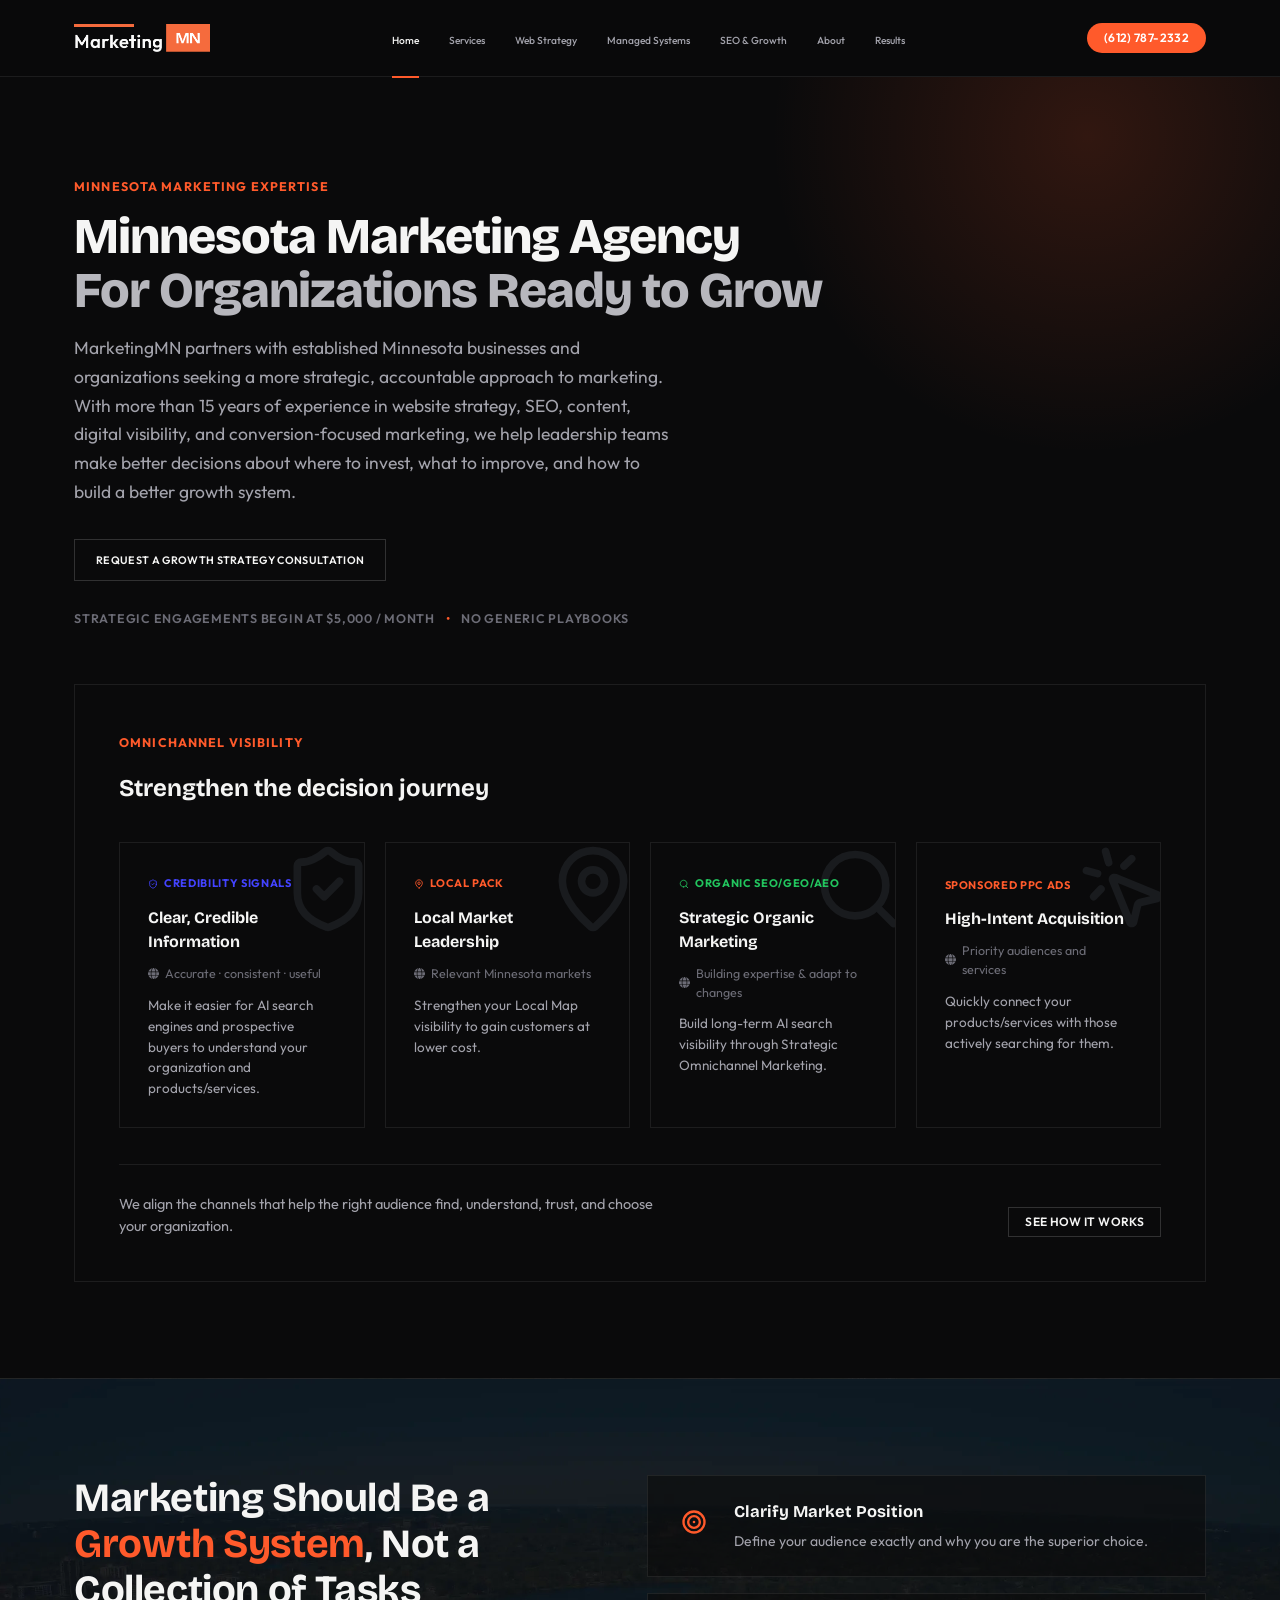
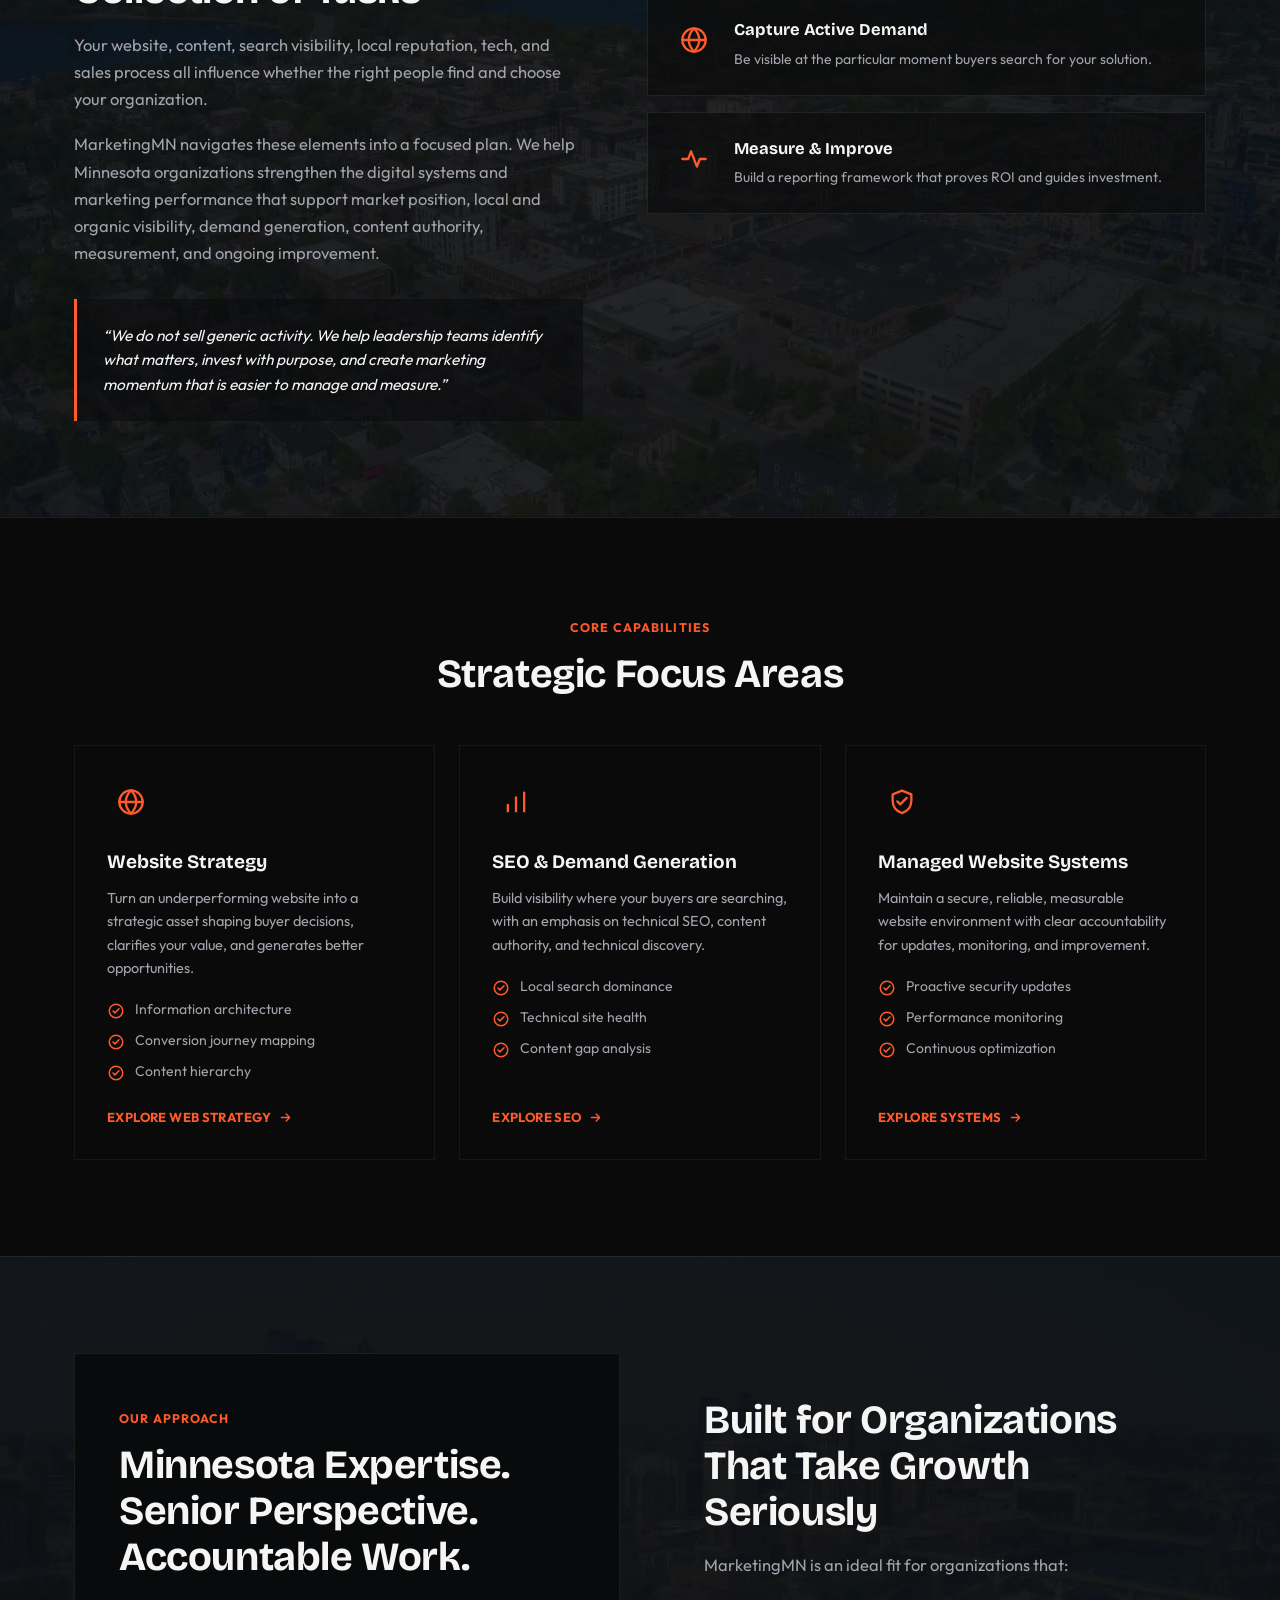
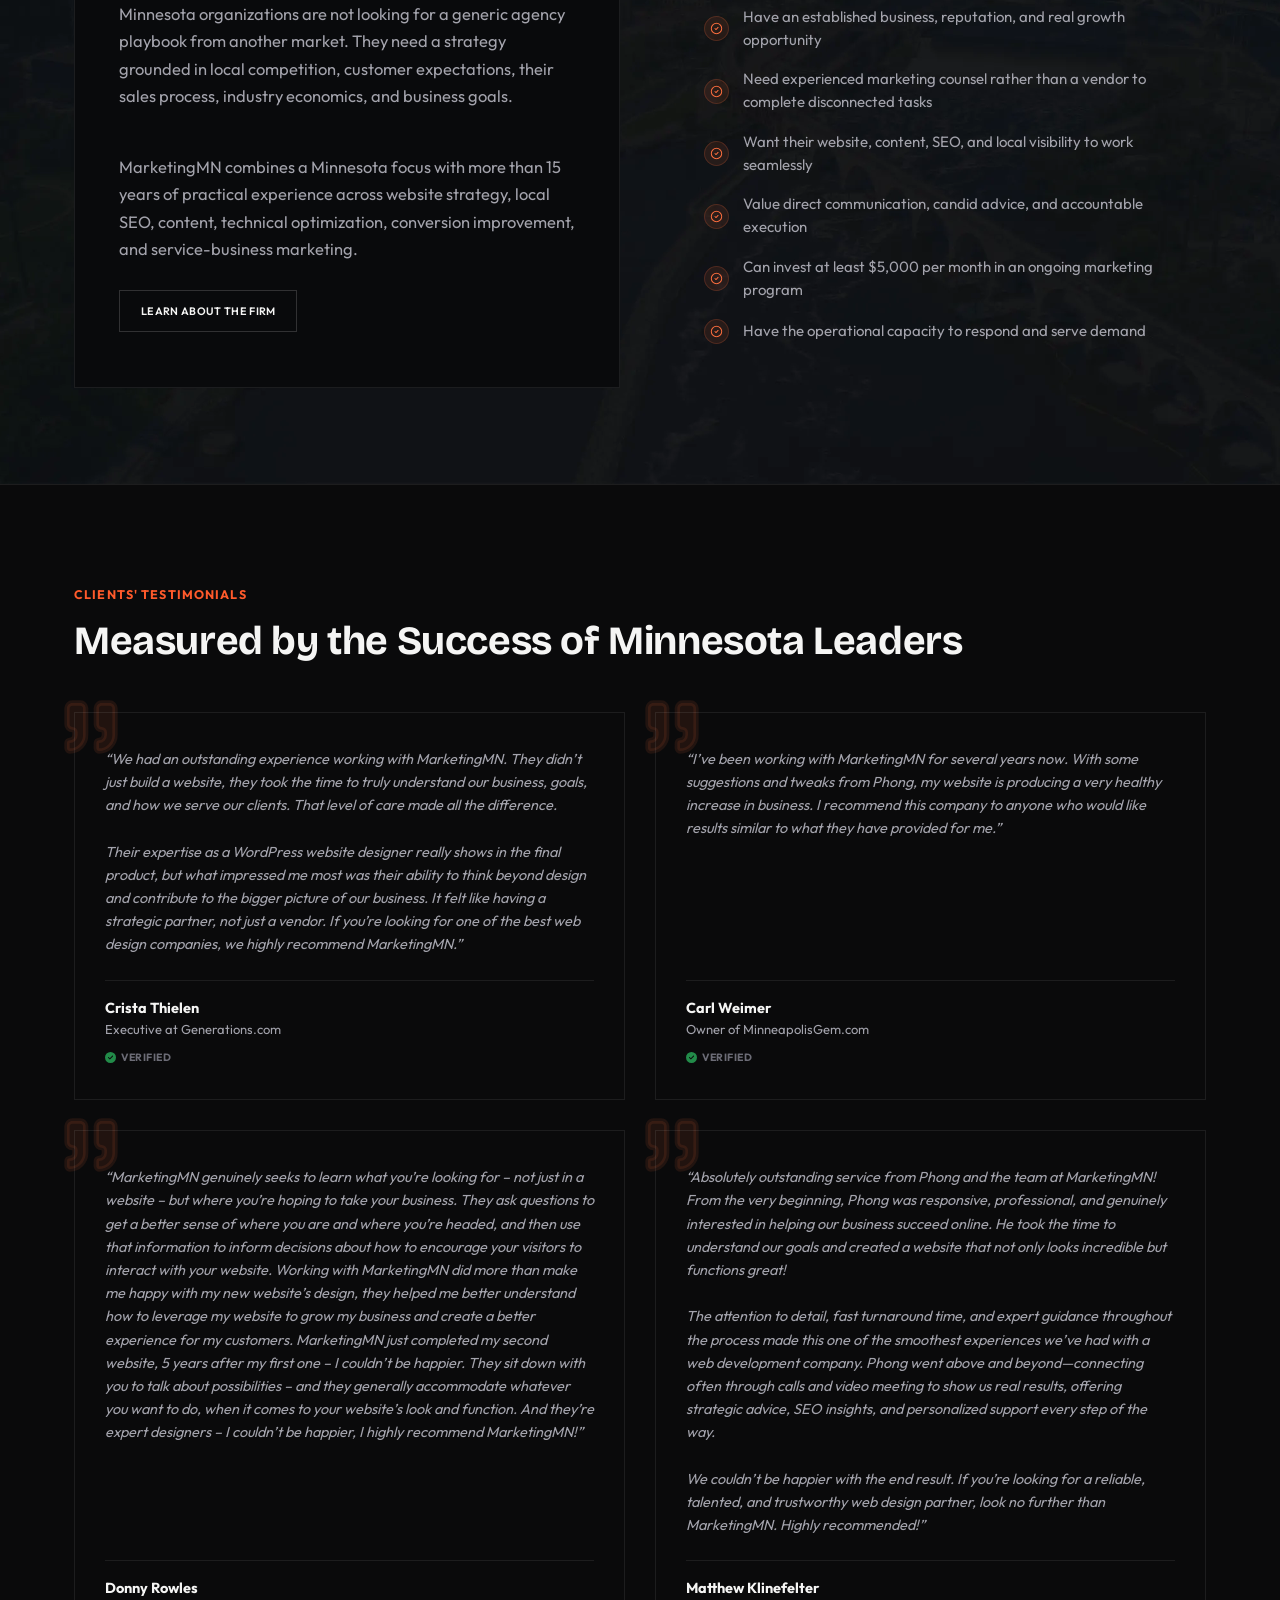
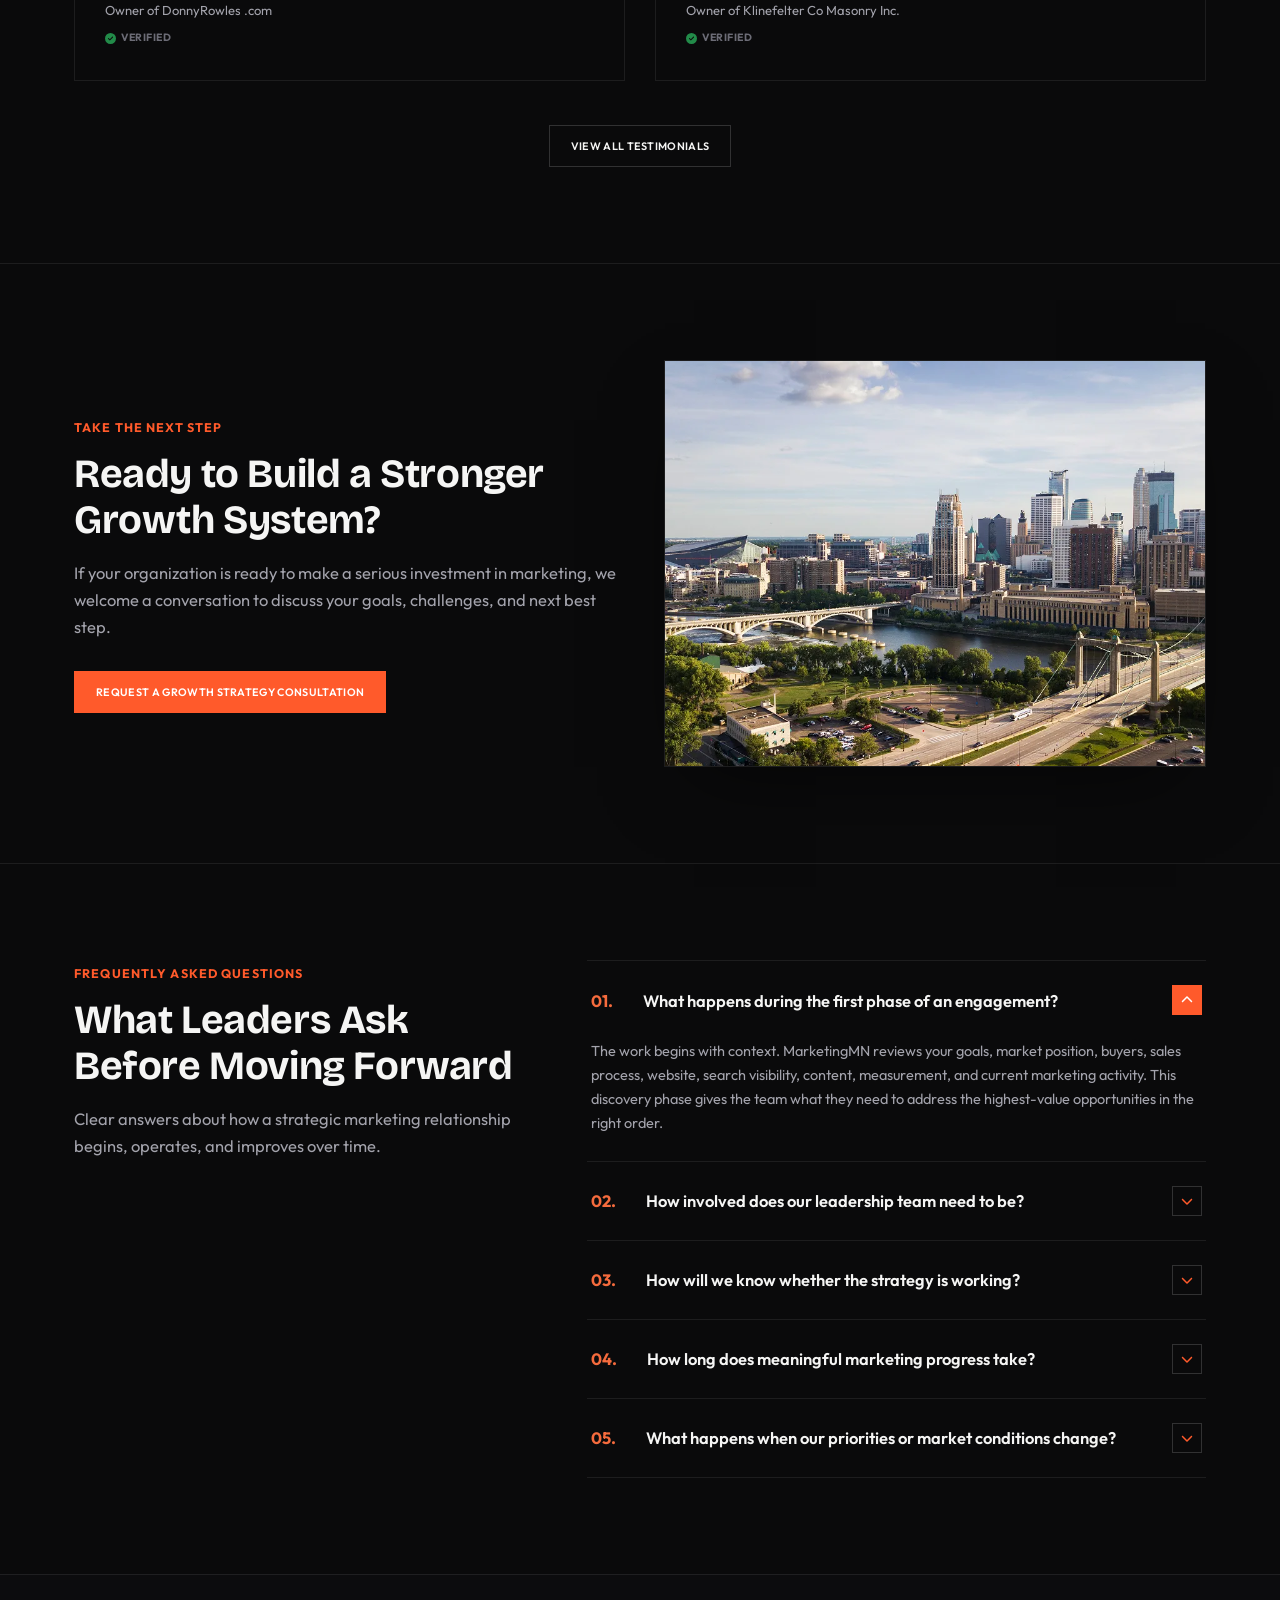
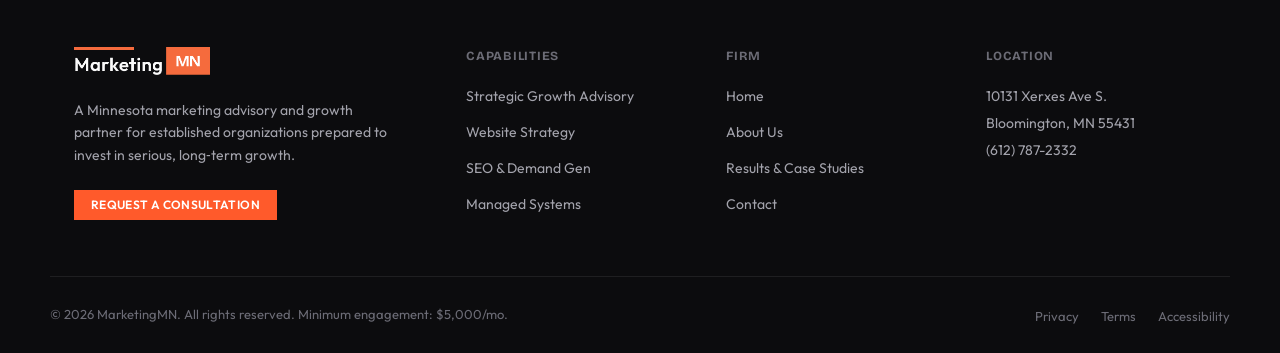
<file: index.html>
<!DOCTYPE html>
<html lang="en">
<head>
  <title>Minnesota Marketing Agency | Strategic SEO/GEO/AEO</title>
  <meta name="description" content="Senior-led marketing strategy for established Minnesota organizations. Website, search, content, and measurement run as one growth system."/>
  <link rel="canonical" href="https://marketingmn.com/">
<meta property="og:title" content="Minnesota Marketing Agency | Strategic SEO/GEO/AEO">
<meta property="og:description" content="Senior-led marketing strategy for established Minnesota organizations. Website, search, content, and measurement run as one growth system.">
<meta property="og:url" content="https://marketingmn.com/">
<meta name="robots" content="follow, index, max-snippet:-1, max-video-preview:-1, max-image-preview:large"/>
<script async src="https://www.googletagmanager.com/gtag/js?id=G-FC7THES9DJ"></script>
<script>
  window.dataLayer = window.dataLayer || [];
  function gtag(){dataLayer.push(arguments);}
  gtag('js', new Date());

  gtag('config', 'G-FC7THES9DJ');
</script>
<meta name="google-site-verification" content="pPh3B9sjVxA-aHsjXC4ombuf2kTuSkJybILrv6YCSL4" />
<!--Schema-->
<script type="application/ld+json">
{
  "@context": "https://schema.org",
  "@graph": [
    {
      "@type": "ProfessionalService",
      "@id": "https://marketingmn.com/#organization",
      "name": "MarketingMN",
      "url": "https://marketingmn.com/",
      "description": "A Minnesota marketing advisory and growth partner for established organizations prepared to invest in serious, long-term growth.",
      "logo": {
        "@type": "ImageObject",
        "url": "https://marketingmn.com/assets/images/MarketingMN-Logo-White.png"
      },
      "image": "https://marketingmn.com/assets/images/MarketingMN-Logo-White.png",
      "telephone": "+1-612-787-2332",
      "priceRange": "$5,000+ per month",
      "areaServed": {
        "@type": "State",
        "name": "Minnesota",
        "sameAs": [
          "https://www.wikidata.org/wiki/Q1527",
          "https://en.wikipedia.org/wiki/Minnesota"
        ]
      },
      "contactPoint": {
        "@type": "ContactPoint",
        "telephone": "+1-612-590-8080",
        "contactType": "sales",
        "areaServed": "US-MN",
        "availableLanguage": "English"
      },
      "knowsAbout": [
        "Marketing strategy",
        "Website strategy",
        {
          "@type": "Thing",
          "name": "Search engine optimization",
          "sameAs": "https://www.wikidata.org/wiki/Q180711"
        },
        "Demand generation",
        "Content strategy",
        "Website management"
      ],
      "hasOfferCatalog": {
        "@type": "OfferCatalog",
        "name": "MarketingMN capabilities",
        "itemListElement": [
          {
            "@type": "Offer",
            "itemOffered": {
              "@type": "Service",
              "name": "Strategic Growth Advisory",
              "url": "https://marketingmn.com/services/"
            }
          },
          {
            "@type": "Offer",
            "itemOffered": {
              "@type": "Service",
              "name": "Website Strategy & Digital Experience",
              "url": "https://marketingmn.com/web-strategy/"
            }
          },
          {
            "@type": "Offer",
            "itemOffered": {
              "@type": "Service",
              "name": "SEO, Content & Demand Generation",
              "url": "https://marketingmn.com/seo-growth/"
            }
          },
          {
            "@type": "Offer",
            "itemOffered": {
              "@type": "Service",
              "name": "Managed Website Systems",
              "url": "https://marketingmn.com/managed-systems/"
            }
          }
        ]
      }
    },
    {
      "@type": "WebSite",
      "@id": "https://marketingmn.com/#website",
      "url": "https://marketingmn.com/",
      "name": "MarketingMN",
      "publisher": {
        "@id": "https://marketingmn.com/#organization"
      },
      "inLanguage": "en-US"
    },
    {
      "@type": "WebPage",
      "@id": "https://marketingmn.com/#webpage",
      "url": "https://marketingmn.com/",
      "name": "Strategic Minnesota Marketing Agency | SEO/GEO/AEO | MarketingMN",
      "description": "Senior-led marketing strategy for established Minnesota organizations. Website, search, content, and measurement run as one growth system.",
      "isPartOf": {
        "@id": "https://marketingmn.com/#website"
      },
      "inLanguage": "en-US",
      "about": {
        "@id": "https://marketingmn.com/#organization"
      }
    },
    {
      "@type": "FAQPage",
      "@id": "https://marketingmn.com/#faq",
      "isPartOf": {
        "@id": "https://marketingmn.com/#webpage"
      },
      "mainEntity": [
        {
          "@type": "Question",
          "name": "What happens during the first phase of an engagement?",
          "acceptedAnswer": {
            "@type": "Answer",
            "text": "The work begins with context. MarketingMN reviews your goals, market position, buyers, sales process, website, search visibility, content, measurement, and current marketing activity. This discovery phase gives the team what they need to address the highest-value opportunities in the right order."
          }
        },
        {
          "@type": "Question",
          "name": "How involved does our leadership team need to be?",
          "acceptedAnswer": {
            "@type": "Answer",
            "text": "Your team brings the business knowledge including customer insight, operational realities, priorities, and timely approvals. MarketingMN provides senior marketing perspective, focused recommendations, and accountable execution. The goal is a practical working rhythm that keeps leaders informed without turning marketing management into another full-time job."
          }
        },
        {
          "@type": "Question",
          "name": "How will we know whether the strategy is working?",
          "acceptedAnswer": {
            "@type": "Answer",
            "text": "Measurement is tied to the purpose of the priorities. Depending on such, that may include qualified opportunities, conversion actions, local and organic visibility, content engagement, and website performance. Reporting should explain what changed, what the evidence suggests, and what decision or improvement comes next."
          }
        },
        {
          "@type": "Question",
          "name": "How long does meaningful marketing progress take?",
          "acceptedAnswer": {
            "@type": "Answer",
            "text": "There is no credible universal timeline. Technical corrections and conversion improvements may show earlier signals, while search authority, content visibility, and demand generation compound over time. Your starting point, competitive landscape, internal response speed, and level of investment all affect the pace. MarketingMN establishes practical milestones rather than promising an unsupported result by a fixed date."
          }
        },
        {
          "@type": "Question",
          "name": "What happens when our priorities or market conditions change?",
          "acceptedAnswer": {
            "@type": "Answer",
            "text": "A growth system should adapt. Ongoing measurement, customer feedback, competitive changes, and business priorities can all affect what deserves attention next. MarketingMN uses that evidence to revisit the roadmap, explain the tradeoffs, and redirect effort deliberately without falling back into disconnected, reactive tasks."
          }
        }
      ]
    }
  ]
}
</script>

      <meta charset="UTF-8">
  <meta name="viewport" content="width=device-width, initial-scale=1.0">
  <link rel="apple-touch-icon" sizes="180x180" href="/apple-touch-icon.png">
<link rel="icon" type="image/png" sizes="32x32" href="/favicon-32x32.png">
<link rel="icon" type="image/png" sizes="16x16" href="/favicon-16x16.png">
<link rel="manifest" href="/site.webmanifest">
  <link rel="preconnect" href="https://fonts.googleapis.com">
  <link rel="preconnect" href="https://fonts.gstatic.com" crossorigin>
  <link href="https://fonts.googleapis.com/css2?family=Bricolage+Grotesque:opsz,wght@12..96,400..800&family=Outfit:wght@400;500;600;700;800&display=swap" rel="stylesheet">

  <link rel="stylesheet" href="https://cdnjs.cloudflare.com/ajax/libs/font-awesome/6.5.1/css/all.min.css" integrity="sha512-DTOQO9RWCH3ppGqcWaEA1BIZOC6xxalwEsw9c2QQeAIftl+Vegovlnee1c9QX4TctnWMn13TZye+giMm8e2LwA==" crossorigin="anonymous" referrerpolicy="no-referrer">

  <link rel="stylesheet" href="/assets/css/style.css">
</head>
<body class="page-home">
  <header class="site-header">
  <div class="container header-inner">
    <a href="/" class="logo" aria-label="MarketingMN home">
      <img src="/assets/images/MarketingMN-Logo-White.png" alt="MarketingMN" class="logo-img">
    </a>

    <nav class="main-nav" id="main-nav" aria-label="Primary">
      <ul>
        <li><a href="/" class="nav-link active">Home</a></li>
        <li><a href="/services/" class="nav-link">Services</a></li>
        <li><a href="/web-strategy/" class="nav-link">Web Strategy</a></li>
        <li><a href="/managed-systems/" class="nav-link">Managed Systems</a></li>
        <li><a href="/seo-growth/" class="nav-link">SEO &amp; Growth</a></li>
        <li><a href="/about/" class="nav-link">About</a></li>
        <li><a href="/results/" class="nav-link">Results</a></li>
      </ul>
    </nav>

    <a href="tel:6127872332" class="btn btn-primary btn-sm header-cta">(612) 787-2332</a>

    <button class="nav-toggle" id="nav-toggle" aria-expanded="false" aria-controls="main-nav" aria-label="Toggle navigation menu">
      <i class="fa-solid fa-bars" aria-hidden="true"></i>
    </button>
  </div>
</header>

  <main>
    <!-- HERO -->
    <section class="hero">
      <div class="container">
        <div class="hero-inner">
          <p class="eyebrow">Minnesota Marketing Expertise</p>
          <h1>Minnesota Marketing Agency<br><span class="line-dim">For Organizations Ready to Grow</span></h1>
          <p class="lede">MarketingMN partners with established Minnesota businesses and organizations seeking a more strategic, accountable approach to marketing. With more than 15 years of experience in website strategy, SEO, content, digital visibility, and conversion‑focused marketing, we help leadership teams make better decisions about where to invest, what to improve, and how to build a better growth system.</p>
          <div class="hero-actions">
            <a href="/contact/" class="btn btn-outline">Request a Growth Strategy Consultation</a>
          </div>
          <p class="hero-fineprint">Strategic engagements begin at $5,000 / month <span class="dot">&bull;</span> No generic playbooks</p>
        </div>
      </div>

      <div class="container">
        <div class="panel" id="omnichannel">
          <div class="panel-header">
            <p class="eyebrow">Omnichannel Visibility</p>
            <h3>Strengthen the decision journey</h3>
          </div>

          <div class="panel-grid">
            <div class="mini-card">
              <img src="[data-uri]" alt="Icon" width="92" height="92" class="mini-watermark">
              <div class="mini-card-content">
                <span class="mini-tag mini-tag--blue"><img src="[data-uri]" alt="Icon" width="10" height="10">Credibility Signals</span>
                <h4>Clear, Credible Information</h4>
                <p class="mini-caption"><img src="[data-uri]" alt="Icon" width="11" height="11">Accurate &middot; consistent &middot; useful</p>
                <p class="mini-desc">Make it easier for AI search engines and prospective buyers to understand your organization and products/services.</p>
              </div>
            </div>
            <div class="mini-card">
              <img src="[data-uri]" alt="Icon" width="92" height="92" class="mini-watermark">
              <div class="mini-card-content">
                <span class="mini-tag"><img src="[data-uri]" alt="Icon" width="10" height="10">Local Pack</span>
                <h4>Local Market Leadership</h4>
                <p class="mini-caption"><img src="[data-uri]" alt="Icon" width="11" height="11">Relevant Minnesota markets</p>
                <p class="mini-desc">Strengthen your Local Map visibility to gain customers at lower cost.</p>
              </div>
            </div>
            <div class="mini-card">
              <img src="[data-uri]" alt="Icon" width="92" height="92" class="mini-watermark">
              <div class="mini-card-content">
                <span class="mini-tag mini-tag--green"><img src="[data-uri]" alt="Icon" width="10" height="10">Organic SEO/GEO/AEO</span>
                <h4>Strategic Organic Marketing</h4>
                <p class="mini-caption"><img src="[data-uri]" alt="Icon" width="11" height="11">Building expertise & adapt to changes</p>
                <p class="mini-desc">Build long-term AI search visibility through Strategic Omnichannel Marketing.</p>
              </div>
            </div>
            <div class="mini-card">
              <img src="[data-uri]" alt="Icon" width="92" height="92" class="mini-watermark">
              <div class="mini-card-content">
                <span class="mini-tag">Sponsored PPC Ads</span>
                <h4>High-Intent Acquisition</h4>
                <p class="mini-caption"><img src="[data-uri]" alt="Icon" width="11" height="11">Priority audiences and services</p>
                <p class="mini-desc">Quickly connect your products/services with those actively searching for them.</p>
              </div>
            </div>
          </div>

          <div class="panel-footer">
            <p>We align the channels that help the right audience find, understand, trust, and choose your organization.</p>
            <a href="/services/" class="btn btn-outline btn-sm">See How It Works</a>
          </div>
        </div>
      </div>
    </section>

    <!-- THE PROBLEM -->
    <section class="section" id="problem" style="background-image: url('/assets/images/problem-bg.webp'); background-size: cover; background-position: center;">
      <div class="container problem-grid">
        <div class="problem-copy">
          <!--<p class="eyebrow">The Problem</p> -->
          <h2>Marketing Should Be a <span class="accent-text">Growth System</span>, Not a Collection of Tasks</h2>
          <p class="lede">Your website, content, search visibility, local reputation, tech, and sales process all influence whether the right people find and choose your organization.</p>
          <p class="lede">MarketingMN navigates these elements into a focused plan. We help Minnesota organizations strengthen the digital systems and marketing performance that support market position, local and organic visibility, demand generation, content authority, measurement, and ongoing improvement.</p>

          <div class="quote-box">
            <p>&ldquo;We do not sell generic activity. We help leadership teams identify what matters, invest with purpose, and create marketing momentum that is easier to manage and measure.&rdquo;</p>
          </div>
        </div>

        <div class="stack-list">
          <div class="stack-item">
            <span class="stack-icon"><img src="[data-uri]" alt="Icon" width="28" height="28"></span>
            <div>
              <h4>Clarify Market Position</h4>
              <p>Define your audience exactly and why you are the superior choice.</p>
            </div>
          </div>
          <div class="stack-item">
            <span class="stack-icon"><img src="[data-uri]" alt="Icon" width="28" height="28"></span>
            <div>
              <h4>Capture Active Demand</h4>
              <p>Be visible at the particular moment buyers search for your solution.</p>
            </div>
          </div>
          <div class="stack-item">
            <span class="stack-icon"><img src="[data-uri]" alt="Icon" width="28" height="28"></span>
            <div>
              <h4>Measure &amp; Improve</h4>
              <p>Build a reporting framework that proves ROI and guides investment.</p>
            </div>
          </div>
        </div>
      </div>
    </section>

    <!-- CORE CAPABILITIES -->
    <section class="section" id="capabilities">
      <div class="container">
        <div class="section-head">
          <p class="eyebrow">Core Capabilities</p>
          <h2>Strategic Focus Areas</h2>
        </div>

        <div class="cap-grid">
          <div class="cap-card">
            <span class="cap-icon"><img src="[data-uri]" alt="Icon" width="28" height="28"></span>
            <h3>Website Strategy</h3>
            <p>Turn an underperforming website into a strategic asset shaping buyer decisions, clarifies your value, and generates better opportunities.</p>
            <ul class="check-list">
              <li><img src="[data-uri]" alt="Icon" width="18" height="18">Information architecture</li>
              <li><img src="[data-uri]" alt="Icon" width="18" height="18">Conversion journey mapping</li>
              <li><img src="[data-uri]" alt="Icon" width="18" height="18">Content hierarchy</li>
            </ul>
            <a href="/web-strategy/" class="btn-link">Explore Web Strategy <img src="[data-uri]" alt="Icon" width="11" height="11"></a>
          </div>

          <div class="cap-card">
            <span class="cap-icon"><img src="[data-uri]" alt="Icon" width="28" height="28"></span>
            <h3>SEO &amp; Demand Generation</h3>
            <p>Build visibility where your buyers are searching, with an emphasis on technical SEO, content authority, and technical discovery.</p>
            <ul class="check-list">
              <li><img src="[data-uri]" alt="Icon" width="18" height="18">Local search dominance</li>
              <li><img src="[data-uri]" alt="Icon" width="18" height="18">Technical site health</li>
              <li><img src="[data-uri]" alt="Icon" width="18" height="18">Content gap analysis</li>
            </ul>
            <a href="/seo-growth/" class="btn-link">Explore SEO <img src="[data-uri]" alt="Icon" width="11" height="11"></a>
          </div>

          <div class="cap-card">
            <span class="cap-icon"><img src="[data-uri]" alt="Icon" width="28" height="28"></span>
            <h3>Managed Website Systems</h3>
            <p>Maintain a secure, reliable, measurable website environment with clear accountability for updates, monitoring, and improvement.</p>
            <ul class="check-list">
              <li><img src="[data-uri]" alt="Icon" width="18" height="18">Proactive security updates</li>
              <li><img src="[data-uri]" alt="Icon" width="18" height="18">Performance monitoring</li>
              <li><img src="[data-uri]" alt="Icon" width="18" height="18">Continuous optimization</li>
            </ul>
            <a href="/managed-systems/" class="btn-link">Explore Systems <img src="[data-uri]" alt="Icon" width="11" height="11"></a>
          </div>
        </div>
      </div>
    </section>

    <!-- APPROACH / FIT -->
    <section class="section" id="approach" style="background-image: url('/assets/images/approach-bg.webp'); background-size: cover; background-position: center;">
      <div class="container approach-grid">
        <div class="approach-panel">
          <p class="eyebrow">Our Approach</p>
          <h2>Minnesota Expertise. Senior Perspective. Accountable Work.</h2>
          <p class="lede">Minnesota organizations are not looking for a generic agency playbook from another market. They need a strategy grounded in local competition, customer expectations, their sales process, industry economics, and business goals.</p>
          <p class="lede">MarketingMN combines a Minnesota focus with more than 15 years of practical experience across website strategy, local SEO, content, technical optimization, conversion improvement, and service-business marketing.</p>
          <a href="/about/" class="btn btn-outline">Learn About the Firm</a>
        </div>

        <div class="approach-content">
          <h2>Built for Organizations That Take Growth Seriously</h2>
          <p class="lede">MarketingMN is an ideal fit for organizations that:</p>

          <div class="qualify-list">
            <div class="qualify-item">
              <span class="qualify-icon"><img src="[data-uri]" alt="Icon" width="25" height="25"></span>
              <p>Have an established business, reputation, and real growth opportunity</p>
            </div>
            <div class="qualify-item">
              <span class="qualify-icon"><img src="[data-uri]" alt="Icon" width="25" height="25"></span>
              <p>Need experienced marketing counsel rather than a vendor to complete disconnected tasks</p>
            </div>
            <div class="qualify-item">
              <span class="qualify-icon"><img src="[data-uri]" alt="Icon" width="25" height="25"></span>
              <p>Want their website, content, SEO, and local visibility to work seamlessly</p>
            </div>
            <div class="qualify-item">
              <span class="qualify-icon"><img src="[data-uri]" alt="Icon" width="25" height="25"></span>
              <p>Value direct communication, candid advice, and accountable execution</p>
            </div>
            <div class="qualify-item">
              <span class="qualify-icon"><img src="[data-uri]" alt="Icon" width="25" height="25"></span>
              <p>Can invest at least $5,000 per month in an ongoing marketing program</p>
            </div>
            <div class="qualify-item">
              <span class="qualify-icon"><img src="[data-uri]" alt="Icon" width="25" height="25"></span>
              <p>Have the operational capacity to respond and serve demand</p>
            </div>
          </div>
        </div>
      </div>
    </section>

    <!-- TESTIMONIALS -->
    <section class="section" id="results">
      <div class="container">
        <div class="testimonial-head">
          <div>
            <p class="eyebrow">Clients' Testimonials<span class="placeholder-tag1"></span></p>
            <h2>Measured by the Success of Minnesota Leaders</h2>
          </div>
        </div>

        <div class="testimonial-grid">
          <div class="testimonial-card">
            <img src="[data-uri]" alt="Icon" width="64" height="64" class="quote-mark">
            <p class="quote-text">“We had an outstanding experience working with MarketingMN. They didn’t just build a website, they took the time to truly understand our business, goals, and how we serve our clients. That level of care made all the difference.<br><br>Their expertise as a WordPress website designer really shows in the final product, but what impressed me most was their ability to think beyond design and contribute to the bigger picture of our business. It felt like having a strategic partner, not just a vendor. If you’re looking for one of the best web design companies, we highly recommend MarketingMN.”</p>
            <div class="testimonial-meta">
              <p class="name">Crista Thielen</p>
              <p class="role">Executive at Generations.com</p>
              <p class="verified"><img src="[data-uri]" alt="Icon" width="11" height="11">Verified</p>
            </div>
          </div>
          <div class="testimonial-card">
            <img src="[data-uri]" alt="Icon" width="64" height="64" class="quote-mark">
            <p class="quote-text">“I’ve been working with MarketingMN for several years now. With some suggestions and tweaks from Phong, my website is producing a very healthy increase in business. I recommend this company to anyone who would like results similar to what they have provided for me.”</p>
            <div class="testimonial-meta">
              <p class="name">Carl Weimer</p>
              <p class="role">Owner of MinneapolisGem.com</p>
              <p class="verified"><img src="[data-uri]" alt="Icon" width="11" height="11">Verified</p>
            </div>
          </div>
          <div class="testimonial-card">
            <img src="[data-uri]" alt="Icon" width="64" height="64" class="quote-mark">
            <p class="quote-text">“MarketingMN genuinely seeks to learn what you’re looking for – not just in a website – but where you’re hoping to take your business. They ask questions to get a better sense of where you are and where you’re headed, and then use that information to inform decisions about how to encourage your visitors to interact with your website. Working with MarketingMN did more than make me happy with my new website’s design, they helped me better understand how to leverage my website to grow my business and create a better experience for my customers. MarketingMN just completed my second website, 5 years after my first one – I couldn’t be happier. They sit down with you to talk about possibilities – and they generally accommodate whatever you want to do, when it comes to your website’s look and function. And they’re expert designers – I couldn’t be happier, I highly recommend MarketingMN!”</p>
            <div class="testimonial-meta">
              <p class="name">Donny Rowles</p>
              <p class="role">Owner of DonnyRowles .com</p>
              <p class="verified"><img src="[data-uri]" alt="Icon" width="11" height="11">Verified</p>
            </div>
          </div>
          <div class="testimonial-card">
            <img src="[data-uri]" alt="Icon" width="64" height="64" class="quote-mark">
            <p class="quote-text">“Absolutely outstanding service from Phong and the team at MarketingMN! From the very beginning, Phong was responsive, professional, and genuinely interested in helping our business succeed online. He took the time to understand our goals and created a website that not only looks incredible but functions great!<br><br>The attention to detail, fast turnaround time, and expert guidance throughout the process made this one of the smoothest experiences we’ve had with a web development company. Phong went above and beyond—connecting often through calls and video meeting to show us real results, offering strategic advice, SEO insights, and personalized support every step of the way.<br><br>We couldn’t be happier with the end result. If you’re looking for a reliable, talented, and trustworthy web design partner, look no further than MarketingMN. Highly recommended!”</p>
            <div class="testimonial-meta">
              <p class="name">Matthew Klinefelter</p>
              <p class="role">Owner of Klinefelter Co Masonry Inc.</p>
              <p class="verified"><img src="[data-uri]" alt="Icon" width="11" height="11">Verified</p>
            </div>
          </div>
        </div>

        <div class="testimonial-cta">
          <a href="/results/" class="btn btn-outline">View All Testimonials</a>
        </div>
      </div>
    </section>

    <!-- CTA BANNER -->
    <section class="section cta-banner" id="contact">
      <div class="container">
        <div class="cta-copy">
          <p class="eyebrow">Take the Next Step</p>
          <h2>Ready to Build a Stronger Growth System?</h2>
          <p class="lede">If your organization is ready to make a serious investment in marketing, we welcome a conversation to discuss your goals, challenges, and next best step.</p>
          <a href="/contact/" class="btn btn-primary">Request a Growth Strategy Consultation</a>
        </div>
        <div class="cta-image">
          <img src="/assets/images/mpls-skyline.webp" alt="Minneapolis skyline along the Mississippi River" loading="lazy">
        </div>
      </div>
    </section>

    <!-- FAQ -->
    <section class="section" id="faq">
      <div class="container faq-grid">
        <div class="faq-intro">
          <p class="eyebrow">Frequently Asked Questions</p>
          <h2>What Leaders Ask Before Moving Forward</h2>
          <p class="lede">Clear answers about how a strategic marketing relationship begins, operates, and improves over time.</p>
        </div>

        <div class="faq-list">
          <div class="faq-item" data-open="false">
            <button class="faq-question" aria-expanded="false">
              <span class="faq-num">01.</span><span class="faq-question-text">What happens during the first phase of an engagement?</span>
              <span class="faq-icon"><img src="[data-uri]" alt="Icon" width="12" height="12"></span>
            </button>
            <div class="faq-answer">
              <p>The work begins with context. MarketingMN reviews your goals, market position, buyers, sales process, website, search visibility, content, measurement, and current marketing activity. This discovery phase gives the team what they need to address the highest-value opportunities in the right order.</p>
            </div>
          </div>

          <div class="faq-item" data-open="false">
            <button class="faq-question" aria-expanded="false">
              <span class="faq-num">02.</span><span class="faq-question-text">How involved does our leadership team need to be?</span>
              <span class="faq-icon"><img src="[data-uri]" alt="Icon" width="12" height="12"></span>
            </button>
            <div class="faq-answer">
              <p>Your team brings the business knowledge including customer insight, operational realities, priorities, and timely approvals. MarketingMN provides senior marketing perspective, focused recommendations, and accountable execution. The goal is a practical working rhythm that keeps leaders informed without turning marketing management into another full-time job.</p>
            </div>
          </div>

          <div class="faq-item" data-open="false">
            <button class="faq-question" aria-expanded="false">
              <span class="faq-num">03.</span><span class="faq-question-text">How will we know whether the strategy is working?</span>
              <span class="faq-icon"><img src="[data-uri]" alt="Icon" width="12" height="12"></span>
            </button>
            <div class="faq-answer">
              <p>Measurement is tied to the purpose of the priorities. Depending on such, that may include qualified opportunities, conversion actions, local and organic visibility, content engagement, and website performance. Reporting should explain what changed, what the evidence suggests, and what decision or improvement comes next.</p>
            </div>
          </div>

          <div class="faq-item" data-open="false">
            <button class="faq-question" aria-expanded="false">
              <span class="faq-num">04.</span><span class="faq-question-text">How long does meaningful marketing progress take?</span>
              <span class="faq-icon"><img src="[data-uri]" alt="Icon" width="12" height="12"></span>
            </button>
            <div class="faq-answer">
              <p>There is no credible universal timeline. Technical corrections and conversion improvements may show earlier signals, while search authority, content visibility, and demand generation compound over time. Your starting point, competitive landscape, internal response speed, and level of investment all affect the pace. MarketingMN establishes practical milestones rather than promising an unsupported result by a fixed date.</p>
            </div>
          </div>

          <div class="faq-item" data-open="false">
            <button class="faq-question" aria-expanded="false">
              <span class="faq-num">05.</span><span class="faq-question-text">What happens when our priorities or market conditions change?</span>
              <span class="faq-icon"><img src="[data-uri]" alt="Icon" width="12" height="12"></span>
            </button>
            <div class="faq-answer">
              <p>A growth system should adapt. Ongoing measurement, customer feedback, competitive changes, and business priorities can all affect what deserves attention next. MarketingMN uses that evidence to revisit the roadmap, explain the tradeoffs, and redirect effort deliberately without falling back into disconnected, reactive tasks.</p>
            </div>
          </div>
        </div>
      </div>
    </section>
  </main>

  <footer class="site-footer">
  <div class="container footer-top">
    <div class="footer-brand">
      <a href="/" class="logo" aria-label="MarketingMN home">
        <img src="/assets/images/MarketingMN-Logo-White.png" alt="MarketingMN" class="logo-img">
      </a>
      <p class="footer-tagline">A Minnesota marketing advisory and growth partner for established organizations prepared to invest in serious, long&#8209;term growth.</p>
      <a href="/contact/" class="btn btn-primary btn-sm">Request a Consultation</a>
    </div>

    <div class="footer-col">
      <h3 class="footer-heading">Capabilities</h3>
      <ul class="footer-links">
        <li><a href="/web-strategy/">Strategic Growth Advisory</a></li>
        <li><a href="/web-strategy/">Website Strategy</a></li>
        <li><a href="/seo-growth/">SEO &amp; Demand Gen</a></li>
        <li><a href="/managed-systems/">Managed Systems</a></li>
      </ul>
    </div>

    <div class="footer-col">
      <h3 class="footer-heading">Firm</h3>
      <ul class="footer-links">
        <li><a href="/about/">Home</a></li>
        <li><a href="/about/">About Us</a></li>
        <li><a href="/results/">Results &amp; Case Studies</a></li>
        <li><a href="/contact/">Contact</a></li>
      </ul>
    </div>

    <div class="footer-col">
      <h3 class="footer-heading">Location</h3>
      <address class="footer-address">
        10131 Xerxes Ave S. <br>
        Bloomington, MN 55431<br/>
        (612) 787-2332<br>
        <!--[Email Address] -->
      </address>
    </div>
  </div>

  <div class="container footer-bottom">
    <p>&copy; <span class="js-year">2026</span> MarketingMN. All rights reserved. Minimum engagement: $5,000/mo.</p>
    <ul class="footer-legal">
      <li><a href="/privacy/">Privacy</a></li>
      <li><a href="/terms/">Terms</a></li>
      <li><a href="/accessibility/">Accessibility</a></li>
    </ul>
  </div>
</footer>

<script src="/assets/js/main.js"></script>
<script>document.querySelectorAll(".js-year").forEach(function(e){e.textContent=new Date().getFullYear();});</script>
</body>
</html>
</file>
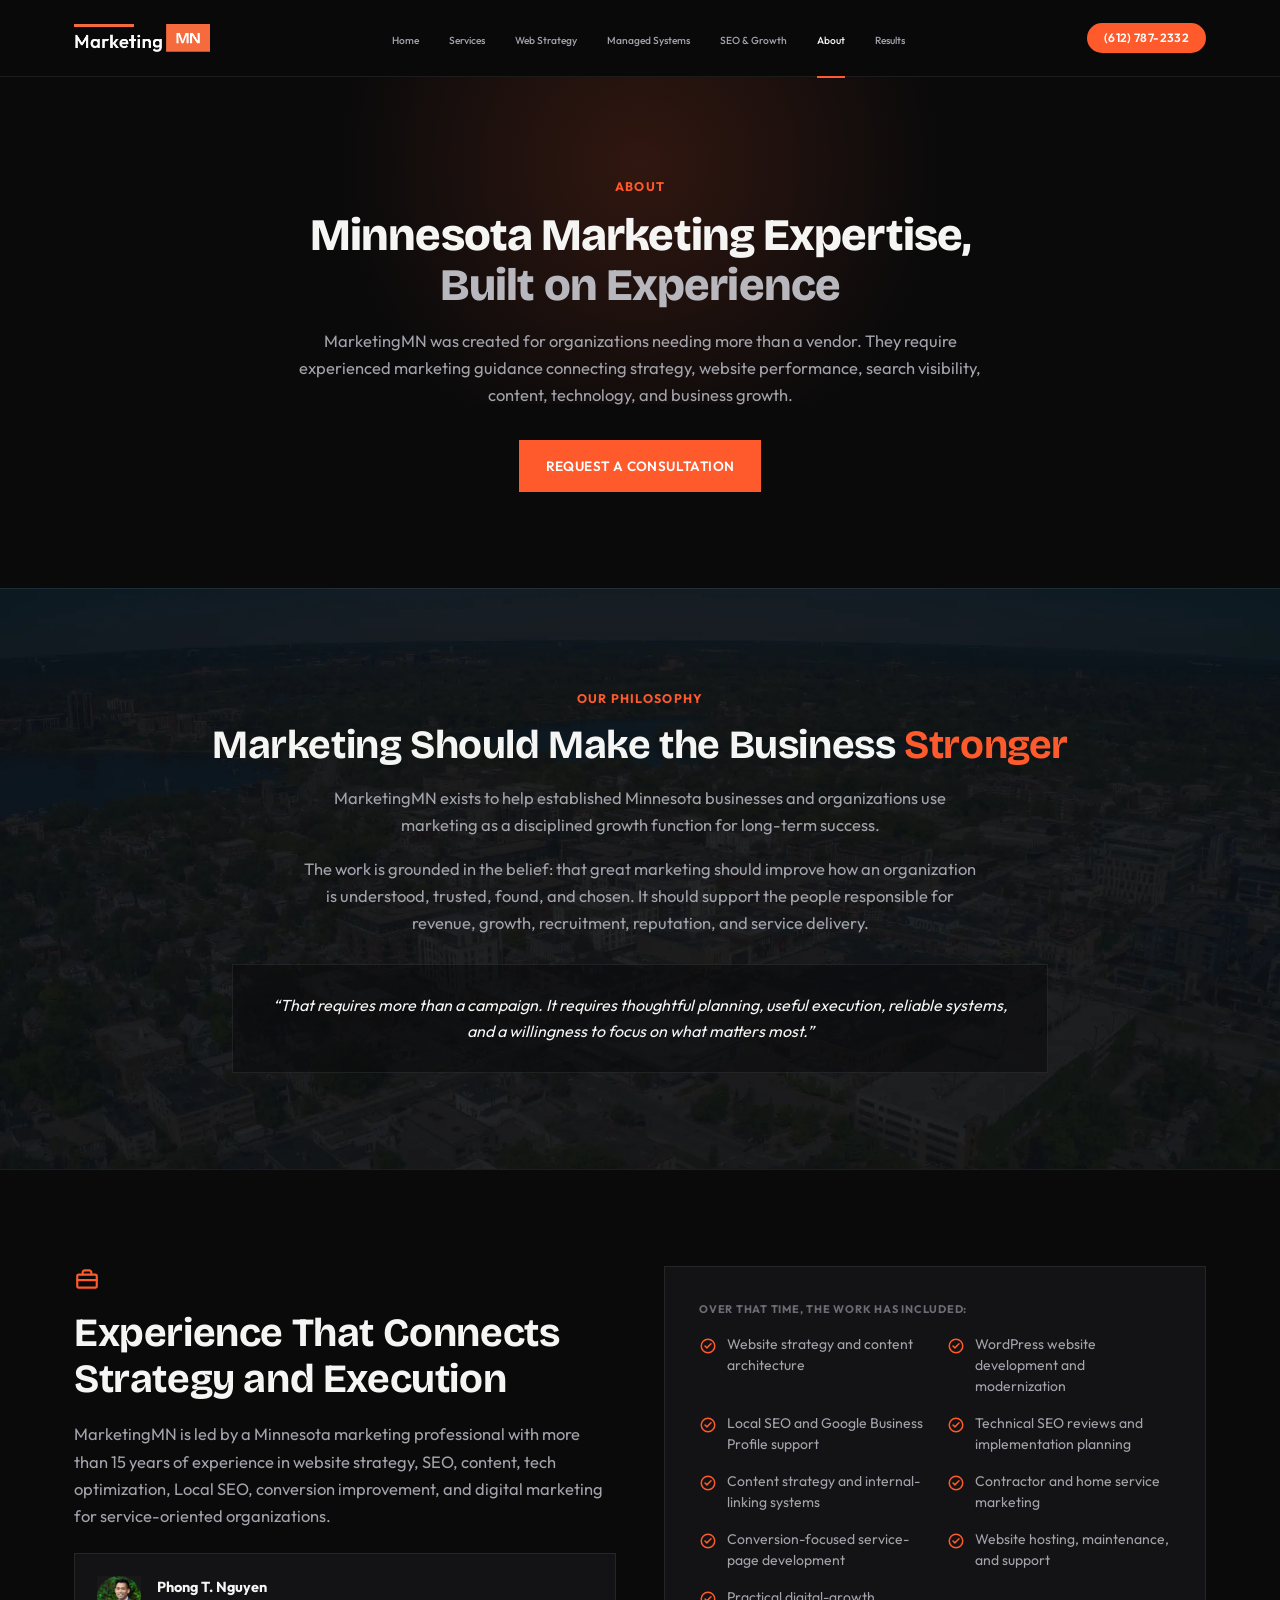
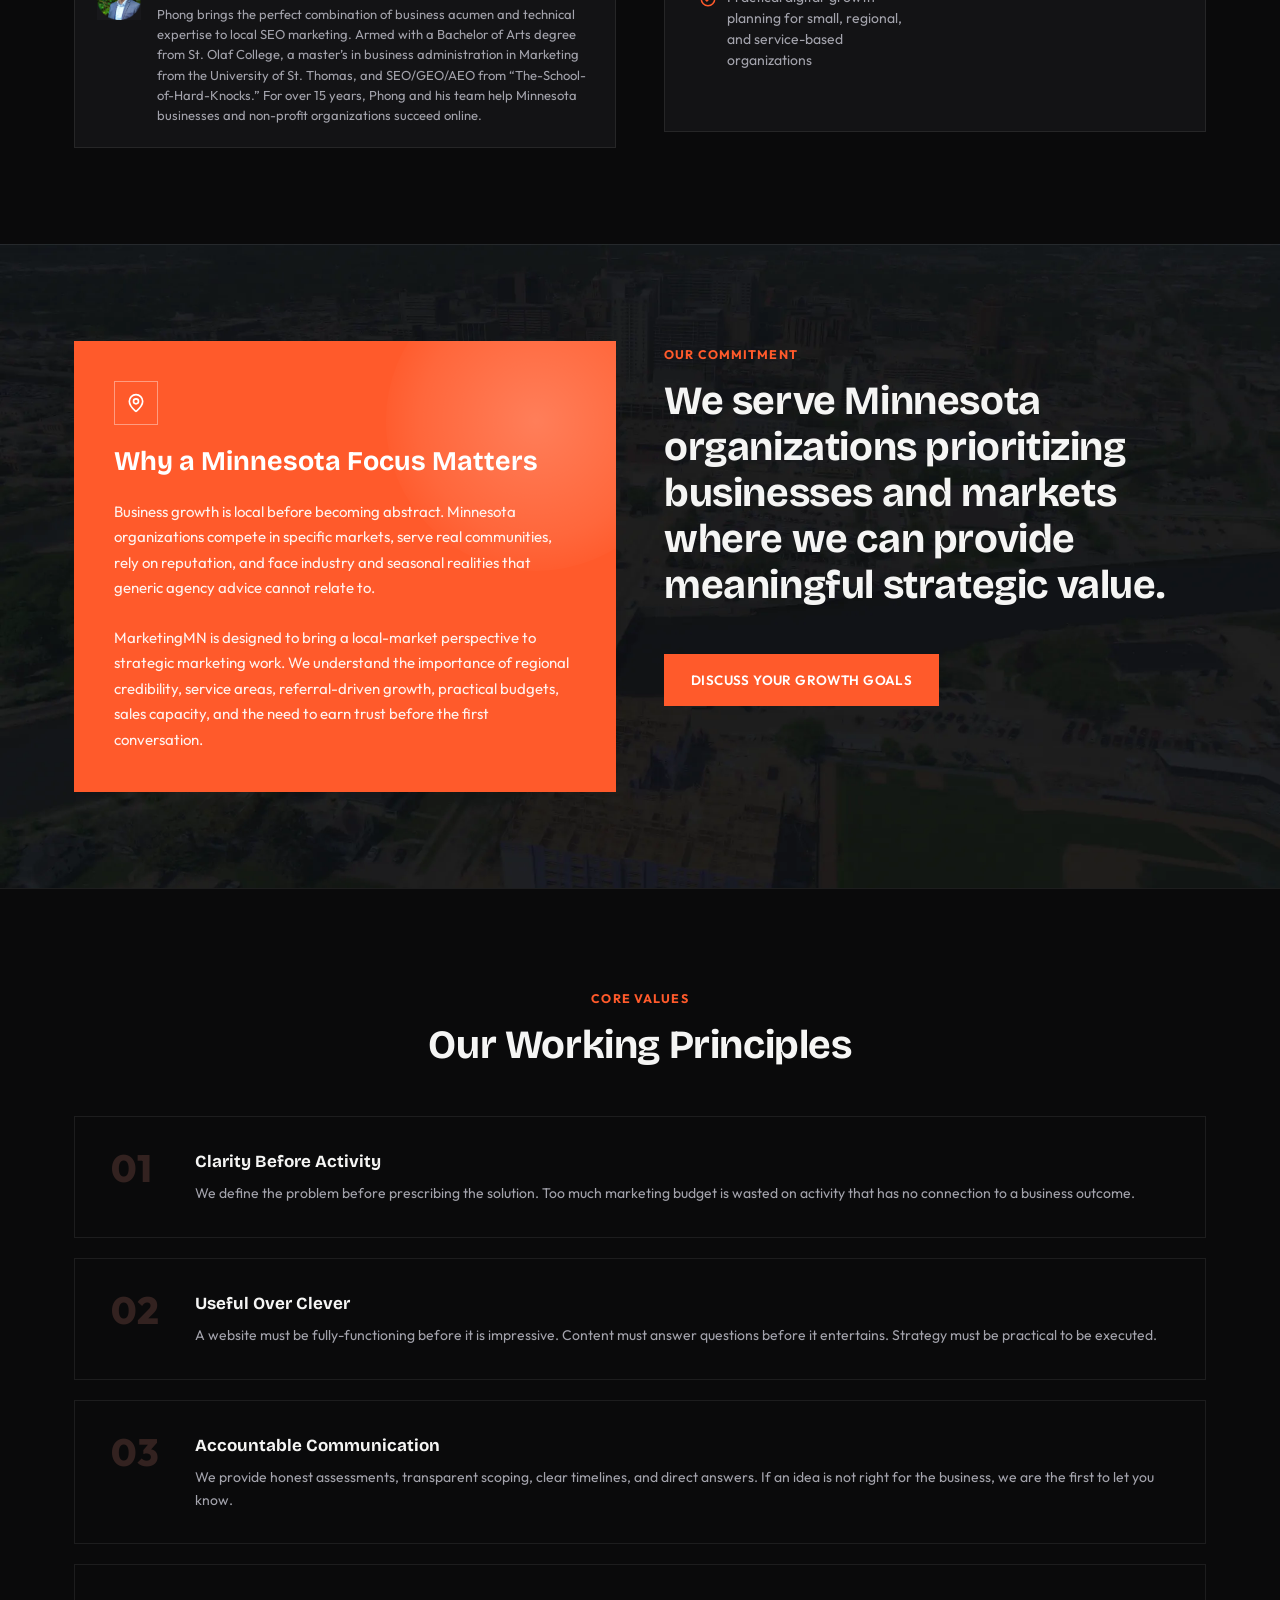
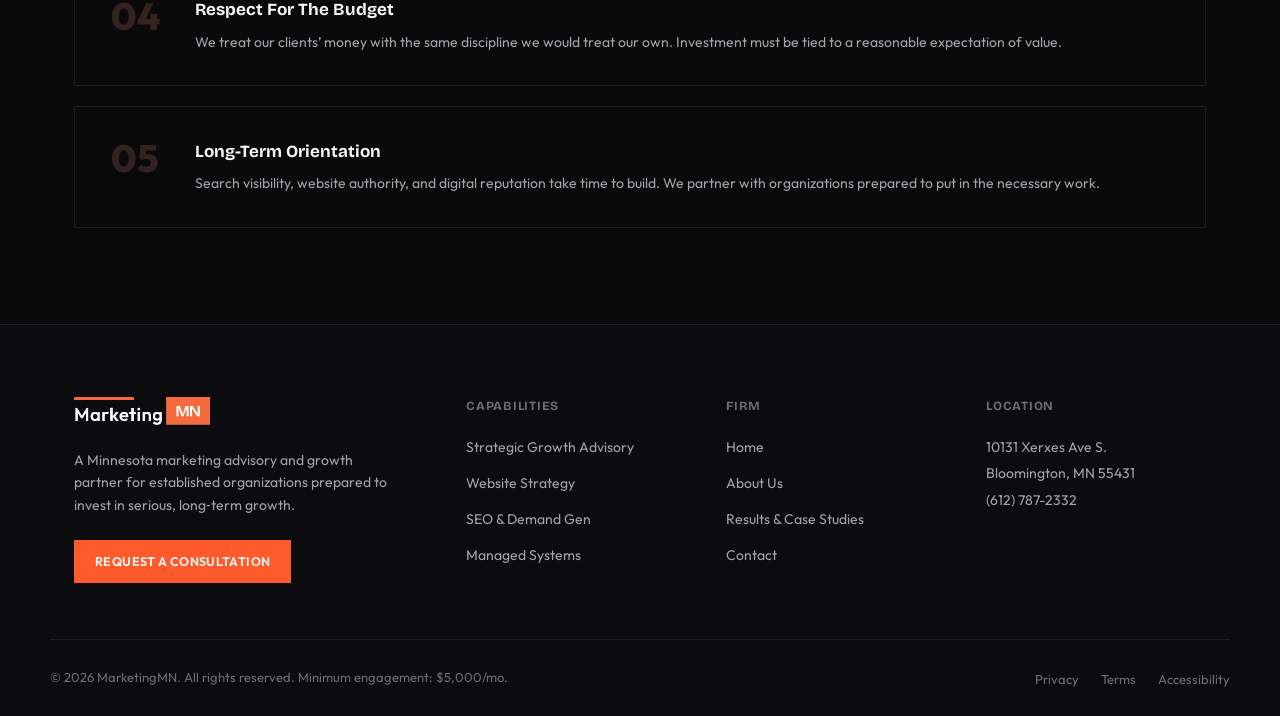
<file: about/index.html>
<!DOCTYPE html>
<html lang="en">
<head>
  <title>About MarketingMN | Minnesota Marketing Expertise</title>
<meta name="description" content="Senior Minnesota marketing guidance with 15+ years across website strategy, search, content, and digital growth for service-based organizations.">
<link rel="canonical" href="https://marketingmn.com/about/">
<meta property="og:title" content="About MarketingMN | Minnesota Marketing Expertise">
<meta property="og:description" content="Senior Minnesota marketing guidance with 15+ years across website strategy, search, content, and digital growth for service-based organizations.">
<meta property="og:url" content="https://marketingmn.com/about/">
<meta name="robots" content="follow, index, max-snippet:-1, max-video-preview:-1, max-image-preview:large"/>
<script async src="https://www.googletagmanager.com/gtag/js?id=G-FC7THES9DJ"></script>
<script>
  window.dataLayer = window.dataLayer || [];
  function gtag(){dataLayer.push(arguments);}
  gtag('js', new Date());

  gtag('config', 'G-FC7THES9DJ');
</script>
<!--schema-->
<script type="application/ld+json">
{
  "@context": "https://schema.org",
  "@graph": [
    {
      "@type": "ProfessionalService",
      "@id": "https://marketingmn.com/#organization",
      "name": "MarketingMN",
      "url": "https://marketingmn.com/",
      "description": "A Minnesota marketing advisory and growth partner for established organizations prepared to invest in serious, long-term growth.",
      "logo": {
        "@type": "ImageObject",
        "url": "https://marketingmn.com/assets/images/MarketingMN-Logo-White.png"
      },
      "image": "https://marketingmn.com/assets/images/MarketingMN-Logo-White.png",
      "telephone": "+1-612-787-2332",
      "priceRange": "$5,000+ per month",
      "areaServed": {
        "@type": "State",
        "name": "Minnesota",
        "sameAs": [
          "https://www.wikidata.org/wiki/Q1527",
          "https://en.wikipedia.org/wiki/Minnesota"
        ]
      },
      "contactPoint": {
        "@type": "ContactPoint",
        "telephone": "+1-612-590-8080",
        "contactType": "sales",
        "areaServed": "US-MN",
        "availableLanguage": "English"
      },
      "knowsAbout": [
        "Marketing strategy",
        "Website strategy",
        {
          "@type": "Thing",
          "name": "Search engine optimization",
          "sameAs": "https://www.wikidata.org/wiki/Q180711"
        },
        "Demand generation",
        "Content strategy",
        "Website management"
      ]
    },
    {
      "@type": "WebSite",
      "@id": "https://marketingmn.com/#website",
      "url": "https://marketingmn.com/",
      "name": "MarketingMN",
      "publisher": {
        "@id": "https://marketingmn.com/#organization"
      },
      "inLanguage": "en-US"
    },
    {
      "@type": "AboutPage",
      "@id": "https://marketingmn.com/about/#webpage",
      "url": "https://marketingmn.com/about/",
      "name": "About MarketingMN | Minnesota Marketing Expertise",
      "description": "Senior Minnesota marketing guidance with 15+ years across website strategy, search, content, and digital growth for service-based organizations.",
      "isPartOf": {
        "@id": "https://marketingmn.com/#website"
      },
      "inLanguage": "en-US",
      "breadcrumb": {
        "@id": "https://marketingmn.com/about/#breadcrumb"
      },
      "mainEntity": {
        "@id": "https://marketingmn.com/#organization"
      }
    },
    {
      "@type": "BreadcrumbList",
      "@id": "https://marketingmn.com/about/#breadcrumb",
      "itemListElement": [
        {
          "@type": "ListItem",
          "position": 1,
          "name": "Home",
          "item": "https://marketingmn.com/"
        },
        {
          "@type": "ListItem",
          "position": 2,
          "name": "About",
          "item": "https://marketingmn.com/about/"
        }
      ]
    }
  ]
}
</script>

      <meta charset="UTF-8">
  <meta name="viewport" content="width=device-width, initial-scale=1.0">
  <link rel="apple-touch-icon" sizes="180x180" href="/apple-touch-icon.png">
<link rel="icon" type="image/png" sizes="32x32" href="/favicon-32x32.png">
<link rel="icon" type="image/png" sizes="16x16" href="/favicon-16x16.png">
<link rel="manifest" href="/site.webmanifest">
  <link rel="preconnect" href="https://fonts.googleapis.com">
  <link rel="preconnect" href="https://fonts.gstatic.com" crossorigin>
  <link href="https://fonts.googleapis.com/css2?family=Bricolage+Grotesque:opsz,wght@12..96,400..800&family=Outfit:wght@400;500;600;700;800&display=swap" rel="stylesheet">

  <link rel="stylesheet" href="https://cdnjs.cloudflare.com/ajax/libs/font-awesome/6.5.1/css/all.min.css" integrity="sha512-DTOQO9RWCH3ppGqcWaEA1BIZOC6xxalwEsw9c2QQeAIftl+Vegovlnee1c9QX4TctnWMn13TZye+giMm8e2LwA==" crossorigin="anonymous" referrerpolicy="no-referrer">

  <link rel="stylesheet" href="/assets/css/style.css">
</head>
<body>
  <header class="site-header">
  <div class="container header-inner">
    <a href="/" class="logo" aria-label="MarketingMN home">
      <img src="/assets/images/MarketingMN-Logo-White.png" alt="MarketingMN" class="logo-img">
    </a>

    <nav class="main-nav" id="main-nav" aria-label="Primary">
      <ul>
        <li><a href="/" class="nav-link">Home</a></li>
        <li><a href="/services/" class="nav-link">Services</a></li>
        <li><a href="/web-strategy/" class="nav-link">Web Strategy</a></li>
        <li><a href="/managed-systems/" class="nav-link">Managed Systems</a></li>
        <li><a href="/seo-growth/" class="nav-link">SEO &amp; Growth</a></li>
        <li><a href="/about/" class="nav-link active">About</a></li>
        <li><a href="/results/" class="nav-link">Results</a></li>
      </ul>
    </nav>

    <a href="tel:6127872332" class="btn btn-primary btn-sm header-cta">(612) 787-2332</a>

    <button class="nav-toggle" id="nav-toggle" aria-expanded="false" aria-controls="main-nav" aria-label="Toggle navigation menu">
      <i class="fa-solid fa-bars" aria-hidden="true"></i>
    </button>
  </div>
</header>

  <main>
    <!-- HERO -->
    <section class="page-hero" id="about-hero">
      <div class="container">
        <div class="page-hero-inner">
          <p class="eyebrow">About</p>
          <h1>Minnesota Marketing Expertise,<br><span class="line-dim">Built on Experience</span></h1>
          <p class="lede">MarketingMN was created for organizations needing more than a vendor. They require experienced marketing guidance connecting strategy, website performance, search visibility, content, technology, and business growth.</p>
          <div class="hero-actions-center">
            <a href="/contact/" class="btn btn-primary">Request a Consultation</a>
          </div>
        </div>
      </div>
    </section>

    <!-- OUR PHILOSOPHY (photographic background) -->
    <section class="section" id="philosophy" style="background-image: url('/assets/images/philosophy-bg.webp'); background-size: cover; background-position: center;">
      <div class="container">
        <div class="requirements-intro">
          <p class="eyebrow">Our Philosophy</p>
          <h2>Marketing Should Make the Business<span class="line-accent"> Stronger</span></h2>
          <p class="lede">MarketingMN exists to help established Minnesota businesses and organizations use marketing as a disciplined growth function for long-term success.</p>
          <p class="lede">The work is grounded in the belief: that great  marketing should improve how an organization is understood, trusted, found, and chosen. It should support the people responsible for revenue, growth, recruitment, reputation, and service delivery.</p>

          <div class="quote-card-center">
            <p>&ldquo;That requires more than a campaign. It requires thoughtful planning, useful execution, reliable systems, and a willingness to focus on what matters most.&rdquo;</p>
          </div>
        </div>
      </div>
    </section>

    <!-- EXPERIENCE -->
    <section class="section" id="experience">
      <div class="container split-grid">
        <div>
          <img src="[data-uri]" alt="Icon" width="26" height="26" class="icon-lead">
          <h2>Experience That Connects Strategy and Execution</h2>
          <p class="lede">MarketingMN is led by a Minnesota marketing professional with more than 15 years of experience in website strategy, SEO, content, tech optimization, Local SEO, conversion improvement, and digital marketing for service-oriented organizations.</p>

          <div class="bio-card">
            <span class="bio-avatar"><img src="/assets/images/Phong-T-Nguyen.webp" alt="Phong T. Nguyen_Digital Marketing Expert"></span>
            <div>
              <p class="bio-name">Phong T. Nguyen</p>
              <p class="bio-desc">Phong brings the perfect combination of business acumen and technical expertise to local SEO marketing. Armed with a Bachelor of Arts degree from St. Olaf College, a master’s in business administration in Marketing from the University of St. Thomas, and SEO/GEO/AEO from “The-School-of-Hard-Knocks.” For over 15 years, Phong and his team help Minnesota businesses and non-profit organizations succeed online.</p>
            </div>
          </div>
        </div>

        <div class="info-card">
          <p class="mini-label mini-label--first">Over That Time, The Work Has Included:</p>
          <ul class="check-list check-list--grid">
            <li><img src="[data-uri]" alt="Icon" width="18" height="18">Website strategy and content architecture</li>
            <li><img src="[data-uri]" alt="Icon" width="18" height="18">WordPress website development and modernization</li>
            <li><img src="[data-uri]" alt="Icon" width="18" height="18">Local SEO and Google Business Profile support</li>
            <li><img src="[data-uri]" alt="Icon" width="18" height="18">Technical SEO reviews and implementation planning</li>
            <li><img src="[data-uri]" alt="Icon" width="18" height="18">Content strategy and internal-linking systems</li>
            <li><img src="[data-uri]" alt="Icon" width="18" height="18">Contractor and home service marketing</li>
            <li><img src="[data-uri]" alt="Icon" width="18" height="18">Conversion-focused service-page development</li>
            <li><img src="[data-uri]" alt="Icon" width="18" height="18">Website hosting, maintenance, and support</li>
            <li><img src="[data-uri]" alt="Icon" width="18" height="18">Practical digital-growth planning for small, regional, and service-based organizations</li>
          </ul>
        </div>
      </div>
    </section>

    <!-- OUR COMMITMENT (photographic background) -->
    <section class="section" id="commitment" style="background-image: url('/assets/images/commitment-bg.webp'); background-size: cover; background-position: center;">
      <div class="container split-grid">
        <div class="impact-orange-card">
          <span class="icon-circle-outline"><img src="[data-uri]" alt="Icon" width="20" height="20"></span>
          <h3>Why a Minnesota Focus Matters</h3>
          <p>Business growth is local before becoming abstract. Minnesota organizations compete in specific markets, serve real communities, rely on reputation, and face industry and seasonal realities that generic agency advice cannot relate to.</p>
          <p>MarketingMN is designed to bring a local-market perspective to strategic marketing work. We understand the importance of regional credibility, service areas, referral-driven growth, practical budgets, sales capacity, and the need to earn trust before the first conversation.</p>
        </div>

        <div class="commitment-copy">
          <p class="eyebrow">Our Commitment</p>
          <h2>We serve Minnesota organizations prioritizing businesses and markets where we can provide meaningful strategic value.</h2>
          <a href="/contact/" class="btn btn-primary">Discuss Your Growth Goals</a>
        </div>
      </div>
    </section>

    <!-- CORE VALUES -->
    <section class="section" id="values">
      <div class="container">
        <div class="section-head">
          <p class="eyebrow">Core Values</p>
          <h2>Our Working Principles</h2>
        </div>

        <div class="principles-card">
          <div class="principle-item">
            <span class="principle-num">01</span>
            <div>
              <h4>Clarity Before Activity</h4>
              <p>We define the problem before prescribing the solution. Too much marketing budget is wasted on activity that has no connection to a business outcome.</p>
            </div>
          </div>
          <div class="principle-item">
            <span class="principle-num">02</span>
            <div>
              <h4>Useful Over Clever</h4>
              <p>A website must be fully-functioning before it is impressive. Content must answer questions before it entertains. Strategy must be practical to be executed.</p>
            </div>
          </div>
          <div class="principle-item">
            <span class="principle-num">03</span>
            <div>
              <h4>Accountable Communication</h4>
              <p>We provide honest assessments, transparent scoping, clear timelines, and direct answers. If an idea is not right for the business, we are the first to let you know.</p>
            </div>
          </div>
          <div class="principle-item">
            <span class="principle-num">04</span>
            <div>
              <h4>Respect For The Budget</h4>
              <p>We treat our clients’ money with the same discipline we would treat our own. Investment must be tied to a reasonable expectation of value.</p>
            </div>
          </div>
          <div class="principle-item">
            <span class="principle-num">05</span>
            <div>
              <h4>Long-Term Orientation</h4>
              <p>Search visibility, website authority, and digital reputation take time to build. We partner with organizations prepared to put in the necessary work.</p>
            </div>
          </div>
        </div>
      </div>
    </section>
  </main>

  <footer class="site-footer">
  <div class="container footer-top">
    <div class="footer-brand">
      <a href="/" class="logo" aria-label="MarketingMN home">
        <img src="/assets/images/MarketingMN-Logo-White.png" alt="MarketingMN" class="logo-img">
      </a>
      <p class="footer-tagline">A Minnesota marketing advisory and growth partner for established organizations prepared to invest in serious, long&#8209;term growth.</p>
      <a href="/contact/" class="btn btn-primary btn-sm">Request a Consultation</a>
    </div>

    <div class="footer-col">
      <h3 class="footer-heading">Capabilities</h3>
      <ul class="footer-links">
        <li><a href="/web-strategy/">Strategic Growth Advisory</a></li>
        <li><a href="/web-strategy/">Website Strategy</a></li>
        <li><a href="/seo-growth/">SEO &amp; Demand Gen</a></li>
        <li><a href="/managed-systems/">Managed Systems</a></li>
      </ul>
    </div>

    <div class="footer-col">
      <h3 class="footer-heading">Firm</h3>
      <ul class="footer-links">
        <li><a href="/about/">Home</a></li>
        <li><a href="/about/">About Us</a></li>
        <li><a href="/results/">Results &amp; Case Studies</a></li>
        <li><a href="/contact/">Contact</a></li>
      </ul>
    </div>

    <div class="footer-col">
      <h3 class="footer-heading">Location</h3>
      <address class="footer-address">
        10131 Xerxes Ave S. <br>
        Bloomington, MN 55431<br/>
        (612) 787-2332<br>
        <!--[Email Address] -->
      </address>
    </div>
  </div>

  <div class="container footer-bottom">
    <p>&copy; <span class="js-year">2026</span> MarketingMN. All rights reserved. Minimum engagement: $5,000/mo.</p>
    <ul class="footer-legal">
      <li><a href="/privacy/">Privacy</a></li>
      <li><a href="/terms/">Terms</a></li>
      <li><a href="/accessibility/">Accessibility</a></li>
    </ul>
  </div>
</footer>

<script src="/assets/js/main.js"></script>
<script>document.querySelectorAll(".js-year").forEach(function(e){e.textContent=new Date().getFullYear();});</script>
</body>
</html>
</file>
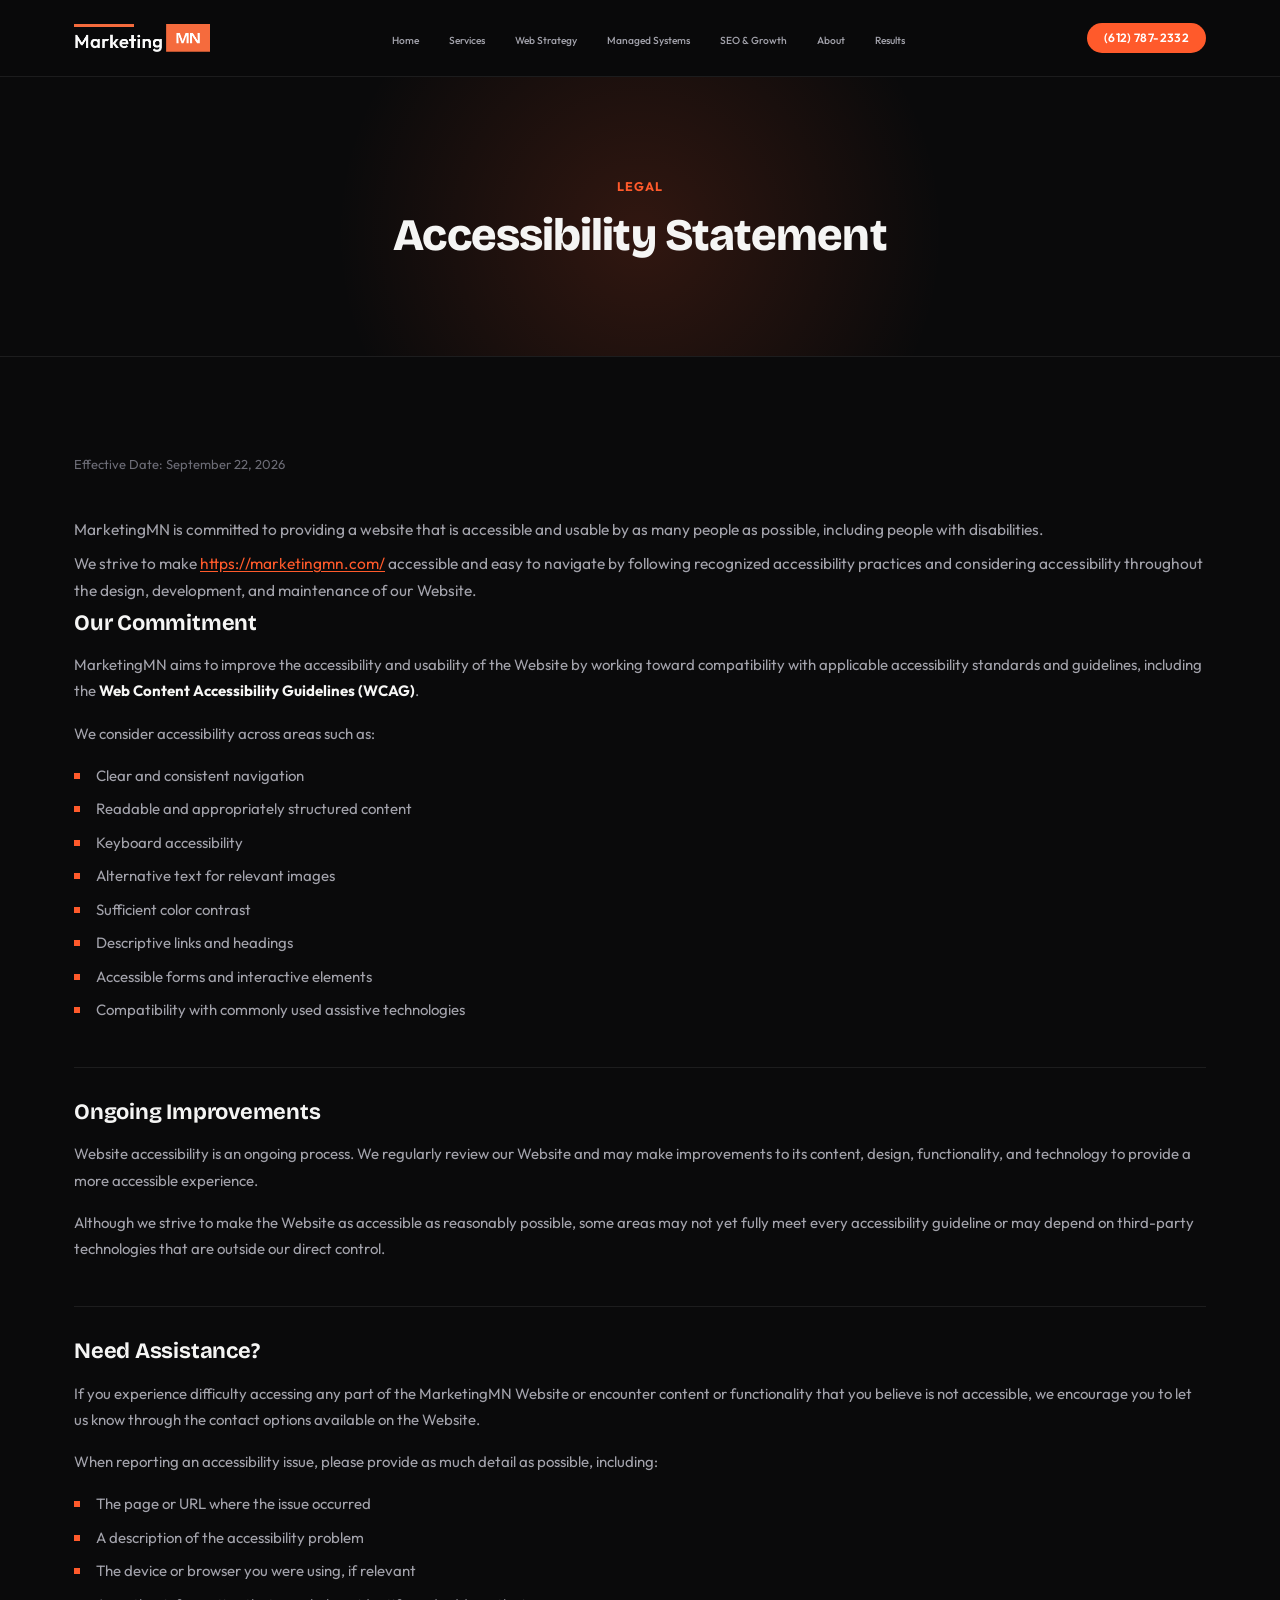
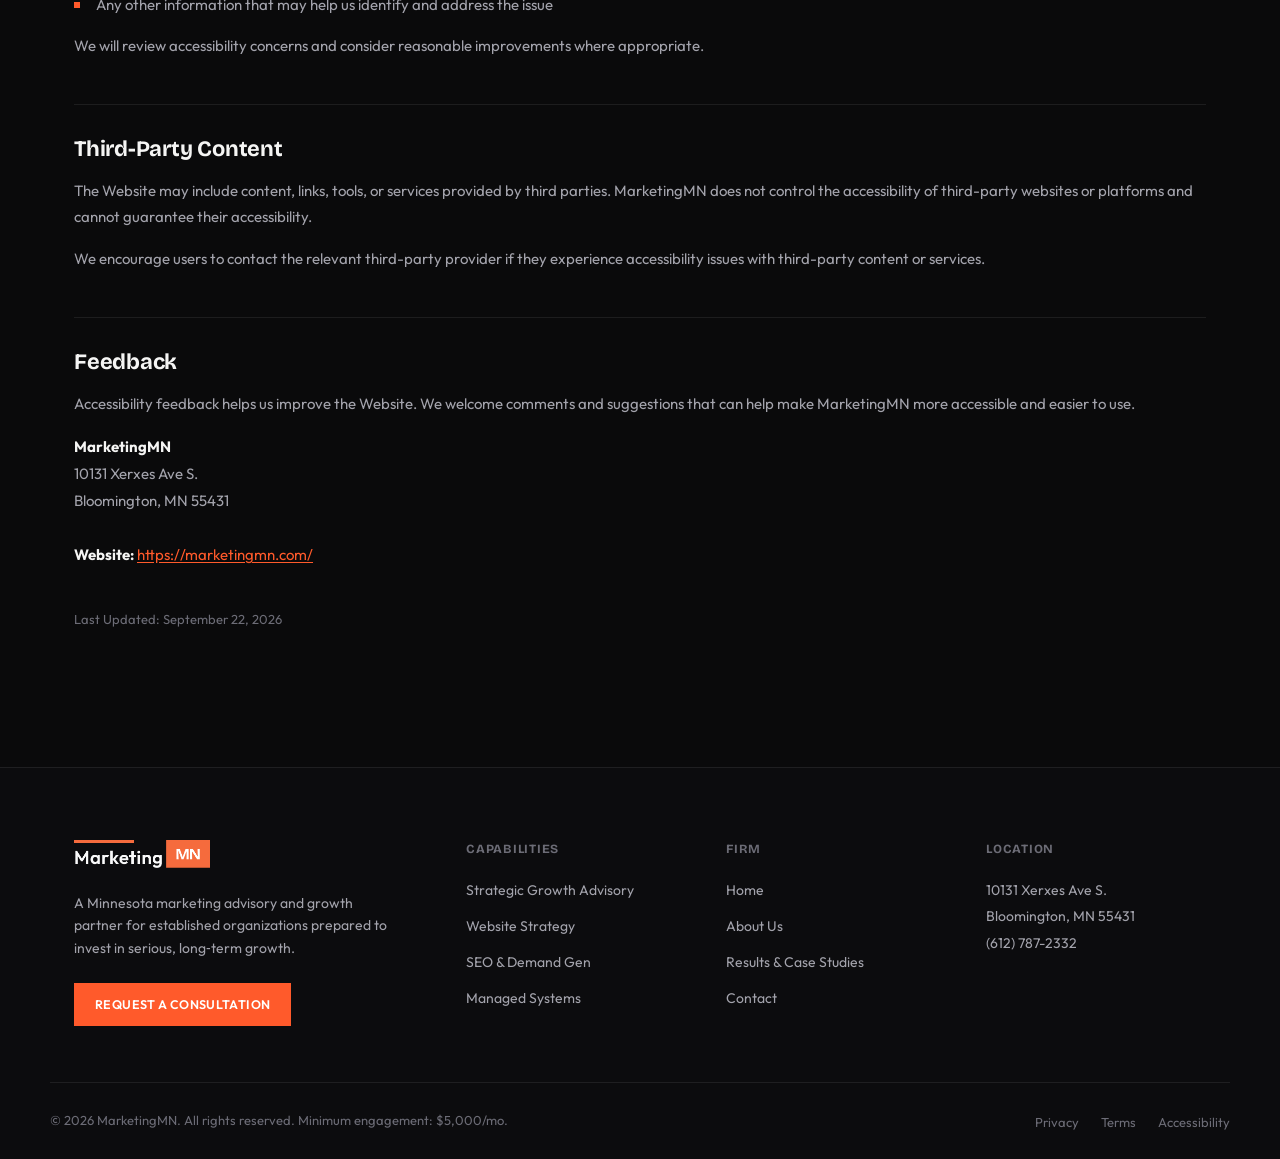
<file: accessibility/index.html>
<!DOCTYPE html>
<html lang="en">
<head>
  <title>Accessibility Statement | MarketingMN</title>
      <meta charset="UTF-8">
  <meta name="viewport" content="width=device-width, initial-scale=1.0">
  <link rel="apple-touch-icon" sizes="180x180" href="/apple-touch-icon.png">
<link rel="icon" type="image/png" sizes="32x32" href="/favicon-32x32.png">
<link rel="icon" type="image/png" sizes="16x16" href="/favicon-16x16.png">
<link rel="manifest" href="/site.webmanifest">
  <link rel="preconnect" href="https://fonts.googleapis.com">
  <link rel="preconnect" href="https://fonts.gstatic.com" crossorigin>
  <link href="https://fonts.googleapis.com/css2?family=Bricolage+Grotesque:opsz,wght@12..96,400..800&family=Outfit:wght@400;500;600;700;800&display=swap" rel="stylesheet">

  <link rel="stylesheet" href="https://cdnjs.cloudflare.com/ajax/libs/font-awesome/6.5.1/css/all.min.css" integrity="sha512-DTOQO9RWCH3ppGqcWaEA1BIZOC6xxalwEsw9c2QQeAIftl+Vegovlnee1c9QX4TctnWMn13TZye+giMm8e2LwA==" crossorigin="anonymous" referrerpolicy="no-referrer">

  <link rel="stylesheet" href="/assets/css/style.css">
  <meta name="robots" content="follow, index, max-snippet:-1, max-video-preview:-1, max-image-preview:large"/>
<script async src="https://www.googletagmanager.com/gtag/js?id=G-FC7THES9DJ"></script>
<script>
  window.dataLayer = window.dataLayer || [];
  function gtag(){dataLayer.push(arguments);}
  gtag('js', new Date());

  gtag('config', 'G-FC7THES9DJ');
</script>
</head>
<body>
  <header class="site-header">
  <div class="container header-inner">
    <a href="/" class="logo" aria-label="MarketingMN home">
      <img src="/assets/images/MarketingMN-Logo-White.png" alt="MarketingMN" class="logo-img">
    </a>

    <nav class="main-nav" id="main-nav" aria-label="Primary">
      <ul>
        <li><a href="/" class="nav-link">Home</a></li>
        <li><a href="/services/" class="nav-link">Services</a></li>
        <li><a href="/web-strategy/" class="nav-link">Web Strategy</a></li>
        <li><a href="/managed-systems/" class="nav-link">Managed Systems</a></li>
        <li><a href="/seo-growth/" class="nav-link">SEO &amp; Growth</a></li>
        <li><a href="/about/" class="nav-link">About</a></li>
        <li><a href="/results/" class="nav-link">Results</a></li>
      </ul>
    </nav>

    <a href="tel:6127872332" class="btn btn-primary btn-sm header-cta">(612) 787-2332</a>

    <button class="nav-toggle" id="nav-toggle" aria-expanded="false" aria-controls="main-nav" aria-label="Toggle navigation menu">
      <i class="fa-solid fa-bars" aria-hidden="true"></i>
    </button>
  </div>
</header>

  <main>
    <!-- HERO -->
    <section class="page-hero">
      <div class="container">
        <div class="page-hero-inner">
          <p class="eyebrow">Legal</p>
          <h1>Accessibility Statement</h1>
        </div>
      </div>
    </section>

    <!-- CONTENT -->
    <section class="section" id="accessibility-content">
      <div class="container">
        <div class="legal-content">
          <p class="legal-meta">Effective Date: September 22, 2026</p>

          <p class="legal-intro">MarketingMN is committed to providing a website that is accessible and usable by as many people as possible, including people with disabilities.</p>
          <p class="legal-intro">We strive to make <a href="https://marketingmn.com/">https://marketingmn.com/</a> accessible and easy to navigate by following recognized accessibility practices and considering accessibility throughout the design, development, and maintenance of our Website.</p>

          <h2>Our Commitment</h2>
          <p>MarketingMN aims to improve the accessibility and usability of the Website by working toward compatibility with applicable accessibility standards and guidelines, including the <strong>Web Content Accessibility Guidelines (WCAG)</strong>.</p>
          <p>We consider accessibility across areas such as:</p>
          <ul>
            <li>Clear and consistent navigation</li>
            <li>Readable and appropriately structured content</li>
            <li>Keyboard accessibility</li>
            <li>Alternative text for relevant images</li>
            <li>Sufficient color contrast</li>
            <li>Descriptive links and headings</li>
            <li>Accessible forms and interactive elements</li>
            <li>Compatibility with commonly used assistive technologies</li>
          </ul>

          <h2>Ongoing Improvements</h2>
          <p>Website accessibility is an ongoing process. We regularly review our Website and may make improvements to its content, design, functionality, and technology to provide a more accessible experience.</p>
          <p>Although we strive to make the Website as accessible as reasonably possible, some areas may not yet fully meet every accessibility guideline or may depend on third-party technologies that are outside our direct control.</p>

          <h2>Need Assistance?</h2>
          <p>If you experience difficulty accessing any part of the MarketingMN Website or encounter content or functionality that you believe is not accessible, we encourage you to let us know through the contact options available on the Website.</p>
          <p>When reporting an accessibility issue, please provide as much detail as possible, including:</p>
          <ul>
            <li>The page or URL where the issue occurred</li>
            <li>A description of the accessibility problem</li>
            <li>The device or browser you were using, if relevant</li>
            <li>Any other information that may help us identify and address the issue</li>
          </ul>
          <p>We will review accessibility concerns and consider reasonable improvements where appropriate.</p>

          <h2>Third-Party Content</h2>
          <p>The Website may include content, links, tools, or services provided by third parties. MarketingMN does not control the accessibility of third-party websites or platforms and cannot guarantee their accessibility.</p>
          <p>We encourage users to contact the relevant third-party provider if they experience accessibility issues with third-party content or services.</p>

          <h2>Feedback</h2>
          <p>Accessibility feedback helps us improve the Website. We welcome comments and suggestions that can help make MarketingMN more accessible and easier to use.</p>
          <address class="legal-address">
            <strong>MarketingMN</strong><br>
            10131 Xerxes Ave S.<br>
            Bloomington, MN 55431<br><br>
            <strong>Website:</strong> <a href="https://marketingmn.com/">https://marketingmn.com/</a>
          </address>

          <p class="legal-meta" style="margin-top:40px;">Last Updated: September 22, 2026</p>
        </div>
      </div>
    </section>
  </main>

  <footer class="site-footer">
  <div class="container footer-top">
    <div class="footer-brand">
      <a href="/" class="logo" aria-label="MarketingMN home">
        <img src="/assets/images/MarketingMN-Logo-White.png" alt="MarketingMN" class="logo-img">
      </a>
      <p class="footer-tagline">A Minnesota marketing advisory and growth partner for established organizations prepared to invest in serious, long&#8209;term growth.</p>
      <a href="/contact/" class="btn btn-primary btn-sm">Request a Consultation</a>
    </div>

    <div class="footer-col">
      <h3 class="footer-heading">Capabilities</h3>
      <ul class="footer-links">
        <li><a href="/web-strategy/">Strategic Growth Advisory</a></li>
        <li><a href="/web-strategy/">Website Strategy</a></li>
        <li><a href="/seo-growth/">SEO &amp; Demand Gen</a></li>
        <li><a href="/managed-systems/">Managed Systems</a></li>
      </ul>
    </div>

    <div class="footer-col">
      <h3 class="footer-heading">Firm</h3>
      <ul class="footer-links">
        <li><a href="/about/">Home</a></li>
        <li><a href="/about/">About Us</a></li>
        <li><a href="/results/">Results &amp; Case Studies</a></li>
        <li><a href="/contact/">Contact</a></li>
      </ul>
    </div>

    <div class="footer-col">
      <h3 class="footer-heading">Location</h3>
      <address class="footer-address">
        10131 Xerxes Ave S. <br>
        Bloomington, MN 55431<br/>
        (612) 787-2332<br>
        <!--[Email Address] -->
      </address>
    </div>
  </div>

  <div class="container footer-bottom">
    <p>&copy; <span class="js-year">2026</span> MarketingMN. All rights reserved. Minimum engagement: $5,000/mo.</p>
    <ul class="footer-legal">
      <li><a href="/privacy/">Privacy</a></li>
      <li><a href="/terms/">Terms</a></li>
      <li><a href="/accessibility/">Accessibility</a></li>
    </ul>
  </div>
</footer>

<script src="/assets/js/main.js"></script>
<script>document.querySelectorAll(".js-year").forEach(function(e){e.textContent=new Date().getFullYear();});</script>
</body>
</html>
</file>
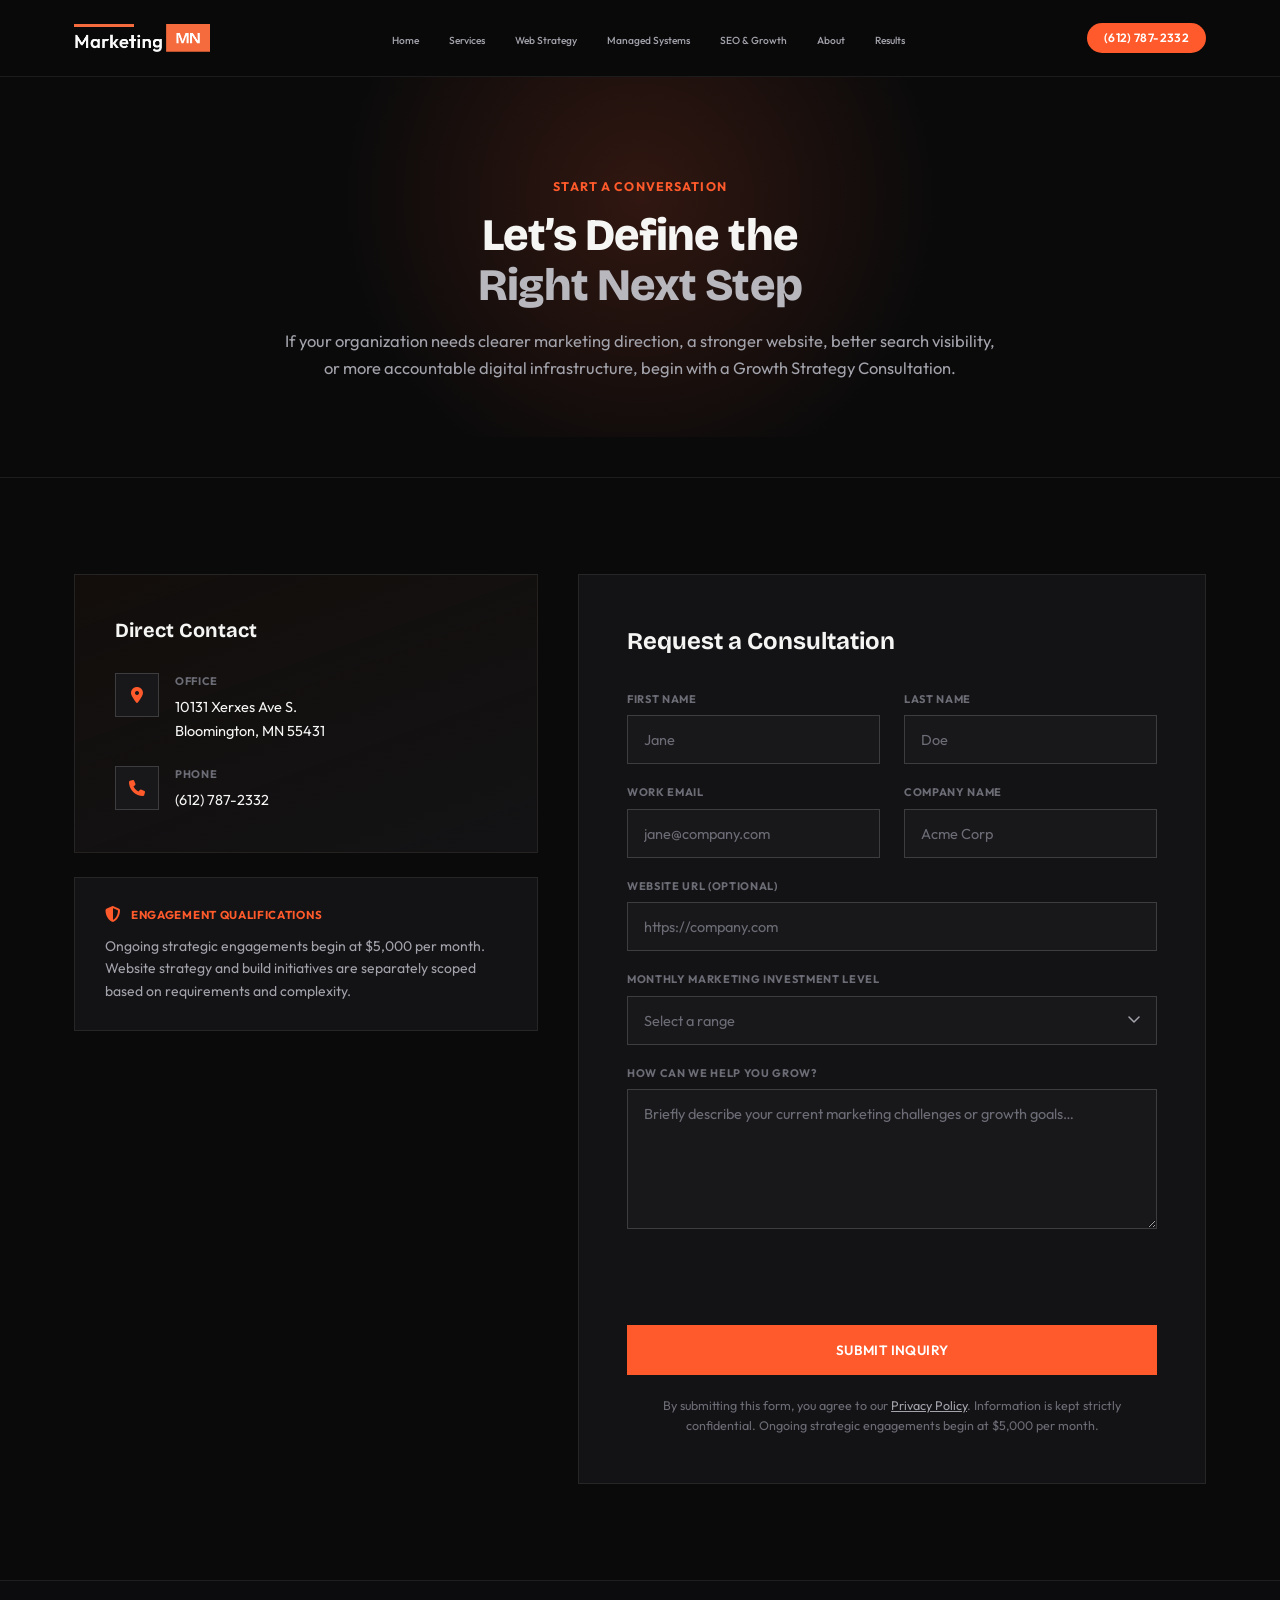
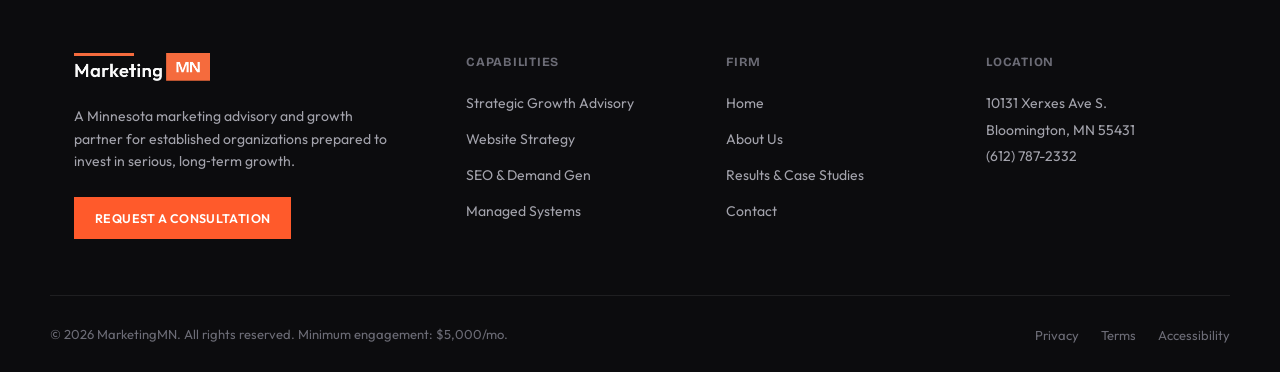
<file: contact/index.html>
<!DOCTYPE html>
<html lang="en">
<head>
  <title>Request a Consultation | MarketingMN | Let&#39;s Define the Right Next Step</title>
      <meta charset="UTF-8">
  <meta name="viewport" content="width=device-width, initial-scale=1.0">
  <link rel="apple-touch-icon" sizes="180x180" href="/apple-touch-icon.png">
<link rel="icon" type="image/png" sizes="32x32" href="/favicon-32x32.png">
<link rel="icon" type="image/png" sizes="16x16" href="/favicon-16x16.png">
<link rel="manifest" href="/site.webmanifest">
  <link rel="preconnect" href="https://fonts.googleapis.com">
  <link rel="preconnect" href="https://fonts.gstatic.com" crossorigin>
  <link href="https://fonts.googleapis.com/css2?family=Bricolage+Grotesque:opsz,wght@12..96,400..800&family=Outfit:wght@400;500;600;700;800&display=swap" rel="stylesheet">

  <link rel="stylesheet" href="https://cdnjs.cloudflare.com/ajax/libs/font-awesome/6.5.1/css/all.min.css" integrity="sha512-DTOQO9RWCH3ppGqcWaEA1BIZOC6xxalwEsw9c2QQeAIftl+Vegovlnee1c9QX4TctnWMn13TZye+giMm8e2LwA==" crossorigin="anonymous" referrerpolicy="no-referrer">

  <link rel="stylesheet" href="/assets/css/style.css">
  <meta name="robots" content="follow, index, max-snippet:-1, max-video-preview:-1, max-image-preview:large"/>
<script async src="https://www.googletagmanager.com/gtag/js?id=G-FC7THES9DJ"></script>
<script>
  window.dataLayer = window.dataLayer || [];
  function gtag(){dataLayer.push(arguments);}
  gtag('js', new Date());

  gtag('config', 'G-FC7THES9DJ');
</script>
</head>
<body>
  <header class="site-header">
  <div class="container header-inner">
    <a href="/" class="logo" aria-label="MarketingMN home">
      <img src="/assets/images/MarketingMN-Logo-White.png" alt="MarketingMN" class="logo-img">
    </a>

    <nav class="main-nav" id="main-nav" aria-label="Primary">
      <ul>
        <li><a href="/" class="nav-link">Home</a></li>
        <li><a href="/services/" class="nav-link">Services</a></li>
        <li><a href="/web-strategy/" class="nav-link">Web Strategy</a></li>
        <li><a href="/managed-systems/" class="nav-link">Managed Systems</a></li>
        <li><a href="/seo-growth/" class="nav-link">SEO &amp; Growth</a></li>
        <li><a href="/about/" class="nav-link">About</a></li>
        <li><a href="/results/" class="nav-link">Results</a></li>
      </ul>
    </nav>

    <a href="tel:6127872332" class="btn btn-primary btn-sm header-cta">(612) 787-2332</a>

    <button class="nav-toggle" id="nav-toggle" aria-expanded="false" aria-controls="main-nav" aria-label="Toggle navigation menu">
      <i class="fa-solid fa-bars" aria-hidden="true"></i>
    </button>
  </div>
</header>

  <main>
    <!-- HERO -->
    <section class="page-hero">
      <div class="container">
        <div class="page-hero-inner">
          <p class="eyebrow">Start a Conversation</p>
          <h1>Let&rsquo;s Define the<br><span class="line-dim">Right Next Step</span></h1>
          <p class="lede">If your organization needs clearer marketing direction, a stronger website, better search visibility, or more accountable digital infrastructure, begin with a Growth Strategy Consultation.</p>
        </div>
      </div>
    </section>

    <!-- CONTACT + FORM -->
    <section class="section" id="consultation">
      <div class="container contact-grid">

        <div>
          <div class="contact-card">
            <h3>Direct Contact</h3>

            <div class="contact-item">
              <span class="contact-icon"><i class="fa-solid fa-location-dot"></i></span>
              <div>
                <p class="contact-label">Office</p>
                <p class="contact-value">10131 Xerxes Ave S.<br>Bloomington, MN 55431</p>
              </div>
            </div>

           <div class="contact-item">
              <span class="contact-icon"><i class="fa-solid fa-phone"></i></span>
              <div>
                <p class="contact-label">Phone</p>
                <p class="contact-value">(612) 787-2332</p>
              </div>
            </div>

            <!-- <div class="contact-item">
              <span class="contact-icon"><i class="fa-solid fa-envelope"></i></span>
              <div>
                <p class="contact-label">Email</p>
                <p class="contact-value">[Email Address]</p>
              </div>
            </div> -->
          </div>

          <div class="qualifications-card">
            <div class="qual-header">
              <i class="fa-solid fa-shield-halved"></i>
              <span class="qual-label">Engagement Qualifications</span>
            </div>
            <p>Ongoing strategic engagements begin at $5,000 per month. Website strategy and build initiatives are separately scoped based on requirements and complexity.</p>
          </div>
        </div>

        <div class="form-card">
          <h3>Request a Consultation</h3>

          <form id="consultation-form" action="https://forms.marketingmn.com/send.php" method="post" novalidate>
            <input type="hidden" name="_back" value="/contact/">
            <div style="position:absolute;left:-9999px" aria-hidden="true"><input type="text" name="website_url" tabindex="-1" autocomplete="off"></div>
            <div class="form-grid">
              <div class="form-field">
                <label for="first-name">First Name</label>
                <input type="text" id="first-name" name="first_name" placeholder="Jane" required>
              </div>
              <div class="form-field">
                <label for="last-name">Last Name</label>
                <input type="text" id="last-name" name="last_name" placeholder="Doe" required>
              </div>

              <div class="form-field">
                <label for="work-email">Work Email</label>
                <input type="email" id="work-email" name="work_email" placeholder="jane@company.com" required>
              </div>
              <div class="form-field">
                <label for="company-name">Company Name</label>
                <input type="text" id="company-name" name="company_name" placeholder="Acme Corp" required>
              </div>

              <div class="form-field form-field--full">
                <label for="website-url">Website URL (Optional)</label>
                <input type="url" id="website-url" name="company_website" placeholder="https://company.com">
              </div>

              <div class="form-field form-field--full">
                <label for="investment-level">Monthly Marketing Investment Level</label>
                <select id="investment-level" name="investment_level" required>
                  <option value="" disabled selected>Select a range</option>
                  <option value="5000-10000">$5,000 &ndash; $10,000 / month</option>
                  <option value="10000-20000">$10,000 &ndash; $20,000 / month</option>
                  <option value="20000-plus">$20,000+ / month</option>
                  <option value="not-sure">Not sure yet</option>
                </select>
              </div>

              <div class="form-field form-field--full">
                <label for="growth-goals">How Can We Help You Grow?</label>
                <textarea id="growth-goals" name="growth_goals" placeholder="Briefly describe your current marketing challenges or growth goals&hellip;" required></textarea>
              </div>
            </div>

            <div class="cf-turnstile" data-sitekey="0x4AAAAAAF6PA9ViEiZMV4M1" data-response-field-name="cf-turnstile-response" data-theme="dark" style="margin:4px 0 16px;height:52px;transform:scale(0.8);transform-origin:0 0"></div>
            <button type="submit" class="btn btn-primary form-submit">Submit Inquiry</button>
          </form>

          <p class="form-fineprint">By submitting this form, you agree to our <a href="/privacy/">Privacy Policy</a>. Information is kept strictly confidential. Ongoing strategic engagements begin at $5,000 per month.</p>
        </div>

      </div>
    </section>
  </main>

  <footer class="site-footer">
  <div class="container footer-top">
    <div class="footer-brand">
      <a href="/" class="logo" aria-label="MarketingMN home">
        <img src="/assets/images/MarketingMN-Logo-White.png" alt="MarketingMN" class="logo-img">
      </a>
      <p class="footer-tagline">A Minnesota marketing advisory and growth partner for established organizations prepared to invest in serious, long&#8209;term growth.</p>
      <a href="/contact/" class="btn btn-primary btn-sm">Request a Consultation</a>
    </div>

    <div class="footer-col">
      <h3 class="footer-heading">Capabilities</h3>
      <ul class="footer-links">
        <li><a href="/web-strategy/">Strategic Growth Advisory</a></li>
        <li><a href="/web-strategy/">Website Strategy</a></li>
        <li><a href="/seo-growth/">SEO &amp; Demand Gen</a></li>
        <li><a href="/managed-systems/">Managed Systems</a></li>
      </ul>
    </div>

    <div class="footer-col">
      <h3 class="footer-heading">Firm</h3>
      <ul class="footer-links">
        <li><a href="/about/">Home</a></li>
        <li><a href="/about/">About Us</a></li>
        <li><a href="/results/">Results &amp; Case Studies</a></li>
        <li><a href="/contact/">Contact</a></li>
      </ul>
    </div>

    <div class="footer-col">
      <h3 class="footer-heading">Location</h3>
      <address class="footer-address">
        10131 Xerxes Ave S. <br>
        Bloomington, MN 55431<br/>
        (612) 787-2332<br>
        <!--[Email Address] -->
      </address>
    </div>
  </div>

  <div class="container footer-bottom">
    <p>&copy; <span class="js-year">2026</span> MarketingMN. All rights reserved. Minimum engagement: $5,000/mo.</p>
    <ul class="footer-legal">
      <li><a href="/privacy/">Privacy</a></li>
      <li><a href="/terms/">Terms</a></li>
      <li><a href="/accessibility/">Accessibility</a></li>
    </ul>
  </div>
</footer>

<script src="/assets/js/main.js"></script>
<script>document.querySelectorAll(".js-year").forEach(function(e){e.textContent=new Date().getFullYear();});</script>
<script src="https://challenges.cloudflare.com/turnstile/v0/api.js" async defer></script>
</body>
</html>
</file>
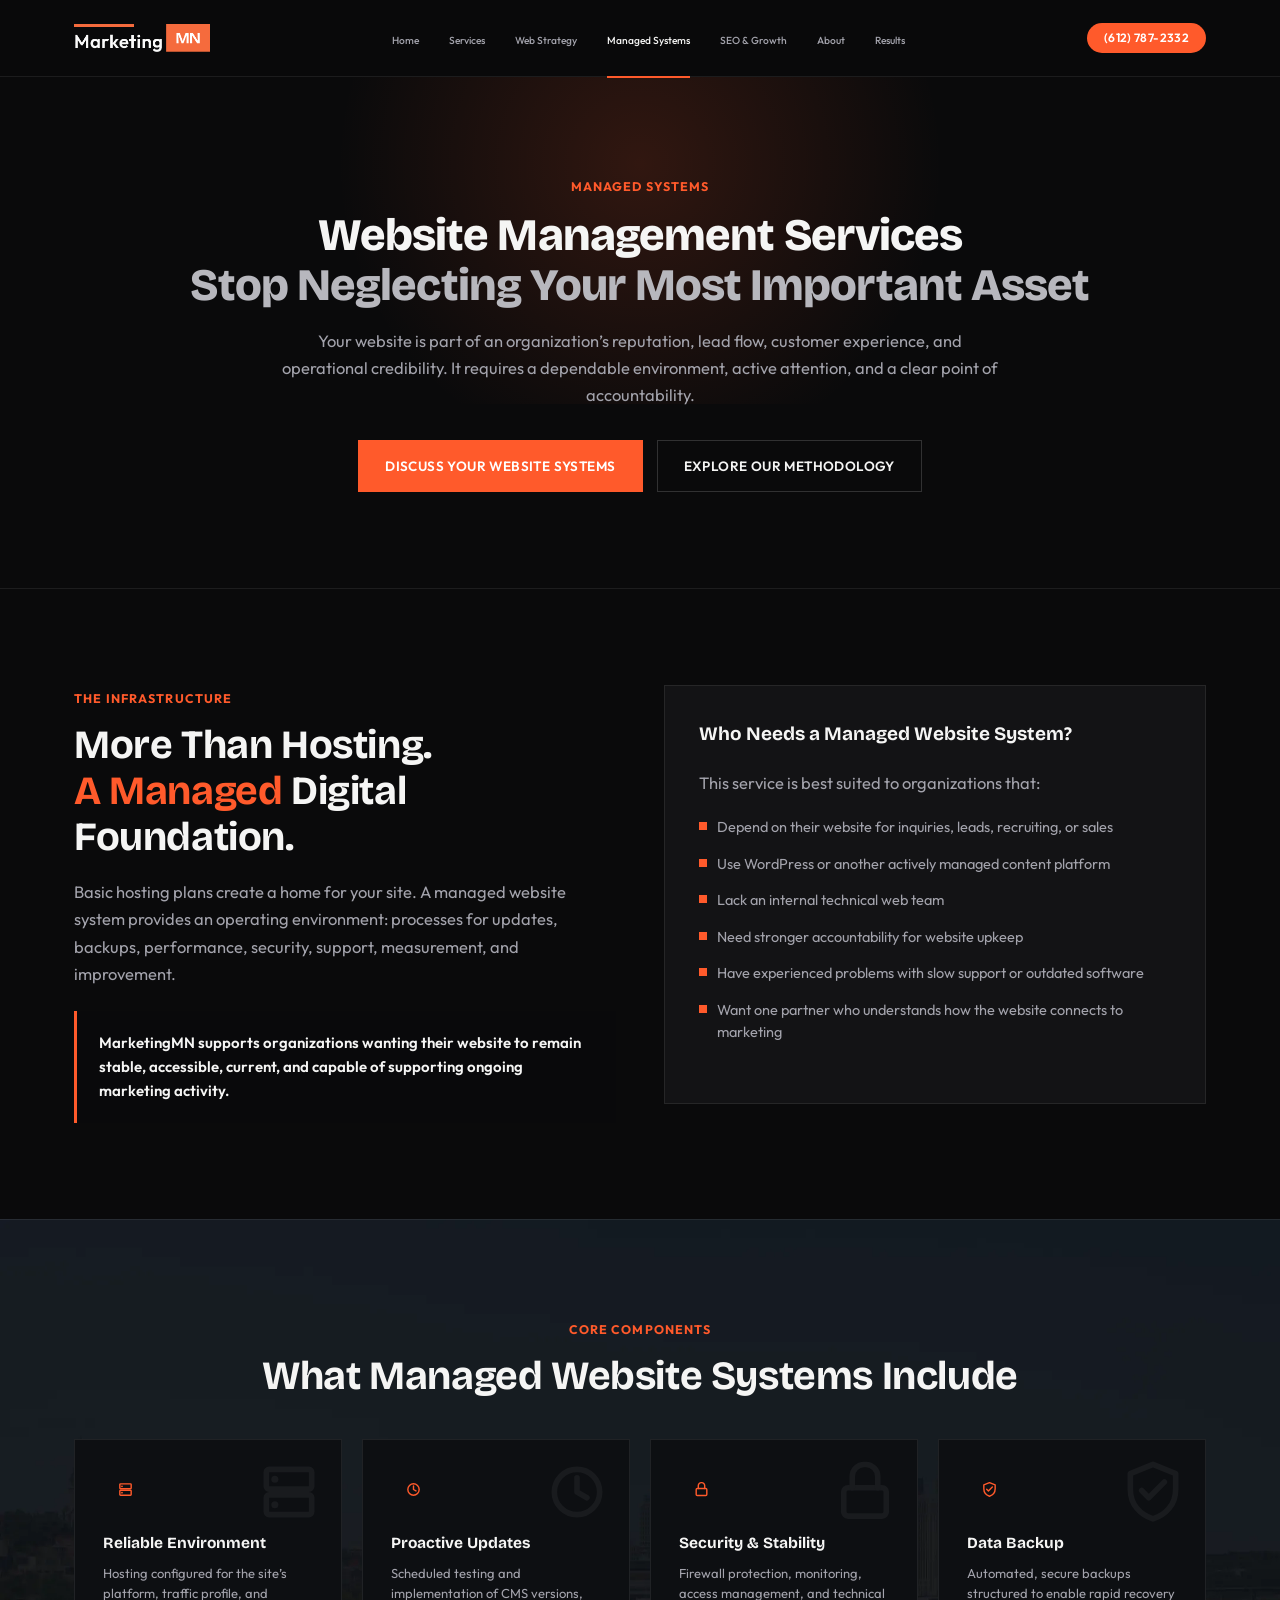
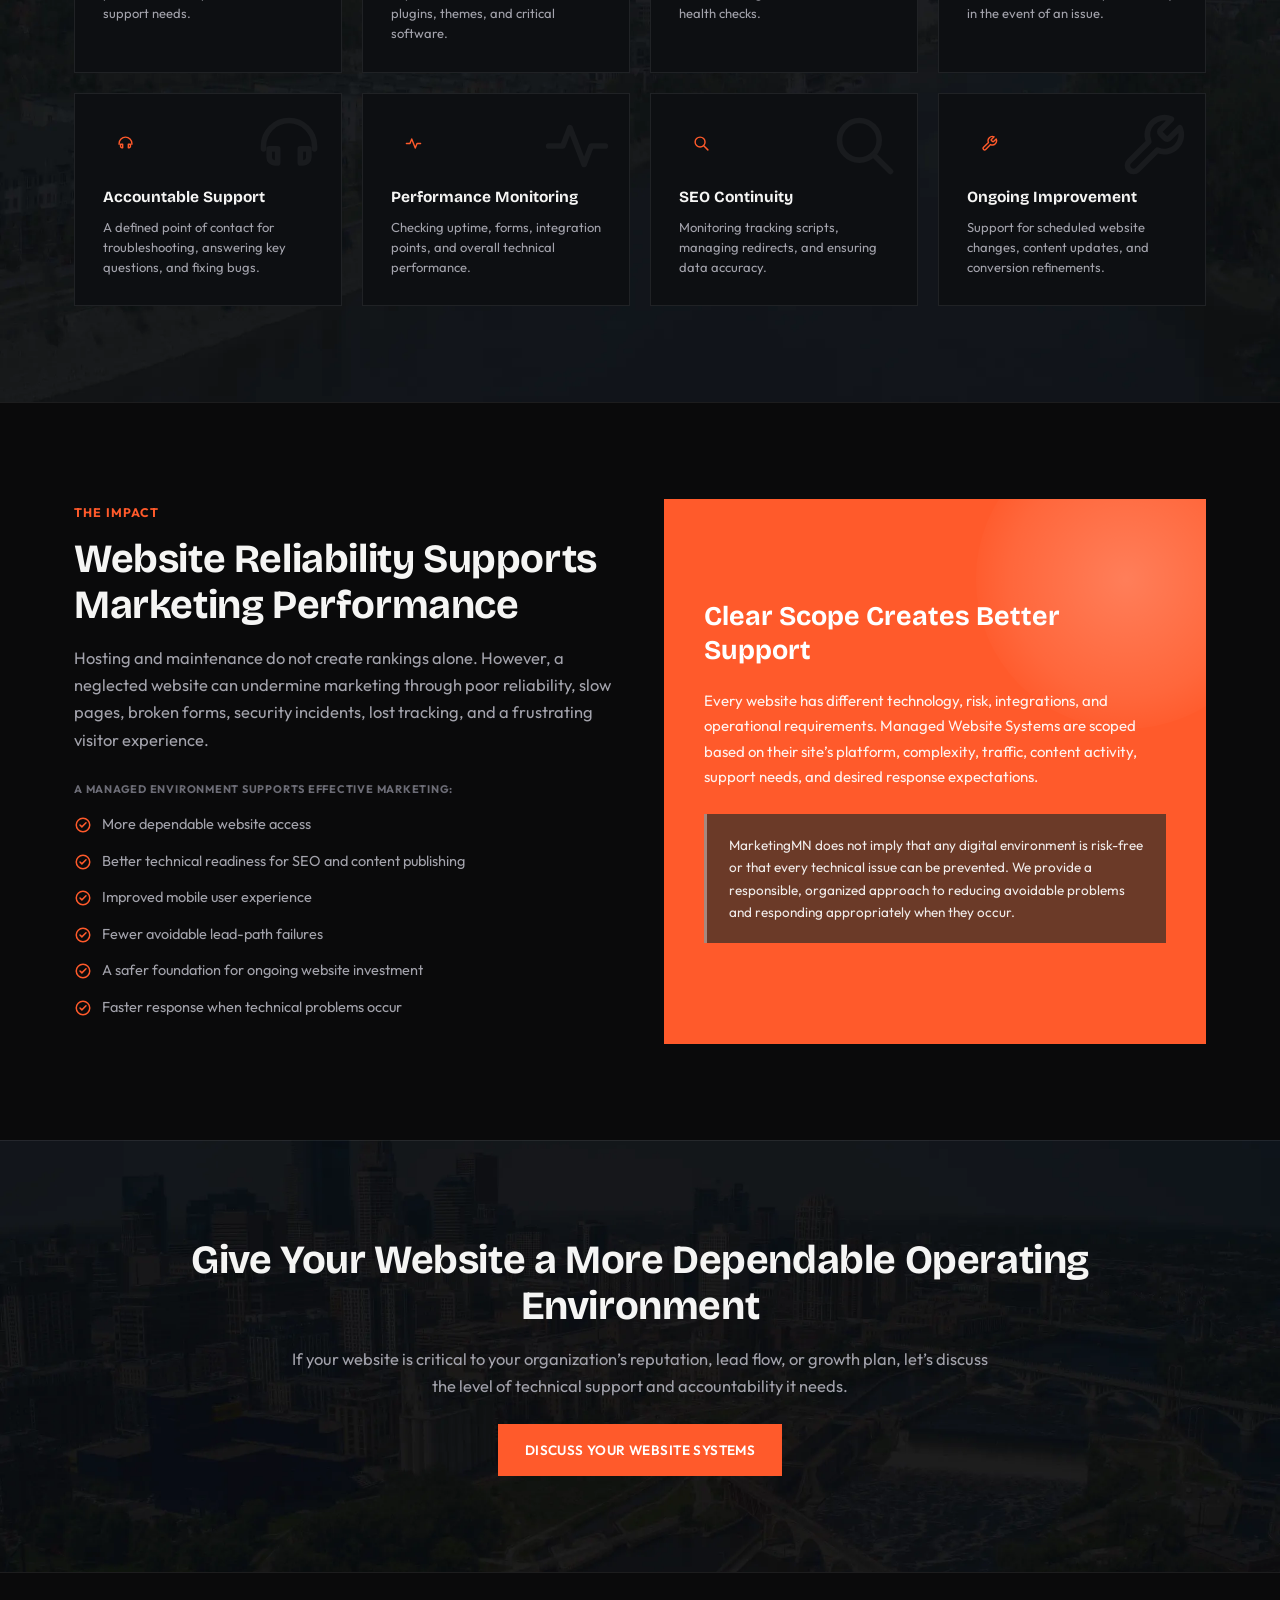
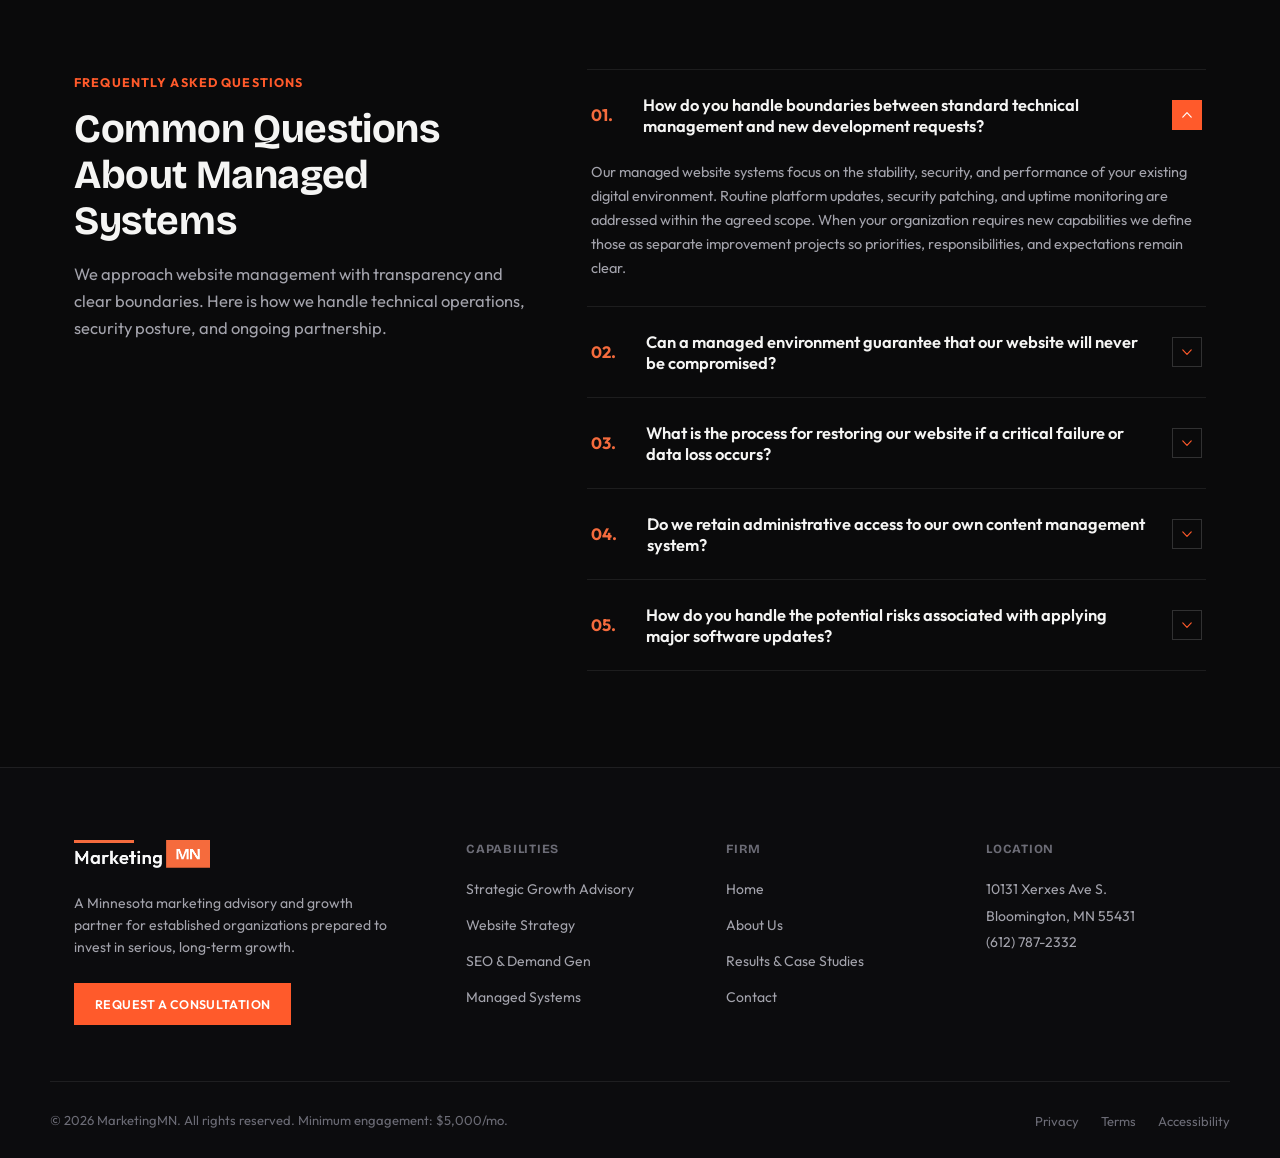
<file: managed-systems/index.html>
<!DOCTYPE html>
<html lang="en">
<head>
  <title>Website Management Services in Minnesota | MarketingMN</title>
<meta name="description" content="Managed website systems for Minnesota organizations: platform updates, security, backups, performance monitoring, and accountable support.">
<link rel="canonical" href="https://marketingmn.com/managed-systems/">
<meta property="og:title" content="Website Management Services in Minnesota | MarketingMN">
<meta property="og:description" content="Managed website systems for Minnesota organizations: platform updates, security, backups, performance monitoring, and accountable support.">
<meta property="og:url" content="https://marketingmn.com/managed-systems/">
<meta name="robots" content="follow, index, max-snippet:-1, max-video-preview:-1, max-image-preview:large"/>
<script async src="https://www.googletagmanager.com/gtag/js?id=G-FC7THES9DJ"></script>
<script>
  window.dataLayer = window.dataLayer || [];
  function gtag(){dataLayer.push(arguments);}
  gtag('js', new Date());

  gtag('config', 'G-FC7THES9DJ');
</script>
<!--schema-->
<script type="application/ld+json">
{
  "@context": "https://schema.org",
  "@graph": [
    {
      "@type": "ProfessionalService",
      "@id": "https://marketingmn.com/#organization",
      "name": "MarketingMN",
      "url": "https://marketingmn.com/",
      "logo": {
        "@type": "ImageObject",
        "url": "https://marketingmn.com/assets/images/MarketingMN-Logo-White.png"
      },
      "telephone": "+1-612-787-2332"
    },
    {
      "@type": "WebSite",
      "@id": "https://marketingmn.com/#website",
      "url": "https://marketingmn.com/",
      "name": "MarketingMN",
      "publisher": {
        "@id": "https://marketingmn.com/#organization"
      },
      "inLanguage": "en-US"
    },
    {
      "@type": "WebPage",
      "@id": "https://marketingmn.com/managed-systems/#webpage",
      "url": "https://marketingmn.com/managed-systems/",
      "name": "Website Management Services in Minnesota | MarketingMN",
      "description": "Managed website systems for Minnesota organizations: platform updates, security, backups, performance monitoring, and accountable support.",
      "isPartOf": {
        "@id": "https://marketingmn.com/#website"
      },
      "inLanguage": "en-US",
      "breadcrumb": {
        "@id": "https://marketingmn.com/managed-systems/#breadcrumb"
      },
      "mainEntity": {
        "@id": "https://marketingmn.com/managed-systems/#service"
      }
    },
    {
      "@type": "Service",
      "@id": "https://marketingmn.com/managed-systems/#service",
      "name": "Managed Website Systems",
      "serviceType": "Website management services",
      "description": "A professional website requires the same level of management. We provide the infrastructure, security, support, and ongoing improvement to ensure your most important digital asset performs reliably.",
      "provider": {
        "@id": "https://marketingmn.com/#organization"
      },
      "areaServed": {
        "@type": "State",
        "name": "Minnesota",
        "sameAs": [
          "https://www.wikidata.org/wiki/Q1527",
          "https://en.wikipedia.org/wiki/Minnesota"
        ]
      },
      "audience": {
        "@type": "BusinessAudience",
        "audienceType": "Established Minnesota organizations"
      },
      "hasOfferCatalog": {
        "@type": "OfferCatalog",
        "name": "What managed website systems include",
        "itemListElement": [
          {
            "@type": "Offer",
            "itemOffered": {
              "@type": "Service",
              "name": "Reliable Environment",
              "description": "Hosting configured for the site's platform, traffic profile, and support needs."
            }
          },
          {
            "@type": "Offer",
            "itemOffered": {
              "@type": "Service",
              "name": "Proactive Updates",
              "description": "Scheduled testing and implementation of CMS versions, plugins, themes, and critical software."
            }
          },
          {
            "@type": "Offer",
            "itemOffered": {
              "@type": "Service",
              "name": "Security & Stability",
              "description": "Firewall protection, monitoring, access management, and technical health checks."
            }
          },
          {
            "@type": "Offer",
            "itemOffered": {
              "@type": "Service",
              "name": "Data Backup",
              "description": "Automated, secure backups structured to enable rapid recovery in the event of an issue."
            }
          },
          {
            "@type": "Offer",
            "itemOffered": {
              "@type": "Service",
              "name": "Accountable Support",
              "description": "A defined point of contact for troubleshooting, answering key questions, and fixing bugs."
            }
          },
          {
            "@type": "Offer",
            "itemOffered": {
              "@type": "Service",
              "name": "Performance Monitoring",
              "description": "Checking uptime, forms, integration points, and overall technical performance."
            }
          },
          {
            "@type": "Offer",
            "itemOffered": {
              "@type": "Service",
              "name": "SEO Continuity",
              "description": "Monitoring tracking scripts, managing redirects, and ensuring data accuracy."
            }
          },
          {
            "@type": "Offer",
            "itemOffered": {
              "@type": "Service",
              "name": "Ongoing Improvement",
              "description": "Support for scheduled website changes, content updates, and conversion refinements."
            }
          }
        ]
      }
    },
    {
      "@type": "BreadcrumbList",
      "@id": "https://marketingmn.com/managed-systems/#breadcrumb",
      "itemListElement": [
        {
          "@type": "ListItem",
          "position": 1,
          "name": "Home",
          "item": "https://marketingmn.com/"
        },
        {
          "@type": "ListItem",
          "position": 2,
          "name": "Managed Systems",
          "item": "https://marketingmn.com/managed-systems/"
        }
      ]
    },
    {
      "@type": "FAQPage",
      "@id": "https://marketingmn.com/managed-systems/#faq",
      "isPartOf": {
        "@id": "https://marketingmn.com/managed-systems/#webpage"
      },
      "mainEntity": [
        {
          "@type": "Question",
          "name": "How do you handle boundaries between standard technical management and new development requests?",
          "acceptedAnswer": {
            "@type": "Answer",
            "text": "Our managed website systems focus on the stability, security, and performance of your existing digital environment. Routine platform updates, security patching, and uptime monitoring are addressed within the agreed scope. When your organization requires new capabilities we define those as separate improvement projects so priorities, responsibilities, and expectations remain clear."
          }
        },
        {
          "@type": "Question",
          "name": "Can a managed environment guarantee that our website will never be compromised?",
          "acceptedAnswer": {
            "@type": "Answer",
            "text": "No responsible technical partner can guarantee complete immunity from security incidents. The digital landscape changes, and new vulnerabilities can emerge in widely used software and connected services. The appropriate goal is risk reduction and operational readiness. MarketingMN uses monitoring, access management, firewall protection, technical health checks, and planned updates as layers of protection. Recovery expectations and response responsibilities are defined for each environment allowing for an issue to be handled methodically rather than through an improvised promise."
          }
        },
        {
          "@type": "Question",
          "name": "What is the process for restoring our website if a critical failure or data loss occurs?",
          "acceptedAnswer": {
            "@type": "Answer",
            "text": "A useful backup is one that can support a fast, understandable recovery process. MarketingMN structures automated backups around the website’s platform, content, database, and operating environment, then documents how restoration decisions will be made. If a serious issue arises, the team identifies the cause, selects an appropriate recovery point, restores the affected system, and verifies important functionality. Recovery time and available history depend on the site’s complexity and backup configuration, so those expectations should be established before an incident."
          }
        },
        {
          "@type": "Question",
          "name": "Do we retain administrative access to our own content management system?",
          "acceptedAnswer": {
            "@type": "Answer",
            "text": "The appropriate access model depends on who publishes content, manages integrations, and carries responsibility for technical changes. MarketingMN works with your organization to define roles and permission levels supporting your day-to-day work while reducing avoidable risk to the underlying system. Administrative access, account ownership, and approval responsibilities should be documented as part of the managed arrangement. The aim is transparency and practical access without treating every vendor or change through unrestricted control."
          }
        },
        {
          "@type": "Question",
          "name": "How do you handle the potential risks associated with applying major software updates?",
          "acceptedAnswer": {
            "@type": "Answer",
            "text": "Not every update carries the same level of risk. MarketingMN reviews significant changes in the context of the platform, theme, plugins, integrations, and current update state before proceeding. Major or higher-risk updates may require a separate test environment, additional validation, or coordination with another tech provider. Deliberate approach balances the need to keep software current with the need to protect continuity and avoid treating routine maintenance as a blind automated action."
          }
        }
      ]
    }
  ]
}
</script>

      <meta charset="UTF-8">
  <meta name="viewport" content="width=device-width, initial-scale=1.0">
  <link rel="apple-touch-icon" sizes="180x180" href="/apple-touch-icon.png">
<link rel="icon" type="image/png" sizes="32x32" href="/favicon-32x32.png">
<link rel="icon" type="image/png" sizes="16x16" href="/favicon-16x16.png">
<link rel="manifest" href="/site.webmanifest">
  <link rel="preconnect" href="https://fonts.googleapis.com">
  <link rel="preconnect" href="https://fonts.gstatic.com" crossorigin>
  <link href="https://fonts.googleapis.com/css2?family=Bricolage+Grotesque:opsz,wght@12..96,400..800&family=Outfit:wght@400;500;600;700;800&display=swap" rel="stylesheet">

  <link rel="stylesheet" href="https://cdnjs.cloudflare.com/ajax/libs/font-awesome/6.5.1/css/all.min.css" integrity="sha512-DTOQO9RWCH3ppGqcWaEA1BIZOC6xxalwEsw9c2QQeAIftl+Vegovlnee1c9QX4TctnWMn13TZye+giMm8e2LwA==" crossorigin="anonymous" referrerpolicy="no-referrer">

  <link rel="stylesheet" href="/assets/css/style.css">
</head>
<body>
  <header class="site-header">
  <div class="container header-inner">
    <a href="/" class="logo" aria-label="MarketingMN home">
      <img src="/assets/images/MarketingMN-Logo-White.png" alt="MarketingMN" class="logo-img">
    </a>

    <nav class="main-nav" id="main-nav" aria-label="Primary">
      <ul>
        <li><a href="/" class="nav-link">Home</a></li>
        <li><a href="/services/" class="nav-link">Services</a></li>
        <li><a href="/web-strategy/" class="nav-link">Web Strategy</a></li>
        <li><a href="/managed-systems/" class="nav-link active">Managed Systems</a></li>
        <li><a href="/seo-growth/" class="nav-link">SEO &amp; Growth</a></li>
        <li><a href="/about/" class="nav-link">About</a></li>
        <li><a href="/results/" class="nav-link">Results</a></li>
      </ul>
    </nav>

    <a href="tel:6127872332" class="btn btn-primary btn-sm header-cta">(612) 787-2332</a>

    <button class="nav-toggle" id="nav-toggle" aria-expanded="false" aria-controls="main-nav" aria-label="Toggle navigation menu">
      <i class="fa-solid fa-bars" aria-hidden="true"></i>
    </button>
  </div>
</header>

  <main>
    <!-- HERO -->
    <section class="page-hero">
      <div class="container">
        <div class="page-hero-inner">
          <p class="eyebrow">Managed Systems</p>
          <h1>Website Management Services<br><span class="line-dim">Stop Neglecting Your Most Important Asset</span></h1>
          <p class="lede">Your website is part of an organization’s reputation, lead flow, customer experience, and operational credibility. It requires a dependable environment, active attention, and a clear point of accountability.</p>
          <div class="hero-actions-center">
            <a href="/contact/" class="btn btn-primary">Discuss Your Website Systems</a>
            <a href="/services/" class="btn btn-outline">Explore Our Methodology</a>
          </div>
        </div>
      </div>
    </section>

    <!-- MORE THAN HOSTING -->
    <section class="section" id="infrastructure">
      <div class="container split-grid">
        <div>
          <p class="eyebrow">The Infrastructure</p>
          <h2>More Than Hosting.<br><span class="accent-text">A Managed</span> Digital Foundation.</h2>
          <p class="lede">Basic hosting plans create a home for your site. A managed website system provides  an operating environment: processes for updates, backups, performance, security, support, measurement, and improvement.</p>
          <div class="note-box">
            <p>MarketingMN supports organizations wanting their website to remain stable, accessible, current, and capable of supporting ongoing marketing activity.</p>
          </div>
        </div>

        <div class="info-card">
          <h3>Who Needs a Managed Website System?</h3>
          <p class="lede">This service is best suited to organizations that:</p>
          <ul class="check-list check-list--lg check-list--square">
            <li><span class="check-bullet"></span>Depend on their website for inquiries, leads, recruiting, or sales</li>
            <li><span class="check-bullet"></span>Use WordPress or another actively managed content platform</li>
            <li><span class="check-bullet"></span>Lack an internal technical web team</li>
            <li><span class="check-bullet"></span>Need stronger accountability for website upkeep</li>
            <li><span class="check-bullet"></span>Have experienced problems with slow support or outdated software</li>
            <li><span class="check-bullet"></span>Want one partner who understands how the website connects to marketing</li>
          </ul>
        </div>
      </div>
    </section>

    <!-- CORE COMPONENTS (photographic background) -->
    <section class="section" id="core-components" style="background-image: url('/assets/images/core-components-bg.webp'); background-size: cover; background-position: center;">
      <div class="container">
        <div class="requirements-intro">
          <p class="eyebrow">Core Components</p>
          <h2>What Managed Website Systems Include</h2>
        </div>

        <div class="components-grid">
          <div class="component-card">
            <img src="[data-uri]" alt="Icon" width="68" height="68" class="component-watermark">
            <span class="component-icon-badge"><img src="[data-uri]" alt="Icon" width="17" height="17"></span>
            <h4>Reliable Environment</h4>
            <p>Hosting configured for the site’s platform, traffic profile, and support needs.</p>
          </div>
          <div class="component-card">
            <img src="[data-uri]" alt="Icon" width="68" height="68" class="component-watermark">
            <span class="component-icon-badge"><img src="[data-uri]" alt="Icon" width="17" height="17"></span>
            <h4>Proactive Updates</h4>
            <p>Scheduled testing and implementation of CMS versions, plugins, themes, and critical software.</p>
          </div>
          <div class="component-card">
            <img src="[data-uri]" alt="Icon" width="68" height="68" class="component-watermark">
            <span class="component-icon-badge"><img src="[data-uri]" alt="Icon" width="17" height="17"></span>
            <h4>Security &amp; Stability</h4>
            <p>Firewall protection, monitoring, access management, and technical health checks.</p>
          </div>
          <div class="component-card">
            <img src="[data-uri]" alt="Icon" width="68" height="68" class="component-watermark">
            <span class="component-icon-badge"><img src="[data-uri]" alt="Icon" width="17" height="17"></span>
            <h4>Data Backup</h4>
            <p>Automated, secure backups structured to enable rapid recovery in the event of an issue.</p>
          </div>
          <div class="component-card">
            <img src="[data-uri]" alt="Icon" width="68" height="68" class="component-watermark">
            <span class="component-icon-badge"><img src="[data-uri]" alt="Icon" width="17" height="17"></span>
            <h4>Accountable Support</h4>
            <p>A defined point of contact for troubleshooting, answering key questions, and fixing bugs.</p>
          </div>
          <div class="component-card">
            <img src="[data-uri]" alt="Icon" width="68" height="68" class="component-watermark">
            <span class="component-icon-badge"><img src="[data-uri]" alt="Icon" width="17" height="17"></span>
            <h4>Performance Monitoring</h4>
            <p>Checking uptime, forms, integration points, and overall technical performance.</p>
          </div>
          <div class="component-card">
            <img src="[data-uri]" alt="Icon" width="68" height="68" class="component-watermark">
            <span class="component-icon-badge"><img src="[data-uri]" alt="Icon" width="17" height="17"></span>
            <h4>SEO Continuity</h4>
            <p>Monitoring tracking scripts, managing redirects, and ensuring data accuracy.</p>
          </div>
          <div class="component-card">
            <img src="[data-uri]" alt="Icon" width="68" height="68" class="component-watermark">
            <span class="component-icon-badge"><img src="[data-uri]" alt="Icon" width="17" height="17"></span>
            <h4>Ongoing Improvement</h4>
            <p>Support for scheduled website changes, content updates, and conversion refinements.</p>
          </div>
        </div>
      </div>
    </section>

    <!-- THE IMPACT -->
    <section class="section" id="impact">
      <div class="container impact-grid">
        <div>
          <p class="eyebrow">The Impact</p>
          <h2>Website Reliability Supports Marketing Performance</h2>
          <p class="lede">Hosting and maintenance do not create rankings alone. However, a neglected website can undermine marketing through poor reliability, slow pages, broken forms, security incidents, lost tracking, and a frustrating visitor experience.</p>

          <p class="mini-label">A Managed Environment Supports Effective Marketing:</p>
          <ul class="check-list check-list--lg">
            <li><img src="[data-uri]" alt="Icon" width="18" height="18">More dependable website access</li>
            <li><img src="[data-uri]" alt="Icon" width="18" height="18">Better technical readiness for SEO and content publishing</li>
            <li><img src="[data-uri]" alt="Icon" width="18" height="18">Improved mobile user experience</li>
            <li><img src="[data-uri]" alt="Icon" width="18" height="18">Fewer avoidable lead-path failures</li>
            <li><img src="[data-uri]" alt="Icon" width="18" height="18">A safer foundation for ongoing website investment</li>
            <li><img src="[data-uri]" alt="Icon" width="18" height="18">Faster response when technical problems occur</li>
          </ul>
        </div>

        <div class="impact-orange-card">
          <h3>Clear Scope Creates Better Support</h3>
          <p>Every website has different technology, risk, integrations, and operational requirements. Managed Website Systems are scoped based on their site’s platform, complexity, traffic, content activity, support needs, and desired response expectations.</p>
          <div class="impact-disclaimer">
            <p>MarketingMN does not imply that any digital environment is risk-free or that every technical issue can be prevented. We provide a responsible, organized approach to reducing avoidable problems and responding appropriately when they occur.</p>
          </div>
        </div>
      </div>
    </section>

    <!-- DEPENDABLE ENVIRONMENT CTA (photographic background) -->
    <section class="section" id="cta-environment" style="background-image: url('/assets/images/dependable-env-bg.webp'); background-size: cover; background-position: center;">
      <div class="container">
        <div class="requirements-intro">
          <h2>Give Your Website a More Dependable Operating Environment</h2>
          <p class="lede">If your website is critical to your organization’s reputation, lead flow, or growth plan, let’s discuss the level of technical support and accountability it needs.</p>
          <div class="hero-actions-center">
            <a href="/contact/" class="btn btn-primary">Discuss Your Website Systems</a>
          </div>
        </div>
      </div>
    </section>

    <!-- FAQ -->
    <section class="section" id="faq">
      <div class="container faq-grid">
        <div class="faq-intro">
          <p class="eyebrow">Frequently Asked Questions</p>
          <h2>Common Questions About Managed Systems</h2>
          <p class="lede">We approach website management with transparency and clear boundaries. Here is how we handle technical operations, security posture, and ongoing partnership.</p>
        </div>

        <div class="faq-list">
          <div class="faq-item" data-open="false">
            <button class="faq-question" aria-expanded="false">
              <span class="faq-num">01.</span><span class="faq-question-text">How do you handle boundaries between standard technical management and new development requests?</span>
              <span class="faq-icon"><img src="[data-uri]" alt="Icon" width="14" height="14"></span>
            </button>
            <div class="faq-answer">
              <p>Our managed website systems focus on the stability, security, and performance of your existing digital environment. Routine platform updates, security patching, and uptime monitoring are addressed within the agreed scope. When your organization requires new capabilities we define those as separate improvement projects so priorities, responsibilities, and expectations remain clear.</p>
            </div>
          </div>

          <div class="faq-item" data-open="false">
            <button class="faq-question" aria-expanded="false">
              <span class="faq-num">02.</span><span class="faq-question-text">Can a managed environment guarantee that our website will never be compromised?</span>
              <span class="faq-icon"><img src="[data-uri]" alt="Icon" width="14" height="14"></span>
            </button>
            <div class="faq-answer">
              <p>No responsible technical partner can guarantee complete immunity from security incidents. The digital landscape changes, and new vulnerabilities can emerge in widely used software and connected services. The appropriate goal is risk reduction and operational readiness. MarketingMN uses monitoring, access management, firewall protection, technical health checks, and planned updates as layers of protection. Recovery expectations and response responsibilities are defined for each environment allowing for an issue to be handled methodically rather than through an improvised promise.</p>
            </div>
          </div>

          <div class="faq-item" data-open="false">
            <button class="faq-question" aria-expanded="false">
              <span class="faq-num">03.</span><span class="faq-question-text">What is the process for restoring our website if a critical failure or data loss occurs?</span>
              <span class="faq-icon"><img src="[data-uri]" alt="Icon" width="14" height="14"></span>
            </button>
            <div class="faq-answer">
              <p>A useful backup is one that can support a fast, understandable recovery process. MarketingMN structures automated backups around the website’s platform, content, database, and operating environment, then documents how restoration decisions will be made. If a serious issue arises, the team identifies the cause, selects an appropriate recovery point, restores the affected system, and verifies important functionality. Recovery time and available history depend on the site’s complexity and backup configuration, so those expectations should be established before an incident.</p>
            </div>
          </div>

          <div class="faq-item" data-open="false">
            <button class="faq-question" aria-expanded="false">
              <span class="faq-num">04.</span><span class="faq-question-text">Do we retain administrative access to our own content management system?</span>
              <span class="faq-icon"><img src="[data-uri]" alt="Icon" width="14" height="14"></span>
            </button>
            <div class="faq-answer">
              <p>The appropriate access model depends on who publishes content, manages integrations, and carries responsibility for technical changes. MarketingMN works with your organization to define roles and permission levels supporting your day-to-day work while reducing avoidable risk to the underlying system. Administrative access, account ownership, and approval responsibilities should be documented as part of the managed arrangement. The aim is transparency and practical access without treating every vendor or change through unrestricted control.</p>
            </div>
          </div>

          <div class="faq-item" data-open="false">
            <button class="faq-question" aria-expanded="false">
              <span class="faq-num">05.</span><span class="faq-question-text">How do you handle the potential risks associated with applying major software updates?</span>
              <span class="faq-icon"><img src="[data-uri]" alt="Icon" width="14" height="14"></span>
            </button>
            <div class="faq-answer">
              <p>Not every update carries the same level of risk. MarketingMN reviews significant changes in the context of the platform, theme, plugins, integrations, and current update state before proceeding. Major or higher-risk updates may require a separate test environment, additional validation, or coordination with another tech provider. Deliberate approach balances the need to keep software current with the need to protect continuity and avoid treating routine maintenance as a blind automated action.</p>
            </div>
          </div>
        </div>
      </div>
    </section>
  </main>

  <footer class="site-footer">
  <div class="container footer-top">
    <div class="footer-brand">
      <a href="/" class="logo" aria-label="MarketingMN home">
        <img src="/assets/images/MarketingMN-Logo-White.png" alt="MarketingMN" class="logo-img">
      </a>
      <p class="footer-tagline">A Minnesota marketing advisory and growth partner for established organizations prepared to invest in serious, long&#8209;term growth.</p>
      <a href="/contact/" class="btn btn-primary btn-sm">Request a Consultation</a>
    </div>

    <div class="footer-col">
      <h3 class="footer-heading">Capabilities</h3>
      <ul class="footer-links">
        <li><a href="/web-strategy/">Strategic Growth Advisory</a></li>
        <li><a href="/web-strategy/">Website Strategy</a></li>
        <li><a href="/seo-growth/">SEO &amp; Demand Gen</a></li>
        <li><a href="/managed-systems/">Managed Systems</a></li>
      </ul>
    </div>

    <div class="footer-col">
      <h3 class="footer-heading">Firm</h3>
      <ul class="footer-links">
        <li><a href="/about/">Home</a></li>
        <li><a href="/about/">About Us</a></li>
        <li><a href="/results/">Results &amp; Case Studies</a></li>
        <li><a href="/contact/">Contact</a></li>
      </ul>
    </div>

    <div class="footer-col">
      <h3 class="footer-heading">Location</h3>
      <address class="footer-address">
        10131 Xerxes Ave S. <br>
        Bloomington, MN 55431<br/>
        (612) 787-2332<br>
        <!--[Email Address] -->
      </address>
    </div>
  </div>

  <div class="container footer-bottom">
    <p>&copy; <span class="js-year">2026</span> MarketingMN. All rights reserved. Minimum engagement: $5,000/mo.</p>
    <ul class="footer-legal">
      <li><a href="/privacy/">Privacy</a></li>
      <li><a href="/terms/">Terms</a></li>
      <li><a href="/accessibility/">Accessibility</a></li>
    </ul>
  </div>
</footer>

<script src="/assets/js/main.js"></script>
<script>document.querySelectorAll(".js-year").forEach(function(e){e.textContent=new Date().getFullYear();});</script>
</body>
</html>
</file>
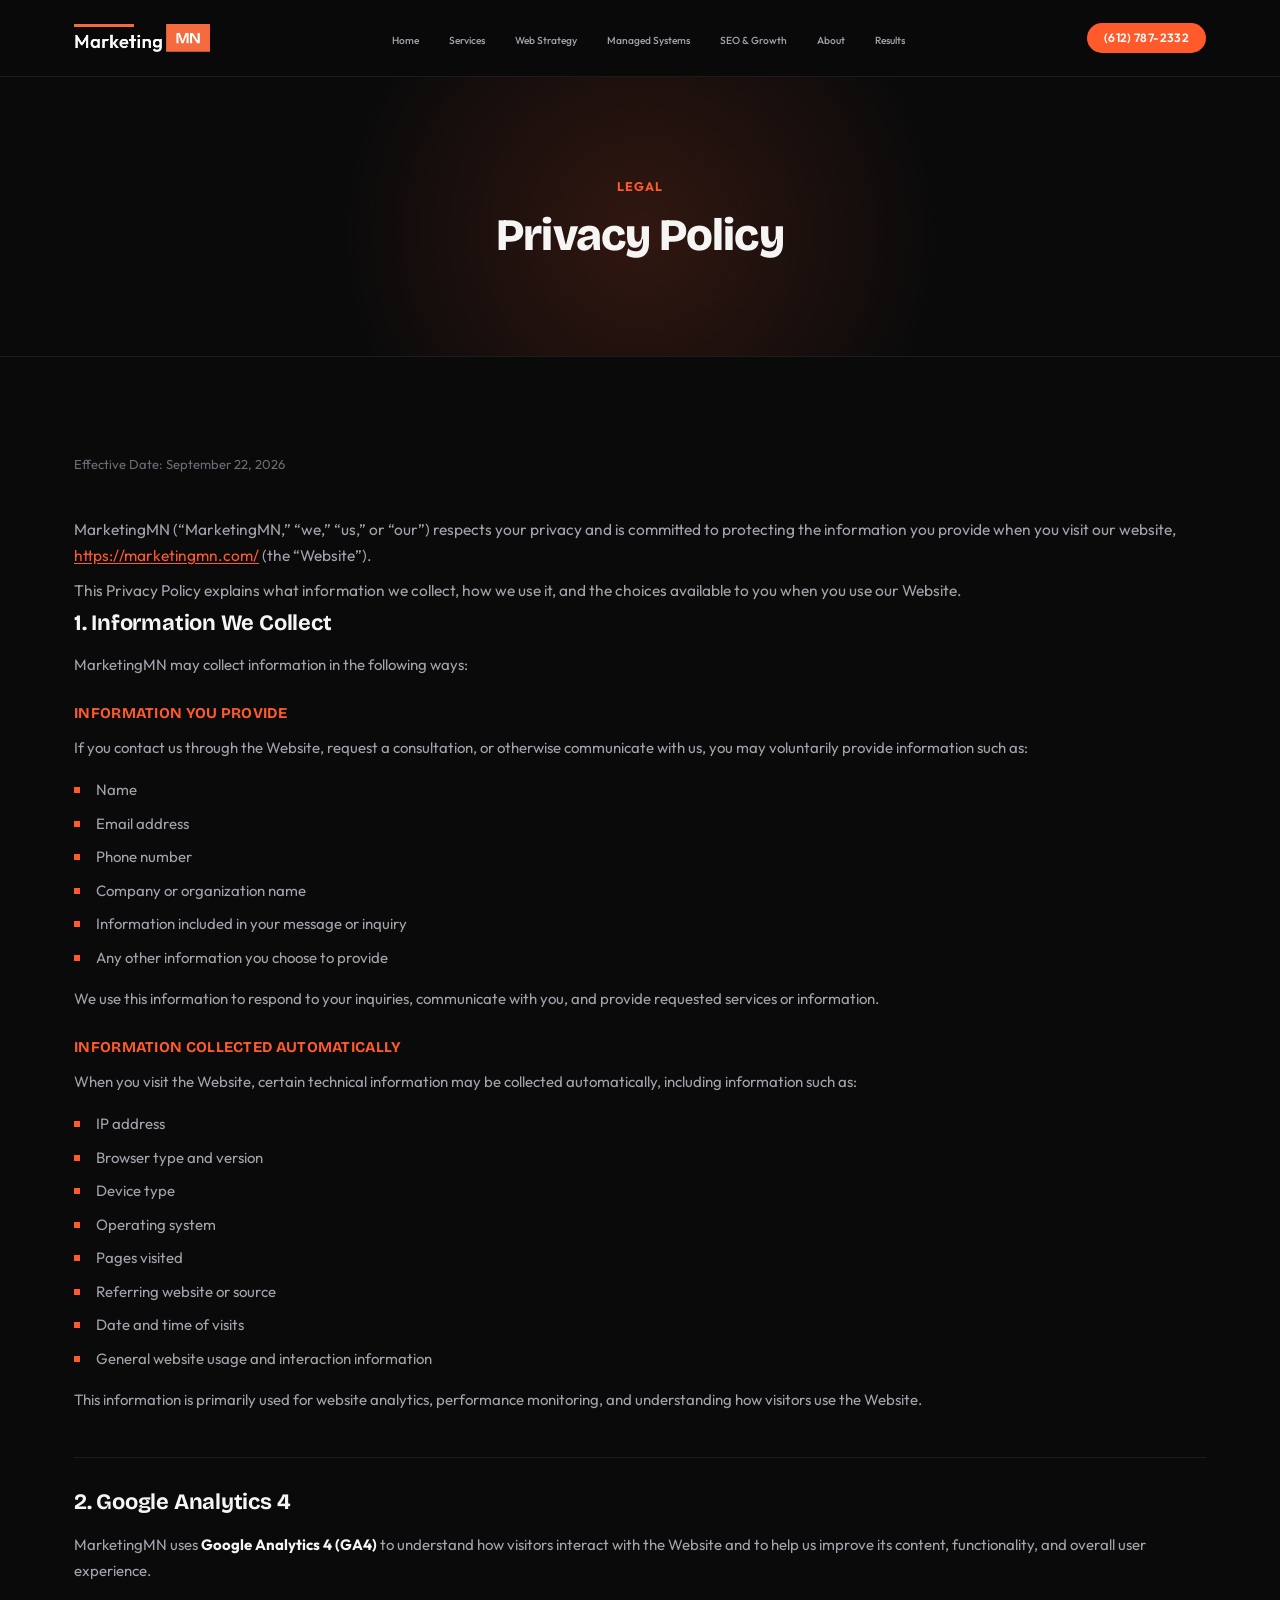
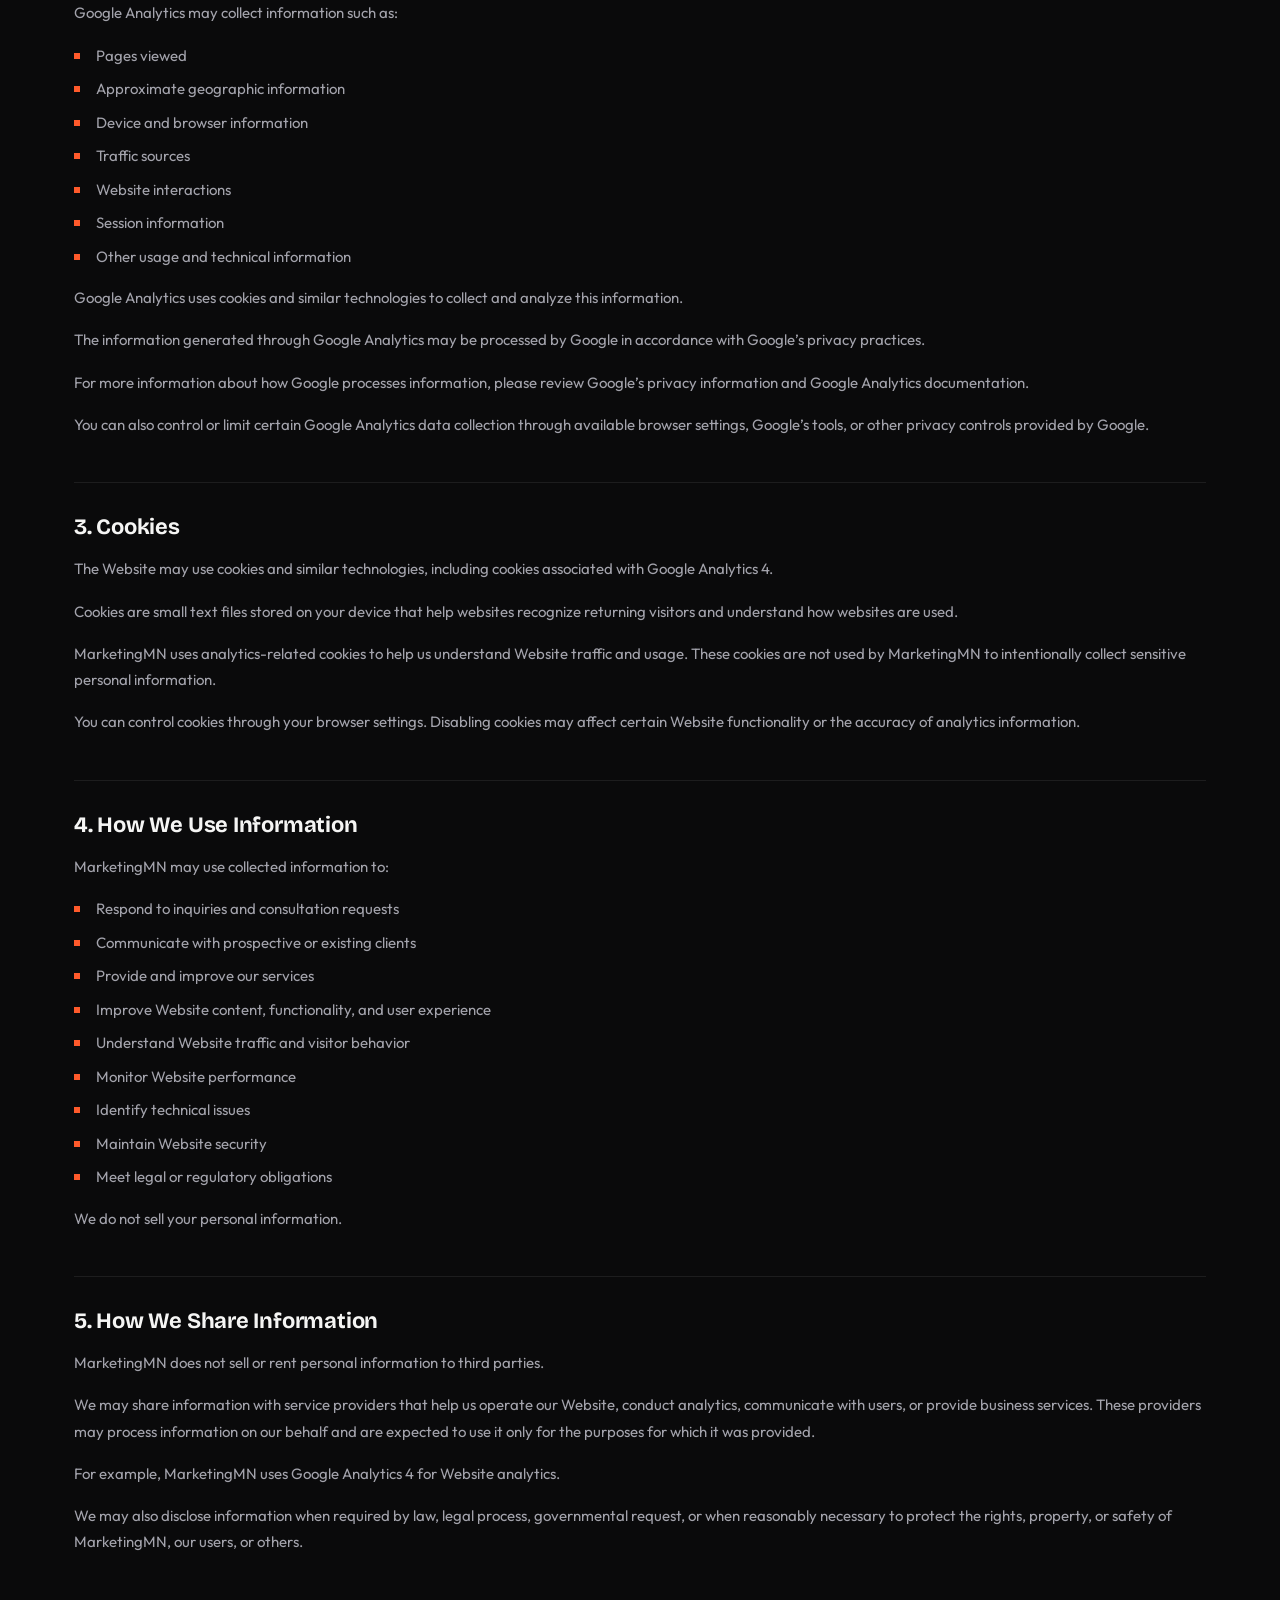
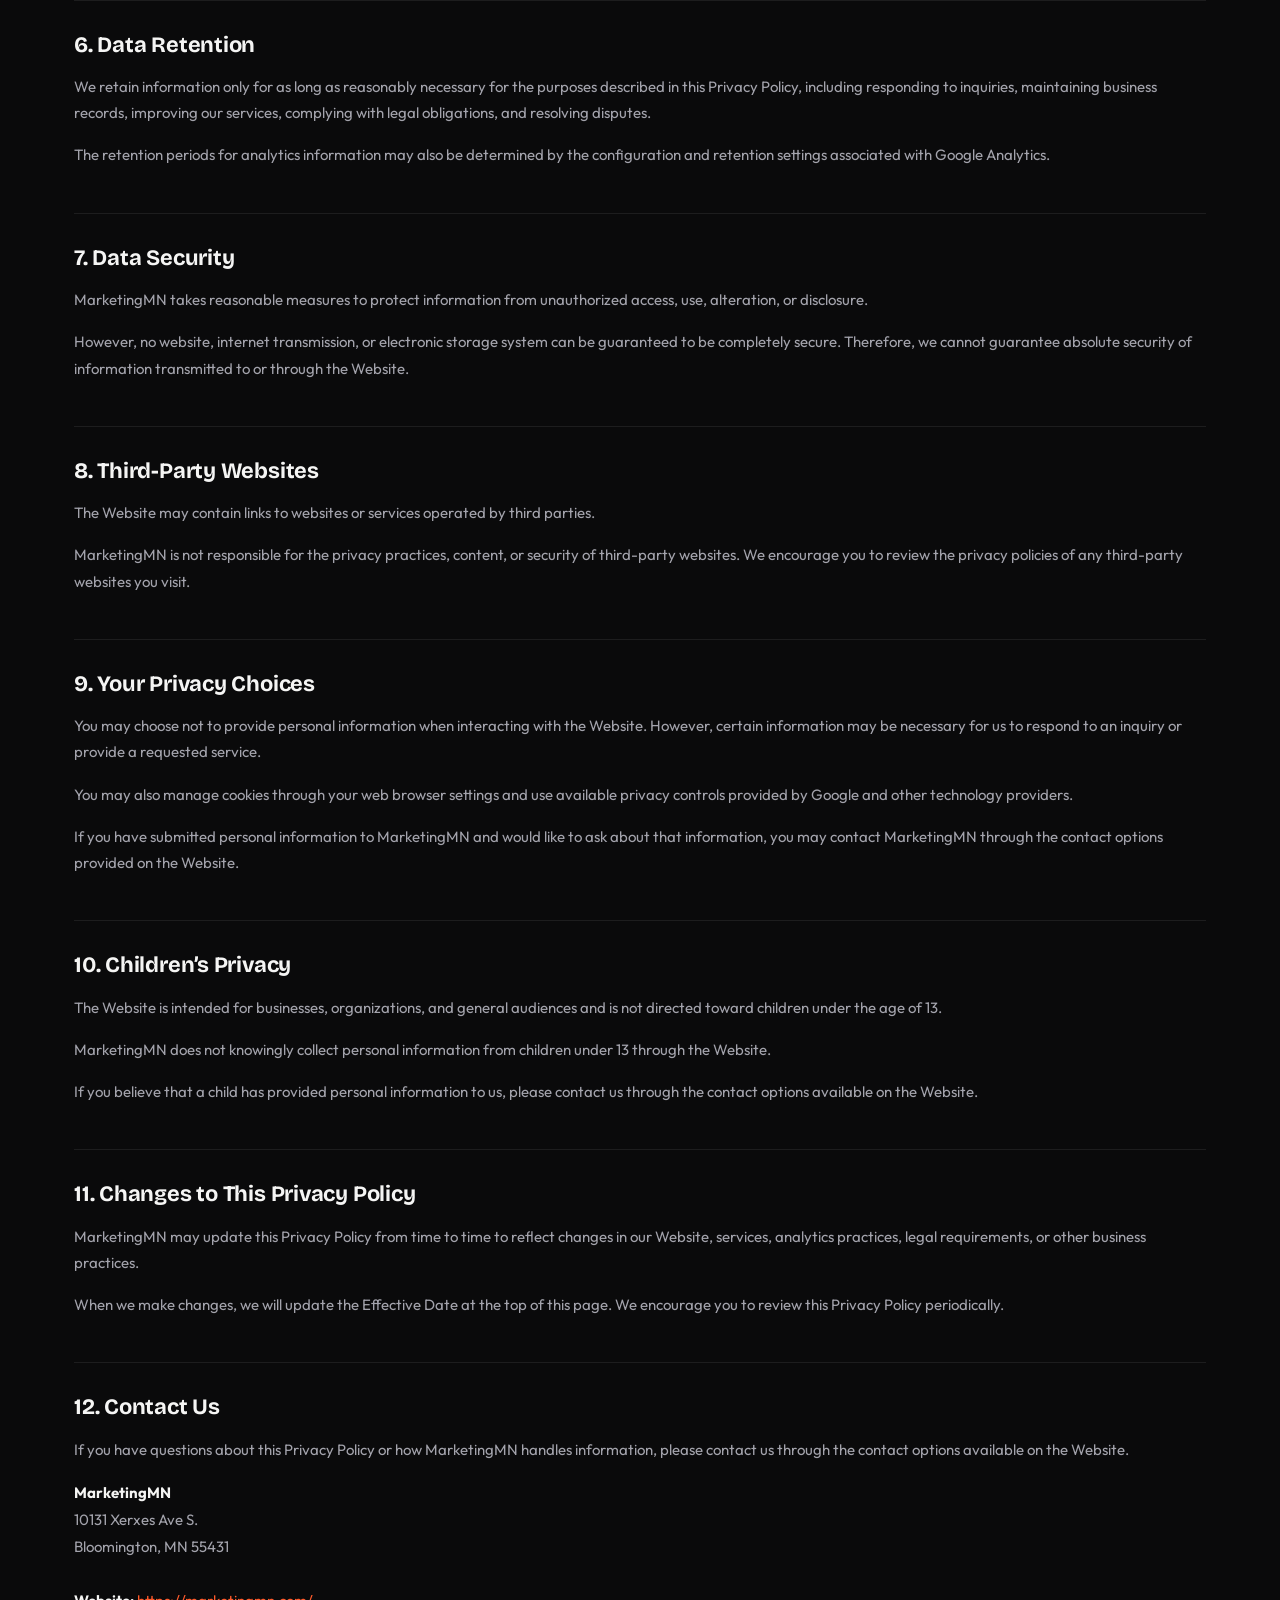
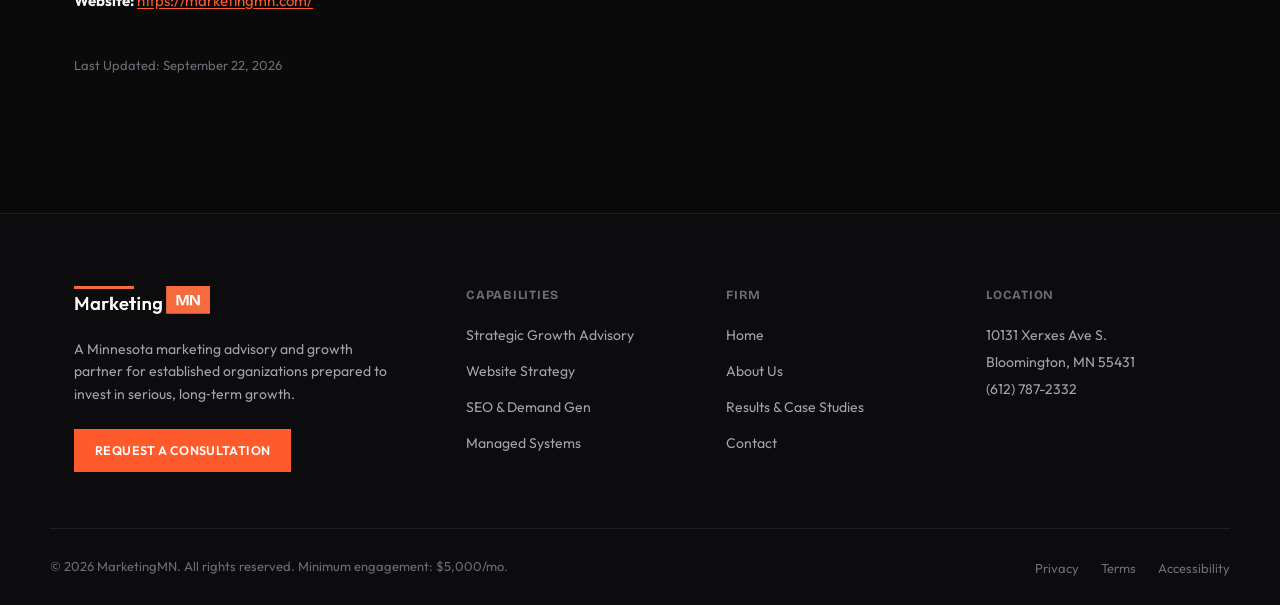
<file: privacy/index.html>
<!DOCTYPE html>
<html lang="en">
<head>
  <title>Privacy Policy | MarketingMN</title>
      <meta charset="UTF-8">
  <meta name="viewport" content="width=device-width, initial-scale=1.0">
  <link rel="apple-touch-icon" sizes="180x180" href="/apple-touch-icon.png">
<link rel="icon" type="image/png" sizes="32x32" href="/favicon-32x32.png">
<link rel="icon" type="image/png" sizes="16x16" href="/favicon-16x16.png">
<link rel="manifest" href="/site.webmanifest">
  <link rel="preconnect" href="https://fonts.googleapis.com">
  <link rel="preconnect" href="https://fonts.gstatic.com" crossorigin>
  <link href="https://fonts.googleapis.com/css2?family=Bricolage+Grotesque:opsz,wght@12..96,400..800&family=Outfit:wght@400;500;600;700;800&display=swap" rel="stylesheet">

  <link rel="stylesheet" href="https://cdnjs.cloudflare.com/ajax/libs/font-awesome/6.5.1/css/all.min.css" integrity="sha512-DTOQO9RWCH3ppGqcWaEA1BIZOC6xxalwEsw9c2QQeAIftl+Vegovlnee1c9QX4TctnWMn13TZye+giMm8e2LwA==" crossorigin="anonymous" referrerpolicy="no-referrer">

  <link rel="stylesheet" href="/assets/css/style.css">
  <meta name="robots" content="follow, index, max-snippet:-1, max-video-preview:-1, max-image-preview:large"/>
<script async src="https://www.googletagmanager.com/gtag/js?id=G-FC7THES9DJ"></script>
<script>
  window.dataLayer = window.dataLayer || [];
  function gtag(){dataLayer.push(arguments);}
  gtag('js', new Date());

  gtag('config', 'G-FC7THES9DJ');
</script>
</head>
<body>
  <header class="site-header">
  <div class="container header-inner">
    <a href="/" class="logo" aria-label="MarketingMN home">
      <img src="/assets/images/MarketingMN-Logo-White.png" alt="MarketingMN" class="logo-img">
    </a>

    <nav class="main-nav" id="main-nav" aria-label="Primary">
      <ul>
        <li><a href="/" class="nav-link">Home</a></li>
        <li><a href="/services/" class="nav-link">Services</a></li>
        <li><a href="/web-strategy/" class="nav-link">Web Strategy</a></li>
        <li><a href="/managed-systems/" class="nav-link">Managed Systems</a></li>
        <li><a href="/seo-growth/" class="nav-link">SEO &amp; Growth</a></li>
        <li><a href="/about/" class="nav-link">About</a></li>
        <li><a href="/results/" class="nav-link">Results</a></li>
      </ul>
    </nav>

    <a href="tel:6127872332" class="btn btn-primary btn-sm header-cta">(612) 787-2332</a>

    <button class="nav-toggle" id="nav-toggle" aria-expanded="false" aria-controls="main-nav" aria-label="Toggle navigation menu">
      <i class="fa-solid fa-bars" aria-hidden="true"></i>
    </button>
  </div>
</header>

  <main>
    <!-- HERO -->
    <section class="page-hero">
      <div class="container">
        <div class="page-hero-inner">
          <p class="eyebrow">Legal</p>
          <h1>Privacy Policy</h1>
        </div>
      </div>
    </section>

    <!-- CONTENT -->
    <section class="section" id="privacy-content">
      <div class="container">
        <div class="legal-content">
          <p class="legal-meta">Effective Date: September 22, 2026</p>

          <p class="legal-intro">MarketingMN (&ldquo;MarketingMN,&rdquo; &ldquo;we,&rdquo; &ldquo;us,&rdquo; or &ldquo;our&rdquo;) respects your privacy and is committed to protecting the information you provide when you visit our website, <a href="https://marketingmn.com/">https://marketingmn.com/</a> (the &ldquo;Website&rdquo;).</p>
          <p class="legal-intro">This Privacy Policy explains what information we collect, how we use it, and the choices available to you when you use our Website.</p>

          <h2>1. Information We Collect</h2>
          <p>MarketingMN may collect information in the following ways:</p>

          <h3>Information You Provide</h3>
          <p>If you contact us through the Website, request a consultation, or otherwise communicate with us, you may voluntarily provide information such as:</p>
          <ul>
            <li>Name</li>
            <li>Email address</li>
            <li>Phone number</li>
            <li>Company or organization name</li>
            <li>Information included in your message or inquiry</li>
            <li>Any other information you choose to provide</li>
          </ul>
          <p>We use this information to respond to your inquiries, communicate with you, and provide requested services or information.</p>

          <h3>Information Collected Automatically</h3>
          <p>When you visit the Website, certain technical information may be collected automatically, including information such as:</p>
          <ul>
            <li>IP address</li>
            <li>Browser type and version</li>
            <li>Device type</li>
            <li>Operating system</li>
            <li>Pages visited</li>
            <li>Referring website or source</li>
            <li>Date and time of visits</li>
            <li>General website usage and interaction information</li>
          </ul>
          <p>This information is primarily used for website analytics, performance monitoring, and understanding how visitors use the Website.</p>

          <h2>2. Google Analytics 4</h2>
          <p>MarketingMN uses <strong>Google Analytics 4 (GA4)</strong> to understand how visitors interact with the Website and to help us improve its content, functionality, and overall user experience.</p>
          <p>Google Analytics may collect information such as:</p>
          <ul>
            <li>Pages viewed</li>
            <li>Approximate geographic information</li>
            <li>Device and browser information</li>
            <li>Traffic sources</li>
            <li>Website interactions</li>
            <li>Session information</li>
            <li>Other usage and technical information</li>
          </ul>
          <p>Google Analytics uses cookies and similar technologies to collect and analyze this information.</p>
          <p>The information generated through Google Analytics may be processed by Google in accordance with Google&rsquo;s privacy practices.</p>
          <p>For more information about how Google processes information, please review Google&rsquo;s privacy information and Google Analytics documentation.</p>
          <p>You can also control or limit certain Google Analytics data collection through available browser settings, Google&rsquo;s tools, or other privacy controls provided by Google.</p>

          <h2>3. Cookies</h2>
          <p>The Website may use cookies and similar technologies, including cookies associated with Google Analytics 4.</p>
          <p>Cookies are small text files stored on your device that help websites recognize returning visitors and understand how websites are used.</p>
          <p>MarketingMN uses analytics-related cookies to help us understand Website traffic and usage. These cookies are not used by MarketingMN to intentionally collect sensitive personal information.</p>
          <p>You can control cookies through your browser settings. Disabling cookies may affect certain Website functionality or the accuracy of analytics information.</p>

          <h2>4. How We Use Information</h2>
          <p>MarketingMN may use collected information to:</p>
          <ul>
            <li>Respond to inquiries and consultation requests</li>
            <li>Communicate with prospective or existing clients</li>
            <li>Provide and improve our services</li>
            <li>Improve Website content, functionality, and user experience</li>
            <li>Understand Website traffic and visitor behavior</li>
            <li>Monitor Website performance</li>
            <li>Identify technical issues</li>
            <li>Maintain Website security</li>
            <li>Meet legal or regulatory obligations</li>
          </ul>
          <p>We do not sell your personal information.</p>

          <h2>5. How We Share Information</h2>
          <p>MarketingMN does not sell or rent personal information to third parties.</p>
          <p>We may share information with service providers that help us operate our Website, conduct analytics, communicate with users, or provide business services. These providers may process information on our behalf and are expected to use it only for the purposes for which it was provided.</p>
          <p>For example, MarketingMN uses Google Analytics 4 for Website analytics.</p>
          <p>We may also disclose information when required by law, legal process, governmental request, or when reasonably necessary to protect the rights, property, or safety of MarketingMN, our users, or others.</p>

          <h2>6. Data Retention</h2>
          <p>We retain information only for as long as reasonably necessary for the purposes described in this Privacy Policy, including responding to inquiries, maintaining business records, improving our services, complying with legal obligations, and resolving disputes.</p>
          <p>The retention periods for analytics information may also be determined by the configuration and retention settings associated with Google Analytics.</p>

          <h2>7. Data Security</h2>
          <p>MarketingMN takes reasonable measures to protect information from unauthorized access, use, alteration, or disclosure.</p>
          <p>However, no website, internet transmission, or electronic storage system can be guaranteed to be completely secure. Therefore, we cannot guarantee absolute security of information transmitted to or through the Website.</p>

          <h2>8. Third-Party Websites</h2>
          <p>The Website may contain links to websites or services operated by third parties.</p>
          <p>MarketingMN is not responsible for the privacy practices, content, or security of third-party websites. We encourage you to review the privacy policies of any third-party websites you visit.</p>

          <h2>9. Your Privacy Choices</h2>
          <p>You may choose not to provide personal information when interacting with the Website. However, certain information may be necessary for us to respond to an inquiry or provide a requested service.</p>
          <p>You may also manage cookies through your web browser settings and use available privacy controls provided by Google and other technology providers.</p>
          <p>If you have submitted personal information to MarketingMN and would like to ask about that information, you may contact MarketingMN through the contact options provided on the Website.</p>

          <h2>10. Children&rsquo;s Privacy</h2>
          <p>The Website is intended for businesses, organizations, and general audiences and is not directed toward children under the age of 13.</p>
          <p>MarketingMN does not knowingly collect personal information from children under 13 through the Website.</p>
          <p>If you believe that a child has provided personal information to us, please contact us through the contact options available on the Website.</p>

          <h2>11. Changes to This Privacy Policy</h2>
          <p>MarketingMN may update this Privacy Policy from time to time to reflect changes in our Website, services, analytics practices, legal requirements, or other business practices.</p>
          <p>When we make changes, we will update the Effective Date at the top of this page. We encourage you to review this Privacy Policy periodically.</p>

          <h2>12. Contact Us</h2>
          <p>If you have questions about this Privacy Policy or how MarketingMN handles information, please contact us through the contact options available on the Website.</p>
          <address class="legal-address">
            <strong>MarketingMN</strong><br>
            10131 Xerxes Ave S.<br>
            Bloomington, MN 55431<br><br>
            <strong>Website:</strong> <a href="https://marketingmn.com/">https://marketingmn.com/</a>
          </address>

          <p class="legal-meta" style="margin-top:40px;">Last Updated: September 22, 2026</p>
        </div>
      </div>
    </section>
  </main>

  <footer class="site-footer">
  <div class="container footer-top">
    <div class="footer-brand">
      <a href="/" class="logo" aria-label="MarketingMN home">
        <img src="/assets/images/MarketingMN-Logo-White.png" alt="MarketingMN" class="logo-img">
      </a>
      <p class="footer-tagline">A Minnesota marketing advisory and growth partner for established organizations prepared to invest in serious, long&#8209;term growth.</p>
      <a href="/contact/" class="btn btn-primary btn-sm">Request a Consultation</a>
    </div>

    <div class="footer-col">
      <h3 class="footer-heading">Capabilities</h3>
      <ul class="footer-links">
        <li><a href="/web-strategy/">Strategic Growth Advisory</a></li>
        <li><a href="/web-strategy/">Website Strategy</a></li>
        <li><a href="/seo-growth/">SEO &amp; Demand Gen</a></li>
        <li><a href="/managed-systems/">Managed Systems</a></li>
      </ul>
    </div>

    <div class="footer-col">
      <h3 class="footer-heading">Firm</h3>
      <ul class="footer-links">
        <li><a href="/about/">Home</a></li>
        <li><a href="/about/">About Us</a></li>
        <li><a href="/results/">Results &amp; Case Studies</a></li>
        <li><a href="/contact/">Contact</a></li>
      </ul>
    </div>

    <div class="footer-col">
      <h3 class="footer-heading">Location</h3>
      <address class="footer-address">
        10131 Xerxes Ave S. <br>
        Bloomington, MN 55431<br/>
        (612) 787-2332<br>
        <!--[Email Address] -->
      </address>
    </div>
  </div>

  <div class="container footer-bottom">
    <p>&copy; <span class="js-year">2026</span> MarketingMN. All rights reserved. Minimum engagement: $5,000/mo.</p>
    <ul class="footer-legal">
      <li><a href="/privacy/">Privacy</a></li>
      <li><a href="/terms/">Terms</a></li>
      <li><a href="/accessibility/">Accessibility</a></li>
    </ul>
  </div>
</footer>

<script src="/assets/js/main.js"></script>
<script>document.querySelectorAll(".js-year").forEach(function(e){e.textContent=new Date().getFullYear();});</script>
</body>
</html>
</file>
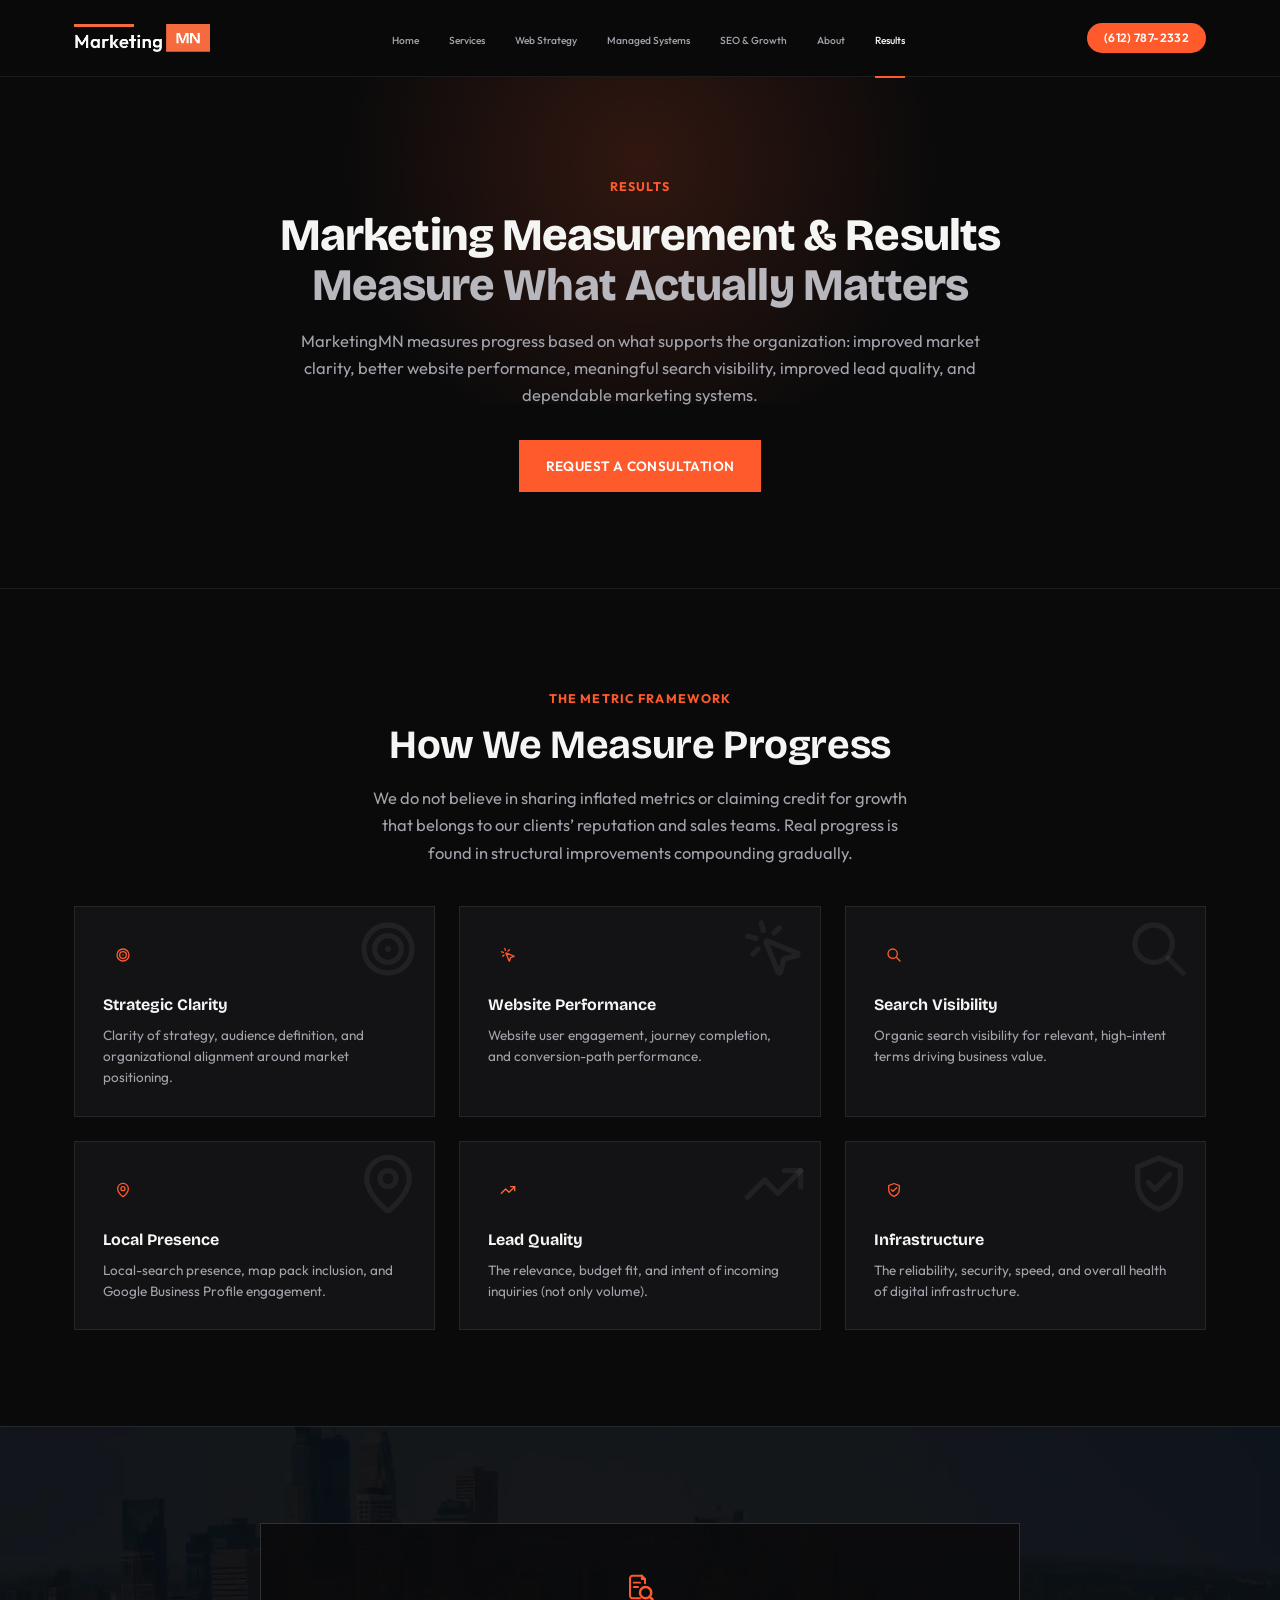
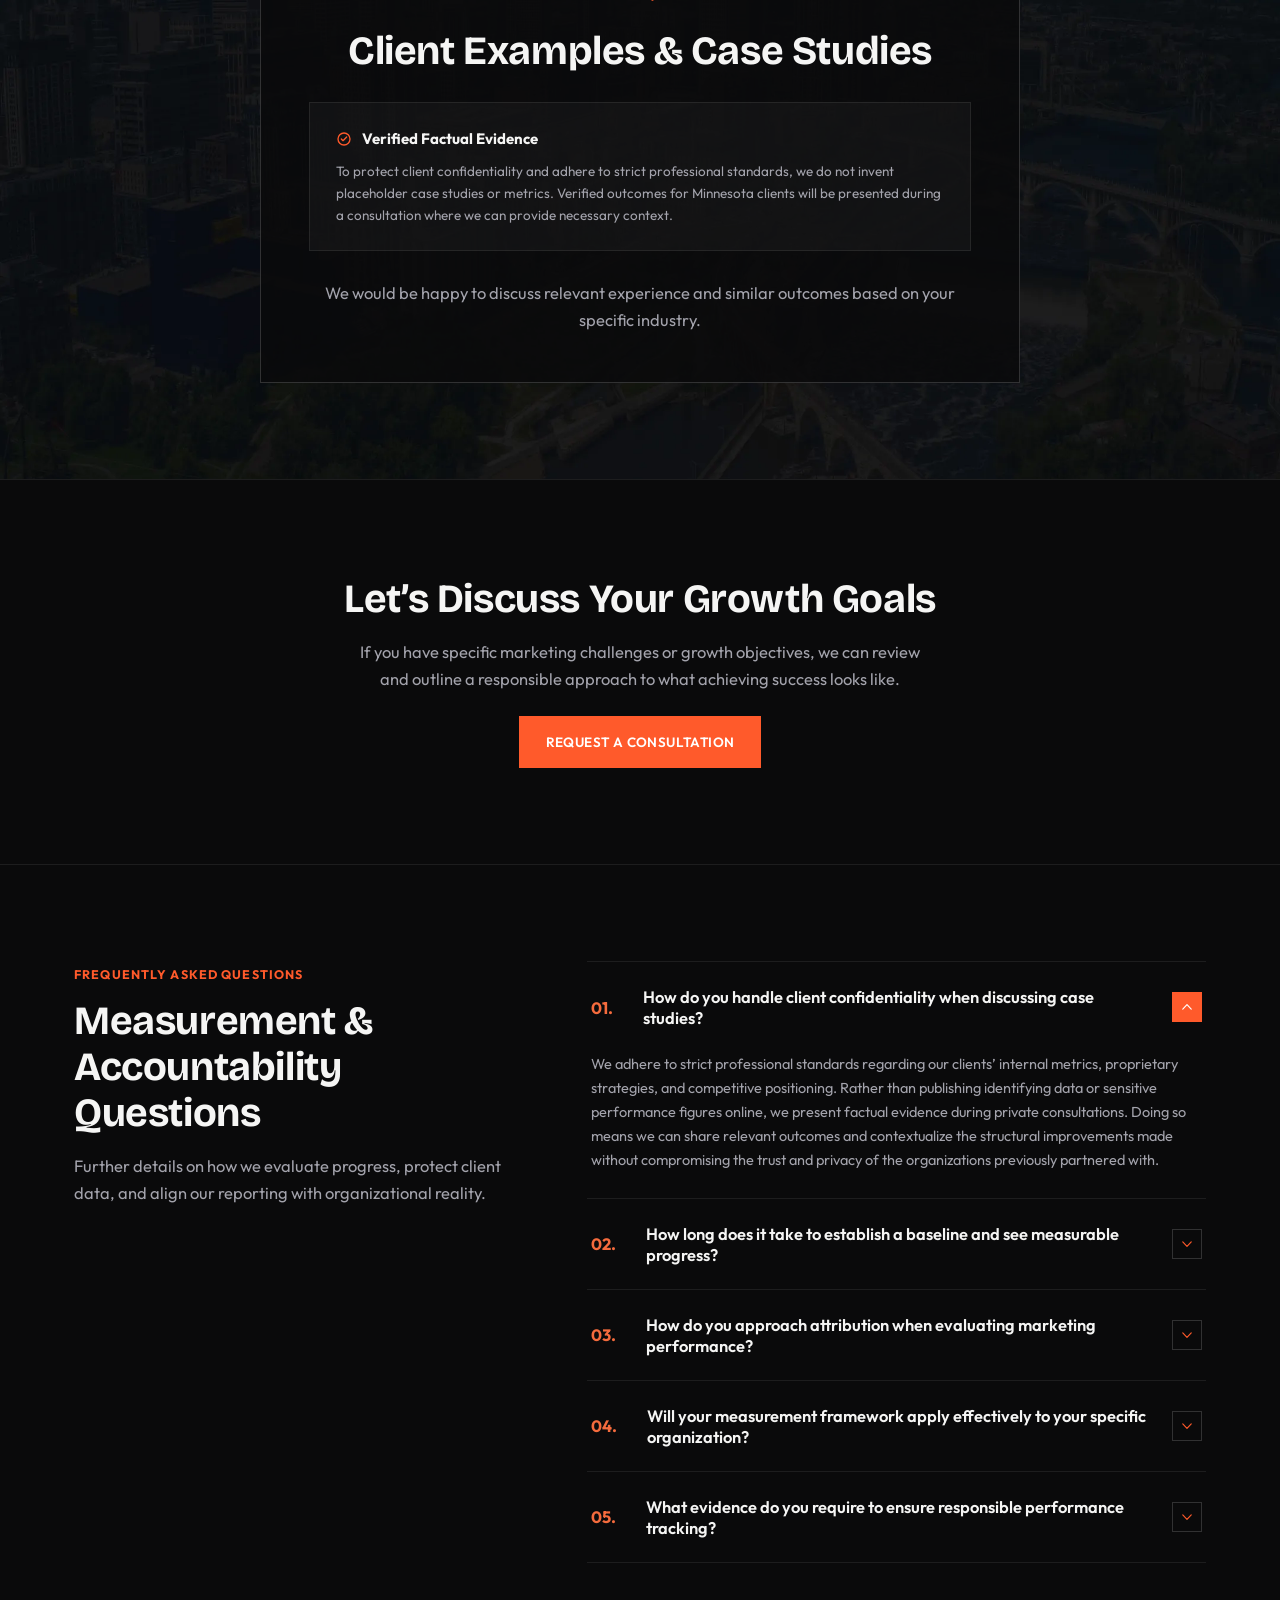
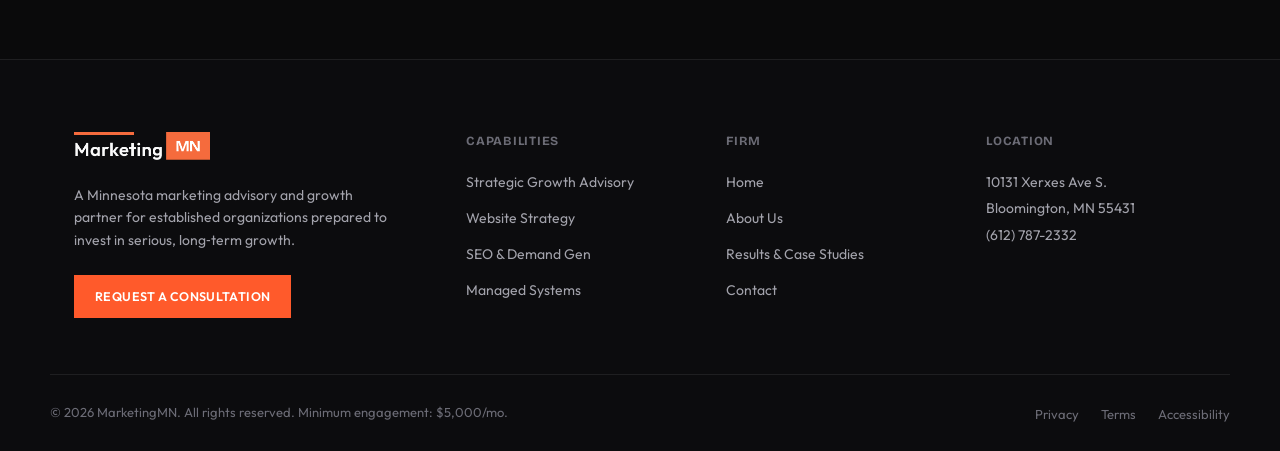
<file: results/index.html>
<!DOCTYPE html>
<html lang="en">
<head>
  <title>Marketing Measurement and Results | Get SEO Done Right! | MarketingMN</title>
<meta name="description" content="How MarketingMN measures progress: strategic clarity, website performance, search visibility, local presence, lead quality, and infrastructure.">
<link rel="canonical" href="https://marketingmn.com/results/">
<meta property="og:title" content="Marketing Measurement and Results | Get SEO Done Right! | MarketingMN">
<meta property="og:description" content="How MarketingMN measures progress: strategic clarity, website performance, search visibility, local presence, lead quality, and infrastructure.">
<meta property="og:url" content="https://marketingmn.com/results/">
<meta name="robots" content="follow, index, max-snippet:-1, max-video-preview:-1, max-image-preview:large"/>
<script async src="https://www.googletagmanager.com/gtag/js?id=G-FC7THES9DJ"></script>
<script>
  window.dataLayer = window.dataLayer || [];
  function gtag(){dataLayer.push(arguments);}
  gtag('js', new Date());

  gtag('config', 'G-FC7THES9DJ');
</script>
<!--schema-->
<script type="application/ld+json">
{
  "@context": "https://schema.org",
  "@graph": [
    {
      "@type": "ProfessionalService",
      "@id": "https://marketingmn.com/#organization",
      "name": "MarketingMN",
      "url": "https://marketingmn.com/",
      "logo": {
        "@type": "ImageObject",
        "url": "https://marketingmn.com/assets/images/MarketingMN-Logo-White.png"
      },
      "telephone": "+1-612-787-2332"
    },
    {
      "@type": "WebSite",
      "@id": "https://marketingmn.com/#website",
      "url": "https://marketingmn.com/",
      "name": "MarketingMN",
      "publisher": {
        "@id": "https://marketingmn.com/#organization"
      },
      "inLanguage": "en-US"
    },
    {
      "@type": "WebPage",
      "@id": "https://marketingmn.com/results/#webpage",
      "url": "https://marketingmn.com/results/",
      "name": "Marketing Measurement and Results | Get SEO Done Right! | MarketingMN",
      "description": "How MarketingMN measures progress: strategic clarity, website performance, search visibility, local presence, lead quality, and infrastructure.",
      "isPartOf": {
        "@id": "https://marketingmn.com/#website"
      },
      "inLanguage": "en-US",
      "breadcrumb": {
        "@id": "https://marketingmn.com/results/#breadcrumb"
      },
      "about": {
        "@id": "https://marketingmn.com/#organization"
      }
    },
    {
      "@type": "BreadcrumbList",
      "@id": "https://marketingmn.com/results/#breadcrumb",
      "itemListElement": [
        {
          "@type": "ListItem",
          "position": 1,
          "name": "Home",
          "item": "https://marketingmn.com/"
        },
        {
          "@type": "ListItem",
          "position": 2,
          "name": "Results",
          "item": "https://marketingmn.com/results/"
        }
      ]
    },
    {
      "@type": "FAQPage",
      "@id": "https://marketingmn.com/results/#faq",
      "isPartOf": {
        "@id": "https://marketingmn.com/results/#webpage"
      },
      "mainEntity": [
        {
          "@type": "Question",
          "name": "How do you handle client confidentiality when discussing case studies?",
          "acceptedAnswer": {
            "@type": "Answer",
            "text": "We adhere to strict professional standards regarding our clients’ internal metrics, proprietary strategies, and competitive positioning. Rather than publishing identifying data or sensitive performance figures online, we present factual evidence during private consultations. Doing so means we can share relevant outcomes and contextualize the structural improvements made without compromising the trust and privacy of the organizations previously partnered with."
          }
        },
        {
          "@type": "Question",
          "name": "How long does it take to establish a baseline and see measurable progress?",
          "acceptedAnswer": {
            "@type": "Answer",
            "text": "Meaningful evaluation requires a strong starting point. MarketingMN begins by reviewing the available website, search, conversion, and lead-quality evidence. From there, we identify where tracking or context is incomplete. Some technical changes can be observed relatively quickly like search visibility, content authority, and lead-quality patterns need longer observation. The appropriate review period depends on the work, market, seasonality, sales cycle, and data quality. We establish specific review points instead of promising a universal schedule."
          }
        },
        {
          "@type": "Question",
          "name": "How do you approach attribution when evaluating marketing performance?",
          "acceptedAnswer": {
            "@type": "Answer",
            "text": "Our team believes in responsible measurement and acknowledges the limits of marketing attribution. We do not claim credit for revenue growth that rightfully belongs to your sales team, product quality, or established market reputation. Instead, we measure the specific digital indicators we directly influence (ex. organic search positioning, website engagement, lead relevance, and structural health). This ensures our accountability remains focused on the actual systems we build and manage."
          }
        },
        {
          "@type": "Question",
          "name": "Will your measurement framework apply effectively to your specific organization?",
          "acceptedAnswer": {
            "@type": "Answer",
            "text": "Yes. While every industry and market position is unique, our core metric framework is adaptability. Whether you are seeking better local presence, improved website journey completion, or higher intent from incoming inquiries, we tailor our focus to what aligns with your business objectives. During our consultation, we will review your distinct challenges and outline a targeted approach to measuring success that adheres towards said operational goals."
          }
        },
        {
          "@type": "Question",
          "name": "What evidence do you require to ensure responsible performance tracking?",
          "acceptedAnswer": {
            "@type": "Answer",
            "text": "Responsible measurement relies on accurate data and transparent reporting. We evaluate your current analytics configuration, digital infrastructure reliability, and conversion tracking to ensure we are capturing reality, not vanity metrics. By securing the technical foundation first, we can have subsequent discussions regarding lead quality, search visibility, and audience alignment based on verified facts rather than assumptions. From there, leadership can make informed and confident decisions."
          }
        }
      ]
    }
  ]
}
</script>

      <meta charset="UTF-8">
  <meta name="viewport" content="width=device-width, initial-scale=1.0">
  <link rel="apple-touch-icon" sizes="180x180" href="/apple-touch-icon.png">
<link rel="icon" type="image/png" sizes="32x32" href="/favicon-32x32.png">
<link rel="icon" type="image/png" sizes="16x16" href="/favicon-16x16.png">
<link rel="manifest" href="/site.webmanifest">
  <link rel="preconnect" href="https://fonts.googleapis.com">
  <link rel="preconnect" href="https://fonts.gstatic.com" crossorigin>
  <link href="https://fonts.googleapis.com/css2?family=Bricolage+Grotesque:opsz,wght@12..96,400..800&family=Outfit:wght@400;500;600;700;800&display=swap" rel="stylesheet">

  <link rel="stylesheet" href="https://cdnjs.cloudflare.com/ajax/libs/font-awesome/6.5.1/css/all.min.css" integrity="sha512-DTOQO9RWCH3ppGqcWaEA1BIZOC6xxalwEsw9c2QQeAIftl+Vegovlnee1c9QX4TctnWMn13TZye+giMm8e2LwA==" crossorigin="anonymous" referrerpolicy="no-referrer">

  <link rel="stylesheet" href="/assets/css/style.css">
</head>
<body>
  <header class="site-header">
  <div class="container header-inner">
    <a href="/" class="logo" aria-label="MarketingMN home">
      <img src="/assets/images/MarketingMN-Logo-White.png" alt="MarketingMN" class="logo-img">
    </a>

    <nav class="main-nav" id="main-nav" aria-label="Primary">
      <ul>
        <li><a href="/" class="nav-link">Home</a></li>
        <li><a href="/services/" class="nav-link">Services</a></li>
        <li><a href="/web-strategy/" class="nav-link">Web Strategy</a></li>
        <li><a href="/managed-systems/" class="nav-link">Managed Systems</a></li>
        <li><a href="/seo-growth/" class="nav-link">SEO &amp; Growth</a></li>
        <li><a href="/about/" class="nav-link">About</a></li>
        <li><a href="/results/" class="nav-link active">Results</a></li>
      </ul>
    </nav>

    <a href="tel:6127872332" class="btn btn-primary btn-sm header-cta">(612) 787-2332</a>

    <button class="nav-toggle" id="nav-toggle" aria-expanded="false" aria-controls="main-nav" aria-label="Toggle navigation menu">
      <i class="fa-solid fa-bars" aria-hidden="true"></i>
    </button>
  </div>
</header>

  <main>
    <!-- HERO -->
    <section class="page-hero">
      <div class="container">
        <div class="page-hero-inner">
          <p class="eyebrow">Results</p>
          <h1>Marketing Measurement & Results<br><span class="line-dim">Measure What Actually Matters</span></h1>
          <p class="lede">MarketingMN measures progress based on what supports the organization: improved market clarity, better website performance, meaningful search visibility, improved lead quality, and dependable marketing systems.</p>
          <div class="hero-actions-center">
            <a href="/contact/" class="btn btn-primary">Request a Consultation</a>
          </div>
        </div>
      </div>
    </section>

    <!-- METRIC FRAMEWORK -->
    <section class="section" id="metric-framework">
      <div class="container">
        <div class="requirements-intro">
          <p class="eyebrow">The Metric Framework</p>
          <h2>How We Measure Progress</h2>
          <p class="lede">We do not believe in sharing inflated metrics or claiming credit for growth that belongs to our clients’ reputation and sales teams. Real progress is found in structural improvements compounding gradually.</p>
        </div>

        <div class="metric-grid">
          <div class="metric-card">
            <img src="[data-uri]" alt="Icon" width="64" height="64" class="metric-watermark">
            <span class="metric-icon"><img src="[data-uri]" alt="Icon" width="16" height="16"></span>
            <h4>Strategic Clarity</h4>
            <p>Clarity of strategy, audience definition, and organizational alignment around market positioning.</p>
          </div>
          <div class="metric-card">
            <img src="[data-uri]" alt="Icon" width="64" height="64" class="metric-watermark">
            <span class="metric-icon"><img src="[data-uri]" alt="Icon" width="16" height="16"></span>
            <h4>Website Performance</h4>
            <p>Website user engagement, journey completion, and conversion-path performance.</p>
          </div>
          <div class="metric-card">
            <img src="[data-uri]" alt="Icon" width="64" height="64" class="metric-watermark">
            <span class="metric-icon"><img src="[data-uri]" alt="Icon" width="16" height="16"></span>
            <h4>Search Visibility</h4>
            <p>Organic search visibility for relevant, high-intent terms driving business value.</p>
          </div>
          <div class="metric-card">
            <img src="[data-uri]" alt="Icon" width="64" height="64" class="metric-watermark">
            <span class="metric-icon"><img src="[data-uri]" alt="Icon" width="16" height="16"></span>
            <h4>Local Presence</h4>
            <p>Local-search presence, map pack inclusion, and Google Business Profile engagement.</p>
          </div>
          <div class="metric-card">
            <img src="[data-uri]" alt="Icon" width="64" height="64" class="metric-watermark">
            <span class="metric-icon"><img src="[data-uri]" alt="Icon" width="16" height="16"></span>
            <h4>Lead Quality</h4>
            <p>The relevance, budget fit, and intent of incoming inquiries (not only volume).</p>
          </div>
          <div class="metric-card">
            <img src="[data-uri]" alt="Icon" width="64" height="64" class="metric-watermark">
            <span class="metric-icon"><img src="[data-uri]" alt="Icon" width="16" height="16"></span>
            <h4>Infrastructure</h4>
            <p>The reliability, security, speed, and overall health of digital infrastructure.</p>
          </div>
        </div>
      </div>
    </section>

    <!-- CLIENT EXAMPLES & CASE STUDIES (photographic background) -->
    <section class="section" id="case-studies" style="background-image: url('/assets/images/case-studies-bg.webp'); background-size: cover; background-position: center;">
      <div class="container">
        <div class="case-studies-card">
          <img src="[data-uri]" alt="Icon" width="30" height="30" class="icon-lead">
          <h2>Client Examples &amp; Case Studies</h2>

          <div class="verified-box">
            <p class="verified-label"><img src="[data-uri]" alt="Icon" width="16" height="16">Verified Factual Evidence</p>
            <p>To protect client confidentiality and adhere to strict professional standards, we do not invent placeholder case studies or metrics. Verified outcomes for Minnesota clients will be presented during a consultation where we can provide necessary context.</p>
          </div>

          <p class="lede">We would be happy to discuss relevant experience and similar outcomes based on your specific industry.</p>
        </div>
      </div>
    </section>

    <!-- CTA -->
    <section class="section" id="growth-goals">
      <div class="container">
        <div class="requirements-intro">
          <h2>Let&rsquo;s Discuss Your Growth Goals</h2>
          <p class="lede">If you have specific marketing challenges or growth objectives, we can review and outline a responsible approach to what achieving success looks like.</p>
          <div class="hero-actions-center">
            <a href="/contact/" class="btn btn-primary">Request a Consultation</a>
          </div>
        </div>
      </div>
    </section>

    <!-- FAQ -->
    <section class="section" id="faq">
      <div class="container faq-grid">
        <div class="faq-intro">
          <p class="eyebrow">Frequently Asked Questions</p>
          <h2>Measurement &amp; Accountability Questions</h2>
          <p class="lede">Further details on how we evaluate progress, protect client data, and align our reporting with organizational reality.</p>
        </div>

        <div class="faq-list">
          <div class="faq-item" data-open="false">
            <button class="faq-question" aria-expanded="false">
              <span class="faq-num">01.</span><span class="faq-question-text">How do you handle client confidentiality when discussing case studies?</span>
              <span class="faq-icon"><img src="[data-uri]" alt="Icon" width="14" height="14"></span>
            </button>
            <div class="faq-answer">
              <p>We adhere to strict professional standards regarding our clients’ internal metrics, proprietary strategies, and competitive positioning. Rather than publishing identifying data or sensitive performance figures online, we present  factual evidence during private consultations. Doing so means we can share relevant outcomes and contextualize the structural improvements made without compromising the trust and privacy of the organizations previously partnered with.</p>
            </div>
          </div>

          <div class="faq-item" data-open="false">
            <button class="faq-question" aria-expanded="false">
              <span class="faq-num">02.</span><span class="faq-question-text">How long does it take to establish a baseline and see measurable progress?</span>
              <span class="faq-icon"><img src="[data-uri]" alt="Icon" width="14" height="14"></span>
            </button>
            <div class="faq-answer">
              <p>Meaningful evaluation requires a strong starting point. MarketingMN begins by reviewing the available website, search, conversion, and lead-quality evidence. From there, we identify where tracking or context is incomplete. Some technical changes can be observed relatively quickly like search visibility, content authority, and lead-quality patterns need longer observation. The appropriate review period depends on the work, market, seasonality, sales cycle, and data quality. We establish specific review points instead of promising a universal schedule.</p>
            </div>
          </div>

          <div class="faq-item" data-open="false">
            <button class="faq-question" aria-expanded="false">
              <span class="faq-num">03.</span><span class="faq-question-text">How do you approach attribution when evaluating marketing performance?</span>
              <span class="faq-icon"><img src="[data-uri]" alt="Icon" width="14" height="14"></span>
            </button>
            <div class="faq-answer">
              <p>Our team believes in responsible measurement and acknowledges the limits of marketing attribution. We do not claim credit for revenue growth that rightfully belongs to your sales team, product quality, or established market reputation. Instead, we measure the specific digital indicators we directly influence (ex. organic search positioning, website engagement, lead relevance, and structural health). This ensures our accountability remains focused on the actual systems we build and manage.</p>
            </div>
          </div>

          <div class="faq-item" data-open="false">
            <button class="faq-question" aria-expanded="false">
              <span class="faq-num">04.</span><span class="faq-question-text">Will your measurement framework apply effectively to your specific organization?</span>
              <span class="faq-icon"><img src="[data-uri]" alt="Icon" width="14" height="14"></span>
            </button>
            <div class="faq-answer">
              <p>Yes. While every industry and market position is unique, our core metric framework is adaptability. Whether you are seeking better local presence, improved website journey completion, or higher intent from incoming inquiries, we tailor our focus to what aligns with your business objectives. During our consultation, we will review your distinct challenges and outline a targeted approach to measuring success that adheres towards said operational goals.</p>
            </div>
          </div>

          <div class="faq-item" data-open="false">
            <button class="faq-question" aria-expanded="false">
              <span class="faq-num">05.</span><span class="faq-question-text">What evidence do you require to ensure responsible performance tracking?</span>
              <span class="faq-icon"><img src="[data-uri]" alt="Icon" width="14" height="14"></span>
            </button>
            <div class="faq-answer">
              <p>Responsible measurement relies on accurate data and transparent reporting. We evaluate your current analytics configuration, digital infrastructure reliability, and conversion tracking to ensure we are capturing reality, not vanity metrics. By securing the technical foundation first, we can have subsequent discussions regarding lead quality, search visibility, and audience alignment based on verified facts rather than assumptions. From there, leadership can make informed and confident decisions.</p>
            </div>
          </div>
        </div>
      </div>
    </section>
  </main>

  <footer class="site-footer">
  <div class="container footer-top">
    <div class="footer-brand">
      <a href="/" class="logo" aria-label="MarketingMN home">
        <img src="/assets/images/MarketingMN-Logo-White.png" alt="MarketingMN" class="logo-img">
      </a>
      <p class="footer-tagline">A Minnesota marketing advisory and growth partner for established organizations prepared to invest in serious, long&#8209;term growth.</p>
      <a href="/contact/" class="btn btn-primary btn-sm">Request a Consultation</a>
    </div>

    <div class="footer-col">
      <h3 class="footer-heading">Capabilities</h3>
      <ul class="footer-links">
        <li><a href="/web-strategy/">Strategic Growth Advisory</a></li>
        <li><a href="/web-strategy/">Website Strategy</a></li>
        <li><a href="/seo-growth/">SEO &amp; Demand Gen</a></li>
        <li><a href="/managed-systems/">Managed Systems</a></li>
      </ul>
    </div>

    <div class="footer-col">
      <h3 class="footer-heading">Firm</h3>
      <ul class="footer-links">
        <li><a href="/about/">Home</a></li>
        <li><a href="/about/">About Us</a></li>
        <li><a href="/results/">Results &amp; Case Studies</a></li>
        <li><a href="/contact/">Contact</a></li>
      </ul>
    </div>

    <div class="footer-col">
      <h3 class="footer-heading">Location</h3>
      <address class="footer-address">
        10131 Xerxes Ave S. <br>
        Bloomington, MN 55431<br/>
        (612) 787-2332<br>
        <!--[Email Address] -->
      </address>
    </div>
  </div>

  <div class="container footer-bottom">
    <p>&copy; <span class="js-year">2026</span> MarketingMN. All rights reserved. Minimum engagement: $5,000/mo.</p>
    <ul class="footer-legal">
      <li><a href="/privacy/">Privacy</a></li>
      <li><a href="/terms/">Terms</a></li>
      <li><a href="/accessibility/">Accessibility</a></li>
    </ul>
  </div>
</footer>

<script src="/assets/js/main.js"></script>
<script>document.querySelectorAll(".js-year").forEach(function(e){e.textContent=new Date().getFullYear();});</script>
</body>
</html>
</file>
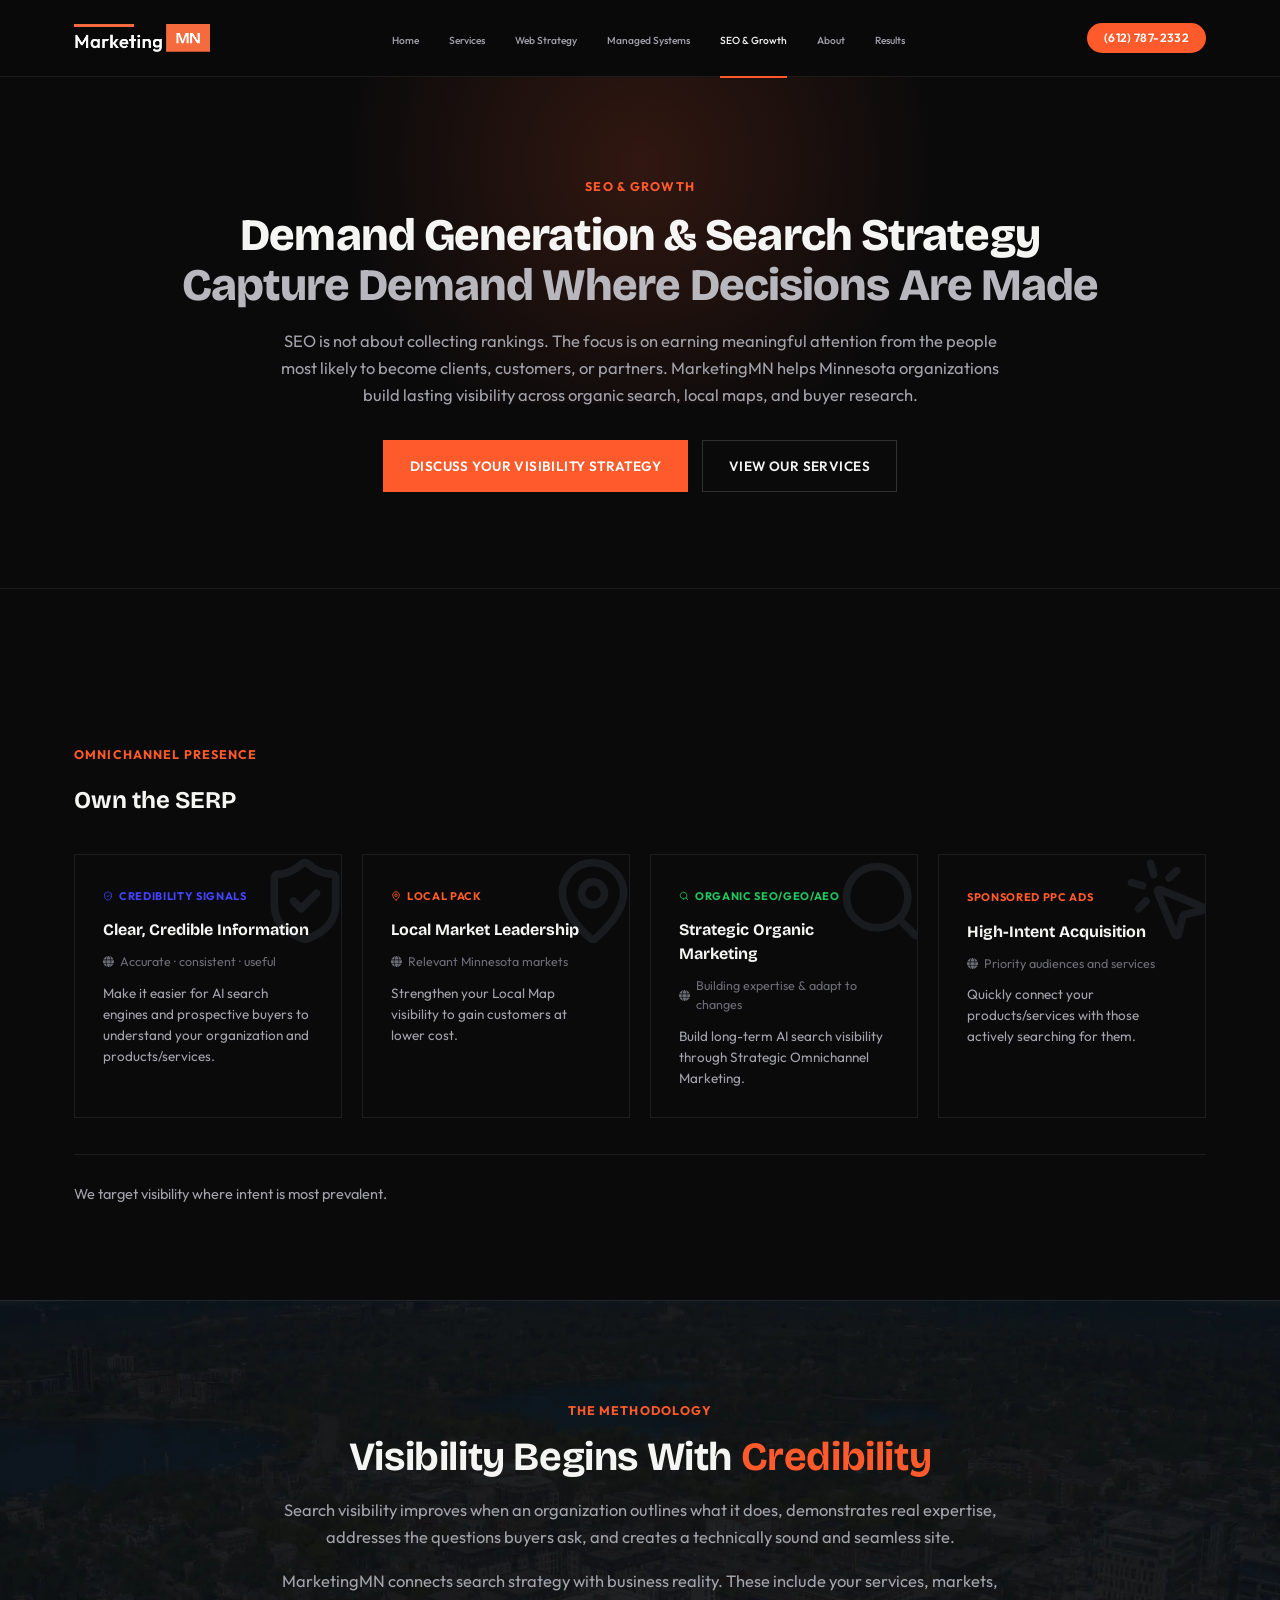
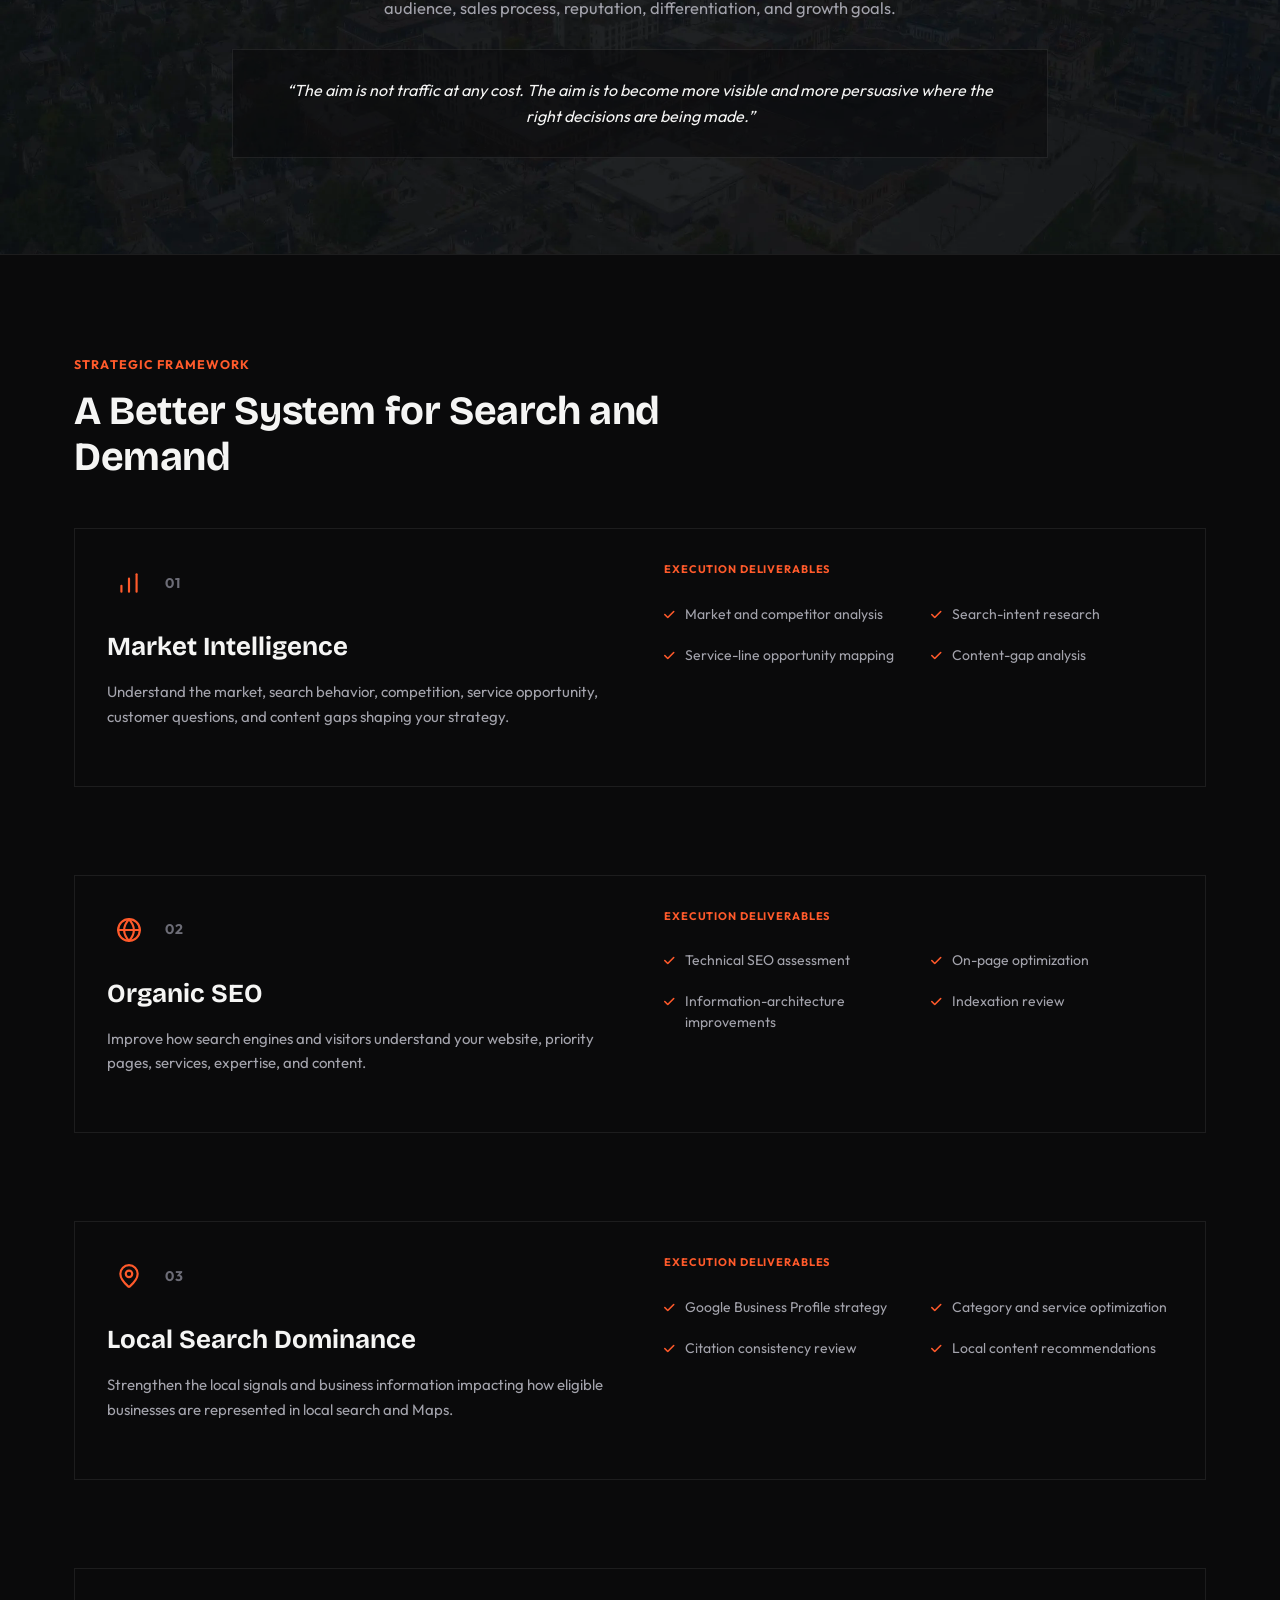
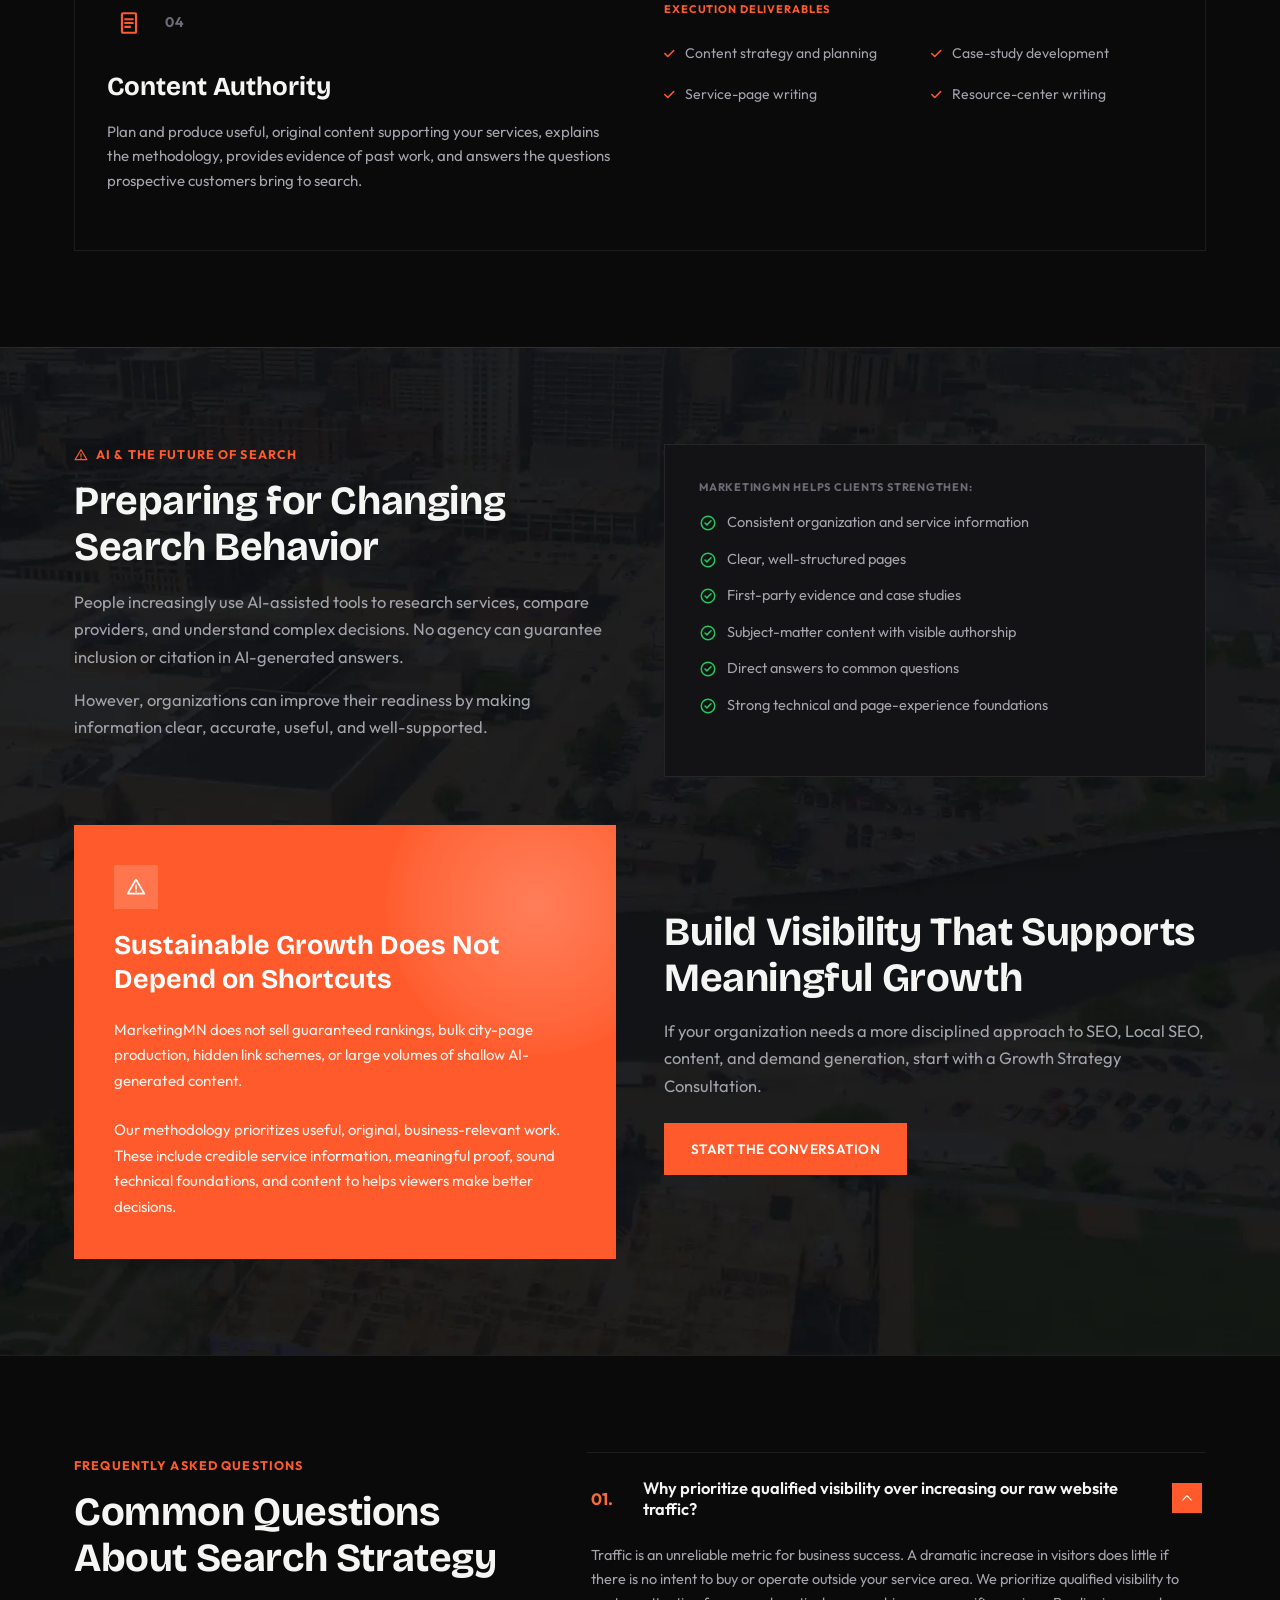
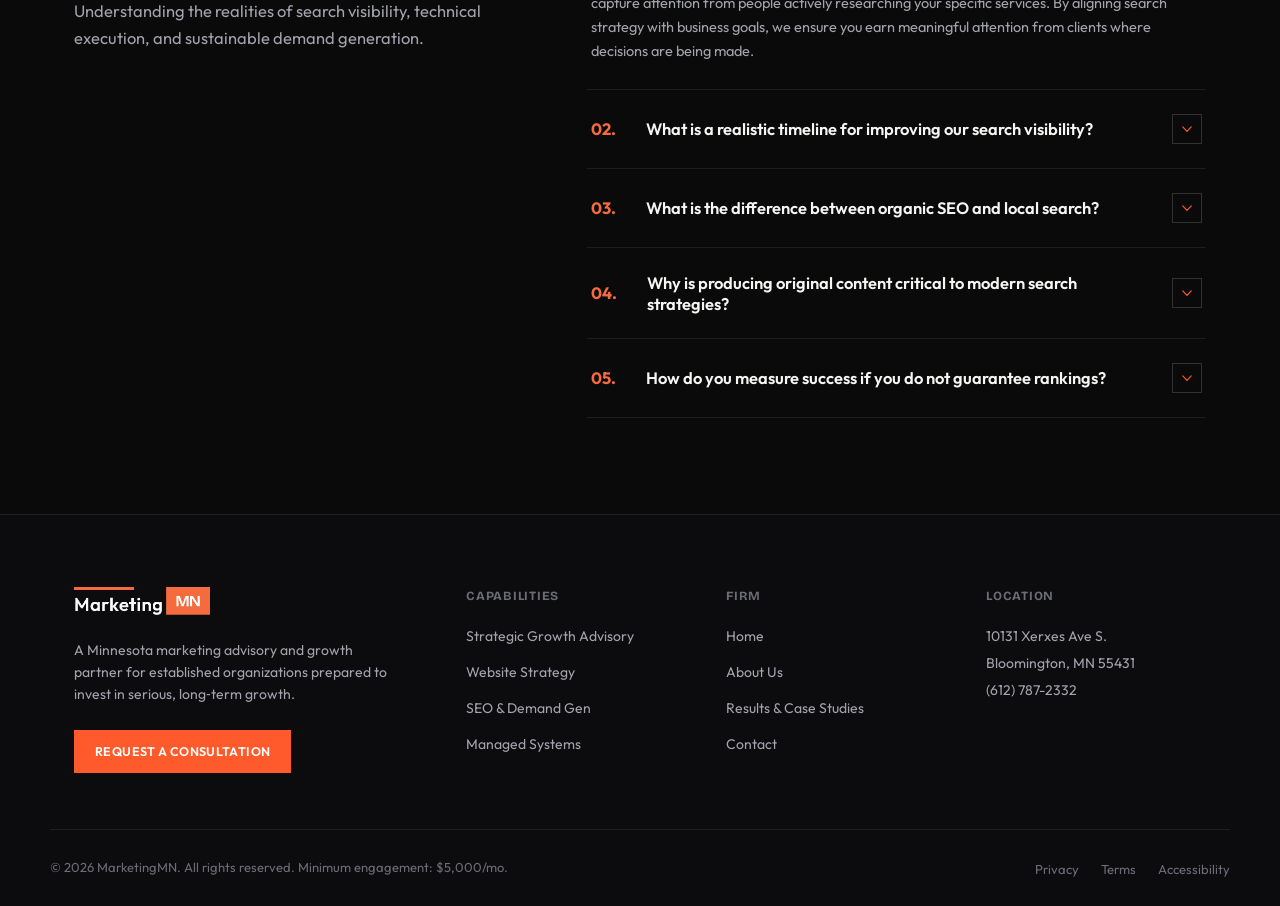
<file: seo-growth/index.html>
<!DOCTYPE html>
<html lang="en">
<head>
  <title>SEO Services with Demand Generation &amp; Search Strategy | MarketingMN</title>
<meta name="description" content="Build visibility where buyers research: market intelligence, organic and local search, and content authority tied to qualified demand, not traffic.">
<link rel="canonical" href="https://marketingmn.com/seo-growth/">
<meta property="og:title" content="SEO Services with Demand Generation &amp; Search Strategy | MarketingMN">
<meta property="og:description" content="Build visibility where buyers research: market intelligence, organic and local search, and content authority tied to qualified demand, not traffic.">
<meta property="og:url" content="https://marketingmn.com/seo-growth/">
<meta name="robots" content="follow, index, max-snippet:-1, max-video-preview:-1, max-image-preview:large"/>
<script async src="https://www.googletagmanager.com/gtag/js?id=G-FC7THES9DJ"></script>
<script>
  window.dataLayer = window.dataLayer || [];
  function gtag(){dataLayer.push(arguments);}
  gtag('js', new Date());

  gtag('config', 'G-FC7THES9DJ');
</script>
<!--schema-->
<script type="application/ld+json">
{
  "@context": "https://schema.org",
  "@graph": [
    {
      "@type": "ProfessionalService",
      "@id": "https://marketingmn.com/#organization",
      "name": "MarketingMN",
      "url": "https://marketingmn.com/",
      "logo": {
        "@type": "ImageObject",
        "url": "https://marketingmn.com/assets/images/MarketingMN-Logo-White.png"
      },
      "telephone": "+1-612-787-2332"
    },
    {
      "@type": "WebSite",
      "@id": "https://marketingmn.com/#website",
      "url": "https://marketingmn.com/",
      "name": "MarketingMN",
      "publisher": {
        "@id": "https://marketingmn.com/#organization"
      },
      "inLanguage": "en-US"
    },
    {
      "@type": "WebPage",
      "@id": "https://marketingmn.com/seo-growth/#webpage",
      "url": "https://marketingmn.com/seo-growth/",
      "name": "SEO Services with Demand Generation & Search Strategy | MarketingMN",
      "description": "Build visibility where buyers research: market intelligence, organic and local search, and content authority tied to qualified demand, not traffic.",
      "isPartOf": {
        "@id": "https://marketingmn.com/#website"
      },
      "inLanguage": "en-US",
      "breadcrumb": {
        "@id": "https://marketingmn.com/seo-growth/#breadcrumb"
      },
      "mainEntity": {
        "@id": "https://marketingmn.com/seo-growth/#service"
      }
    },
    {
      "@type": "Service",
      "@id": "https://marketingmn.com/seo-growth/#service",
      "name": "SEO, Content & Demand Generation",
      "serviceType": "Demand generation",
      "description": "Visibility is a prerequisite for growth. We help organizations build authority while capturing demand where their ideal customers are actively searching for solutions.",
      "provider": {
        "@id": "https://marketingmn.com/#organization"
      },
      "areaServed": {
        "@type": "State",
        "name": "Minnesota",
        "sameAs": [
          "https://www.wikidata.org/wiki/Q1527",
          "https://en.wikipedia.org/wiki/Minnesota"
        ]
      },
      "audience": {
        "@type": "BusinessAudience",
        "audienceType": "Established Minnesota organizations"
      },
      "hasOfferCatalog": {
        "@type": "OfferCatalog",
        "name": "A better system for search and demand",
        "itemListElement": [
          {
            "@type": "Offer",
            "itemOffered": {
              "@type": "Service",
              "name": "Market Intelligence",
              "description": "Understand the market, search behavior, competition, service opportunity, customer questions, and content gaps shaping your strategy."
            }
          },
          {
            "@type": "Offer",
            "itemOffered": {
              "@type": "Service",
              "name": "Organic SEO",
              "description": "Improve how search engines and visitors understand your website, priority pages, services, expertise, and content."
            }
          },
          {
            "@type": "Offer",
            "itemOffered": {
              "@type": "Service",
              "name": "Local Search Dominance",
              "description": "Strengthen the local signals and business information impacting how eligible businesses are represented in local search and Maps."
            }
          },
          {
            "@type": "Offer",
            "itemOffered": {
              "@type": "Service",
              "name": "Content Authority",
              "description": "Plan and produce useful, original content supporting your services, explains the methodology, provides evidence of past work, and answers the questions prospective customers bring to search."
            }
          }
        ]
      }
    },
    {
      "@type": "BreadcrumbList",
      "@id": "https://marketingmn.com/seo-growth/#breadcrumb",
      "itemListElement": [
        {
          "@type": "ListItem",
          "position": 1,
          "name": "Home",
          "item": "https://marketingmn.com/"
        },
        {
          "@type": "ListItem",
          "position": 2,
          "name": "SEO & Growth",
          "item": "https://marketingmn.com/seo-growth/"
        }
      ]
    },
    {
      "@type": "FAQPage",
      "@id": "https://marketingmn.com/seo-growth/#faq",
      "isPartOf": {
        "@id": "https://marketingmn.com/seo-growth/#webpage"
      },
      "mainEntity": [
        {
          "@type": "Question",
          "name": "Why prioritize qualified visibility over increasing our raw website traffic?",
          "acceptedAnswer": {
            "@type": "Answer",
            "text": "Traffic is an unreliable metric for business success. A dramatic increase in visitors does little if there is no intent to buy or operate outside your service area. We prioritize qualified visibility to capture attention from people actively researching your specific services. By aligning search strategy with business goals, we ensure you earn meaningful attention from clients where decisions are being made."
          }
        },
        {
          "@type": "Question",
          "name": "What is a realistic timeline for improving our search visibility?",
          "acceptedAnswer": {
            "@type": "Answer",
            "text": "SEO is a foundational investment, not a short-term campaign. Technical corrections and local-profile improvements may produce earlier signals, while authority and demand require sustained work and observation. The pace depends on your starting condition, market competition, website history, content resources, and how quickly approved improvements can be implemented. MarketingMN establishes practical review points for such engagement rather than applying one universal timeline or selling a shortcut."
          }
        },
        {
          "@type": "Question",
          "name": "What is the difference between organic SEO and local search?",
          "acceptedAnswer": {
            "@type": "Answer",
            "text": "Organic SEO enhances how search engines understand your entire website, focusing on technical foundations, architecture, and content depth. It is broad and content-led. Local search targets how your business appears to users in a geographic area, heavily influencing visibility in Maps and local packs. We strengthen the signals and citations necessary to capture high-intent regional searches. A complete presence requires executing strategies in tandem to own the results page."
          }
        },
        {
          "@type": "Question",
          "name": "Why is producing original content critical to modern search strategies?",
          "acceptedAnswer": {
            "@type": "Answer",
            "text": "Search engines evaluate whether a site demonstrates real expertise or repeats generalized information. Content backing your competence to both algorithms and buyers, by publishing useful, original content that answers the specific questions prospects ask, you build credibility. This depth is essential for persuading buyers and remaining visible as search behavior evolves toward AI-assisted research."
          }
        },
        {
          "@type": "Question",
          "name": "How do you measure success if you do not guarantee rankings?",
          "acceptedAnswer": {
            "@type": "Answer",
            "text": "We measure success by the quality of visibility and demand generated, not an isolated keyword position. No agency controls search rankings or inclusion in AI-generated answers, so promising either would be irresponsible. Instead, our indicators include relevant search impressions, local discovery, priority-page engagement, conversion actions, inquiry quality, and technical health. Supporting foundations and accurate, useful information make the strategy more resilient, but measurement still needs to account for algorithm changes and competitive movement."
          }
        }
      ]
    }
  ]
}
</script>

      <meta charset="UTF-8">
  <meta name="viewport" content="width=device-width, initial-scale=1.0">
  <link rel="apple-touch-icon" sizes="180x180" href="/apple-touch-icon.png">
<link rel="icon" type="image/png" sizes="32x32" href="/favicon-32x32.png">
<link rel="icon" type="image/png" sizes="16x16" href="/favicon-16x16.png">
<link rel="manifest" href="/site.webmanifest">
  <link rel="preconnect" href="https://fonts.googleapis.com">
  <link rel="preconnect" href="https://fonts.gstatic.com" crossorigin>
  <link href="https://fonts.googleapis.com/css2?family=Bricolage+Grotesque:opsz,wght@12..96,400..800&family=Outfit:wght@400;500;600;700;800&display=swap" rel="stylesheet">

  <link rel="stylesheet" href="https://cdnjs.cloudflare.com/ajax/libs/font-awesome/6.5.1/css/all.min.css" integrity="sha512-DTOQO9RWCH3ppGqcWaEA1BIZOC6xxalwEsw9c2QQeAIftl+Vegovlnee1c9QX4TctnWMn13TZye+giMm8e2LwA==" crossorigin="anonymous" referrerpolicy="no-referrer">

  <link rel="stylesheet" href="/assets/css/style.css">
</head>
<body>
  <header class="site-header">
  <div class="container header-inner">
    <a href="/" class="logo" aria-label="MarketingMN home">
      <img src="/assets/images/MarketingMN-Logo-White.png" alt="MarketingMN" class="logo-img">
    </a>

    <nav class="main-nav" id="main-nav" aria-label="Primary">
      <ul>
        <li><a href="/" class="nav-link">Home</a></li>
        <li><a href="/services/" class="nav-link">Services</a></li>
        <li><a href="/web-strategy/" class="nav-link">Web Strategy</a></li>
        <li><a href="/managed-systems/" class="nav-link">Managed Systems</a></li>
        <li><a href="/seo-growth/" class="nav-link active">SEO &amp; Growth</a></li>
        <li><a href="/about/" class="nav-link">About</a></li>
        <li><a href="/results/" class="nav-link">Results</a></li>
      </ul>
    </nav>

    <a href="tel:6127872332" class="btn btn-primary btn-sm header-cta">(612) 787-2332</a>

    <button class="nav-toggle" id="nav-toggle" aria-expanded="false" aria-controls="main-nav" aria-label="Toggle navigation menu">
      <i class="fa-solid fa-bars" aria-hidden="true"></i>
    </button>
  </div>
</header>

  <main>
    <!-- HERO -->
    <section class="page-hero">
      <div class="container">
        <div class="page-hero-inner">
          <p class="eyebrow">SEO &amp; Growth</p>
          <h1>Demand Generation & Search Strategy<br><span class="line-dim">Capture Demand Where Decisions Are Made</span></h1>
          <p class="lede">SEO is not about collecting rankings. The focus is on earning meaningful attention from the people most likely to become clients, customers, or partners. MarketingMN helps Minnesota organizations build lasting visibility across organic search, local maps, and buyer research.</p>
          <div class="hero-actions-center">
            <a href="/contact/" class="btn btn-primary">Discuss Your Visibility Strategy</a>
            <a href="/services/" class="btn btn-outline">View Our Services</a>
          </div>
        </div>
      </div>
    </section>

    <!-- OMNICHANNEL PRESENCE -->
    <section class="section" id="own-the-serp">
      <div class="container">
        <div class="panel" id="omnichannel">
          <div class="panel-header">
            <p class="eyebrow">Omnichannel Presence</p>
            <h3>Own the SERP</h3>
          </div>

          <div class="panel-grid">
            <div class="mini-card">
              <img src="[data-uri]" alt="Icon" width="92" height="92" class="mini-watermark">
              <div class="mini-card-content">
                <span class="mini-tag mini-tag--blue"><img src="[data-uri]" alt="Icon" width="10" height="10">Credibility Signals</span>
                <h4>Clear, Credible Information</h4>
                <p class="mini-caption"><img src="[data-uri]" alt="Icon" width="11" height="11">Accurate &middot; consistent &middot; useful</p>
                <p class="mini-desc">Make it easier for AI search engines and prospective buyers to understand your organization and products/services.</p>
              </div>
            </div>
            <div class="mini-card">
              <img src="[data-uri]" alt="Icon" width="92" height="92" class="mini-watermark">
              <div class="mini-card-content">
                <span class="mini-tag"><img src="[data-uri]" alt="Icon" width="10" height="10">Local Pack</span>
                <h4>Local Market Leadership</h4>
                <p class="mini-caption"><img src="[data-uri]" alt="Icon" width="11" height="11">Relevant Minnesota markets</p>
                <p class="mini-desc">Strengthen your Local Map visibility to gain customers at lower cost.</p>
              </div>
            </div>
            <div class="mini-card">
              <img src="[data-uri]" alt="Icon" width="92" height="92" class="mini-watermark">
              <div class="mini-card-content">
                <span class="mini-tag mini-tag--green"><img src="[data-uri]" alt="Icon" width="10" height="10">Organic SEO/GEO/AEO</span>
                <h4>Strategic Organic Marketing</h4>
                <p class="mini-caption"><img src="[data-uri]" alt="Icon" width="11" height="11">Building expertise & adapt to changes</p>
                <p class="mini-desc">Build long-term AI search visibility through Strategic Omnichannel Marketing.</p>
              </div>
            </div>
            <div class="mini-card">
              <img src="[data-uri]" alt="Icon" width="92" height="92" class="mini-watermark">
              <div class="mini-card-content">
                <span class="mini-tag">Sponsored PPC Ads</span>
                <h4>High-Intent Acquisition</h4>
                <p class="mini-caption"><img src="[data-uri]" alt="Icon" width="11" height="11">Priority audiences and services</p>
                <p class="mini-desc">Quickly connect your products/services with those actively searching for them.</p>
              </div>
            </div>
          </div>

          <div class="panel-footer">
            <p>We target visibility where intent is most prevalent.</p>
          </div>
        </div>
      </div>
    </section>

    <!-- THE METHODOLOGY (photographic background) -->
    <section class="section" id="methodology" style="background-image: url('/assets/images/methodology-bg.webp'); background-size: cover; background-position: center;">
      <div class="container">
        <div class="requirements-intro">
          <p class="eyebrow">The Methodology</p>
          <h2>Visibility Begins With<span class="line-accent"> Credibility</span></h2>
          <p class="lede">Search visibility improves when an organization outlines what it does, demonstrates real expertise, addresses the questions buyers ask, and creates a technically sound and seamless site.</p>
          <p class="lede">MarketingMN connects search strategy with business reality. These include your services, markets, audience, sales process, reputation, differentiation, and growth goals.</p>

          <div class="quote-card-center">
            <p>&ldquo;The aim is not traffic at any cost. The aim is to become more visible and more persuasive where the right decisions are being made.&rdquo;</p>
          </div>
        </div>
      </div>
    </section>

    <!-- STRATEGIC FRAMEWORK -->
    <section class="section" id="framework">
      <div class="container">
        <div class="section-head">
          <p class="eyebrow">Strategic Framework</p>
          <h2>A Better System for Search and Demand</h2>
        </div>

        <div class="capability-block">
          <div class="capability-info">
            <div class="capability-header">
              <span class="capability-icon-badge"><img src="[data-uri]" alt="Icon" width="26" height="26"></span>
              <span class="capability-num">01</span>
            </div>
            <h3>Market Intelligence</h3>
            <p class="lede-block">Understand the market, search behavior, competition, service opportunity, customer questions, and content gaps shaping your strategy.</p>
          </div>

          <div class="deliverables-card">
            <p class="deliverables-label">Execution Deliverables</p>
            <div class="deliverables-grid">
              <div class="deliverable-item"><span class="deliverable-dot"></span>Market and competitor analysis</div>
              <div class="deliverable-item"><span class="deliverable-dot"></span>Search-intent research</div>
              <div class="deliverable-item"><span class="deliverable-dot"></span>Service-line opportunity mapping</div>
              <div class="deliverable-item"><span class="deliverable-dot"></span>Content-gap analysis</div>
            </div>
          </div>
        </div>

        <div class="capability-block">
          <div class="capability-info">
            <div class="capability-header">
              <span class="capability-icon-badge"><img src="[data-uri]" alt="Icon" width="26" height="26"></span>
              <span class="capability-num">02</span>
            </div>
            <h3>Organic SEO</h3>
            <p class="lede-block">Improve how search engines and visitors understand your website, priority pages, services, expertise, and content.</p>
          </div>

          <div class="deliverables-card">
            <p class="deliverables-label">Execution Deliverables</p>
            <div class="deliverables-grid">
              <div class="deliverable-item"><span class="deliverable-dot"></span>Technical SEO assessment</div>
              <div class="deliverable-item"><span class="deliverable-dot"></span>On-page optimization</div>
              <div class="deliverable-item"><span class="deliverable-dot"></span>Information-architecture improvements</div>
              <div class="deliverable-item"><span class="deliverable-dot"></span>Indexation review</div>
            </div>
          </div>
        </div>

        <div class="capability-block">
          <div class="capability-info">
            <div class="capability-header">
              <span class="capability-icon-badge"><img src="[data-uri]" alt="Icon" width="26" height="26"></span>
              <span class="capability-num">03</span>
            </div>
            <h3>Local Search Dominance</h3>
            <p class="lede-block">Strengthen the local signals and business information impacting how eligible businesses are represented in local search and Maps.</p>
          </div>

          <div class="deliverables-card">
            <p class="deliverables-label">Execution Deliverables</p>
            <div class="deliverables-grid">
              <div class="deliverable-item"><span class="deliverable-dot"></span>Google Business Profile strategy</div>
              <div class="deliverable-item"><span class="deliverable-dot"></span>Category and service optimization</div>
              <div class="deliverable-item"><span class="deliverable-dot"></span>Citation consistency review</div>
              <div class="deliverable-item"><span class="deliverable-dot"></span>Local content recommendations</div>
            </div>
          </div>
        </div>

        <div class="capability-block">
          <div class="capability-info">
            <div class="capability-header">
              <span class="capability-icon-badge"><img src="[data-uri]" alt="Icon" width="26" height="26"></span>
              <span class="capability-num">04</span>
            </div>
            <h3>Content Authority</h3>
            <p class="lede-block">Plan and produce useful, original content supporting your services, explains the methodology, provides evidence of past work, and answers the questions prospective customers bring to search.</p>
          </div>

          <div class="deliverables-card">
            <p class="deliverables-label">Execution Deliverables</p>
            <div class="deliverables-grid">
              <div class="deliverable-item"><span class="deliverable-dot"></span>Content strategy and planning</div>
              <div class="deliverable-item"><span class="deliverable-dot"></span>Case-study development</div>
              <div class="deliverable-item"><span class="deliverable-dot"></span>Service-page writing</div>
              <div class="deliverable-item"><span class="deliverable-dot"></span>Resource-center writing</div>
            </div>
          </div>
        </div>
      </div>
    </section>

    <!-- AI & THE FUTURE OF SEARCH (photographic background) -->
    <section class="section" id="ai-future" style="background-image: url('/assets/images/ai-future-bg.webp'); background-size: cover; background-position: center;">
      <div class="container">
        <div class="split-grid">
          <div>
            <p class="eyebrow eyebrow-icon"><img src="[data-uri]" alt="Icon" width="14" height="14">AI &amp; The Future of Search</p>
            <h2>Preparing for Changing Search Behavior</h2>
            <p class="lede">People increasingly use AI-assisted tools to research services, compare providers, and understand complex decisions. No agency can guarantee inclusion or citation in AI-generated answers.</p>
            <p class="lede">However, organizations can improve their readiness by making information clear, accurate, useful, and well-supported.</p>
          </div>

          <div class="info-card">
            <p class="mini-label mini-label--first">MarketingMN Helps Clients Strengthen:</p>
            <ul class="check-list check-list--lg check-list--green">
              <li><img src="[data-uri]" alt="Icon" width="18" height="18">Consistent organization and service information</li>
              <li><img src="[data-uri]" alt="Icon" width="18" height="18">Clear, well-structured pages</li>
              <li><img src="[data-uri]" alt="Icon" width="18" height="18">First-party evidence and case studies</li>
              <li><img src="[data-uri]" alt="Icon" width="18" height="18">Subject-matter content with visible authorship</li>
              <li><img src="[data-uri]" alt="Icon" width="18" height="18">Direct answers to common questions</li>
              <li><img src="[data-uri]" alt="Icon" width="18" height="18">Strong technical and page-experience foundations</li>
            </ul>
          </div>
        </div>

        <div class="ai-cta-row">
          <div class="impact-orange-card">
            <span class="warning-card-icon"><img src="[data-uri]" alt="Icon" width="20" height="20"></span>
            <h3>Sustainable Growth Does Not Depend on Shortcuts</h3>
            <p>MarketingMN does not sell guaranteed rankings, bulk city-page production, hidden link schemes, or large volumes of shallow AI-generated content.</p>
            <p>Our methodology prioritizes useful, original, business-relevant work. These include credible service information, meaningful proof, sound technical foundations, and content to helps viewers make better decisions.</p>
          </div>

          <div>
            <h2>Build Visibility That Supports Meaningful Growth</h2>
            <p class="lede">If your organization needs a more disciplined approach to SEO, Local SEO, content, and demand generation, start with a Growth Strategy Consultation.</p>
            <a href="/contact/" class="btn btn-primary">Start the Conversation</a>
          </div>
        </div>
      </div>
    </section>

    <!-- FAQ -->
    <section class="section" id="faq">
      <div class="container faq-grid">
        <div class="faq-intro">
          <p class="eyebrow">Frequently Asked Questions</p>
          <h2>Common Questions About Search Strategy</h2>
          <p class="lede">Understanding the realities of search visibility, technical execution, and sustainable demand generation.</p>
        </div>

        <div class="faq-list">
          <div class="faq-item" data-open="false">
            <button class="faq-question" aria-expanded="false">
              <span class="faq-num">01.</span><span class="faq-question-text">Why prioritize qualified visibility over increasing our raw website traffic?</span>
              <span class="faq-icon"><img src="[data-uri]" alt="Icon" width="14" height="14"></span>
            </button>
            <div class="faq-answer">
              <p>Traffic is an unreliable metric for business success. A dramatic increase in visitors does little if there is no intent to buy or operate outside your service area. We prioritize qualified visibility to capture attention from people actively researching your specific services. By aligning search strategy with business goals, we ensure you earn meaningful attention from clients where decisions are being made.</p>
            </div>
          </div>

          <div class="faq-item" data-open="false">
            <button class="faq-question" aria-expanded="false">
              <span class="faq-num">02.</span><span class="faq-question-text">What is a realistic timeline for improving our search visibility?</span>
              <span class="faq-icon"><img src="[data-uri]" alt="Icon" width="14" height="14"></span>
            </button>
            <div class="faq-answer">
              <p>SEO is a foundational investment, not a short-term campaign. Technical corrections and local-profile improvements may produce earlier signals, while authority and demand require sustained work and observation. The pace depends on your starting condition, market competition, website history, content resources, and how quickly approved improvements can be implemented. MarketingMN establishes practical review points for such engagement rather than applying one universal timeline or selling a shortcut.</p>
            </div>
          </div>

          <div class="faq-item" data-open="false">
            <button class="faq-question" aria-expanded="false">
              <span class="faq-num">03.</span><span class="faq-question-text">What is the difference between organic SEO and local search?</span>
              <span class="faq-icon"><img src="[data-uri]" alt="Icon" width="14" height="14"></span>
            </button>
            <div class="faq-answer">
              <p>Organic SEO enhances how search engines understand your entire website, focusing on technical foundations, architecture, and content depth. It is broad and content-led. Local search targets how your business appears to users in a geographic area, heavily influencing visibility in Maps and local packs. We strengthen the signals and citations necessary to capture high-intent regional searches. A complete presence requires executing strategies in tandem to own the results page.</p>
            </div>
          </div>

          <div class="faq-item" data-open="false">
            <button class="faq-question" aria-expanded="false">
              <span class="faq-num">04.</span><span class="faq-question-text">Why is producing original content critical to modern search strategies?</span>
              <span class="faq-icon"><img src="[data-uri]" alt="Icon" width="14" height="14"></span>
            </button>
            <div class="faq-answer">
              <p>Search engines evaluate whether a site demonstrates real expertise or repeats generalized information. Content backing your competence to both algorithms and buyers, by publishing useful, original content that answers the specific questions prospects ask, you build credibility. This depth is essential for persuading buyers and remaining visible as search behavior evolves toward AI-assisted research.</p>
            </div>
          </div>

          <div class="faq-item" data-open="false">
            <button class="faq-question" aria-expanded="false">
              <span class="faq-num">05.</span><span class="faq-question-text">How do you measure success if you do not guarantee rankings?</span>
              <span class="faq-icon"><img src="[data-uri]" alt="Icon" width="14" height="14"></span>
            </button>
            <div class="faq-answer">
              <p>We measure success by the quality of visibility and demand generated, not an isolated keyword position. No agency controls search rankings or inclusion in AI-generated answers, so promising either would be irresponsible. Instead, our indicators include relevant search impressions, local discovery, priority-page engagement, conversion actions, inquiry quality, and technical health. Supporting foundations and accurate, useful information make the strategy more resilient, but measurement still needs to account for algorithm changes and competitive movement.</p>
            </div>
          </div>
        </div>
      </div>
    </section>
  </main>

  <footer class="site-footer">
  <div class="container footer-top">
    <div class="footer-brand">
      <a href="/" class="logo" aria-label="MarketingMN home">
        <img src="/assets/images/MarketingMN-Logo-White.png" alt="MarketingMN" class="logo-img">
      </a>
      <p class="footer-tagline">A Minnesota marketing advisory and growth partner for established organizations prepared to invest in serious, long&#8209;term growth.</p>
      <a href="/contact/" class="btn btn-primary btn-sm">Request a Consultation</a>
    </div>

    <div class="footer-col">
      <h3 class="footer-heading">Capabilities</h3>
      <ul class="footer-links">
        <li><a href="/web-strategy/">Strategic Growth Advisory</a></li>
        <li><a href="/web-strategy/">Website Strategy</a></li>
        <li><a href="/seo-growth/">SEO &amp; Demand Gen</a></li>
        <li><a href="/managed-systems/">Managed Systems</a></li>
      </ul>
    </div>

    <div class="footer-col">
      <h3 class="footer-heading">Firm</h3>
      <ul class="footer-links">
        <li><a href="/about/">Home</a></li>
        <li><a href="/about/">About Us</a></li>
        <li><a href="/results/">Results &amp; Case Studies</a></li>
        <li><a href="/contact/">Contact</a></li>
      </ul>
    </div>

    <div class="footer-col">
      <h3 class="footer-heading">Location</h3>
      <address class="footer-address">
        10131 Xerxes Ave S. <br>
        Bloomington, MN 55431<br/>
        (612) 787-2332<br>
        <!--[Email Address] -->
      </address>
    </div>
  </div>

  <div class="container footer-bottom">
    <p>&copy; <span class="js-year">2026</span> MarketingMN. All rights reserved. Minimum engagement: $5,000/mo.</p>
    <ul class="footer-legal">
      <li><a href="/privacy/">Privacy</a></li>
      <li><a href="/terms/">Terms</a></li>
      <li><a href="/accessibility/">Accessibility</a></li>
    </ul>
  </div>
</footer>

<script src="/assets/js/main.js"></script>
<script>document.querySelectorAll(".js-year").forEach(function(e){e.textContent=new Date().getFullYear();});</script>
</body>
</html>
</file>
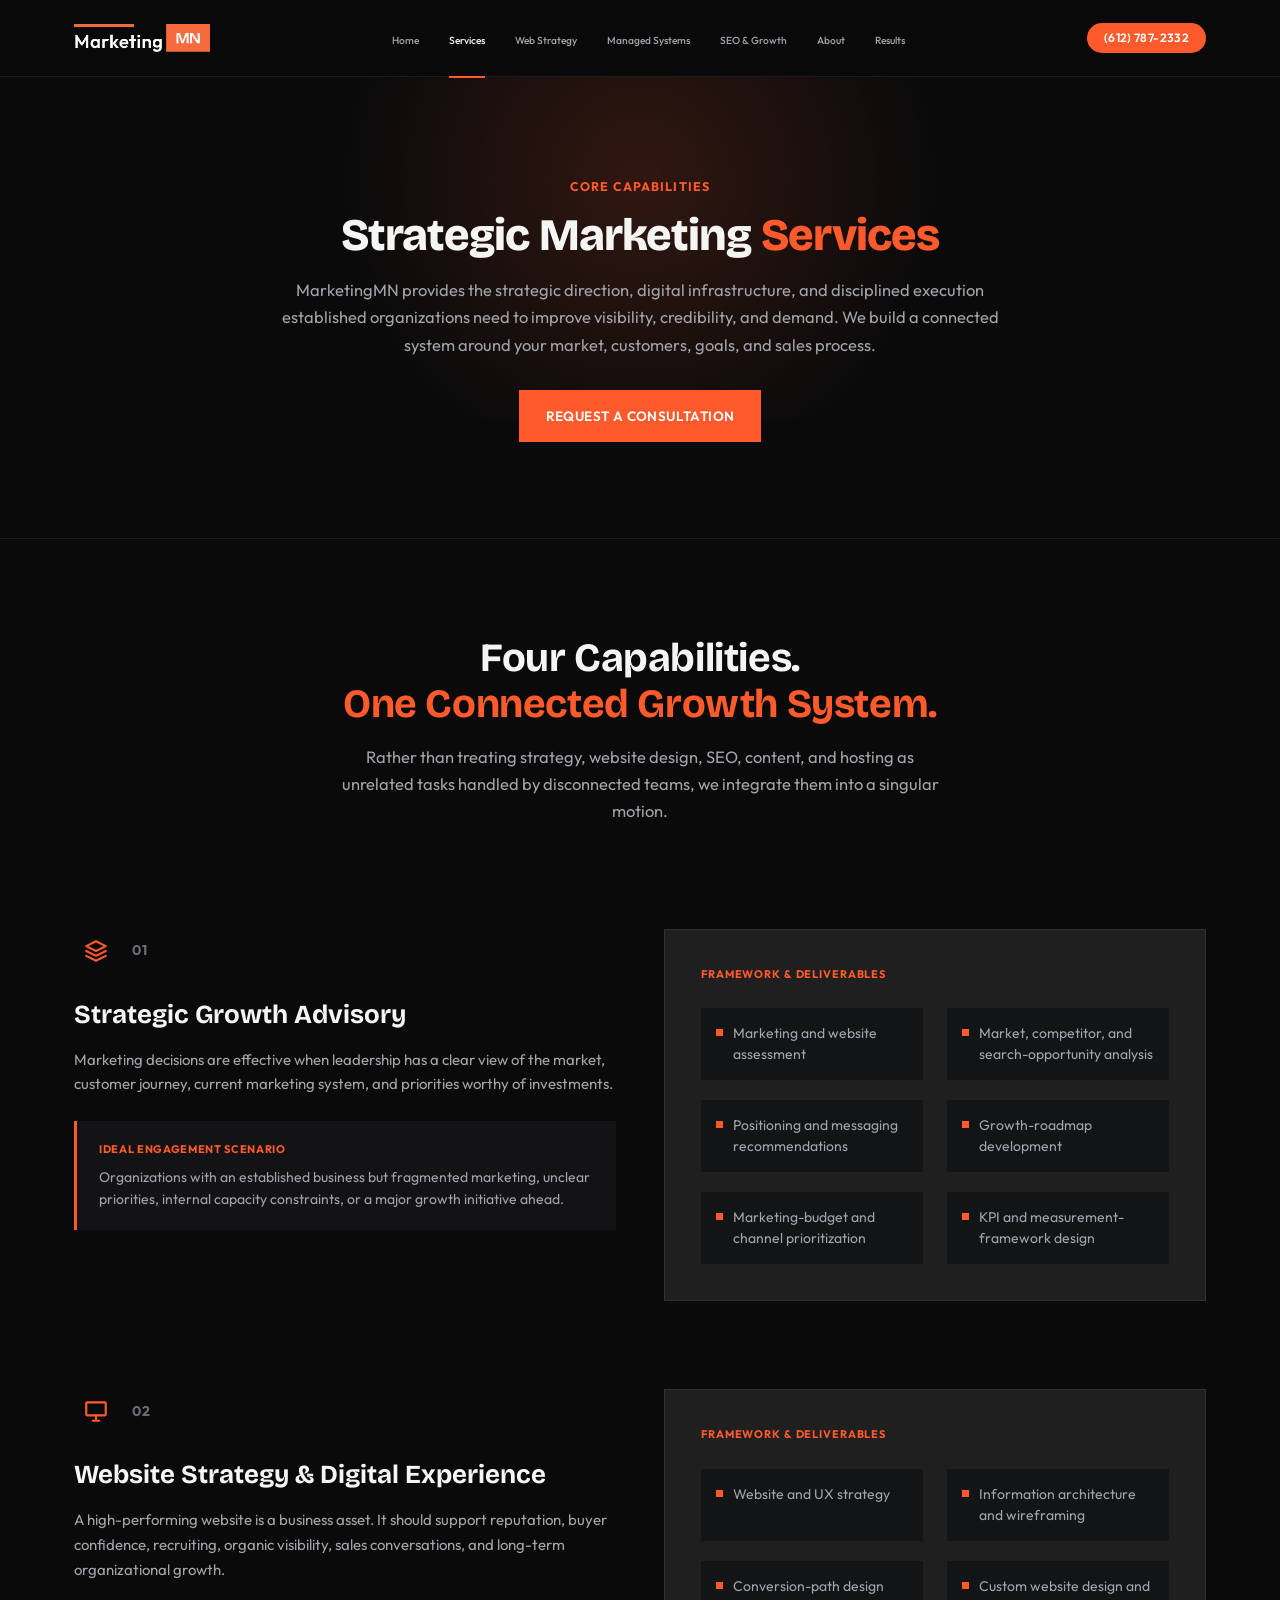
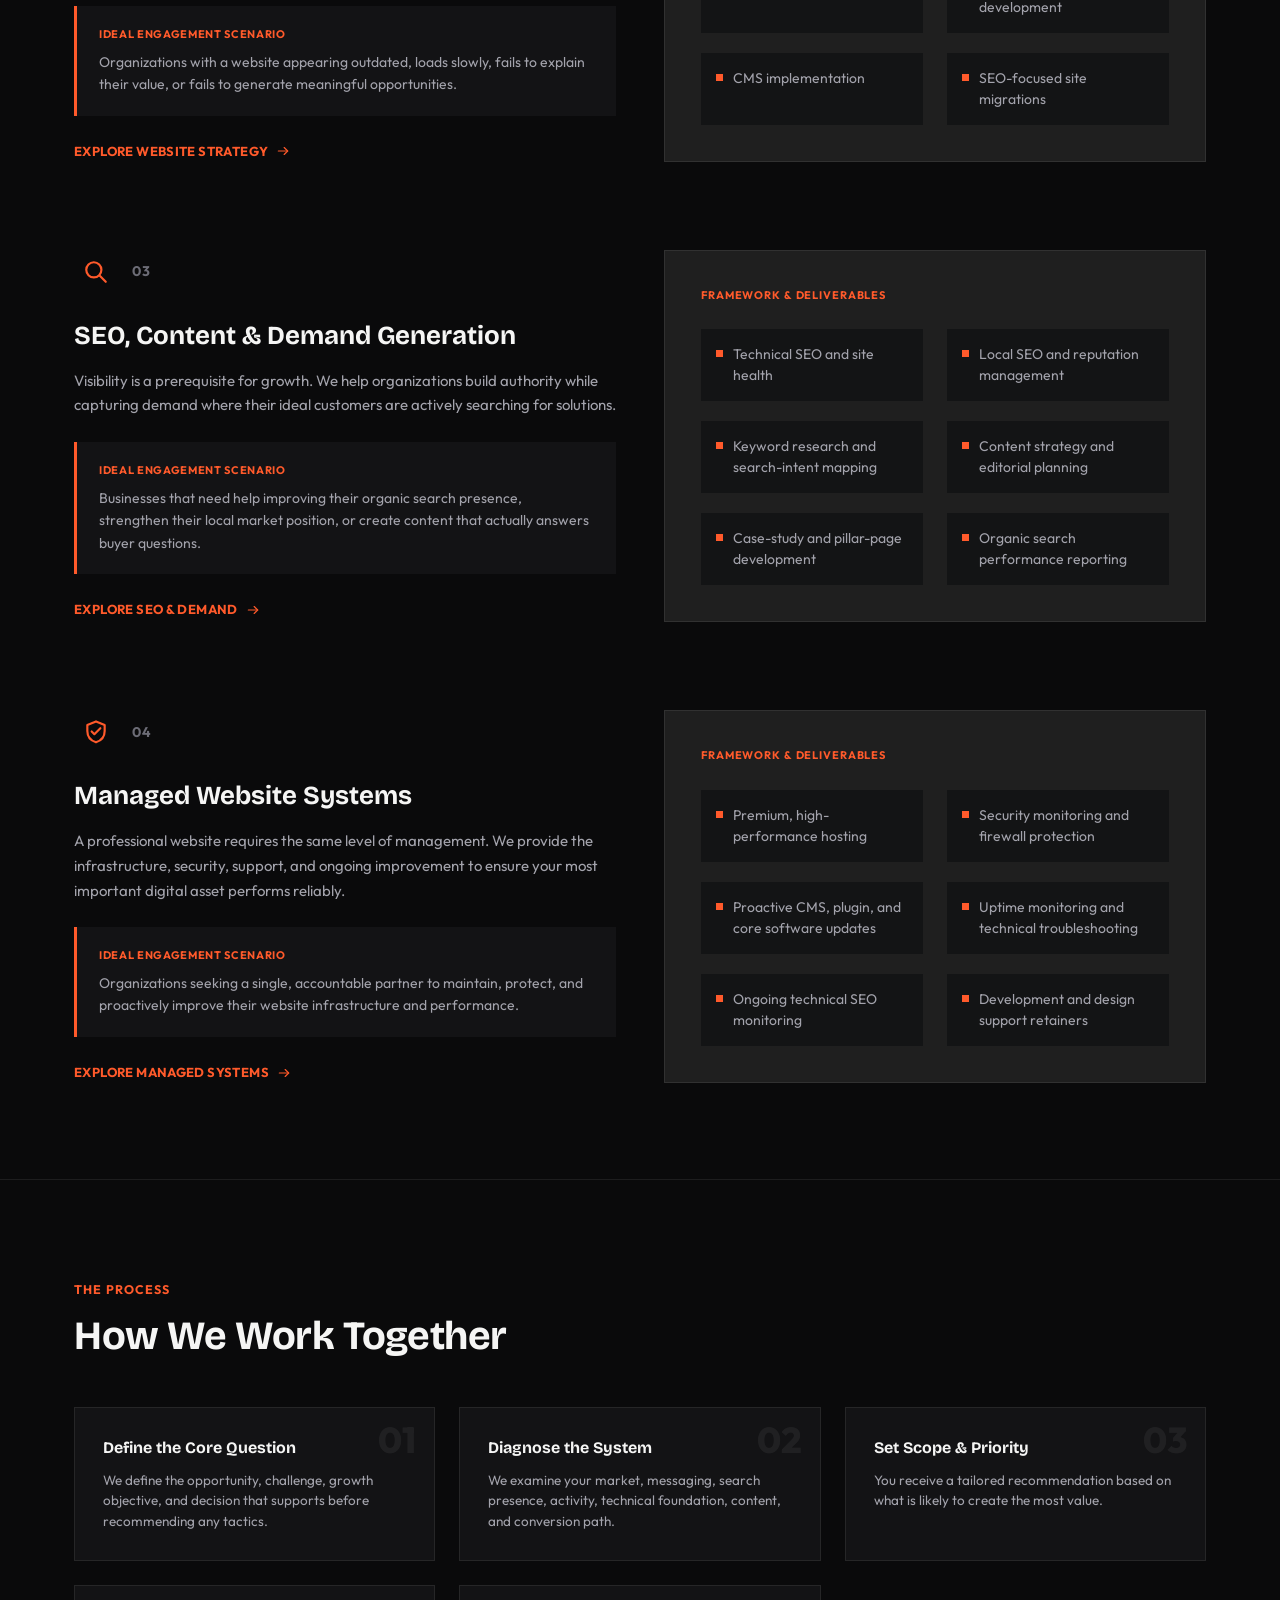
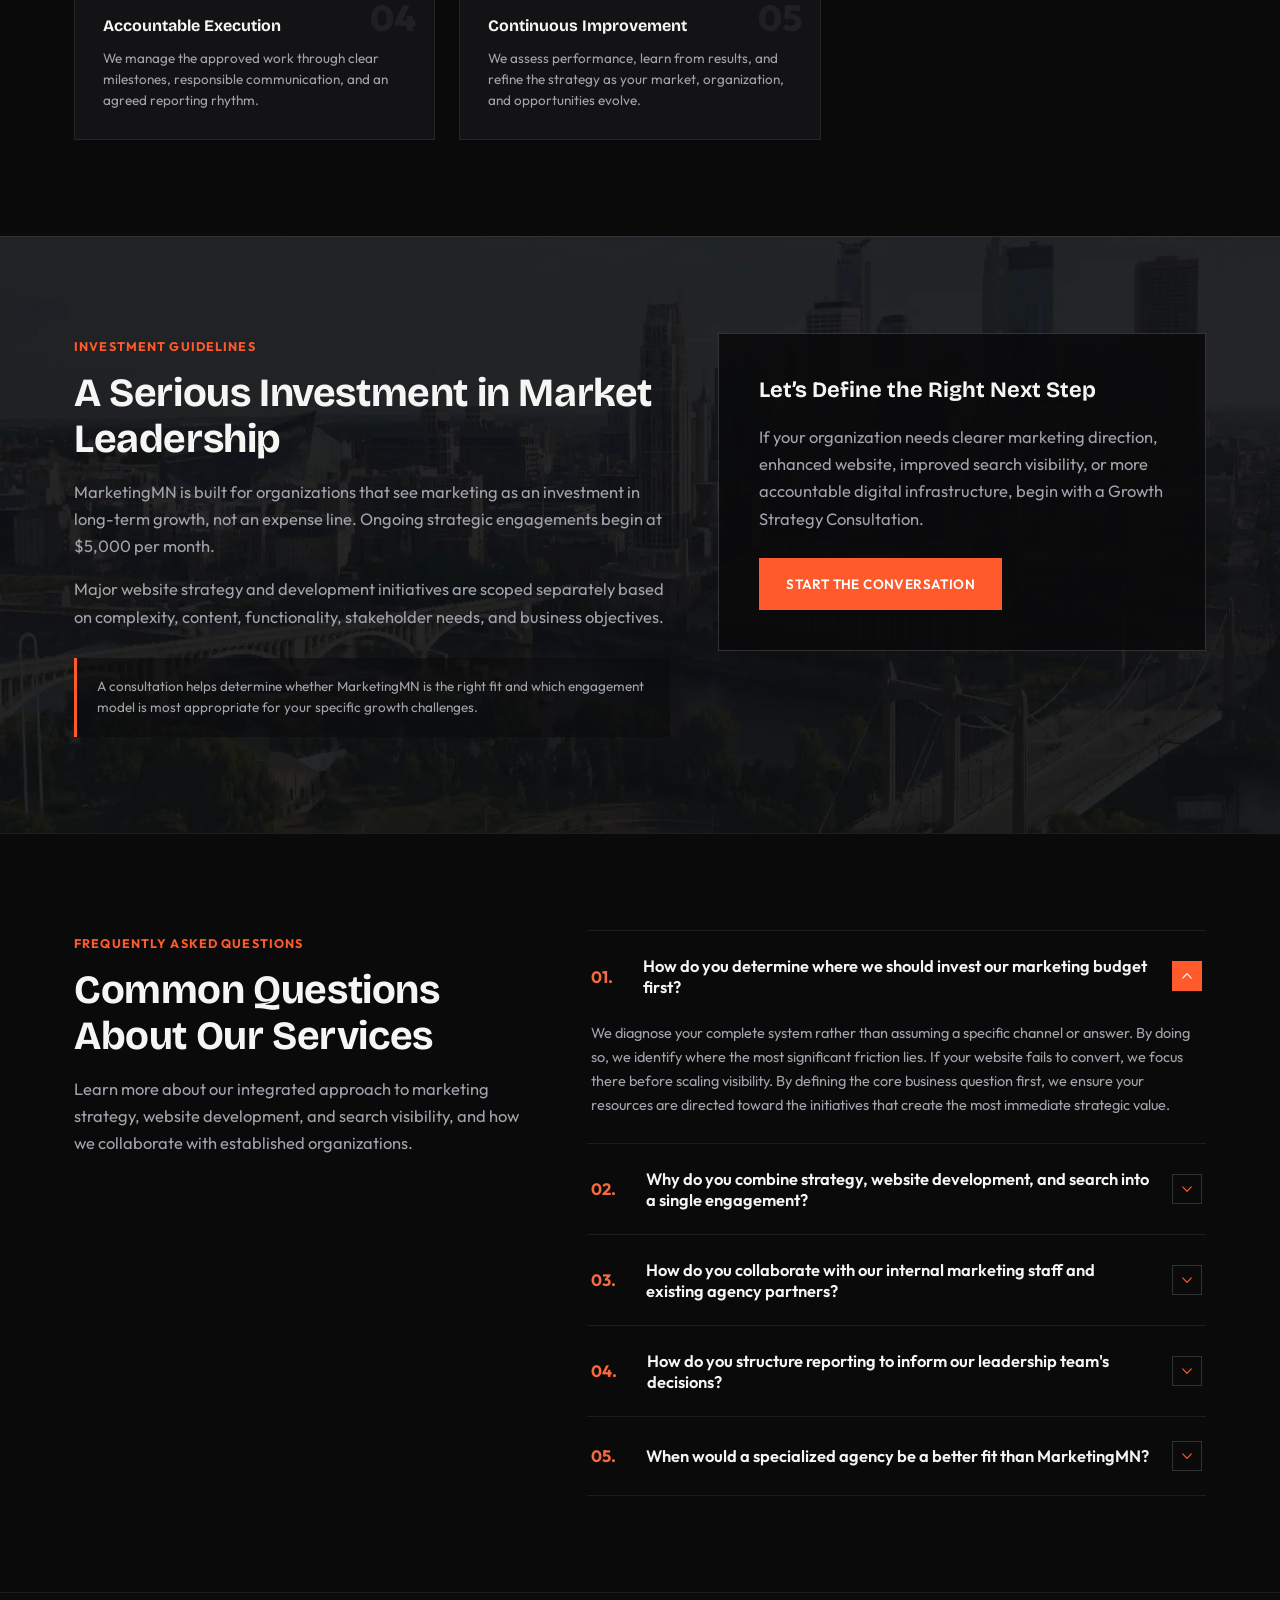
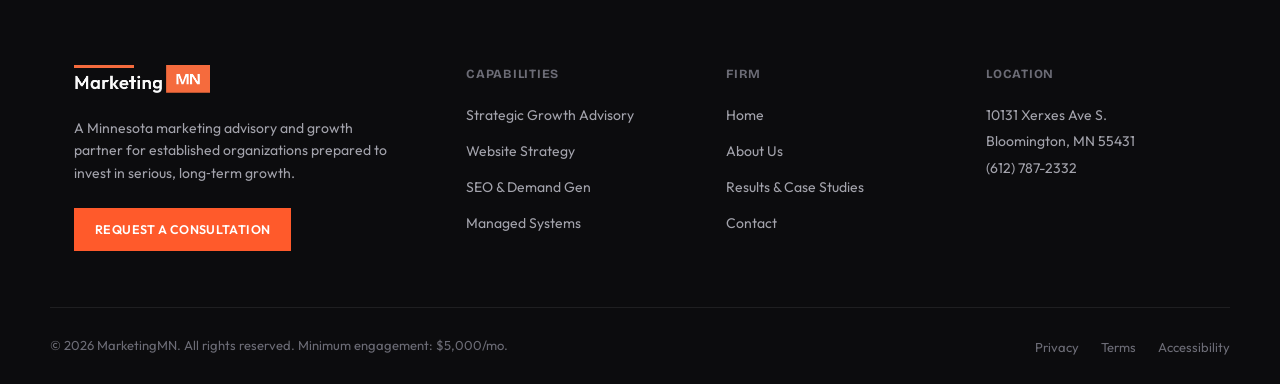
<file: services/index.html>
<!DOCTYPE html>
<html lang="en">
<head>
  <title>Strategic Marketing Services | Digital Marketing in MN | MarketingMN</title>
<meta name="description" content="Four connected capabilities for established Minnesota organizations: growth advisory, website strategy, search and demand, and managed web systems.">
<link rel="canonical" href="https://marketingmn.com/services/">
<meta property="og:title" content="Strategic Marketing Services | Digital Marketing in MN | MarketingMN">
<meta property="og:description" content="Four connected capabilities for established Minnesota organizations: growth advisory, website strategy, search and demand, and managed web systems.">
<meta property="og:url" content="https://marketingmn.com/services/">
<meta name="robots" content="follow, index, max-snippet:-1, max-video-preview:-1, max-image-preview:large"/>
<script async src="https://www.googletagmanager.com/gtag/js?id=G-FC7THES9DJ"></script>
<script>
  window.dataLayer = window.dataLayer || [];
  function gtag(){dataLayer.push(arguments);}
  gtag('js', new Date());

  gtag('config', 'G-FC7THES9DJ');
</script>
<!--schema-->
<script type="application/ld+json">
{
  "@context": "https://schema.org",
  "@graph": [
    {
      "@type": "ProfessionalService",
      "@id": "https://marketingmn.com/#organization",
      "name": "MarketingMN",
      "url": "https://marketingmn.com/",
      "logo": {
        "@type": "ImageObject",
        "url": "https://marketingmn.com/assets/images/MarketingMN-Logo-White.png"
      },
      "telephone": "+1-612-787-2332"
    },
    {
      "@type": "WebSite",
      "@id": "https://marketingmn.com/#website",
      "url": "https://marketingmn.com/",
      "name": "MarketingMN",
      "publisher": {
        "@id": "https://marketingmn.com/#organization"
      },
      "inLanguage": "en-US"
    },
    {
      "@type": "WebPage",
      "@id": "https://marketingmn.com/services/#webpage",
      "url": "https://marketingmn.com/services/",
      "name": "Strategic Marketing Services | Digital Marketing in MN | MarketingMN",
      "description": "Four connected capabilities for established Minnesota organizations: growth advisory, website strategy, search and demand, and managed web systems.",
      "isPartOf": {
        "@id": "https://marketingmn.com/#website"
      },
      "inLanguage": "en-US",
      "breadcrumb": {
        "@id": "https://marketingmn.com/services/#breadcrumb"
      },
      "mainEntity": {
        "@id": "https://marketingmn.com/services/#service"
      }
    },
    {
      "@type": "Service",
      "@id": "https://marketingmn.com/services/#service",
      "name": "Strategic Marketing Services",
      "serviceType": "Strategic marketing services",
      "description": "Strategic direction, digital infrastructure, and disciplined execution for established organizations improving visibility, credibility, and demand.",
      "provider": {
        "@id": "https://marketingmn.com/#organization"
      },
      "areaServed": {
        "@type": "State",
        "name": "Minnesota",
        "sameAs": [
          "https://www.wikidata.org/wiki/Q1527",
          "https://en.wikipedia.org/wiki/Minnesota"
        ]
      },
      "audience": {
        "@type": "BusinessAudience",
        "audienceType": "Established Minnesota organizations"
      },
      "offers": {
        "@type": "Offer",
        "name": "Ongoing strategic engagement",
        "description": "Ongoing strategic engagements begin at $5,000 per month. Major website strategy and development initiatives are scoped separately.",
        "priceSpecification": {
          "@type": "UnitPriceSpecification",
          "minPrice": 5000,
          "priceCurrency": "USD",
          "unitCode": "MON",
          "unitText": "month"
        }
      },
      "hasOfferCatalog": {
        "@type": "OfferCatalog",
        "name": "Four capabilities, one connected growth system",
        "itemListElement": [
          {
            "@type": "Offer",
            "itemOffered": {
              "@type": "Service",
              "name": "Strategic Growth Advisory",
              "description": "Marketing decisions are effective when leadership has a clear view of the market, customer journey, current marketing system, and priorities worthy of investments."
            }
          },
          {
            "@type": "Offer",
            "itemOffered": {
              "@type": "Service",
              "name": "Website Strategy & Digital Experience",
              "description": "A high-performing website is a business asset. It should support reputation, buyer confidence, recruiting, organic visibility, sales conversations, and long-term organizational growth."
            }
          },
          {
            "@type": "Offer",
            "itemOffered": {
              "@type": "Service",
              "name": "SEO, Content & Demand Generation",
              "description": "Visibility is a prerequisite for growth. We help organizations build authority while capturing demand where their ideal customers are actively searching for solutions."
            }
          },
          {
            "@type": "Offer",
            "itemOffered": {
              "@type": "Service",
              "name": "Managed Website Systems",
              "description": "A professional website requires the same level of management. We provide the infrastructure, security, support, and ongoing improvement to ensure your most important digital asset performs reliably."
            }
          }
        ]
      }
    },
    {
      "@type": "BreadcrumbList",
      "@id": "https://marketingmn.com/services/#breadcrumb",
      "itemListElement": [
        {
          "@type": "ListItem",
          "position": 1,
          "name": "Home",
          "item": "https://marketingmn.com/"
        },
        {
          "@type": "ListItem",
          "position": 2,
          "name": "Services",
          "item": "https://marketingmn.com/services/"
        }
      ]
    },
    {
      "@type": "FAQPage",
      "@id": "https://marketingmn.com/services/#faq",
      "isPartOf": {
        "@id": "https://marketingmn.com/services/#webpage"
      },
      "mainEntity": [
        {
          "@type": "Question",
          "name": "How do you determine where we should invest our marketing budget first?",
          "acceptedAnswer": {
            "@type": "Answer",
            "text": "We diagnose your complete system rather than assuming a specific channel or answer. By doing so, we identify where the most significant friction lies. If your website fails to convert, we focus there before scaling visibility. By defining the core business question first, we ensure your resources are directed toward the initiatives that create the most immediate strategic value."
          }
        },
        {
          "@type": "Question",
          "name": "Why do you combine strategy, website development, and search into a single engagement?",
          "acceptedAnswer": {
            "@type": "Answer",
            "text": "Growth rarely happens in isolated silos. When strategy, web design, and search are handled by disconnected teams, the result is a fragmented customer experience. Integrating these capabilities ensures the messaging developed in strategy directly informs your website architecture, providing a steady foundation for search visibility. This unified approach eliminates friction, increases accountability, and ensures every tactic serves the same business objective."
          }
        },
        {
          "@type": "Question",
          "name": "How do you collaborate with our internal marketing staff and existing agency partners?",
          "acceptedAnswer": {
            "@type": "Answer",
            "text": "We complement your internal marketing staff and existing teams rather than replacing them. For organizations with established teams, we provide the strategic direction and specialized execution like complex development or technical SEO that is difficult to maintain in-house. When working alongside other agencies, we act as the strategic integrator. Our execution process includes clear communication milestones, ensuring your internal leadership and existing partners understand their exact role within the broader roadmap."
          }
        },
        {
          "@type": "Question",
          "name": "How do you structure reporting to inform our leadership team's decisions?",
          "acceptedAnswer": {
            "@type": "Answer",
            "text": "We design a measurement framework built entirely on the priorities established during our strategy phase. Rather than delivering generic automated dashboards filled with vanity metrics, our reporting highlights the indicators that directly impact business goals. You receive structured insights evaluating the performance of our integrated system. This allows us to collaboratively learn from market feedback and continually refine our approach as your organization's priorities evolve."
          }
        },
        {
          "@type": "Question",
          "name": "When would a specialized agency be a better fit than MarketingMN?",
          "acceptedAnswer": {
            "@type": "Answer",
            "text": "We remain ideal for organizations requiring comprehensive direction and a cohesive digital infrastructure managed as one connected system. If your foundation is already strong and you predominantly need tactical execution in a single channel like managing a short-term paid advertising sprint or daily social media moderation, a niche specialist will serve you better. We focus on building the core engine for long-term market authority."
          }
        }
      ]
    }
  ]
}
</script>

      <meta charset="UTF-8">
  <meta name="viewport" content="width=device-width, initial-scale=1.0">
  <link rel="apple-touch-icon" sizes="180x180" href="/apple-touch-icon.png">
<link rel="icon" type="image/png" sizes="32x32" href="/favicon-32x32.png">
<link rel="icon" type="image/png" sizes="16x16" href="/favicon-16x16.png">
<link rel="manifest" href="/site.webmanifest">
  <link rel="preconnect" href="https://fonts.googleapis.com">
  <link rel="preconnect" href="https://fonts.gstatic.com" crossorigin>
  <link href="https://fonts.googleapis.com/css2?family=Bricolage+Grotesque:opsz,wght@12..96,400..800&family=Outfit:wght@400;500;600;700;800&display=swap" rel="stylesheet">

  <link rel="stylesheet" href="https://cdnjs.cloudflare.com/ajax/libs/font-awesome/6.5.1/css/all.min.css" integrity="sha512-DTOQO9RWCH3ppGqcWaEA1BIZOC6xxalwEsw9c2QQeAIftl+Vegovlnee1c9QX4TctnWMn13TZye+giMm8e2LwA==" crossorigin="anonymous" referrerpolicy="no-referrer">

  <link rel="stylesheet" href="/assets/css/style.css">
</head>
<body>
  <header class="site-header">
  <div class="container header-inner">
    <a href="/" class="logo" aria-label="MarketingMN home">
      <img src="/assets/images/MarketingMN-Logo-White.png" alt="MarketingMN" class="logo-img">
    </a>

    <nav class="main-nav" id="main-nav" aria-label="Primary">
      <ul>
        <li><a href="/" class="nav-link">Home</a></li>
        <li><a href="/services/" class="nav-link active">Services</a></li>
        <li><a href="/web-strategy/" class="nav-link">Web Strategy</a></li>
        <li><a href="/managed-systems/" class="nav-link">Managed Systems</a></li>
        <li><a href="/seo-growth/" class="nav-link">SEO &amp; Growth</a></li>
        <li><a href="/about/" class="nav-link">About</a></li>
        <li><a href="/results/" class="nav-link">Results</a></li>
      </ul>
    </nav>

    <a href="tel:6127872332" class="btn btn-primary btn-sm header-cta">(612) 787-2332</a>

    <button class="nav-toggle" id="nav-toggle" aria-expanded="false" aria-controls="main-nav" aria-label="Toggle navigation menu">
      <i class="fa-solid fa-bars" aria-hidden="true"></i>
    </button>
  </div>
</header>

  <main>
    <!-- HERO -->
    <section class="page-hero">
      <div class="container">
        <div class="page-hero-inner">
          <p class="eyebrow">Core Capabilities</p>
          <h1>Strategic Marketing <span class="line-accent">Services</span></h1>
          <p class="lede">MarketingMN provides the strategic direction, digital infrastructure, and disciplined execution established organizations need to improve visibility, credibility, and demand. We build a connected system around your market, customers, goals, and sales process.</p>
          <div class="hero-actions-center">
            <a href="/contact/" class="btn btn-primary">Request a Consultation</a>
          </div>
        </div>
      </div>
    </section>

    <!-- CAPABILITIES INTRO -->
    <section class="section capabilities-intro" id="overview">
      <div class="container">
        <h2>Four Capabilities.<span class="line-accent"> One Connected Growth System.</span></h2>
        <p class="lede">Rather than treating strategy, website design, SEO, content, and hosting as unrelated tasks handled by disconnected teams, we integrate them into a singular motion.</p>
      </div>
    </section>

    <!-- CAPABILITY BLOCKS -->
    <section class="section" id="capabilities-list">
      <div class="container">

        <!-- 01 Strategic Growth Advisory -->
        <div class="capability-block">
          <div class="capability-info">
            <div class="capability-header">
              <span class="capability-icon-badge"><img src="[data-uri]" alt="Icon" width="26" height="26"></span>
              <span class="capability-num">01</span>
            </div>
            <h3>Strategic Growth Advisory</h3>
            <p class="lede-block">Marketing decisions are effective when leadership has a clear view of the market, customer journey, current marketing system, and priorities worthy of investments.</p>
            <div class="capability-scenario">
              <span class="scenario-label">Ideal Engagement Scenario</span>
              <p>Organizations with an established business but fragmented marketing, unclear priorities, internal capacity constraints, or a major growth initiative ahead.</p>
            </div>
          </div>

          <div class="deliverables-card">
            <p class="deliverables-label">Framework &amp; Deliverables</p>
            <div class="deliverables-grid">
              <div class="deliverable-item"><span class="deliverable-dot"></span>Marketing and website assessment</div>
              <div class="deliverable-item"><span class="deliverable-dot"></span>Market, competitor, and search-opportunity analysis</div>
              <div class="deliverable-item"><span class="deliverable-dot"></span>Positioning and messaging recommendations</div>
              <div class="deliverable-item"><span class="deliverable-dot"></span>Growth-roadmap development</div>
              <div class="deliverable-item"><span class="deliverable-dot"></span>Marketing-budget and channel prioritization</div>
              <div class="deliverable-item"><span class="deliverable-dot"></span>KPI and measurement-framework design</div>
            </div>
          </div>
        </div>

        <!-- 02 Website Strategy & Digital Experience -->
        <div class="capability-block">
          <div class="capability-info">
            <div class="capability-header">
              <span class="capability-icon-badge"><img src="[data-uri]" alt="Icon" width="26" height="26"></span>
              <span class="capability-num">02</span>
            </div>
            <h3>Website Strategy &amp; Digital Experience</h3>
            <p class="lede-block">A high-performing website is a business asset. It should support reputation, buyer confidence, recruiting, organic visibility, sales conversations, and long-term organizational growth.</p>
            <div class="capability-scenario">
              <span class="scenario-label">Ideal Engagement Scenario</span>
              <p>Organizations with a website appearing outdated, loads slowly, fails to explain their value,  or fails to generate meaningful opportunities.</p>
            </div>
            <a href="/web-strategy/" class="btn-link">Explore Website Strategy <img src="[data-uri]" alt="Icon" width="14" height="14"></a>
          </div>

          <div class="deliverables-card">
            <p class="deliverables-label">Framework &amp; Deliverables</p>
            <div class="deliverables-grid">
              <div class="deliverable-item"><span class="deliverable-dot"></span>Website and UX strategy</div>
              <div class="deliverable-item"><span class="deliverable-dot"></span>Information architecture and wireframing</div>
              <div class="deliverable-item"><span class="deliverable-dot"></span>Conversion-path design</div>
              <div class="deliverable-item"><span class="deliverable-dot"></span>Custom website design and development</div>
              <div class="deliverable-item"><span class="deliverable-dot"></span>CMS implementation</div>
              <div class="deliverable-item"><span class="deliverable-dot"></span>SEO-focused site migrations</div>
            </div>
          </div>
        </div>

        <!-- 03 SEO, Content & Demand Generation -->
        <div class="capability-block">
          <div class="capability-info">
            <div class="capability-header">
              <span class="capability-icon-badge"><img src="[data-uri]" alt="Icon" width="26" height="26"></span>
              <span class="capability-num">03</span>
            </div>
            <h3>SEO, Content &amp; Demand Generation</h3>
            <p class="lede-block">Visibility is a prerequisite for growth. We help organizations build authority while capturing demand where their ideal customers are actively searching for solutions.</p>
            <div class="capability-scenario">
              <span class="scenario-label">Ideal Engagement Scenario</span>
              <p>Businesses that need help improving their organic search presence, strengthen their local market position, or create content that actually answers buyer questions.</p>
            </div>
            <a href="/seo-growth/" class="btn-link">Explore SEO &amp; Demand <img src="[data-uri]" alt="Icon" width="14" height="14"></a>
          </div>

          <div class="deliverables-card">
            <p class="deliverables-label">Framework &amp; Deliverables</p>
            <div class="deliverables-grid">
              <div class="deliverable-item"><span class="deliverable-dot"></span>Technical SEO and site health</div>
              <div class="deliverable-item"><span class="deliverable-dot"></span>Local SEO and reputation management</div>
              <div class="deliverable-item"><span class="deliverable-dot"></span>Keyword research and search-intent mapping</div>
              <div class="deliverable-item"><span class="deliverable-dot"></span>Content strategy and editorial planning</div>
              <div class="deliverable-item"><span class="deliverable-dot"></span>Case-study and pillar-page development</div>
              <div class="deliverable-item"><span class="deliverable-dot"></span>Organic search performance reporting</div>
            </div>
          </div>
        </div>

        <!-- 04 Managed Website Systems -->
        <div class="capability-block">
          <div class="capability-info">
            <div class="capability-header">
              <span class="capability-icon-badge"><img src="[data-uri]" alt="Icon" width="26" height="26"></span>
              <span class="capability-num">04</span>
            </div>
            <h3>Managed Website Systems</h3>
            <p class="lede-block">A professional website requires the same level of management. We provide the infrastructure, security, support, and ongoing improvement to ensure your most important digital asset performs reliably.</p>
            <div class="capability-scenario">
              <span class="scenario-label">Ideal Engagement Scenario</span>
              <p>Organizations seeking a single, accountable partner to maintain, protect, and proactively improve their website infrastructure and performance.</p>
            </div>
            <a href="/managed-systems/" class="btn-link">Explore Managed Systems <img src="[data-uri]" alt="Icon" width="14" height="14"></a>
          </div>

          <div class="deliverables-card">
            <p class="deliverables-label">Framework &amp; Deliverables</p>
            <div class="deliverables-grid">
              <div class="deliverable-item"><span class="deliverable-dot"></span>Premium, high-performance hosting</div>
              <div class="deliverable-item"><span class="deliverable-dot"></span>Security monitoring and firewall protection</div>
              <div class="deliverable-item"><span class="deliverable-dot"></span>Proactive CMS, plugin, and core software updates</div>
              <div class="deliverable-item"><span class="deliverable-dot"></span>Uptime monitoring and technical troubleshooting</div>
              <div class="deliverable-item"><span class="deliverable-dot"></span>Ongoing technical SEO monitoring</div>
              <div class="deliverable-item"><span class="deliverable-dot"></span>Development and design support retainers</div>
            </div>
          </div>
        </div>

      </div>
    </section>

    <!-- PROCESS -->
    <section class="section" id="process">
      <div class="container">
        <div class="section-head">
          <p class="eyebrow">The Process</p>
          <h2>How We Work Together</h2>
        </div>

        <div class="process-grid">
          <div class="process-card">
            <span class="process-num">01</span>
            <h4>Define the Core Question</h4>
            <p>We define the opportunity, challenge, growth objective, and decision that supports before recommending any tactics.</p>
          </div>
          <div class="process-card">
            <span class="process-num">02</span>
            <h4>Diagnose the System</h4>
            <p>We examine your market, messaging, search presence, activity, technical foundation, content, and conversion path.</p>
          </div>
          <div class="process-card">
            <span class="process-num">03</span>
            <h4>Set Scope &amp; Priority</h4>
            <p>You receive a tailored recommendation based on what is likely to create the most value.</p>
          </div>
          <div class="process-card">
            <span class="process-num">04</span>
            <h4>Accountable Execution</h4>
            <p>We manage the approved work through clear milestones, responsible communication, and an agreed reporting rhythm.</p>
          </div>
          <div class="process-card">
            <span class="process-num">05</span>
            <h4>Continuous Improvement</h4>
            <p>We assess performance, learn from results, and refine the strategy as your market, organization, and opportunities evolve.</p>
          </div>
        </div>
      </div>
    </section>

    <!-- INVESTMENT GUIDELINES (photographic background) -->
    <section class="section" id="investment" style="background-image: url('/assets/images/investment-bg.webp'); background-size: cover; background-position: center;">
      <div class="container investment-grid">
        <div class="investment-copy">
          <p class="eyebrow">Investment Guidelines</p>
          <h2>A Serious Investment in Market Leadership</h2>
          <p class="lede">MarketingMN is built for organizations that see marketing as an investment in long-term growth, not an expense line. Ongoing strategic engagements begin at $5,000 per month.</p>
          <p class="lede">Major website strategy and development initiatives are scoped separately based on complexity, content, functionality, stakeholder needs, and business objectives.</p>
          <div class="investment-note">
            <p>A consultation helps determine whether MarketingMN is the right fit and which engagement model is most appropriate for your specific growth challenges.</p>
          </div>
        </div>

        <div class="investment-card">
          <h3>Let&rsquo;s Define the Right Next Step</h3>
          <p class="lede">If your organization needs clearer marketing direction, enhanced website, improved search visibility, or more accountable digital infrastructure, begin with a Growth Strategy Consultation.</p>
          <a href="/contact/" class="btn btn-primary">Start the Conversation</a>
        </div>
      </div>
    </section>

    <!-- FAQ -->
    <section class="section" id="faq">
      <div class="container faq-grid">
        <div class="faq-intro">
          <p class="eyebrow">Frequently Asked Questions</p>
          <h2>Common Questions About Our Services</h2>
          <p class="lede">Learn more about our integrated approach to marketing strategy, website development, and search visibility, and how we collaborate with established organizations.</p>
        </div>

        <div class="faq-list">
          <div class="faq-item" data-open="false">
            <button class="faq-question" aria-expanded="false">
              <span class="faq-num">01.</span><span class="faq-question-text">How do you determine where we should invest our marketing budget first?</span>
              <span class="faq-icon"><img src="[data-uri]" alt="Icon" width="14" height="14"></span>
            </button>
            <div class="faq-answer">
              <p>We diagnose your complete system rather than assuming a specific channel or answer. By doing so, we identify where the most significant friction lies. If your website fails to convert, we focus there before scaling visibility. By defining the core business question first, we ensure your resources are directed toward the initiatives that create the most immediate strategic value.</p>
            </div>
          </div>

          <div class="faq-item" data-open="false">
            <button class="faq-question" aria-expanded="false">
              <span class="faq-num">02.</span><span class="faq-question-text">Why do you combine strategy, website development, and search into a single engagement?</span>
              <span class="faq-icon"><img src="[data-uri]" alt="Icon" width="14" height="14"></span>
            </button>
            <div class="faq-answer">
              <p>Growth rarely happens in isolated silos. When strategy, web design, and search are handled by disconnected teams, the result is a fragmented customer experience. Integrating these capabilities ensures the messaging developed in strategy directly informs your website architecture, providing a steady foundation for search visibility. This unified approach eliminates friction, increases accountability, and ensures every tactic serves the same business objective.</p>
            </div>
          </div>

          <div class="faq-item" data-open="false">
            <button class="faq-question" aria-expanded="false">
              <span class="faq-num">03.</span><span class="faq-question-text">How do you collaborate with our internal marketing staff and existing agency partners?</span>
              <span class="faq-icon"><img src="[data-uri]" alt="Icon" width="14" height="14"></span>
            </button>
            <div class="faq-answer">
              <p>We complement your internal marketing staff and existing teams rather than replacing them. For organizations with established teams, we provide the strategic direction and specialized execution like complex development or technical SEO that is difficult to maintain in-house. When working alongside other agencies, we act as the strategic integrator. Our execution process includes clear communication milestones, ensuring your internal leadership and existing partners understand their exact role within the broader roadmap.</p>
            </div>
          </div>

          <div class="faq-item" data-open="false">
            <button class="faq-question" aria-expanded="false">
              <span class="faq-num">04.</span><span class="faq-question-text">How do you structure reporting to inform our leadership team's decisions?</span>
              <span class="faq-icon"><img src="[data-uri]" alt="Icon" width="14" height="14"></span>
            </button>
            <div class="faq-answer">
              <p>We design a measurement framework built entirely on the priorities established during our strategy phase. Rather than delivering generic automated dashboards filled with vanity metrics, our reporting highlights the indicators that directly impact business goals. You receive structured insights evaluating the performance of our integrated system. This allows us to collaboratively learn from market feedback and continually refine our approach as your organization's priorities evolve.</p>
            </div>
          </div>

          <div class="faq-item" data-open="false">
            <button class="faq-question" aria-expanded="false">
              <span class="faq-num">05.</span><span class="faq-question-text">When would a specialized agency be a better fit than MarketingMN?</span>
              <span class="faq-icon"><img src="[data-uri]" alt="Icon" width="14" height="14"></span>
            </button>
            <div class="faq-answer">
              <p>We remain ideal for organizations requiring comprehensive direction and a cohesive digital infrastructure managed as one connected system. If your foundation is already strong and you predominantly need tactical execution in a single channel like managing a short-term paid advertising sprint or daily social media moderation, a niche specialist will serve you better. We focus on building the core engine for long-term market authority.</p>
            </div>
          </div>
        </div>
      </div>
    </section>
  </main>

  <footer class="site-footer">
  <div class="container footer-top">
    <div class="footer-brand">
      <a href="/" class="logo" aria-label="MarketingMN home">
        <img src="/assets/images/MarketingMN-Logo-White.png" alt="MarketingMN" class="logo-img">
      </a>
      <p class="footer-tagline">A Minnesota marketing advisory and growth partner for established organizations prepared to invest in serious, long&#8209;term growth.</p>
      <a href="/contact/" class="btn btn-primary btn-sm">Request a Consultation</a>
    </div>

    <div class="footer-col">
      <h3 class="footer-heading">Capabilities</h3>
      <ul class="footer-links">
        <li><a href="/web-strategy/">Strategic Growth Advisory</a></li>
        <li><a href="/web-strategy/">Website Strategy</a></li>
        <li><a href="/seo-growth/">SEO &amp; Demand Gen</a></li>
        <li><a href="/managed-systems/">Managed Systems</a></li>
      </ul>
    </div>

    <div class="footer-col">
      <h3 class="footer-heading">Firm</h3>
      <ul class="footer-links">
        <li><a href="/about/">Home</a></li>
        <li><a href="/about/">About Us</a></li>
        <li><a href="/results/">Results &amp; Case Studies</a></li>
        <li><a href="/contact/">Contact</a></li>
      </ul>
    </div>

    <div class="footer-col">
      <h3 class="footer-heading">Location</h3>
      <address class="footer-address">
        10131 Xerxes Ave S. <br>
        Bloomington, MN 55431<br/>
        (612) 787-2332<br>
        <!--[Email Address] -->
      </address>
    </div>
  </div>

  <div class="container footer-bottom">
    <p>&copy; <span class="js-year">2026</span> MarketingMN. All rights reserved. Minimum engagement: $5,000/mo.</p>
    <ul class="footer-legal">
      <li><a href="/privacy/">Privacy</a></li>
      <li><a href="/terms/">Terms</a></li>
      <li><a href="/accessibility/">Accessibility</a></li>
    </ul>
  </div>
</footer>

<script src="/assets/js/main.js"></script>
<script>document.querySelectorAll(".js-year").forEach(function(e){e.textContent=new Date().getFullYear();});</script>
</body>
</html>
</file>
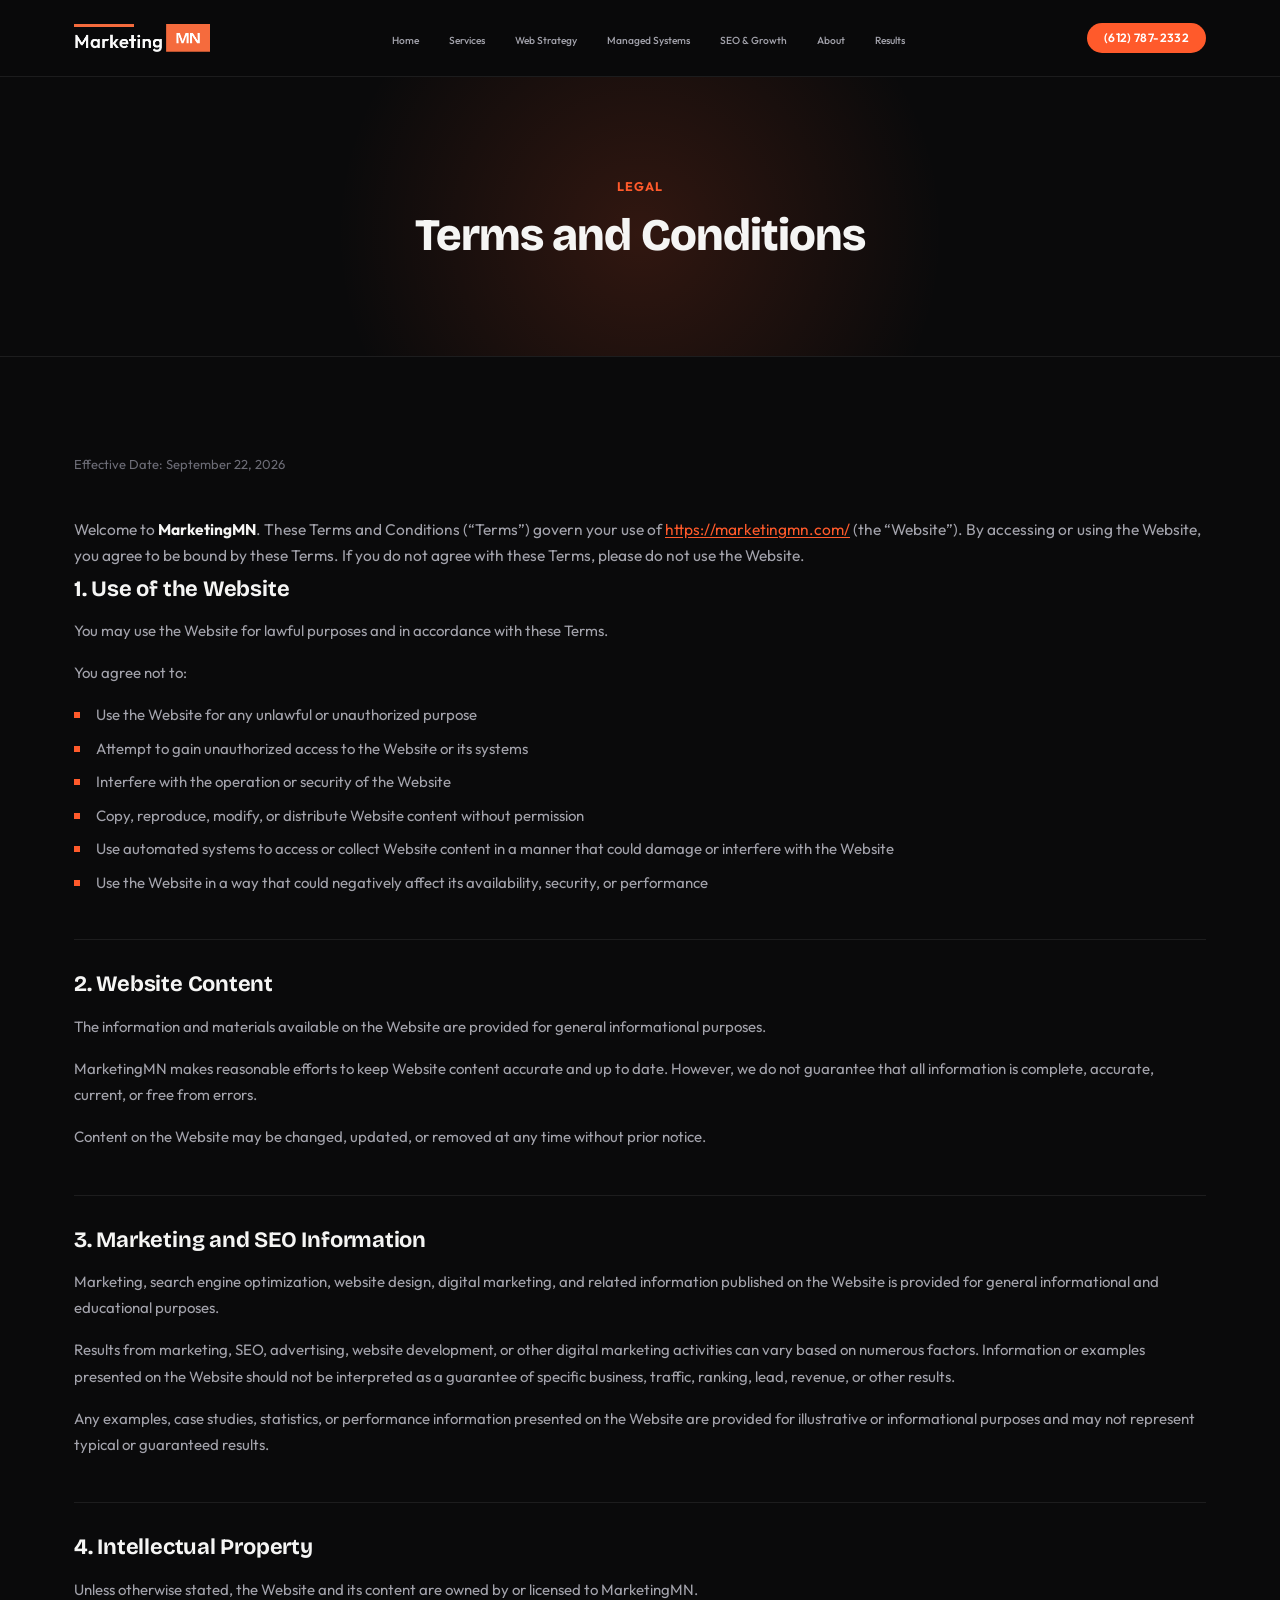
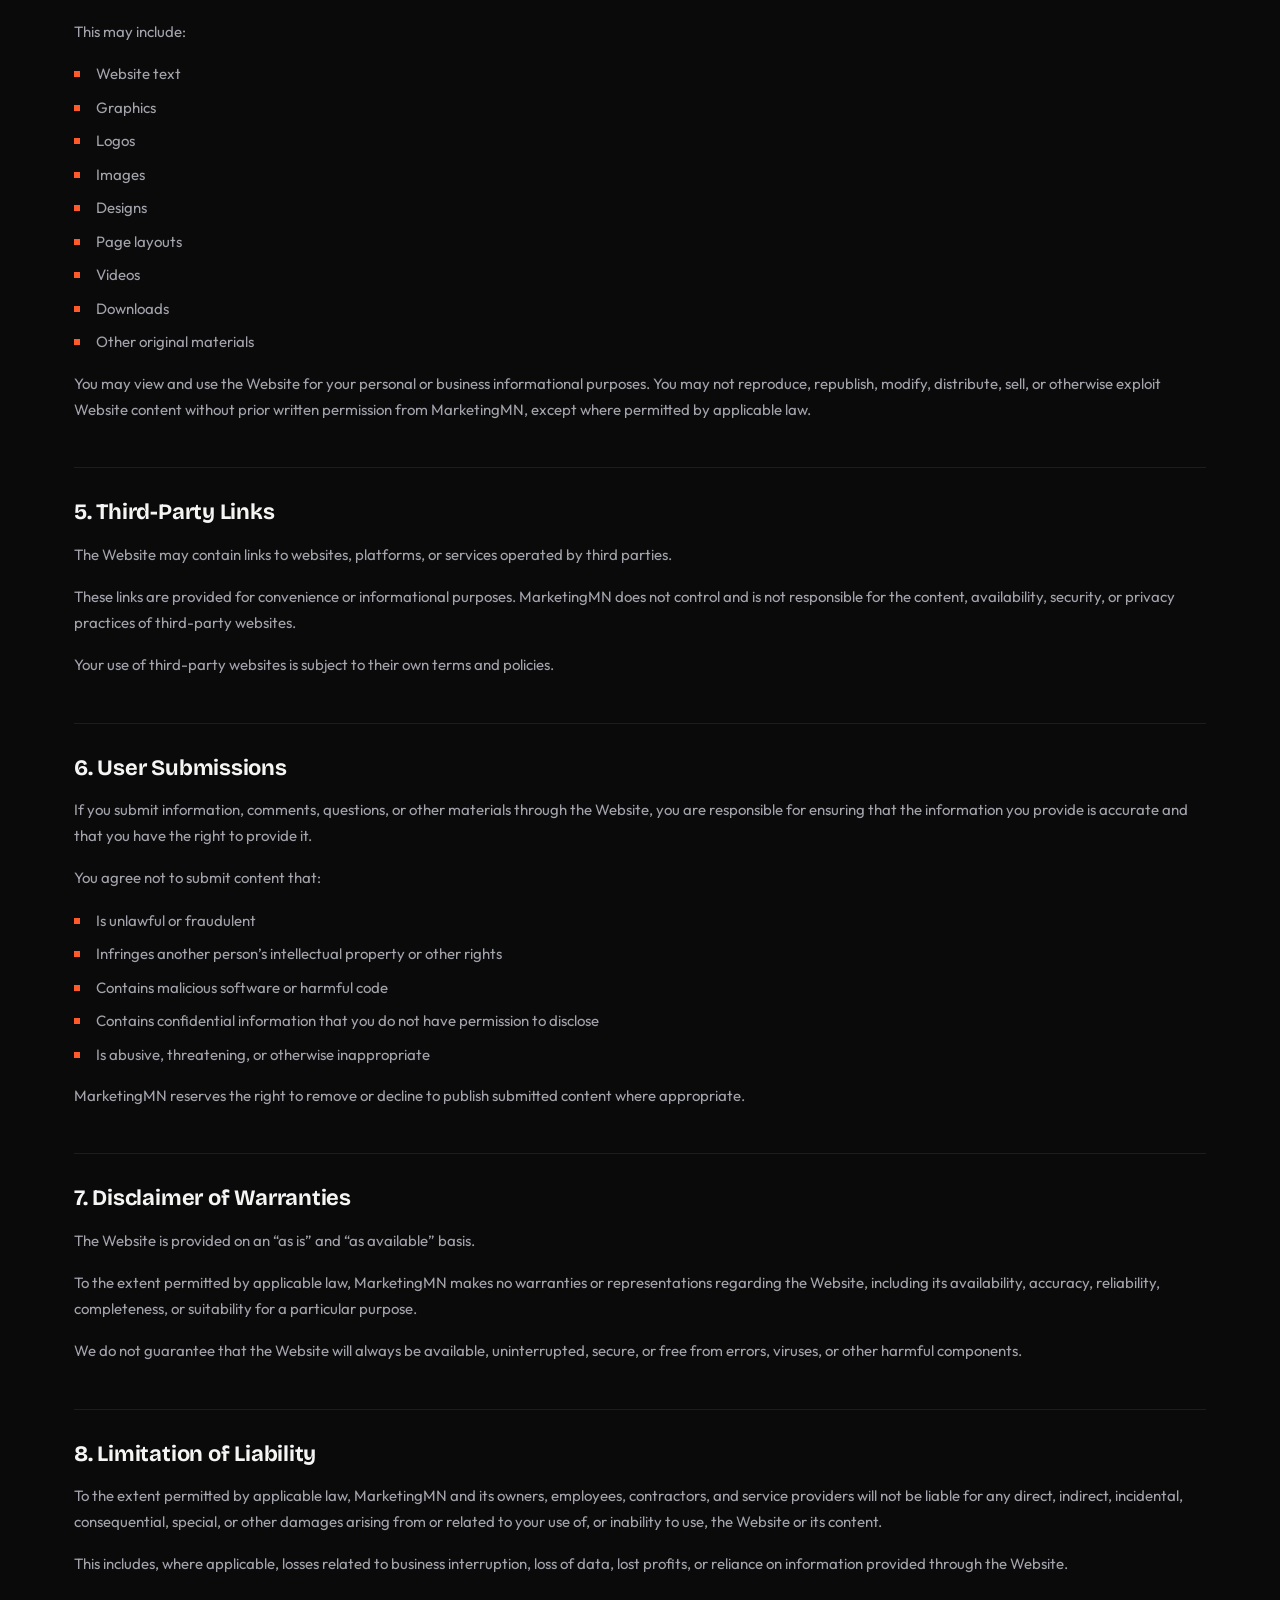
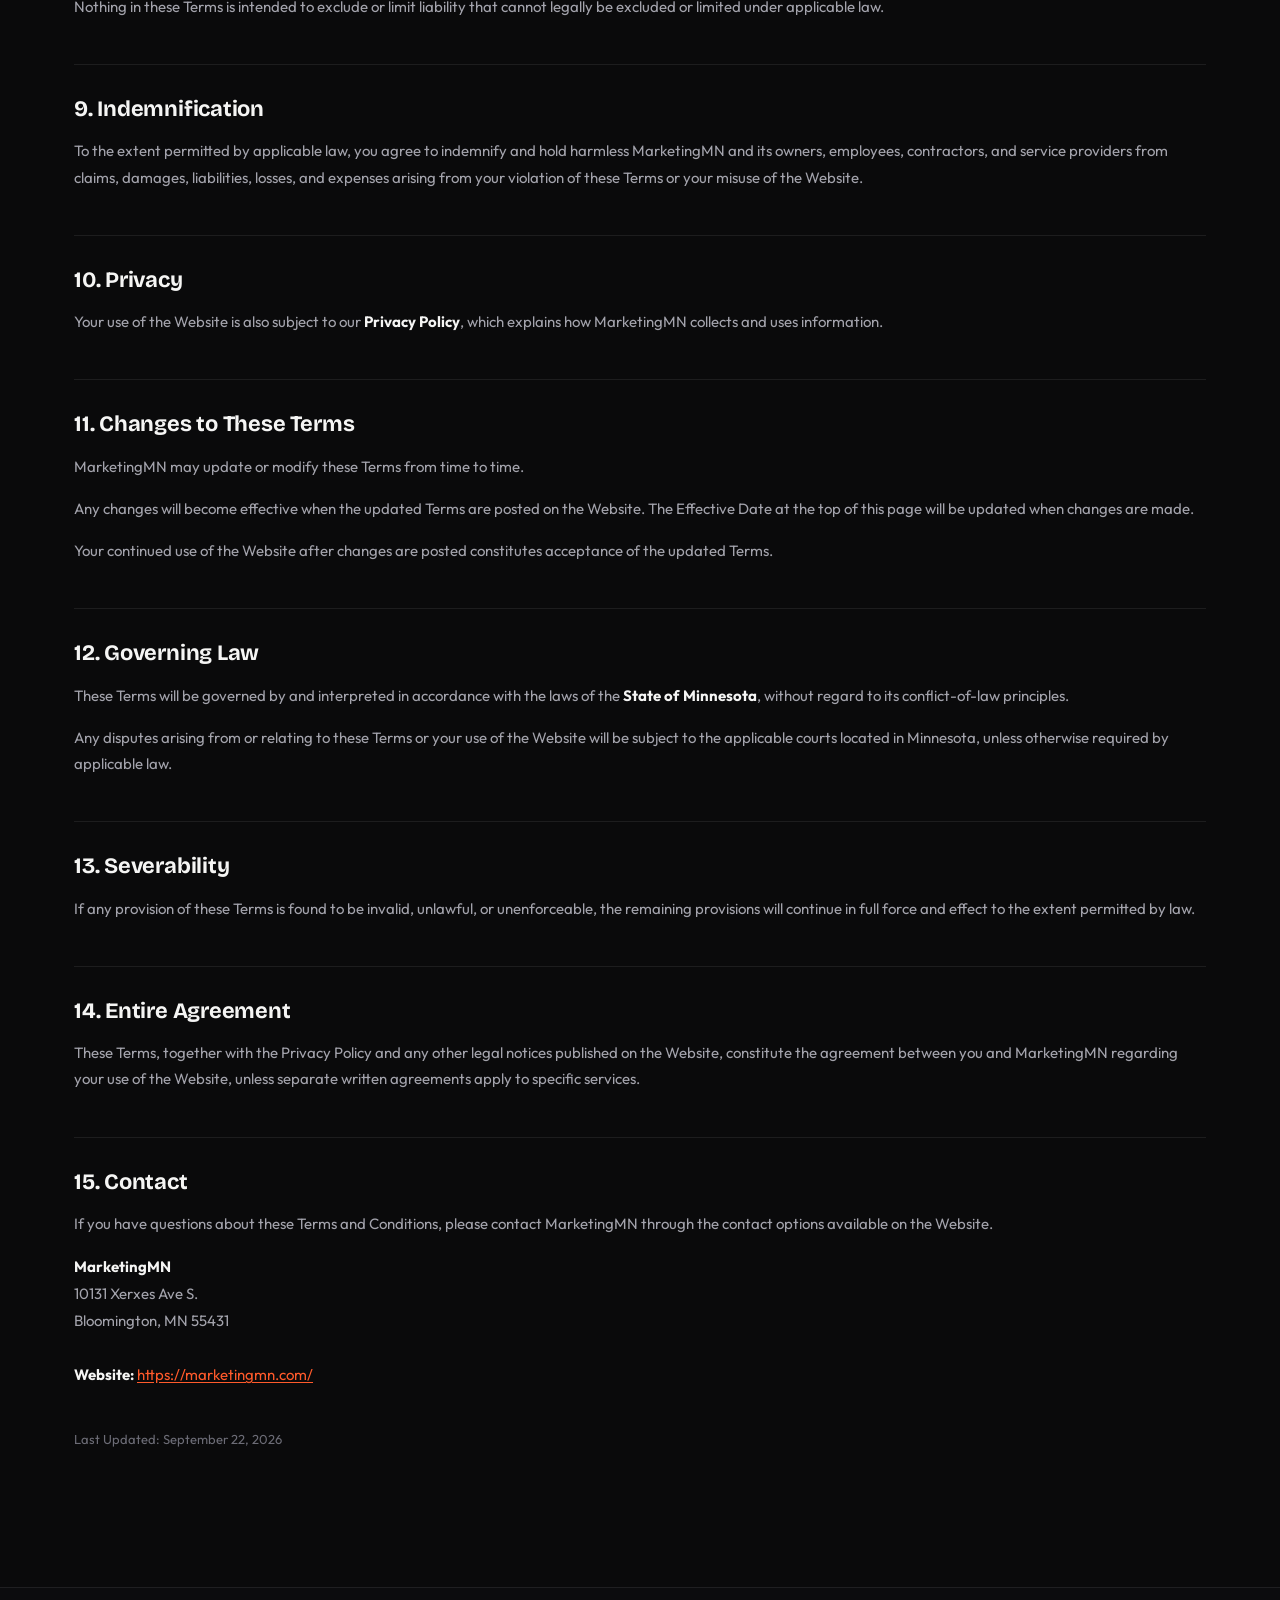
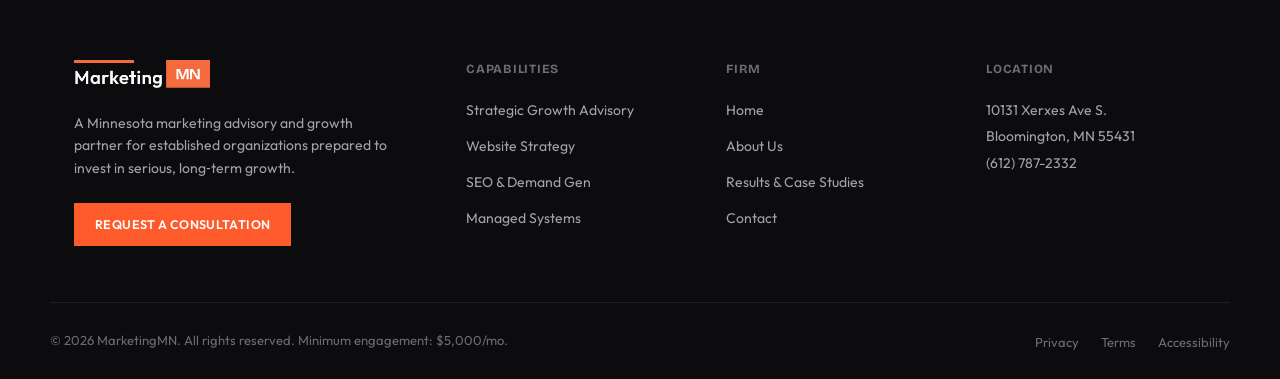
<file: terms/index.html>
<!DOCTYPE html>
<html lang="en">
<head>
  <title>Terms and Conditions | MarketingMN</title>
      <meta charset="UTF-8">
  <meta name="viewport" content="width=device-width, initial-scale=1.0">
  <link rel="apple-touch-icon" sizes="180x180" href="/apple-touch-icon.png">
<link rel="icon" type="image/png" sizes="32x32" href="/favicon-32x32.png">
<link rel="icon" type="image/png" sizes="16x16" href="/favicon-16x16.png">
<link rel="manifest" href="/site.webmanifest">
  <link rel="preconnect" href="https://fonts.googleapis.com">
  <link rel="preconnect" href="https://fonts.gstatic.com" crossorigin>
  <link href="https://fonts.googleapis.com/css2?family=Bricolage+Grotesque:opsz,wght@12..96,400..800&family=Outfit:wght@400;500;600;700;800&display=swap" rel="stylesheet">

  <link rel="stylesheet" href="https://cdnjs.cloudflare.com/ajax/libs/font-awesome/6.5.1/css/all.min.css" integrity="sha512-DTOQO9RWCH3ppGqcWaEA1BIZOC6xxalwEsw9c2QQeAIftl+Vegovlnee1c9QX4TctnWMn13TZye+giMm8e2LwA==" crossorigin="anonymous" referrerpolicy="no-referrer">

  <link rel="stylesheet" href="/assets/css/style.css">
  <meta name="robots" content="follow, index, max-snippet:-1, max-video-preview:-1, max-image-preview:large"/>
<script async src="https://www.googletagmanager.com/gtag/js?id=G-FC7THES9DJ"></script>
<script>
  window.dataLayer = window.dataLayer || [];
  function gtag(){dataLayer.push(arguments);}
  gtag('js', new Date());

  gtag('config', 'G-FC7THES9DJ');
</script>
</head>
<body>
  <header class="site-header">
  <div class="container header-inner">
    <a href="/" class="logo" aria-label="MarketingMN home">
      <img src="/assets/images/MarketingMN-Logo-White.png" alt="MarketingMN" class="logo-img">
    </a>

    <nav class="main-nav" id="main-nav" aria-label="Primary">
      <ul>
        <li><a href="/" class="nav-link">Home</a></li>
        <li><a href="/services/" class="nav-link">Services</a></li>
        <li><a href="/web-strategy/" class="nav-link">Web Strategy</a></li>
        <li><a href="/managed-systems/" class="nav-link">Managed Systems</a></li>
        <li><a href="/seo-growth/" class="nav-link">SEO &amp; Growth</a></li>
        <li><a href="/about/" class="nav-link">About</a></li>
        <li><a href="/results/" class="nav-link">Results</a></li>
      </ul>
    </nav>

    <a href="tel:6127872332" class="btn btn-primary btn-sm header-cta">(612) 787-2332</a>

    <button class="nav-toggle" id="nav-toggle" aria-expanded="false" aria-controls="main-nav" aria-label="Toggle navigation menu">
      <i class="fa-solid fa-bars" aria-hidden="true"></i>
    </button>
  </div>
</header>

  <main>
    <!-- HERO -->
    <section class="page-hero">
      <div class="container">
        <div class="page-hero-inner">
          <p class="eyebrow">Legal</p>
          <h1>Terms and Conditions</h1>
        </div>
      </div>
    </section>

    <!-- CONTENT -->
    <section class="section" id="terms-content">
      <div class="container">
        <div class="legal-content">
          <p class="legal-meta">Effective Date: September 22, 2026</p>

          <p class="legal-intro">Welcome to <strong>MarketingMN</strong>. These Terms and Conditions (&ldquo;Terms&rdquo;) govern your use of <a href="https://marketingmn.com/">https://marketingmn.com/</a> (the &ldquo;Website&rdquo;). By accessing or using the Website, you agree to be bound by these Terms. If you do not agree with these Terms, please do not use the Website.</p>

          <h2>1. Use of the Website</h2>
          <p>You may use the Website for lawful purposes and in accordance with these Terms.</p>
          <p>You agree not to:</p>
          <ul>
            <li>Use the Website for any unlawful or unauthorized purpose</li>
            <li>Attempt to gain unauthorized access to the Website or its systems</li>
            <li>Interfere with the operation or security of the Website</li>
            <li>Copy, reproduce, modify, or distribute Website content without permission</li>
            <li>Use automated systems to access or collect Website content in a manner that could damage or interfere with the Website</li>
            <li>Use the Website in a way that could negatively affect its availability, security, or performance</li>
          </ul>

          <h2>2. Website Content</h2>
          <p>The information and materials available on the Website are provided for general informational purposes.</p>
          <p>MarketingMN makes reasonable efforts to keep Website content accurate and up to date. However, we do not guarantee that all information is complete, accurate, current, or free from errors.</p>
          <p>Content on the Website may be changed, updated, or removed at any time without prior notice.</p>

          <h2>3. Marketing and SEO Information</h2>
          <p>Marketing, search engine optimization, website design, digital marketing, and related information published on the Website is provided for general informational and educational purposes.</p>
          <p>Results from marketing, SEO, advertising, website development, or other digital marketing activities can vary based on numerous factors. Information or examples presented on the Website should not be interpreted as a guarantee of specific business, traffic, ranking, lead, revenue, or other results.</p>
          <p>Any examples, case studies, statistics, or performance information presented on the Website are provided for illustrative or informational purposes and may not represent typical or guaranteed results.</p>

          <h2>4. Intellectual Property</h2>
          <p>Unless otherwise stated, the Website and its content are owned by or licensed to MarketingMN.</p>
          <p>This may include:</p>
          <ul>
            <li>Website text</li>
            <li>Graphics</li>
            <li>Logos</li>
            <li>Images</li>
            <li>Designs</li>
            <li>Page layouts</li>
            <li>Videos</li>
            <li>Downloads</li>
            <li>Other original materials</li>
          </ul>
          <p>You may view and use the Website for your personal or business informational purposes. You may not reproduce, republish, modify, distribute, sell, or otherwise exploit Website content without prior written permission from MarketingMN, except where permitted by applicable law.</p>

          <h2>5. Third-Party Links</h2>
          <p>The Website may contain links to websites, platforms, or services operated by third parties.</p>
          <p>These links are provided for convenience or informational purposes. MarketingMN does not control and is not responsible for the content, availability, security, or privacy practices of third-party websites.</p>
          <p>Your use of third-party websites is subject to their own terms and policies.</p>

          <h2>6. User Submissions</h2>
          <p>If you submit information, comments, questions, or other materials through the Website, you are responsible for ensuring that the information you provide is accurate and that you have the right to provide it.</p>
          <p>You agree not to submit content that:</p>
          <ul>
            <li>Is unlawful or fraudulent</li>
            <li>Infringes another person&rsquo;s intellectual property or other rights</li>
            <li>Contains malicious software or harmful code</li>
            <li>Contains confidential information that you do not have permission to disclose</li>
            <li>Is abusive, threatening, or otherwise inappropriate</li>
          </ul>
          <p>MarketingMN reserves the right to remove or decline to publish submitted content where appropriate.</p>

          <h2>7. Disclaimer of Warranties</h2>
          <p>The Website is provided on an &ldquo;as is&rdquo; and &ldquo;as available&rdquo; basis.</p>
          <p>To the extent permitted by applicable law, MarketingMN makes no warranties or representations regarding the Website, including its availability, accuracy, reliability, completeness, or suitability for a particular purpose.</p>
          <p>We do not guarantee that the Website will always be available, uninterrupted, secure, or free from errors, viruses, or other harmful components.</p>

          <h2>8. Limitation of Liability</h2>
          <p>To the extent permitted by applicable law, MarketingMN and its owners, employees, contractors, and service providers will not be liable for any direct, indirect, incidental, consequential, special, or other damages arising from or related to your use of, or inability to use, the Website or its content.</p>
          <p>This includes, where applicable, losses related to business interruption, loss of data, lost profits, or reliance on information provided through the Website.</p>
          <p>Nothing in these Terms is intended to exclude or limit liability that cannot legally be excluded or limited under applicable law.</p>

          <h2>9. Indemnification</h2>
          <p>To the extent permitted by applicable law, you agree to indemnify and hold harmless MarketingMN and its owners, employees, contractors, and service providers from claims, damages, liabilities, losses, and expenses arising from your violation of these Terms or your misuse of the Website.</p>

          <h2>10. Privacy</h2>
          <p>Your use of the Website is also subject to our <strong>Privacy Policy</strong>, which explains how MarketingMN collects and uses information.</p>

          <h2>11. Changes to These Terms</h2>
          <p>MarketingMN may update or modify these Terms from time to time.</p>
          <p>Any changes will become effective when the updated Terms are posted on the Website. The Effective Date at the top of this page will be updated when changes are made.</p>
          <p>Your continued use of the Website after changes are posted constitutes acceptance of the updated Terms.</p>

          <h2>12. Governing Law</h2>
          <p>These Terms will be governed by and interpreted in accordance with the laws of the <strong>State of Minnesota</strong>, without regard to its conflict-of-law principles.</p>
          <p>Any disputes arising from or relating to these Terms or your use of the Website will be subject to the applicable courts located in Minnesota, unless otherwise required by applicable law.</p>

          <h2>13. Severability</h2>
          <p>If any provision of these Terms is found to be invalid, unlawful, or unenforceable, the remaining provisions will continue in full force and effect to the extent permitted by law.</p>

          <h2>14. Entire Agreement</h2>
          <p>These Terms, together with the Privacy Policy and any other legal notices published on the Website, constitute the agreement between you and MarketingMN regarding your use of the Website, unless separate written agreements apply to specific services.</p>

          <h2>15. Contact</h2>
          <p>If you have questions about these Terms and Conditions, please contact MarketingMN through the contact options available on the Website.</p>
          <address class="legal-address">
            <strong>MarketingMN</strong><br>
            10131 Xerxes Ave S.<br>
            Bloomington, MN 55431<br><br>
            <strong>Website:</strong> <a href="https://marketingmn.com/">https://marketingmn.com/</a>
          </address>

          <p class="legal-meta" style="margin-top:40px;">Last Updated: September 22, 2026</p>
        </div>
      </div>
    </section>
  </main>

  <footer class="site-footer">
  <div class="container footer-top">
    <div class="footer-brand">
      <a href="/" class="logo" aria-label="MarketingMN home">
        <img src="/assets/images/MarketingMN-Logo-White.png" alt="MarketingMN" class="logo-img">
      </a>
      <p class="footer-tagline">A Minnesota marketing advisory and growth partner for established organizations prepared to invest in serious, long&#8209;term growth.</p>
      <a href="/contact/" class="btn btn-primary btn-sm">Request a Consultation</a>
    </div>

    <div class="footer-col">
      <h3 class="footer-heading">Capabilities</h3>
      <ul class="footer-links">
        <li><a href="/web-strategy/">Strategic Growth Advisory</a></li>
        <li><a href="/web-strategy/">Website Strategy</a></li>
        <li><a href="/seo-growth/">SEO &amp; Demand Gen</a></li>
        <li><a href="/managed-systems/">Managed Systems</a></li>
      </ul>
    </div>

    <div class="footer-col">
      <h3 class="footer-heading">Firm</h3>
      <ul class="footer-links">
        <li><a href="/about/">Home</a></li>
        <li><a href="/about/">About Us</a></li>
        <li><a href="/results/">Results &amp; Case Studies</a></li>
        <li><a href="/contact/">Contact</a></li>
      </ul>
    </div>

    <div class="footer-col">
      <h3 class="footer-heading">Location</h3>
      <address class="footer-address">
        10131 Xerxes Ave S. <br>
        Bloomington, MN 55431<br/>
        (612) 787-2332<br>
        <!--[Email Address] -->
      </address>
    </div>
  </div>

  <div class="container footer-bottom">
    <p>&copy; <span class="js-year">2026</span> MarketingMN. All rights reserved. Minimum engagement: $5,000/mo.</p>
    <ul class="footer-legal">
      <li><a href="/privacy/">Privacy</a></li>
      <li><a href="/terms/">Terms</a></li>
      <li><a href="/accessibility/">Accessibility</a></li>
    </ul>
  </div>
</footer>

<script src="/assets/js/main.js"></script>
<script>document.querySelectorAll(".js-year").forEach(function(e){e.textContent=new Date().getFullYear();});</script>
</body>
</html>
</file>
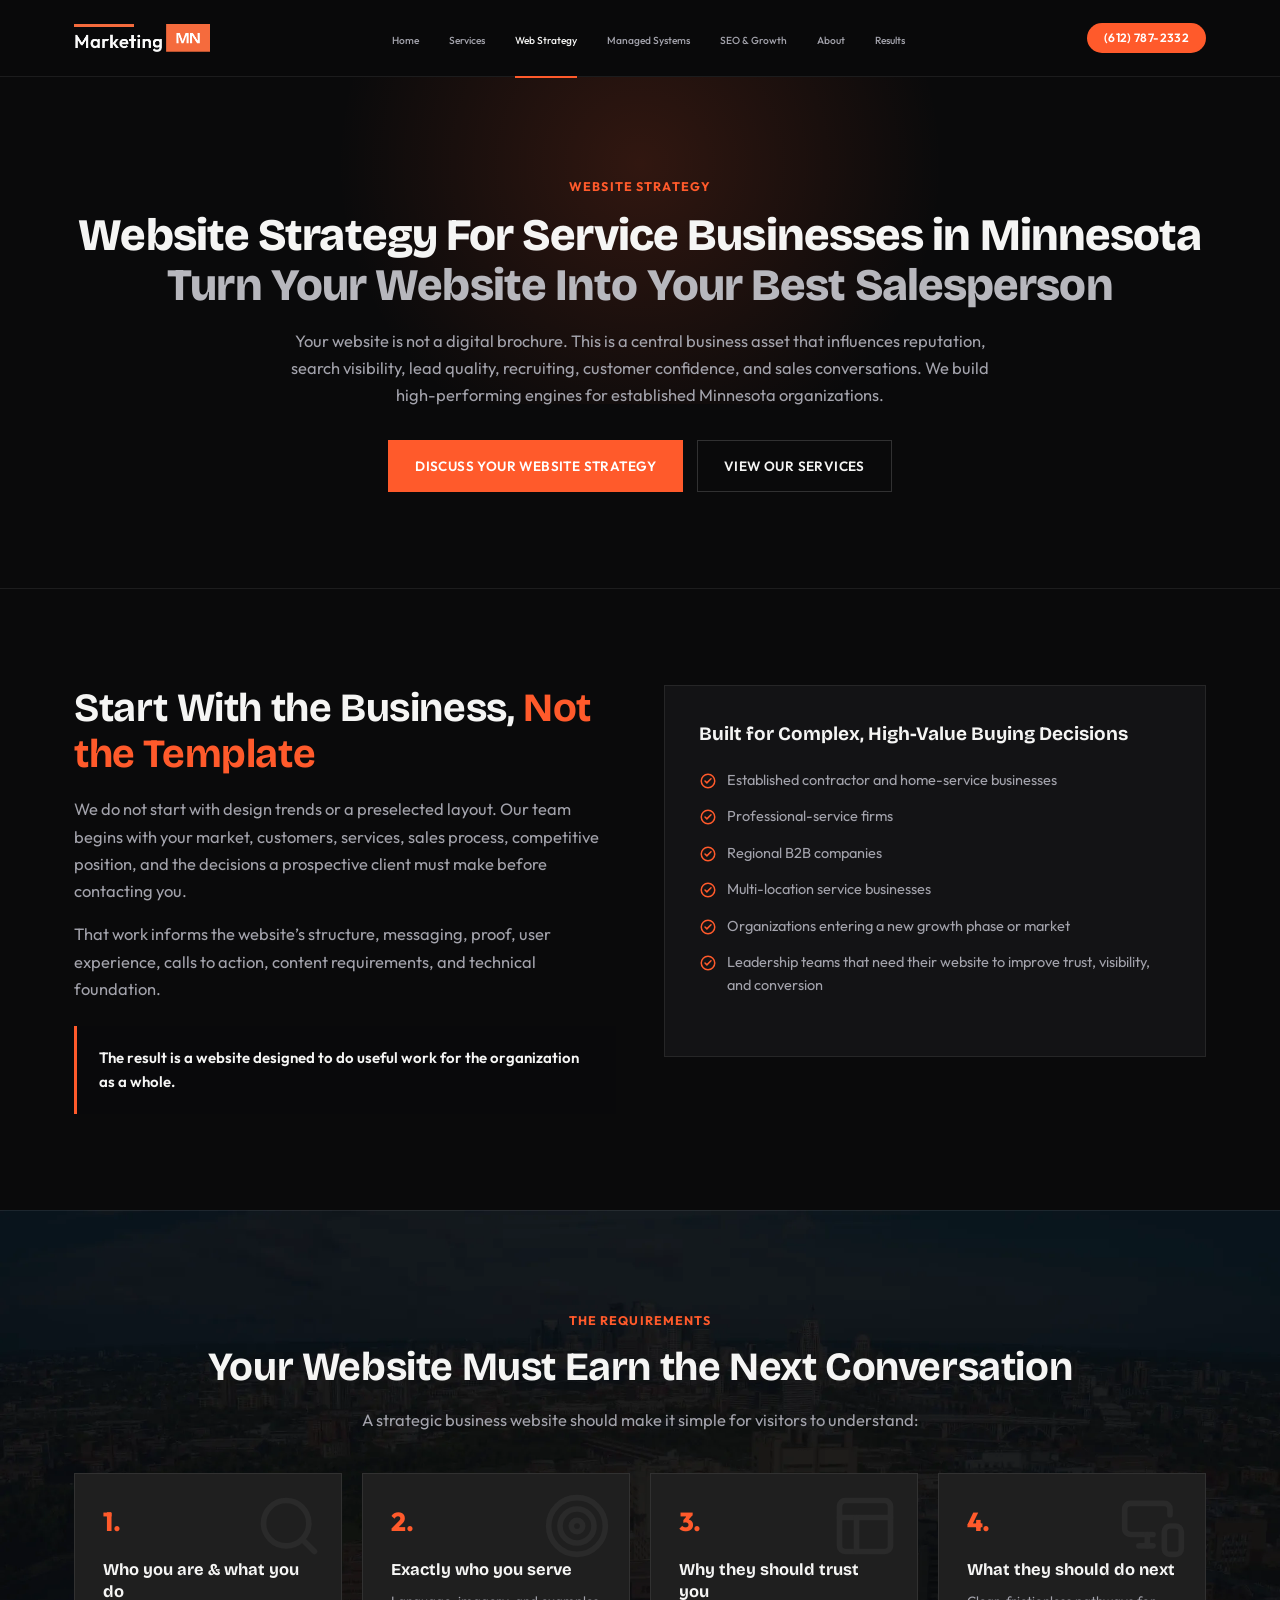
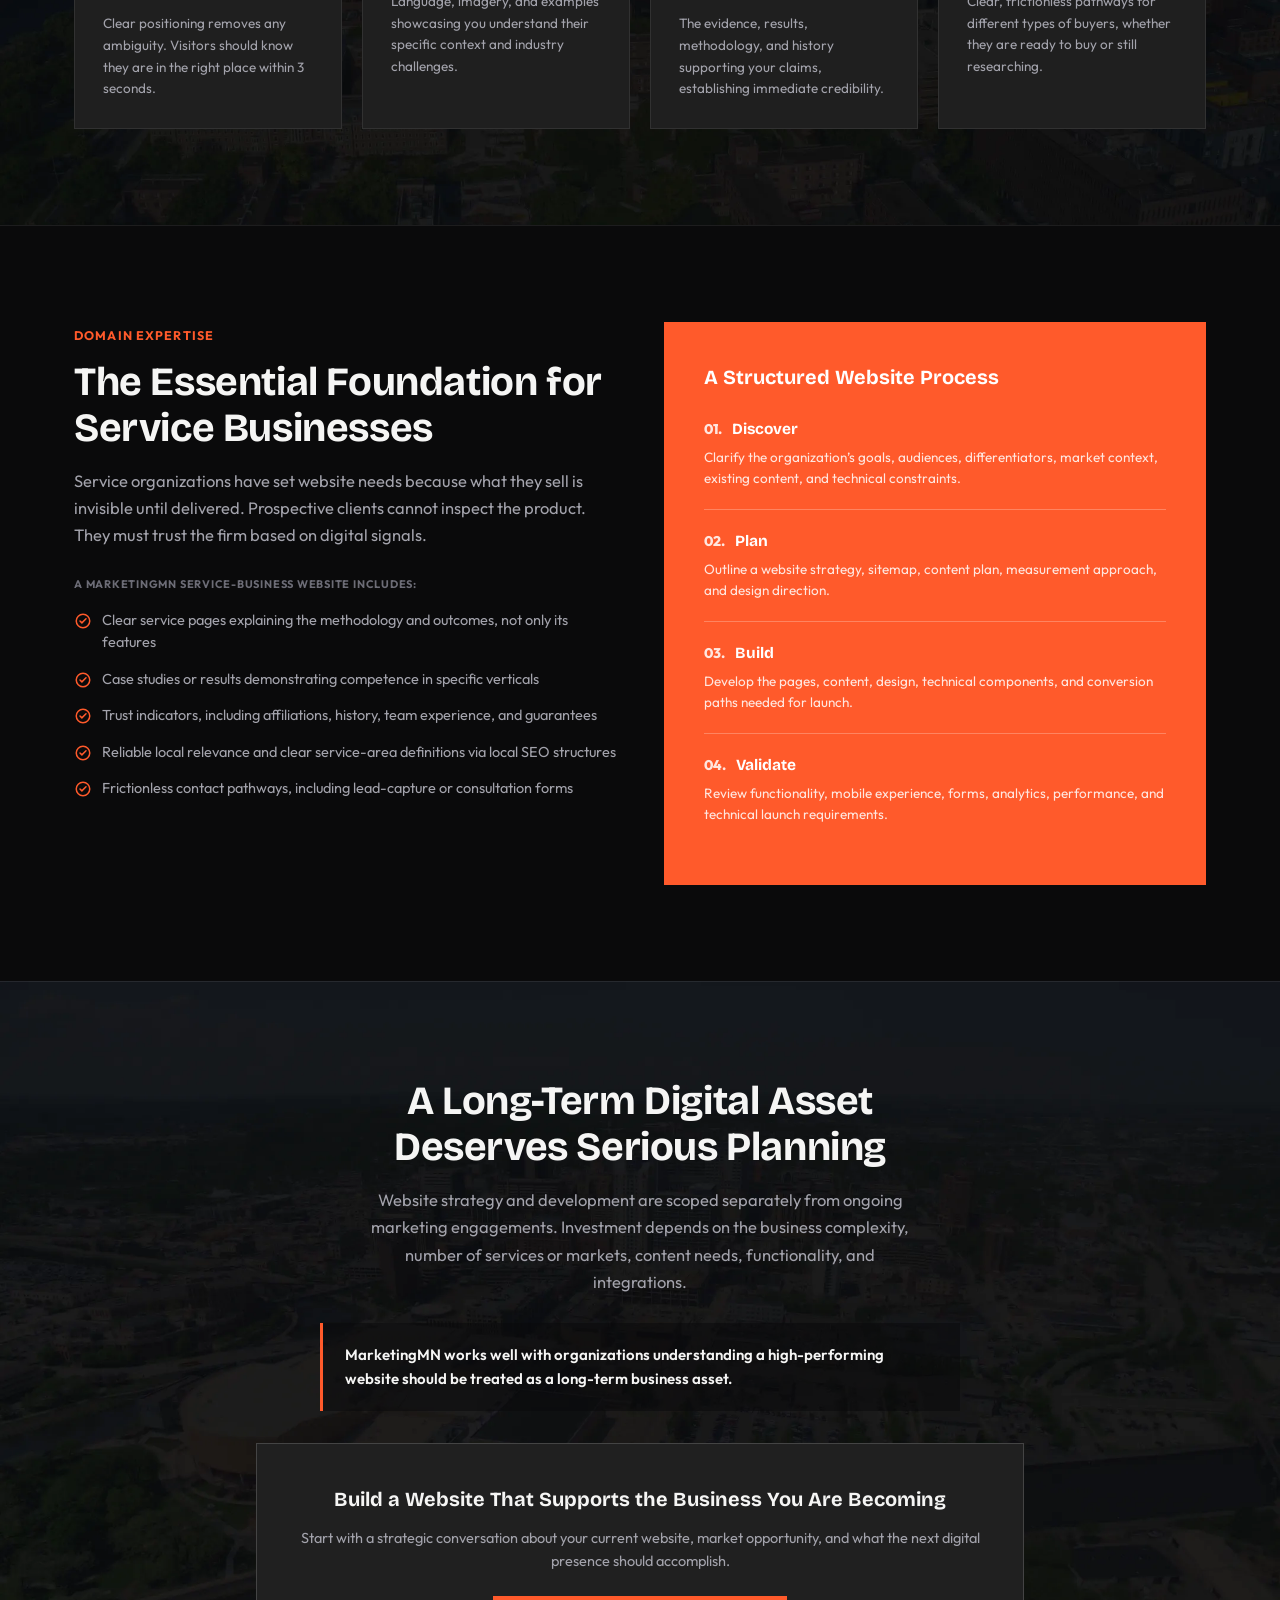
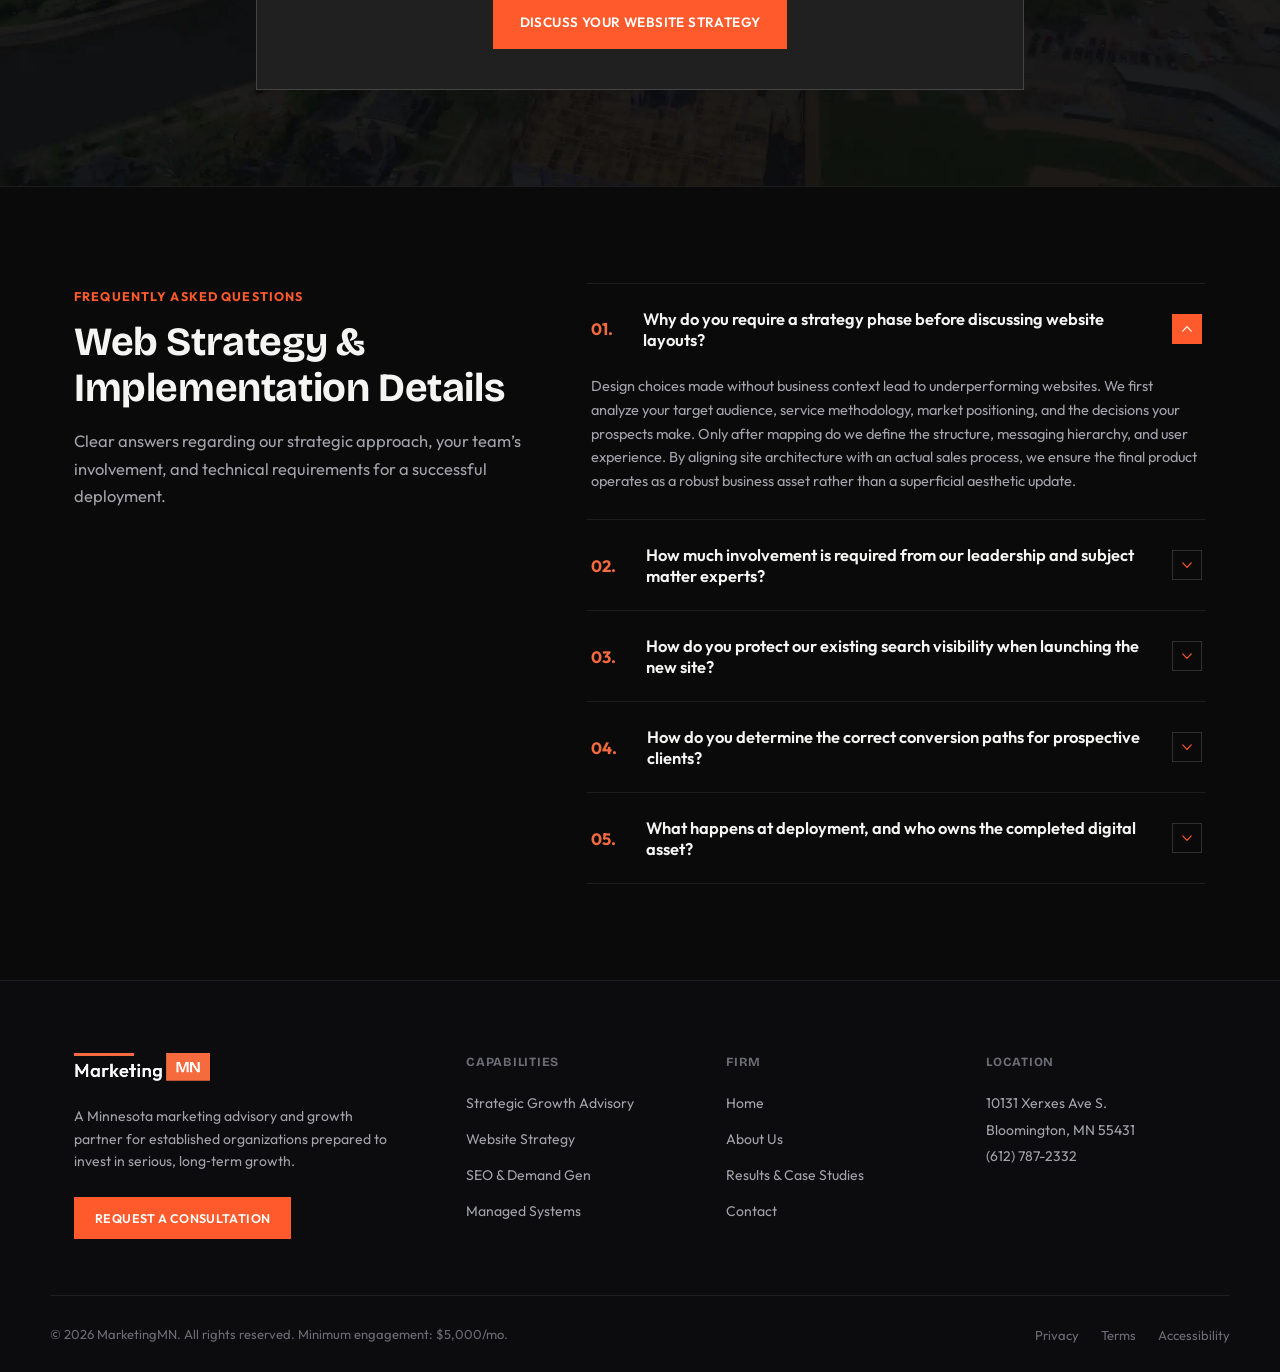
<file: web-strategy/index.html>
<!DOCTYPE html>
<html lang="en">
<head>
  <title>Website Strategy for Service Businesses in Minnesota | MarketingMN</title>
<meta name="description" content="Websites planned around your buyers, sales process, and proof, structured to earn trust, protect search equity, and generate qualified inquiries.">
<link rel="canonical" href="https://marketingmn.com/web-strategy/">
<meta property="og:title" content="Website Strategy for Service Businesses in Minnesota | MarketingMN">
<meta property="og:description" content="Websites planned around your buyers, sales process, and proof, structured to earn trust, protect search equity, and generate qualified inquiries.">
<meta property="og:url" content="https://marketingmn.com/web-strategy/">
<meta name="robots" content="follow, index, max-snippet:-1, max-video-preview:-1, max-image-preview:large"/>
<script async src="https://www.googletagmanager.com/gtag/js?id=G-FC7THES9DJ"></script>
<script>
  window.dataLayer = window.dataLayer || [];
  function gtag(){dataLayer.push(arguments);}
  gtag('js', new Date());

  gtag('config', 'G-FC7THES9DJ');
</script>
<!--schema-->
<script type="application/ld+json">
{
  "@context": "https://schema.org",
  "@graph": [
    {
      "@type": "ProfessionalService",
      "@id": "https://marketingmn.com/#organization",
      "name": "MarketingMN",
      "url": "https://marketingmn.com/",
      "logo": {
        "@type": "ImageObject",
        "url": "https://marketingmn.com/assets/images/MarketingMN-Logo-White.png"
      },
      "telephone": "+1-612-787-2332"
    },
    {
      "@type": "WebSite",
      "@id": "https://marketingmn.com/#website",
      "url": "https://marketingmn.com/",
      "name": "MarketingMN",
      "publisher": {
        "@id": "https://marketingmn.com/#organization"
      },
      "inLanguage": "en-US"
    },
    {
      "@type": "WebPage",
      "@id": "https://marketingmn.com/web-strategy/#webpage",
      "url": "https://marketingmn.com/web-strategy/",
      "name": "Website Strategy for Service Businesses in Minnesota | MarketingMN",
      "description": "Websites planned around your buyers, sales process, and proof, structured to earn trust, protect search equity, and generate qualified inquiries.",
      "isPartOf": {
        "@id": "https://marketingmn.com/#website"
      },
      "inLanguage": "en-US",
      "breadcrumb": {
        "@id": "https://marketingmn.com/web-strategy/#breadcrumb"
      },
      "mainEntity": {
        "@id": "https://marketingmn.com/web-strategy/#service"
      }
    },
    {
      "@type": "Service",
      "@id": "https://marketingmn.com/web-strategy/#service",
      "name": "Website Strategy",
      "serviceType": "Website strategy",
      "description": "A high-performing website is a business asset. It should support reputation, buyer confidence, recruiting, organic visibility, sales conversations, and long-term organizational growth.",
      "provider": {
        "@id": "https://marketingmn.com/#organization"
      },
      "areaServed": {
        "@type": "State",
        "name": "Minnesota",
        "sameAs": [
          "https://www.wikidata.org/wiki/Q1527",
          "https://en.wikipedia.org/wiki/Minnesota"
        ]
      },
      "audience": {
        "@type": "BusinessAudience",
        "audienceType": "Established Minnesota organizations"
      },
      "hasOfferCatalog": {
        "@type": "OfferCatalog",
        "name": "Structured website process",
        "itemListElement": [
          {
            "@type": "Offer",
            "itemOffered": {
              "@type": "Service",
              "name": "Discover",
              "description": "Clarify the organization's goals, audiences, differentiators, market context, existing content, and technical constraints."
            }
          },
          {
            "@type": "Offer",
            "itemOffered": {
              "@type": "Service",
              "name": "Plan",
              "description": "Outline a website strategy, sitemap, content plan, measurement approach, and design direction."
            }
          },
          {
            "@type": "Offer",
            "itemOffered": {
              "@type": "Service",
              "name": "Build",
              "description": "Develop the pages, content, design, technical components, and conversion paths needed for launch."
            }
          },
          {
            "@type": "Offer",
            "itemOffered": {
              "@type": "Service",
              "name": "Validate",
              "description": "Review functionality, mobile experience, forms, analytics, performance, and technical launch requirements."
            }
          }
        ]
      }
    },
    {
      "@type": "BreadcrumbList",
      "@id": "https://marketingmn.com/web-strategy/#breadcrumb",
      "itemListElement": [
        {
          "@type": "ListItem",
          "position": 1,
          "name": "Home",
          "item": "https://marketingmn.com/"
        },
        {
          "@type": "ListItem",
          "position": 2,
          "name": "Web Strategy",
          "item": "https://marketingmn.com/web-strategy/"
        }
      ]
    },
    {
      "@type": "FAQPage",
      "@id": "https://marketingmn.com/web-strategy/#faq",
      "isPartOf": {
        "@id": "https://marketingmn.com/web-strategy/#webpage"
      },
      "mainEntity": [
        {
          "@type": "Question",
          "name": "Why do you require a strategy phase before discussing website layouts?",
          "acceptedAnswer": {
            "@type": "Answer",
            "text": "Design choices made without business context lead to underperforming websites. We first analyze your target audience, service methodology, market positioning, and the decisions your prospects make. Only after mapping do we define the structure, messaging hierarchy, and user experience. By aligning site architecture with an actual sales process, we ensure the final product operates as a robust business asset rather than a superficial aesthetic update."
          }
        },
        {
          "@type": "Question",
          "name": "How much involvement is required from our leadership and subject matter experts?",
          "acceptedAnswer": {
            "@type": "Answer",
            "text": "Strategic websites require leadership involvement for establishing accurate positioning. While we handle structure, design, development, and conversion planning, we rely on your team for domain expertise. Leadership participates in discovery to clarify goals, with your experts reviewing service descriptions for technical accuracy. Such approach ensures the website authentically represents your capabilities and speaks credibly to sophisticated buyers, completely avoiding the thin, generic content found in typical template-driven sites."
          }
        },
        {
          "@type": "Question",
          "name": "How do you protect our existing search visibility when launching the new site?",
          "acceptedAnswer": {
            "@type": "Answer",
            "text": "Safeguarding your established search presence is crucial to our validation process. We audit your current website to identify pages with high search equity and map those assets directly to the new sitemap structure. During the build, we implement comprehensive technical redirects. Our launch protocol includes rigorous pre- and post-deployment checks for maintaining indexability while ensuring a seamless transition for search engines, carefully mitigating the risk of sudden traffic drops."
          }
        },
        {
          "@type": "Question",
          "name": "How do you determine the correct conversion paths for prospective clients?",
          "acceptedAnswer": {
            "@type": "Answer",
            "text": "High-value service decisions are rarely impulsive. We design conversion pathways recognizing where buyers are in their journey. For prospects ready to engage, we create frictionless contact or consultation forms. For those still evaluating your firm, we provide structured access to methodologies and trust indicators that build confidence over time. By addressing these varied intents during planning, we construct an architecture supporting immediate lead capture while effectively nurturing longer-term opportunities."
          }
        },
        {
          "@type": "Question",
          "name": "What happens at deployment, and who owns the completed digital asset?",
          "acceptedAnswer": {
            "@type": "Answer",
            "text": "Ownership, licensing, hosting, administrative access, and post-launch responsibilities should be clear before implementation begins. MarketingMN documents those details in the agreed scope. Launch readiness includes reviewing responsive behavior, important forms and technical requirements, analytics, redirects, and the responsibilities of each party. The objective is an orderly transition in which your team understands what is being delivered, what remains under active management, and what happens next."
          }
        }
      ]
    }
  ]
}
</script>

      <meta charset="UTF-8">
  <meta name="viewport" content="width=device-width, initial-scale=1.0">
  <link rel="apple-touch-icon" sizes="180x180" href="/apple-touch-icon.png">
<link rel="icon" type="image/png" sizes="32x32" href="/favicon-32x32.png">
<link rel="icon" type="image/png" sizes="16x16" href="/favicon-16x16.png">
<link rel="manifest" href="/site.webmanifest">
  <link rel="preconnect" href="https://fonts.googleapis.com">
  <link rel="preconnect" href="https://fonts.gstatic.com" crossorigin>
  <link href="https://fonts.googleapis.com/css2?family=Bricolage+Grotesque:opsz,wght@12..96,400..800&family=Outfit:wght@400;500;600;700;800&display=swap" rel="stylesheet">

  <link rel="stylesheet" href="https://cdnjs.cloudflare.com/ajax/libs/font-awesome/6.5.1/css/all.min.css" integrity="sha512-DTOQO9RWCH3ppGqcWaEA1BIZOC6xxalwEsw9c2QQeAIftl+Vegovlnee1c9QX4TctnWMn13TZye+giMm8e2LwA==" crossorigin="anonymous" referrerpolicy="no-referrer">

  <link rel="stylesheet" href="/assets/css/style.css">
</head>
<body>
  <header class="site-header">
  <div class="container header-inner">
    <a href="/" class="logo" aria-label="MarketingMN home">
      <img src="/assets/images/MarketingMN-Logo-White.png" alt="MarketingMN" class="logo-img">
    </a>

    <nav class="main-nav" id="main-nav" aria-label="Primary">
      <ul>
        <li><a href="/" class="nav-link">Home</a></li>
        <li><a href="/services/" class="nav-link">Services</a></li>
        <li><a href="/web-strategy/" class="nav-link active">Web Strategy</a></li>
        <li><a href="/managed-systems/" class="nav-link">Managed Systems</a></li>
        <li><a href="/seo-growth/" class="nav-link">SEO &amp; Growth</a></li>
        <li><a href="/about/" class="nav-link">About</a></li>
        <li><a href="/results/" class="nav-link">Results</a></li>
      </ul>
    </nav>

    <a href="tel:6127872332" class="btn btn-primary btn-sm header-cta">(612) 787-2332</a>

    <button class="nav-toggle" id="nav-toggle" aria-expanded="false" aria-controls="main-nav" aria-label="Toggle navigation menu">
      <i class="fa-solid fa-bars" aria-hidden="true"></i>
    </button>
  </div>
</header>

  <main>
    <!-- HERO -->
    <section class="page-hero">
      <div class="container">
        <div class="page-hero-inner">
          <p class="eyebrow">Website Strategy</p>
          <h1>Website Strategy For Service Businesses in Minnesota<br><span class="line-dim">Turn Your Website Into Your Best Salesperson</span></h1>
          <p class="lede">Your website is not a digital brochure. This is a central business asset that influences reputation, search visibility, lead quality, recruiting, customer confidence, and sales conversations. We build high-performing engines for established Minnesota organizations.</p>
          <div class="hero-actions-center">
            <a href="/contact/" class="btn btn-primary">Discuss Your Website Strategy</a>
            <a href="/services/" class="btn btn-outline">View Our Services</a>
          </div>
        </div>
      </div>
    </section>

    <!-- START WITH THE BUSINESS -->
    <section class="section" id="business-first">
      <div class="container split-grid">
        <div>
          <h2>Start With the Business,<span class="line-accent"> Not the Template</span></h2>
          <p class="lede">We do not start with design trends or a preselected layout. Our team begins with your market, customers, services, sales process, competitive position, and the decisions a prospective client must make before contacting you.</p>
          <p class="lede">That work informs the website’s structure, messaging, proof, user experience, calls to action, content requirements, and technical foundation.</p>
          <div class="note-box">
            <p>The result is a website designed to do useful work for the organization as a whole.</p>
          </div>
        </div>

        <div class="info-card">
          <h3>Built for Complex, High-Value Buying Decisions</h3>
          <ul class="check-list check-list--lg">
            <li><img src="[data-uri]" alt="Icon" width="18" height="18">Established contractor and home-service businesses</li>
            <li><img src="[data-uri]" alt="Icon" width="18" height="18">Professional-service firms</li>
            <li><img src="[data-uri]" alt="Icon" width="18" height="18">Regional B2B companies</li>
            <li><img src="[data-uri]" alt="Icon" width="18" height="18">Multi-location service businesses</li>
            <li><img src="[data-uri]" alt="Icon" width="18" height="18">Organizations entering a new growth phase or market</li>
            <li><img src="[data-uri]" alt="Icon" width="18" height="18">Leadership teams that need their website to improve trust, visibility, and conversion</li>
          </ul>
        </div>
      </div>
    </section>

    <!-- THE REQUIREMENTS (photographic background) -->
    <section class="section" id="requirements" style="background-image: url('/assets/images/requirements-bg.webp'); background-size: cover; background-position: center;">
      <div class="container">
        <div class="requirements-intro">
          <p class="eyebrow">The Requirements</p>
          <h2>Your Website Must Earn the Next Conversation</h2>
          <p class="lede">A strategic business website should make it simple for visitors to understand:</p>
        </div>

        <div class="requirements-grid">
          <div class="requirement-card">
            <img src="[data-uri]" alt="Icon" width="68" height="68" class="requirement-watermark">
            <span class="requirement-num">1.</span>
            <h4>Who you are &amp; what you do</h4>
            <p>Clear positioning removes any ambiguity. Visitors should know they are in the right place within 3 seconds.</p>
          </div>
          <div class="requirement-card">
            <img src="[data-uri]" alt="Icon" width="68" height="68" class="requirement-watermark">
            <span class="requirement-num">2.</span>
            <h4>Exactly who you serve</h4>
            <p>Language, imagery, and examples showcasing you understand their specific context and industry challenges.</p>
          </div>
          <div class="requirement-card">
            <img src="[data-uri]" alt="Icon" width="68" height="68" class="requirement-watermark">
            <span class="requirement-num">3.</span>
            <h4>Why they should trust you</h4>
            <p>The evidence, results, methodology, and history supporting your claims, establishing immediate credibility.</p>
          </div>
          <div class="requirement-card">
            <img src="[data-uri]" alt="Icon" width="68" height="68" class="requirement-watermark">
            <span class="requirement-num">4.</span>
            <h4>What they should do next</h4>
            <p>Clear, frictionless pathways for different types of buyers, whether they are ready to buy or still researching.</p>
          </div>
        </div>
      </div>
    </section>

    <!-- DOMAIN EXPERTISE -->
    <section class="section" id="domain-expertise">
      <div class="container domain-grid">
        <div>
          <p class="eyebrow">Domain Expertise</p>
          <h2>The Essential Foundation for Service Businesses</h2>
          <p class="lede">Service organizations have set website needs because what they sell is invisible until delivered. Prospective clients cannot inspect the product. They must trust the firm based on digital signals.</p>

          <p class="mini-label">A MarketingMN Service-Business Website Includes:</p>
          <ul class="check-list check-list--lg">
            <li><img src="[data-uri]" alt="Icon" width="18" height="18">Clear service pages explaining the methodology and outcomes, not only its features</li>
            <li><img src="[data-uri]" alt="Icon" width="18" height="18">Case studies or results demonstrating competence in specific verticals</li>
            <li><img src="[data-uri]" alt="Icon" width="18" height="18">Trust indicators, including affiliations, history, team experience, and guarantees</li>
            <li><img src="[data-uri]" alt="Icon" width="18" height="18">Reliable local relevance and clear service-area definitions via local SEO structures</li>
            <li><img src="[data-uri]" alt="Icon" width="18" height="18">Frictionless contact pathways, including lead-capture or consultation forms</li>
          </ul>
        </div>

        <div class="process-orange">
          <h3>A Structured Website Process</h3>

          <div class="process-step">
            <div class="process-step-header">
              <span class="process-step-num">01.</span>
              <h4>Discover</h4>
            </div>
            <p>Clarify the organization’s goals, audiences, differentiators, market context, existing content, and technical constraints.</p>
          </div>
          <div class="process-step">
            <div class="process-step-header">
              <span class="process-step-num">02.</span>
              <h4>Plan</h4>
            </div>
            <p>Outline a website strategy, sitemap, content plan, measurement approach, and design direction.</p>
          </div>
          <div class="process-step">
            <div class="process-step-header">
              <span class="process-step-num">03.</span>
              <h4>Build</h4>
            </div>
            <p>Develop the pages, content, design, technical components, and conversion paths needed for launch.</p>
          </div>
          <div class="process-step">
            <div class="process-step-header">
              <span class="process-step-num">04.</span>
              <h4>Validate</h4>
            </div>
            <p>Review functionality, mobile experience, forms, analytics, performance, and technical launch requirements.</p>
          </div>
        </div>
      </div>
    </section>

    <!-- LONG-TERM ASSET (photographic background) -->
    <section class="section" id="long-term-asset" style="background-image: url('/assets/images/long-term-asset-bg.webp'); background-size: cover; background-position: center;">
      <div class="container">
        <div class="requirements-intro">
          <h2>A Long-Term Digital Asset<br>Deserves Serious Planning</h2>
          <p class="lede">Website strategy and development are scoped separately from ongoing marketing engagements. Investment depends on the business complexity, number of services or markets, content needs, functionality, and integrations.</p>

          <div class="note-box note-box--center">
            <p>MarketingMN works well with organizations understanding a high-performing website should be treated as a long-term business asset.</p>
          </div>

          <div class="cta-card-dark">
            <h3>Build a Website That Supports the Business You Are Becoming</h3>
            <p>Start with a strategic conversation about your current website, market opportunity, and what the next digital presence should accomplish.</p>
            <a href="/contact/" class="btn btn-primary">Discuss Your Website Strategy</a>
          </div>
        </div>
      </div>
    </section>

    <!-- FAQ -->
    <section class="section" id="faq">
      <div class="container faq-grid">
        <div class="faq-intro">
          <p class="eyebrow">Frequently Asked Questions</p>
          <h2>Web Strategy &amp; Implementation Details</h2>
          <p class="lede">Clear answers regarding our strategic approach, your team’s involvement, and technical requirements for a successful deployment.</p>
        </div>

        <div class="faq-list">
          <div class="faq-item" data-open="false">
            <button class="faq-question" aria-expanded="false">
              <span class="faq-num">01.</span><span class="faq-question-text">Why do you require a strategy phase before discussing website layouts?</span>
              <span class="faq-icon"><img src="[data-uri]" alt="Icon" width="14" height="14"></span>
            </button>
            <div class="faq-answer">
              <p>Design choices made without business context lead to  underperforming websites. We first analyze your target audience, service methodology, market positioning, and the decisions your prospects make. Only after mapping do we define the structure, messaging hierarchy, and user experience. By aligning site architecture with an actual sales process, we ensure the final product operates as a robust business asset rather than a superficial aesthetic update.</p>
            </div>
          </div>

          <div class="faq-item" data-open="false">
            <button class="faq-question" aria-expanded="false">
              <span class="faq-num">02.</span><span class="faq-question-text">How much involvement is required from our leadership and subject matter experts?</span>
              <span class="faq-icon"><img src="[data-uri]" alt="Icon" width="14" height="14"></span>
            </button>
            <div class="faq-answer">
              <p>Strategic websites require leadership involvement for establishing accurate positioning. While we handle structure, design, development, and conversion planning, we rely on your team for domain expertise. Leadership participates in discovery to clarify goals, with your experts reviewing service descriptions for technical accuracy. Such approach ensures the website authentically represents your capabilities and speaks credibly to sophisticated buyers, completely avoiding the thin, generic content found in typical template-driven sites.</p>
            </div>
          </div>

          <div class="faq-item" data-open="false">
            <button class="faq-question" aria-expanded="false">
              <span class="faq-num">03.</span><span class="faq-question-text">How do you protect our existing search visibility when launching the new site?</span>
              <span class="faq-icon"><img src="[data-uri]" alt="Icon" width="14" height="14"></span>
            </button>
            <div class="faq-answer">
              <p>Safeguarding your established search presence is crucial to our validation process. We audit your current website to identify pages with high search equity and map those assets directly to the new sitemap structure. During the build, we implement comprehensive technical redirects. Our launch protocol includes rigorous pre- and post-deployment checks for maintaining indexability while ensuring a seamless transition for search engines, carefully mitigating the risk of sudden traffic drops.</p>
            </div>
          </div>

          <div class="faq-item" data-open="false">
            <button class="faq-question" aria-expanded="false">
              <span class="faq-num">04.</span><span class="faq-question-text">How do you determine the correct conversion paths for prospective clients?</span>
              <span class="faq-icon"><img src="[data-uri]" alt="Icon" width="14" height="14"></span>
            </button>
            <div class="faq-answer">
              <p>High-value service decisions are rarely impulsive. We design conversion pathways recognizing where buyers are in their journey. For prospects ready to engage, we create frictionless contact or consultation forms. For those still evaluating your firm, we provide structured access to methodologies and trust indicators that build confidence over time. By addressing these varied intents during planning, we construct an architecture supporting immediate lead capture while effectively nurturing longer-term opportunities.</p>
            </div>
          </div>

          <div class="faq-item" data-open="false">
            <button class="faq-question" aria-expanded="false">
              <span class="faq-num">05.</span><span class="faq-question-text">What happens at deployment, and who owns the completed digital asset?</span>
              <span class="faq-icon"><img src="[data-uri]" alt="Icon" width="14" height="14"></span>
            </button>
            <div class="faq-answer">
              <p>Ownership, licensing, hosting, administrative access, and post-launch responsibilities should be clear before implementation begins. MarketingMN documents those details in the agreed scope. Launch readiness includes reviewing responsive behavior, important forms and technical requirements, analytics, redirects, and the responsibilities of each party. The objective is an orderly transition in which your team understands what is being delivered, what remains under active management, and what happens next.</p>
            </div>
          </div>
        </div>
      </div>
    </section>
  </main>

  <footer class="site-footer">
  <div class="container footer-top">
    <div class="footer-brand">
      <a href="/" class="logo" aria-label="MarketingMN home">
        <img src="/assets/images/MarketingMN-Logo-White.png" alt="MarketingMN" class="logo-img">
      </a>
      <p class="footer-tagline">A Minnesota marketing advisory and growth partner for established organizations prepared to invest in serious, long&#8209;term growth.</p>
      <a href="/contact/" class="btn btn-primary btn-sm">Request a Consultation</a>
    </div>

    <div class="footer-col">
      <h3 class="footer-heading">Capabilities</h3>
      <ul class="footer-links">
        <li><a href="/web-strategy/">Strategic Growth Advisory</a></li>
        <li><a href="/web-strategy/">Website Strategy</a></li>
        <li><a href="/seo-growth/">SEO &amp; Demand Gen</a></li>
        <li><a href="/managed-systems/">Managed Systems</a></li>
      </ul>
    </div>

    <div class="footer-col">
      <h3 class="footer-heading">Firm</h3>
      <ul class="footer-links">
        <li><a href="/about/">Home</a></li>
        <li><a href="/about/">About Us</a></li>
        <li><a href="/results/">Results &amp; Case Studies</a></li>
        <li><a href="/contact/">Contact</a></li>
      </ul>
    </div>

    <div class="footer-col">
      <h3 class="footer-heading">Location</h3>
      <address class="footer-address">
        10131 Xerxes Ave S. <br>
        Bloomington, MN 55431<br/>
        (612) 787-2332<br>
        <!--[Email Address] -->
      </address>
    </div>
  </div>

  <div class="container footer-bottom">
    <p>&copy; <span class="js-year">2026</span> MarketingMN. All rights reserved. Minimum engagement: $5,000/mo.</p>
    <ul class="footer-legal">
      <li><a href="/privacy/">Privacy</a></li>
      <li><a href="/terms/">Terms</a></li>
      <li><a href="/accessibility/">Accessibility</a></li>
    </ul>
  </div>
</footer>

<script src="/assets/js/main.js"></script>
<script>document.querySelectorAll(".js-year").forEach(function(e){e.textContent=new Date().getFullYear();});</script>
</body>
</html>
</file>
<file: assets/css/style.css>
/* ==========================================================================
   MarketingMN — Design tokens
   ========================================================================== */
:root {
  --bg: #0a0a0b;
  --bg-alt: #0c0c0e;
  --surface: #131315;
  --surface-2: #18181b;
  --border: rgba(255, 255, 255, 0.08);
  --border-strong: rgba(255, 255, 255, 0.16);
  --text: #f5f5f4;
  --text-dim: #b7b7bd;
  --text-muted: #a3a3ac;
  --text-faint: #6c6c76;
  --accent: #ff5a2b;
  --accent-dark: #e0491d;
  --accent-soft: rgba(255, 90, 43, 0.12);
  --green: #22c55e;
  --radius-sm: 8px;
  --radius-md: 14px;
  --radius-lg: 22px;
  --container: 1180px;
  --font: 'Outfit', -apple-system, BlinkMacSystemFont, 'Segoe UI', sans-serif;
  --font-heading: 'Bricolage Grotesque', -apple-system, BlinkMacSystemFont, 'Segoe UI', sans-serif;
  --shadow-lg: 0 30px 80px -30px rgba(0, 0, 0, 0.6);
}

/* ==========================================================================
   Reset
   ========================================================================== */
*, *::before, *::after { box-sizing: border-box; }
html { scroll-behavior: smooth; }
body {
  margin: 0;
  font-family: var(--font);
  background: var(--bg);
  color: var(--text);
  line-height: 1.5;
  font-weight: 400;
  -webkit-font-smoothing: antialiased;
}
img { max-width: 100%; display: block; }
a { color: inherit; text-decoration: none; }
ul { list-style: none; margin: 0; padding: 0; }
h1, h2, h3, h4, p { margin: 0; }
h1, h2, h3, h4 { font-family: var(--font-heading); }
button { font-family: inherit; }

:focus-visible {
  outline: 2px solid var(--accent);
  outline-offset: 3px;
}

@media (prefers-reduced-motion: reduce) {
  *, *::before, *::after {
    animation-duration: 0.01ms !important;
    animation-iteration-count: 1 !important;
    transition-duration: 0.01ms !important;
    scroll-behavior: auto !important;
  }
}

.container {
  max-width: var(--container);
  margin: 0 auto;
  padding: 0 24px;
}

.eyebrow {
  display: inline-block;
  font-size: 12.5px;
  font-weight: 700;
  letter-spacing: 0.09em;
  text-transform: uppercase;
  color: var(--accent);
  margin-bottom: 14px;
}

.section {
  position: relative;
  padding: 96px 0;
  border-top: 1px solid var(--border);
}
#capabilities-list { border-top: none; }

.section--tight { padding: 72px 0; }

.section-head {
  max-width: 640px;
  margin-bottom: 48px;
}
.section-head--center { max-width: 620px; margin-left: auto; margin-right: auto; text-align: center; }

h2 {
  font-size: clamp(28px, 3.4vw, 40px);
  font-weight: 700;
  letter-spacing: -0.01em;
  line-height: 1.15;
}

.accent-text { color: var(--accent); }
.line-accent { color: var(--accent); }

.lede {
  color: var(--text-muted);
  font-size: 16.5px;
  line-height: 1.65;
  margin-top: 16px;
}

/* ==========================================================================
   Buttons
   ========================================================================== */
.btn {
  display: inline-flex;
  align-items: center;
  justify-content: center;
  gap: 8px;
  padding: 15px 26px;
  border-radius: var(--radius-sm);
  font-weight: 600;
  font-size: 13.5px;
  letter-spacing: 0.03em;
  text-transform: uppercase;
  border: 1px solid transparent;
  cursor: pointer;
  transition: background-color 0.18s ease, border-color 0.18s ease, color 0.18s ease;
  white-space: nowrap;
}
.btn-primary {
  background: var(--accent);
  color: #fff;
}
.btn-primary:hover { background: var(--accent-dark); }
.btn-outline {
  background: transparent;
  color: var(--text);
  border-color: var(--border-strong);
}
.btn-outline:hover { border-color: var(--accent); color: var(--accent); }
.btn-sm { padding: 11px 20px; font-size: 12.5px; }
.btn-link {
  display: inline-flex;
  align-items: center;
  gap: 8px;
  color: var(--accent);
  font-weight: 700;
  font-size: 13px;
  letter-spacing: 0.03em;
  text-transform: uppercase;
}
.btn-link i, .btn-link img { transition: transform 0.18s ease; }
.btn-link:hover i, .btn-link:hover img { transform: translateX(3px); }

/* ==========================================================================
   Header
   ========================================================================== */
.site-header {
  position: sticky;
  top: 0;
  z-index: 100;
  background: rgba(10, 10, 11, 0.85);
  backdrop-filter: blur(10px);
  border-bottom: 1px solid var(--border);
}
.header-inner {
  display: flex;
  align-items: center;
  justify-content: space-between;
  height: 76px;
  gap: 20px;
}
.logo {
  font-size: 18px;
  font-weight: 700;
  letter-spacing: -0.01em;
  display: inline-flex;
  align-items: center;
  gap: 6px;
  flex-shrink: 0;
}
.logo-img {
  height: 28px;
  width: auto;
  display: block;
}
.logo-badge {
  background: var(--accent);
  color: #fff;
  font-size: 12px;
  font-weight: 800;
  letter-spacing: 0.02em;
  padding: 3px 7px;
  border-radius: 5px;
}
.main-nav ul {
  display: flex;
  align-items: center;
  gap: 30px;
}
.nav-link {
  font-size: 0.8vw;
  font-weight: 500;
  color: var(--text-muted);
  transition: color 0.15s ease;
  position: relative;
  padding-bottom: 4px;
}
.nav-link:hover { color: var(--text); }
.nav-link.active { color: var(--text); }
.nav-link.active::after {
  content: "";
  position: absolute;
  left: 0; right: 0; bottom: -27px;
  height: 2px;
  background: var(--accent);
}
.header-cta {
  flex-shrink: 0;
  padding: 5px 16px;
  font-size: 12px;
  border-radius: 100px !important;
}
.nav-toggle {
  display: none;
  background: none;
  border: 1px solid var(--border-strong);
  color: var(--text);
  width: 42px;
  height: 42px;
  border-radius: var(--radius-sm);
  align-items: center;
  justify-content: center;
  font-size: 18px;
  cursor: pointer;
}

/* ==========================================================================
   Hero — left-aligned per mockup
   ========================================================================== */
.hero {
  position: relative;
  padding: 96px 0;
  overflow: hidden;
  border-top: none;
  text-align: left;
}
.hero::before {
  content: "";
  position: absolute;
  top: -20%;
  right: -10%;
  width: 640px;
  height: 640px;
  background: radial-gradient(circle, rgba(255, 90, 43, 0.16) 0%, rgba(255, 90, 43, 0) 70%);
  pointer-events: none;
}
.hero-inner {
  position: relative;
  max-width: 920px;
  text-align: left;
}
.hero h1 {
  font-size: clamp(38px, 5.2vw, 50px);
  font-weight: 800;
  line-height: 1.08;
  letter-spacing: -0.02em;
  text-align: left;
}
.hero h1 .line-dim { color: var(--text-dim); display: block; }
.hero p.lede { max-width: 600px; font-size: 17.5px; text-align: left; }
.hero-actions {
  display: flex;
  flex-wrap: wrap;
  justify-content: flex-start;
  align-items: center;
  gap: 14px;
  margin-top: 32px;
}
.hero-fineprint {
  margin-top: 28px;
  font-size: 12.5px;
  letter-spacing: 0.06em;
  text-transform: uppercase;
  color: var(--text-faint);
  font-weight: 600;
  text-align: left;
}
.hero-fineprint .dot { color: var(--accent); margin: 0 8px; }

/* ==========================================================================
   Omnichannel panel
   ========================================================================== */
.panel {
  position: relative;
  background: var(--surface);
  border: 1px solid var(--border);
  border-radius: var(--radius-lg);
  padding: 44px;
  margin-top: 56px;
}
#omnichannel {
  background: none;
  border: none;
  border-radius: 0;
  padding: 0;
}
.hero #omnichannel {
  padding: 44px;
  border: 1px solid var(--border);
}
.panel-header h3 {
  font-size: 24px;
  font-weight: 700;
  margin-top: 4px;
}
.panel-grid {
  display: grid;
  grid-template-columns: repeat(4, 1fr);
  gap: 20px;
  margin-top: 36px;
}
.mini-card {
  position: relative;
  overflow: hidden;
  border: 1px solid var(--border);
  border-radius: 0;
  padding: 28px;
}
.mini-card-content { position: relative; z-index: 1; }
.mini-watermark {
  position: absolute;
  top: 0;
  right: -10px;
  font-size: 92px;
  color: #191b1e;
  z-index: 0;
  pointer-events: none;
}
.mini-tag {
  display: inline-flex;
  align-items: center;
  gap: 6px;
  font-size: 11px;
  font-weight: 700;
  letter-spacing: 0.06em;
  text-transform: uppercase;
  color: var(--accent);
  margin-bottom: 14px;
}
.mini-tag i { font-size: 10px; }
.mini-tag--green { color: var(--green); }
.mini-tag--blue { color: #4343ff; }
.mini-tag--neutral { color: var(--text); }
.mini-card h4 {
  font-size: 16px;
  font-weight: 700;
  margin-bottom: 10px;
}
.mini-caption {
  display: flex;
  align-items: center;
  gap: 6px;
  font-size: 12.5px;
  color: var(--text-faint);
  margin-bottom: 12px;
}
.mini-caption i { font-size: 11px; }
.mini-card p.mini-desc {
  font-size: 13.5px;
  color: var(--text-muted);
  line-height: 1.55;
}
.panel-footer {
  display: flex;
  align-items: flex-end;
  justify-content: space-between;
  gap: 24px;
  margin-top: 36px;
  padding-top: 28px;
  border-top: 1px solid var(--border);
  flex-wrap: wrap;
}
.panel-footer p {
  color: var(--text-muted);
  font-size: 14.5px;
  max-width: 560px;
}

/* ==========================================================================
   Problem section (photographic background)
   ========================================================================== */
.problem-grid {
  display: grid;
  grid-template-columns: 1fr 1.1fr;
  gap: 64px;
  align-items: start;
}
.problem-copy p.lede { margin-top: 18px; }
.quote-box {
  margin-top: 32px;
  padding: 24px 26px;
  border-left: 3px solid var(--accent);
  background: rgba(10, 10, 11, 0.55);
  border-radius: 0 var(--radius-sm) var(--radius-sm) 0;
}
.quote-box p {
  font-style: italic;
  color: var(--text);
  font-size: 15.5px;
  line-height: 1.6;
}
.stack-list { display: flex; flex-direction: column; gap: 16px; }
.stack-item {
  display: flex;
  gap: 18px;
  padding: 24px;
  background: rgba(10, 10, 11, 0.6);
  border: 1px solid var(--border);
  border-radius: var(--radius-md);
}
.stack-icon {
  flex-shrink: 0;
  width: 44px;
  height: 44px;
  border-radius: 10px;
  background: none;
  color: var(--accent);
  display: flex;
  align-items: center;
  justify-content: center;
  font-size: 17px;
}
.stack-item h4 { font-size: 16.5px; font-weight: 700; margin-bottom: 6px; }
.stack-item p { font-size: 14px; color: var(--text-muted); line-height: 1.55; }

/* ==========================================================================
   Core capabilities
   ========================================================================== */
.cap-grid {
  display: grid;
  grid-template-columns: repeat(3, 1fr);
  gap: 24px;
}
.cap-card {
  padding: 32px;
  background: none;
  border: 1px solid #22252A80;
  border-radius: 0;
  display: flex;
  flex-direction: column;
  transition: border-color 0.2s ease;
}
.cap-card:hover { border-color: var(--border-strong); }
#capabilities .section-head {
  text-align: center;
  max-width: 620px;
  margin-left: auto;
  margin-right: auto;
}
.cap-icon {
  width: 48px;
  height: 48px;
  border-radius: 12px;
  background: none;
  color: var(--accent);
  display: flex;
  align-items: center;
  justify-content: center;
  font-size: 19px;
  margin-bottom: 22px;
}
.cap-card h3 { font-size: 19px; font-weight: 700; margin-bottom: 10px; }
.cap-card > p { color: var(--text-muted); font-size: 14.5px; line-height: 1.6; margin-bottom: 20px; }
.check-list { display: flex; flex-direction: column; gap: 10px; margin-bottom: 26px; }
.check-list li {
  display: flex;
  align-items: flex-start;
  gap: 10px;
  font-size: 14px;
  color: var(--text-muted);
}
.check-list i, .check-list img { color: var(--accent); margin-top: 3px; }
.cap-card .btn-link { margin-top: auto; }

/* ==========================================================================
   Approach split section — photographic background lives on the grid container
   ========================================================================== */
.approach-grid {
  display: grid;
  grid-template-columns: 1fr 1fr;
  gap: 40px;
  align-items: stretch;
}
.approach-panel {
  background: #090A0C;
  border: 1px solid var(--border);
  border-radius: 0;
  padding: 44px;
  display: flex;
  flex-direction: column;
  justify-content: center;
}
.approach-panel h2 { margin-bottom: 4px; }
.approach-panel p.lede { margin-bottom: 28px; }
.approach-panel .btn { align-self: flex-start; }
.approach-content { padding: 44px; }
.approach-content h2 { margin-bottom: 16px; }
.qualify-list { margin-top: 26px; display: flex; flex-direction: column; gap: 16px; }
.qualify-item {
  display: flex;
  gap: 14px;
  align-items: center;
}
.qualify-icon {
  flex-shrink: 0;
  display: flex;
  align-items: center;
  justify-content: center;
  margin-top: 2px;
}
.qualify-item p { color: var(--text-muted); font-size: 15px; line-height: 1.55; }

/* ==========================================================================
   Testimonials
   ========================================================================== */
.testimonial-head {
  display: flex;
  justify-content: space-between;
  align-items: flex-end;
  gap: 24px;
  flex-wrap: wrap;
  margin-bottom: 48px;
}
.placeholder-tag {
  display: inline-flex;
  align-items: center;
  gap: 6px;
  font-size: 11px;
  font-weight: 700;
  letter-spacing: 0.05em;
  text-transform: uppercase;
  color: var(--text-faint);
  border: 1px solid var(--border-strong);
  padding: 5px 10px;
  border-radius: 20px;
  margin-left: 12px;
  vertical-align: middle;
}
.testimonial-note {
  font-size: 13px;
  color: var(--text-faint);
  font-style: italic;
  max-width: 320px;
  text-align: right;
}
.testimonial-grid {
  display: grid;
  grid-template-columns: repeat(2, 1fr);
  gap: 30px;
}
.testimonial-card {
  position: relative;
  padding: 34px 30px 30px;
  background: none;
  border: 1px solid var(--border);
  border-radius: 0;
  display: flex;
  flex-direction: column;
}
.quote-mark {
  position: absolute;
  top: -18px;
  left: -16px;
  z-index: -1;
}
.testimonial-card p.quote-text {
  color: var(--text-muted);
  font-size: 14.5px;
  line-height: 1.6;
  font-style: italic;
  flex-grow: 1;
  margin-bottom: 24px;
}
.testimonial-meta { border-top: 1px solid var(--border); padding-top: 16px; }
.testimonial-meta .name { font-weight: 700; font-size: 14.5px; }
.testimonial-meta .role { color: var(--text-muted); font-size: 13px; margin-top: 2px; }
.testimonial-meta .verified {
  display: inline-flex;
  align-items: center;
  gap: 5px;
  font-size: 10.5px;
  font-weight: 700;
  letter-spacing: 0.05em;
  text-transform: uppercase;
  color: var(--text-faint);
  margin-top: 10px;
}
.testimonial-cta { text-align: center; margin-top: 44px; }

/* ==========================================================================
   CTA banner
   ========================================================================== */
.cta-banner .container {
  display: grid;
  grid-template-columns: 1fr 1fr;
  gap: 48px;
  align-items: center;
}
.cta-banner h2 { margin-bottom: 4px; }
.cta-banner p.lede { margin-bottom: 30px; }
.cta-image {
  border-radius: 0;
  overflow: hidden;
  border: 1px solid var(--border);
  box-shadow: var(--shadow-lg);
}
.cta-image img { width: 100%; height: 100%; object-fit: cover; aspect-ratio: 4 / 3; }

/* ==========================================================================
   FAQ
   ========================================================================== */
.faq-grid {
  display: grid;
  grid-template-columns: 0.85fr 1.15fr;
  gap: 56px;
  align-items: start;
}
.faq-list { display: flex; flex-direction: column; }
.faq-item {
  border-bottom: 1px solid var(--border);
}
.faq-item:first-child { border-top: 1px solid var(--border); }
.faq-question {
  width: 100%;
  background: none;
  border: none;
  color: var(--text);
  text-align: left;
  display: flex;
  align-items: center;
  justify-content: space-between;
  gap: 20px;
  padding: 24px 4px;
  font-size: 16.5px;
  font-weight: 600;
  cursor: pointer;
}
.faq-question .faq-question-text { flex: 1; }
.faq-num {
  color: #F56B3D;
  font-weight: 700;
  margin-right: 10px;
}
.faq-question .faq-icon {
  flex-shrink: 0;
  width: 30px;
  height: 30px;
  border-radius: 50%;
  border: 1px solid var(--border-strong);
  display: flex;
  align-items: center;
  justify-content: center;
  font-size: 12px;
  color: var(--accent);
  transition: transform 0.2s ease, background-color 0.2s ease;
}
.faq-item[data-open="true"] .faq-icon {
  background: var(--accent);
  color: #fff;
  border-color: var(--accent);
  transform: rotate(180deg);
}
.faq-item[data-open="true"] .faq-icon img {
  filter: brightness(0) invert(1);
}
.faq-answer {
  max-height: 0;
  overflow: hidden;
  transition: max-height 0.28s ease;
}
.faq-answer p {
  color: var(--text-muted);
  font-size: 14.5px;
  line-height: 1.65;
  padding: 0 4px 26px;
  max-width: 640px;
}

/* ==========================================================================
   Footer
   ========================================================================== */
.site-footer {
  border-top: 1px solid var(--border);
  background: var(--bg-alt);
  padding-top: 72px;
}
.footer-top {
  display: grid;
  grid-template-columns: 1.6fr 1fr 1fr 1fr;
  gap: 40px;
  padding-bottom: 56px;
}
.footer-tagline {
  color: var(--text-muted);
  font-size: 14px;
  line-height: 1.6;
  margin: 18px 0 24px;
  max-width: 320px;
}
.footer-heading {
  font-size: 12.5px;
  font-weight: 700;
  letter-spacing: 0.06em;
  text-transform: uppercase;
  color: var(--text-faint);
  margin-bottom: 18px;
}
.footer-links { display: flex; flex-direction: column; gap: 12px; }
.footer-links a { color: var(--text-muted); font-size: 14px; transition: color 0.15s ease; }
.footer-links a:hover { color: var(--text); }
.footer-address {
  font-style: normal;
  color: var(--text-muted);
  font-size: 14px;
  line-height: 1.9;
}
.footer-bottom {
  display: flex;
  justify-content: space-between;
  align-items: center;
  gap: 16px;
  flex-wrap: wrap;
  padding: 26px 0;
  border-top: 1px solid var(--border);
}
.footer-bottom p { color: var(--text-faint); font-size: 13px; }
.footer-legal { display: flex; gap: 22px; }
.footer-legal a { color: var(--text-faint); font-size: 13px; }
.footer-legal a:hover { color: var(--text-muted); }

/* ==========================================================================
   Simple placeholder page
   ========================================================================== */
.placeholder-page {
  padding: 140px 0 120px;
  text-align: center;
}
.placeholder-page h1 { font-size: clamp(30px, 4vw, 44px); font-weight: 800; margin-bottom: 16px; }
.placeholder-page p { color: var(--text-muted); max-width: 520px; margin: 0 auto 32px; }

/* ==========================================================================
   Services page — centered page hero
   ========================================================================== */
.page-hero {
  position: relative;
  padding: 96px 0;
  overflow: hidden;
  text-align: center;
}
.page-hero::before {
  content: "";
  position: absolute;
  top: -30%;
  left: 50%;
  transform: translateX(-50%);
  width: 720px;
  height: 480px;
  background: radial-gradient(circle, rgba(255, 90, 43, 0.16) 0%, rgba(255, 90, 43, 0) 70%);
  pointer-events: none;
}
.page-hero-inner { position: relative; max-width: 100%; margin: 0 auto; }
.page-hero h1 {
  font-size: clamp(34px, 4.6vw, 45px);
  font-weight: 800;
  line-height: 1.12;
  letter-spacing: -0.02em;
}
.page-hero h1 .line-accent { color: var(--accent);  }
.page-hero h1 .line-dim { color: var(--text-dim); display: block; }
.page-hero p.lede { max-width: 720px; margin-left: auto; margin-right: auto; font-size: 16.5px; }
.page-hero .hero-actions-center {
  display: flex;
  justify-content: center;
  flex-wrap: wrap;
  gap: 14px;
  margin-top: 32px;
}

/* ==========================================================================
   Services page — capabilities intro
   ========================================================================== */
.capabilities-intro {
  text-align: center;
  padding-bottom: 8px;
}
.capabilities-intro h2 { margin-bottom: 0; }
.capabilities-intro .line-accent { color: var(--accent); display: block; }
.capabilities-intro p.lede {
  max-width: 620px;
  margin-left: auto;
  margin-right: auto;
}

/* ==========================================================================
   Services page — capability blocks
   ========================================================================== */
.capability-block {
  display: grid;
  grid-template-columns: 1fr 1fr;
  gap: 48px;
  align-items: start;
}
.capability-block + .capability-block { margin-top: 88px; }
.capability-header {
  display: flex;
  align-items: center;
  gap: 14px;
  margin-bottom: 22px;
}
.capability-icon-badge {
  width: 44px;
  height: 44px;
  border-radius: 10px;
  background: none;
  border: none;
  padding: 0;
  color: var(--accent);
  display: flex;
  align-items: center;
  justify-content: center;
  font-size: 18px;
  flex-shrink: 0;
}
.capability-num {
  font-size: 14px;
  font-weight: 700;
  color: var(--text-faint);
  letter-spacing: 0.05em;
}
.capability-info h3 { font-size: 26px; font-weight: 700; margin-bottom: 14px; }
.capability-info > p.lede-block {
  color: var(--text-muted);
  font-size: 15px;
  line-height: 1.65;
  margin-bottom: 24px;
}
.capability-scenario {
  border-left: 3px solid var(--accent);
  background: var(--surface);
  padding: 20px 22px;
  border-radius: 0 var(--radius-sm) var(--radius-sm) 0;
  margin-bottom: 22px;
}
.capability-scenario .scenario-label {
  display: block;
  font-size: 11px;
  font-weight: 700;
  letter-spacing: 0.06em;
  text-transform: uppercase;
  color: var(--accent);
  margin-bottom: 8px;
}
.capability-scenario p {
  font-size: 14px;
  color: var(--text-muted);
  line-height: 1.6;
}

.deliverables-card {
  background: #1f1f1f;
  border: 1px solid var(--border);
  border-radius: 0;
  padding: 36px;
}
.deliverables-label {
  text-align: left;
  font-size: 11px;
  font-weight: 700;
  letter-spacing: 0.08em;
  text-transform: uppercase;
  color: #ff5a2b;
  margin-bottom: 26px;
}
.deliverables-grid {
  display: grid;
  grid-template-columns: 1fr 1fr;
  gap: 20px 24px;
}
.deliverable-item {
  display: flex;
  gap: 10px;
  align-items: flex-start;
  font-size: 14px;
  color: var(--text-muted);
  line-height: 1.5;
  background: #090A0C80;
  padding: 15px;
}
.deliverable-dot {
  flex-shrink: 0;
  width: 7px;
  height: 7px;
  border-radius: 2px;
  background: var(--accent);
  margin-top: 6px;
}

/* ==========================================================================
   Services page — process
   ========================================================================== */
.process-grid {
  display: grid;
  grid-template-columns: repeat(3, 1fr);
  gap: 24px;
  margin-top: 40px;
}
.process-card {
  position: relative;
  background: var(--surface);
  border: 1px solid var(--border);
  border-radius: 0;
  padding: 28px;
  overflow: hidden;
}
.process-card .process-num {
  position: absolute;
  top: 14px;
  right: 18px;
  font-size: 36px;
  font-weight: 800;
  color: rgba(255, 255, 255, 0.06);
  line-height: 1;
}
.process-card h4 { position: relative; font-size: 16px; font-weight: 700; margin-bottom: 10px; }
.process-card p { position: relative; font-size: 13.5px; color: var(--text-muted); line-height: 1.55; }

/* ==========================================================================
   Services page — investment (photographic background)
   ========================================================================== */
.investment-grid {
  display: grid;
  grid-template-columns: 1.1fr 0.9fr;
  gap: 48px;
  align-items: start;
}
.investment-copy p.lede { margin-bottom: 0; }
.investment-note {
  margin-top: 28px;
  border-left: 3px solid var(--accent);
  background: rgba(10, 10, 11, 0.55);
  padding: 18px 20px;
  border-radius: 0 var(--radius-sm) var(--radius-sm) 0;
  font-size: 13.5px;
  color: var(--text-muted);
  line-height: 1.6;
}
.investment-card {
  background: rgba(10, 10, 11, 0.88);
  border: 1px solid var(--border-strong);
  border-radius: 0;
  padding: 40px;
}
.investment-card h3 { font-size: 22px; font-weight: 700; margin-bottom: 14px; }
.investment-card p.lede { margin-bottom: 26px; }

/* ==========================================================================
   Reusable note / callout box (non-italic, left-accent-border)
   ========================================================================== */
.note-box {
  border-left: 3px solid var(--accent);
  background: rgba(10, 10, 11, 0.55);
  padding: 20px 22px;
  border-radius: 0 var(--radius-sm) var(--radius-sm) 0;
}
.note-box p {
  color: var(--text);
  font-size: 15px;
  font-weight: 600;
  line-height: 1.6;
}
.note-box--center { max-width: 640px; margin: 28px auto 0; text-align: left; }

/* ==========================================================================
   Reusable dark, centered CTA card
   ========================================================================== */
.cta-card-dark {
  background: #202020;
  border: 1px solid var(--border-strong);
  border-radius: var(--radius-lg);
  padding: 40px;
  max-width: 768px;
  margin: 32px auto 0;
  text-align: center;
}
.cta-card-dark h3 { font-size: 20px; font-weight: 700; margin-bottom: 12px; }
.cta-card-dark p {
  color: var(--text-muted);
  font-size: 14.5px;
  line-height: 1.6;
  margin-bottom: 24px;
}

/* ==========================================================================
   Reusable info card
   ========================================================================== */
.info-card {
  background: var(--surface);
  border: 1px solid var(--border);
  border-radius: var(--radius-md);
  padding: 34px;
}
.info-card h3 { font-size: 19px; font-weight: 700; margin-bottom: 20px; }

/* ==========================================================================
   Reusable check list — larger variant for longer lines
   ========================================================================== */
.check-list--lg { gap: 14px; }
.check-list--lg li { font-size: 14.5px; line-height: 1.55; }
.check-list--lg i { margin-top: 4px; }
.check-list--square .check-bullet {
  flex-shrink: 0;
  width: 8px;
  height: 8px;
  background: var(--accent);
  margin-top: 6px;
}
#infrastructure .info-card p.lede { margin-bottom: 20px; }

.mini-label {
  font-size: 11px;
  font-weight: 700;
  letter-spacing: 0.07em;
  text-transform: uppercase;
  color: var(--text-faint);
  margin: 28px 0 16px;
}

/* ==========================================================================
   Web Strategy page — split intro (Start With the Business)
   ========================================================================== */
.split-grid {
  display: grid;
  grid-template-columns: 1fr 1fr;
  gap: 48px;
  align-items: start;
}
.split-grid h2 { margin-bottom: 18px; }
.split-grid .lede + .lede { margin-top: 16px; }
.split-grid .note-box { margin-top: 24px; }

/* ==========================================================================
   Web Strategy page — requirements (photographic background)
   ========================================================================== */
.requirements-intro { text-align: center; }
.requirements-intro p.lede {
  max-width: 560px;
  margin-left: auto;
  margin-right: auto;
}
.requirements-grid {
  display: grid;
  grid-template-columns: repeat(4, 1fr);
  gap: 20px;
  margin-top: 40px;
  text-align: left;
}
.requirement-card {
  position: relative;
  overflow: hidden;
  background: #1f1f1f;
  border: 1px solid var(--border);
  padding: 28px;
}
.requirement-watermark {
  position: absolute;
  top: 18px;
  right: 18px;
  font-size: 68px;
  color: rgba(255, 255, 255, 0.06);
  z-index: 0;
  pointer-events: none;
}
.requirement-num {
  position: relative;
  z-index: 1;
  display: block;
  font-size: 26px;
  font-weight: 800;
  color: var(--accent);
  margin-bottom: 18px;
}
.requirement-card h4 { position: relative; z-index: 1; font-size: 16.5px; font-weight: 700; line-height: 1.35; margin-bottom: 10px; }
.requirement-card p { position: relative; z-index: 1; font-size: 13.5px; color: var(--text-muted); line-height: 1.6; }

/* ==========================================================================
   Web Strategy page — domain expertise + orange process card
   ========================================================================== */
.domain-grid {
  display: grid;
  grid-template-columns: 1fr 1fr;
  gap: 48px;
  align-items: start;
}
.process-orange {
  background: var(--accent);
  border-radius: var(--radius-lg);
  padding: 40px;
  color: #fff;
}
.process-orange h3 { font-size: 20px; font-weight: 700; margin-bottom: 8px; color: #fff; }
.process-step {
  padding: 20px 0;
  border-top: 1px solid rgba(255, 255, 255, 0.25);
}
.process-step:first-of-type { border-top: none; padding-top: 18px; }
.process-step-header {
  display: flex;
  align-items: baseline;
  gap: 10px;
  margin-bottom: 6px;
}
.process-step-num { font-weight: 800; font-size: 14px; opacity: 0.85; }
.process-step h4 { font-size: 15.5px; font-weight: 700; }
.process-step p { font-size: 13.5px; color: rgba(255, 255, 255, 0.85); line-height: 1.55; }

/* ==========================================================================
   Managed Systems page — core components (photographic background)
   ========================================================================== */
.components-grid {
  display: grid;
  grid-template-columns: repeat(4, 1fr);
  gap: 20px;
  margin-top: 40px;
  text-align: left;
}
.component-card {
  position: relative;
  overflow: hidden;
  background: #0d0f12;
  border: 1px solid var(--border);
  padding: 28px;
}
.component-watermark {
  position: absolute;
  top: 18px;
  right: 18px;
  font-size: 68px;
  color: rgba(255, 255, 255, 0.06);
  z-index: 0;
  pointer-events: none;
}
.component-icon-badge {
  position: relative;
  z-index: 1;
  width: 44px;
  height: 44px;
  background: none;
  border: none;
  color: var(--accent);
  display: flex;
  align-items: center;
  justify-content: center;
  font-size: 17px;
  margin-bottom: 20px;
}
.component-card h4 { position: relative; z-index: 1; font-size: 15.5px; font-weight: 700; margin-bottom: 8px; }
.component-card p { position: relative; z-index: 1; font-size: 13px; color: var(--text-muted); line-height: 1.55; }

/* ==========================================================================
   Managed Systems page — impact (solid orange card variant)
   ========================================================================== */
.impact-grid {
  display: grid;
  grid-template-columns: 1fr 1fr;
  gap: 48px;
  align-items: stretch;
}
.impact-orange-card {
  position: relative;
  overflow: hidden;
  background: var(--accent);
  border-radius: var(--radius-lg);
  padding: 40px;
  color: #fff;
  display: flex;
  flex-direction: column;
  justify-content: center;
}
.impact-orange-card::before {
  content: "";
  position: absolute;
  top: -70px;
  right: -70px;
  width: 300px;
  height: 300px;
  border-radius: 50% !important;
  background: radial-gradient(circle, rgba(255, 255, 255, 0.22) 0%, rgba(255, 255, 255, 0.08) 55%, rgba(255, 255, 255, 0) 75%);
  pointer-events: none;
}
.impact-orange-card h3 { position: relative; font-size: 27px; font-weight: 700; line-height: 1.25; margin-bottom: 20px; color: #fff; }
.impact-orange-card > p {
  position: relative;
  font-size: 15px;
  line-height: 1.7;
  color: rgba(255, 255, 255, 0.92);
  margin-bottom: 24px;
}
.impact-disclaimer {
  position: relative;
  background: #6B3A28;
  border: none;
  border-left: 3px solid rgba(255, 255, 255, 0.4);
  padding: 20px 22px;
  font-size: 13.5px;
  line-height: 1.65;
  color: rgba(255, 255, 255, 0.9);
}

/* ==========================================================================
   SEO & Growth page — centered quote card
   ========================================================================== */
.quote-card-center {
  background: rgba(10, 10, 11, 0.55);
  border: 1px solid var(--border);
  border-radius: var(--radius-md);
  padding: 28px 36px;
  max-width: 680px;
  margin: 28px auto 0;
  text-align: center;
}
.quote-card-center p {
  font-style: italic;
  color: var(--text);
  font-size: 16px;
  line-height: 1.6;
}

/* ==========================================================================
   SEO & Growth page — green checklist variant (AI section)
   ========================================================================== */
.check-list--green i { color: var(--green); }

.mini-label--first { margin-top: 0; }

.impact-orange-card > p:last-of-type { margin-bottom: 0; }
#impact .impact-orange-card > p:last-of-type { margin-bottom: 24px; }
#cta-environment .lede { margin-bottom: 24px; }

.ai-cta-row {
  display: grid;
  grid-template-columns: 1fr 1fr;
  gap: 48px;
  align-items: center;
  margin-top: 48px;
}

/* ==========================================================================
   SEO & Growth page — eyebrow with leading icon
   ========================================================================== */
.eyebrow-icon {
  display: inline-flex;
  align-items: center;
  gap: 8px;
}
.eyebrow-icon i { font-size: 13px; }

.warning-card-icon {
  width: 44px;
  height: 44px;
  border-radius: 10px;
  background: rgba(255, 255, 255, 0.16);
  color: #fff;
  display: flex;
  align-items: center;
  justify-content: center;
  font-size: 18px;
  margin-bottom: 20px;
  position: relative;
}

/* ==========================================================================
   About page — lead icon above a heading
   ========================================================================== */
.icon-lead {
  display: block;
  color: var(--accent);
  font-size: 26px;
  margin-bottom: 18px;
}

/* ==========================================================================
   About page — bio placeholder card
   ========================================================================== */
.bio-card {
  display: flex;
  gap: 16px;
  align-items: flex-start;
  background: var(--surface);
  border: 1px solid var(--border);
  border-radius: var(--radius-md);
  padding: 22px;
  margin-top: 24px;
}
.bio-avatar {
  width: 44px;
  height: 44px;
  border-radius: 50%;
  background: var(--surface-2);
  display: flex;
  align-items: center;
  justify-content: center;
  color: var(--text-faint);
  font-size: 17px;
  flex-shrink: 0;
}
.bio-card .bio-name { font-weight: 700; font-size: 14.5px; margin-bottom: 6px; }
.bio-card p.bio-desc { font-size: 13px; color: var(--text-muted); line-height: 1.55; }

/* ==========================================================================
   About page — checklist laid out as a 2-column grid
   ========================================================================== */
.check-list--grid {
  display: grid;
  grid-template-columns: 1fr 1fr;
  gap: 16px 24px;
}

/* ==========================================================================
   About page — outlined circular icon (for the orange card)
   ========================================================================== */
.icon-circle-outline {
  width: 44px;
  height: 44px;
  border-radius: 50%;
  border: 1px solid rgba(255, 255, 255, 0.4);
  display: flex;
  align-items: center;
  justify-content: center;
  color: #fff;
  font-size: 18px;
  margin-bottom: 20px;
}

/* ==========================================================================
   About page — commitment copy (plain text column, no card)
   ========================================================================== */
.commitment-copy .btn { margin-top: 28px; }

/* ==========================================================================
   About page — principles list
   ========================================================================== */
.principles-card {
  background: none;
  border: none;
  border-radius: var(--radius-lg);
  overflow: hidden;
  margin-top: 40px;
}
.principle-item {
  display: flex;
  gap: 28px;
  align-items: flex-start;
  padding: 32px 36px;
  border: 1px solid var(--border);
}
.principle-item + .principle-item { border-top: 1px solid var(--border); }
.principle-num {
  flex-shrink: 0;
  width: 56px;
  font-size: 38px;
  font-weight: 800;
  color: var(--accent);
  opacity: 0.35;
  line-height: 1;
}
.principle-item h4 { font-size: 17px; font-weight: 700; margin-bottom: 8px; }
.principle-item p { font-size: 14px; color: var(--text-muted); line-height: 1.6; }

/* ==========================================================================
   Results page — metric framework grid
   ========================================================================== */
.metric-grid {
  display: grid;
  grid-template-columns: repeat(3, 1fr);
  gap: 24px;
  margin-top: 40px;
  text-align: left;
}
.metric-card {
  position: relative;
  overflow: hidden;
  background: var(--surface);
  border: 1px solid var(--border);
  border-radius: var(--radius-md);
  padding: 28px;
}
.metric-icon {
  position: relative;
  z-index: 1;
  width: 40px;
  height: 40px;
  border-radius: 50%;
  background: none;
  border: none;
  color: var(--accent);
  display: flex;
  align-items: center;
  justify-content: center;
  font-size: 16px;
  margin-bottom: 18px;
}
.metric-watermark {
  position: absolute;
  top: 10px;
  right: 14px;
  font-size: 64px;
  color: rgba(255, 255, 255, 0.04);
  z-index: 0;
  pointer-events: none;
}
.metric-card h4 { position: relative; font-size: 16px; font-weight: 700; margin-bottom: 8px; }
.metric-card p { position: relative; font-size: 13.5px; color: var(--text-muted); line-height: 1.55; }

/* ==========================================================================
   Results page — case studies card (photographic background section)
   ========================================================================== */
.case-studies-card {
  background: rgba(10, 10, 11, 0.85);
  border: 1px solid var(--border-strong);
  border-radius: var(--radius-lg);
  padding: 48px;
  max-width: 760px;
  margin: 0 auto;
  text-align: center;
}
.case-studies-card .icon-lead {
  display: inline-block;
  margin: 0 auto 20px;
}
.case-studies-card h2 { margin-bottom: 0; }
.verified-box {
  text-align: left;
  background: rgba(255, 255, 255, 0.03);
  border: 1px solid var(--border);
  border-radius: var(--radius-md);
  padding: 24px 26px;
  margin: 28px 0;
}
.verified-box .verified-label {
  display: flex;
  align-items: center;
  gap: 10px;
  font-weight: 700;
  font-size: 15px;
  color: var(--text);
  margin-bottom: 10px;
}
.verified-box .verified-label i { color: var(--accent); font-size: 16px; }
.verified-box p { font-size: 13.5px; color: var(--text-muted); line-height: 1.6; }

/* ==========================================================================
   Contact page — direct contact card
   ========================================================================== */
.contact-grid {
  display: grid;
  grid-template-columns: 0.85fr 1.15fr;
  gap: 40px;
  align-items: start;
}
.contact-card {
  background: linear-gradient(160deg, rgba(24, 16, 11, 0.6), var(--surface));
  border: 1px solid var(--border);
  border-radius: var(--radius-lg);
  padding: 40px;
}
.contact-card h3 { font-size: 20px; font-weight: 700; margin-bottom: 28px; }
.contact-item { display: flex; gap: 16px; align-items: flex-start; }
.contact-item + .contact-item { margin-top: 24px; }
.contact-icon {
  flex-shrink: 0;
  width: 44px;
  height: 44px;
  border-radius: 10px;
  background: var(--surface-2);
  border: 1px solid var(--border-strong);
  color: var(--accent);
  display: flex;
  align-items: center;
  justify-content: center;
  font-size: 16px;
}
.contact-item .contact-label {
  font-size: 11px;
  font-weight: 700;
  letter-spacing: 0.06em;
  text-transform: uppercase;
  color: var(--text-faint);
  margin-bottom: 6px;
}
.contact-item .contact-value { font-size: 14.5px; color: var(--text); line-height: 1.6; }

.qualifications-card {
  margin-top: 24px;
  background: var(--surface);
  border: 1px solid var(--border);
  border-radius: var(--radius-lg);
  padding: 28px 30px;
}
.qualifications-card .qual-header {
  display: flex;
  align-items: center;
  gap: 10px;
  margin-bottom: 12px;
}
.qualifications-card .qual-header i { color: var(--accent); font-size: 16px; }
.qualifications-card .qual-label {
  font-size: 11.5px;
  font-weight: 700;
  letter-spacing: 0.06em;
  text-transform: uppercase;
  color: var(--accent);
}
.qualifications-card p { font-size: 14px; color: var(--text-muted); line-height: 1.6; }

/* ==========================================================================
   Contact page — request form
   ========================================================================== */
.form-card {
  background: var(--surface);
  border: 1px solid var(--border);
  border-radius: var(--radius-lg);
  padding: 48px;
}
.form-card h3 { font-size: 24px; font-weight: 700; margin-bottom: 32px; }
.form-grid {
  display: grid;
  grid-template-columns: 1fr 1fr;
  gap: 20px 24px;
  margin-bottom: 20px;
}
.form-field { display: flex; flex-direction: column; gap: 8px; }
.form-field--full { grid-column: 1 / -1; }
.form-field label {
  font-size: 11px;
  font-weight: 700;
  letter-spacing: 0.06em;
  text-transform: uppercase;
  color: var(--text-faint);
}
.form-field input,
.form-field select,
.form-field textarea {
  background: var(--surface-2);
  border: 1px solid var(--border-strong);
  border-radius: var(--radius-sm);
  padding: 14px 16px;
  color: var(--text);
  font-family: var(--font);
  font-size: 14.5px;
  outline: none;
  transition: border-color 0.15s ease;
  width: 100%;
  box-sizing: border-box;
}
.form-field input::placeholder,
.form-field textarea::placeholder { color: var(--text-faint); }
.form-field input:focus,
.form-field select:focus,
.form-field textarea:focus { border-color: var(--accent); }
.form-field textarea { resize: vertical; min-height: 140px; font-family: var(--font); }
.form-field select {
  appearance: none;
  -webkit-appearance: none;
  background-image: url("data:image/svg+xml;utf8,<svg xmlns='http://www.w3.org/2000/svg' width='12' height='8'><path d='M1 1l5 5 5-5' stroke='%23a3a3ac' stroke-width='1.5' fill='none' stroke-linecap='round' stroke-linejoin='round'/></svg>");
  background-repeat: no-repeat;
  background-position: right 16px center;
  padding-right: 40px;
  cursor: pointer;
}
.form-field select:invalid { color: var(--text-faint); }
.form-submit { width: 100%; margin-top: 8px; }
.form-fineprint {
  margin-top: 20px;
  font-size: 12.5px;
  color: var(--text-faint);
  line-height: 1.6;
  text-align: center;
}
.form-fineprint a { color: var(--text-muted); text-decoration: underline; }
.form-success {
  text-align: center;
  padding: 40px 20px;
}
.form-success i {
  color: var(--accent);
  font-size: 34px;
  margin-bottom: 16px;
  display: block;
}
.form-success h4 { font-size: 19px; font-weight: 700; margin-bottom: 10px; }
.form-success p { color: var(--text-muted); font-size: 14.5px; }

/* ==========================================================================
   Page-scoped overrides — Homepage: all buttons reduced ~20%
   ========================================================================== */
.page-home .btn {
  padding: 12px 21px;
  font-size: 10.8px;
}
.page-home .btn-sm {
  padding: 5px 16px;
  font-size: 12px;
}

/* ==========================================================================
   Global override — square corners everywhere, site-wide
   ========================================================================== */
* { border-radius: 0 !important; }

/* ==========================================================================
   Page-scoped overrides — SEO & Growth page
   ========================================================================== */
#methodology .requirements-intro p.lede { max-width: 772px; }
#methodology .quote-card-center { max-width: 816px; }

#framework .capability-block {
  padding: 32px;
  border: 1px solid var(--border);
}

#framework .deliverables-card {
  background: none;
  border: none;
  padding: 0;
}
#framework .deliverable-item {
  background: none;
  padding: 0;
}
#framework .deliverable-dot { display: none; }
#framework .deliverable-item::before {
  content: "\f00c";
  font-family: "Font Awesome 6 Free";
  font-weight: 900;
  color: var(--accent);
  font-size: 12px;
  flex-shrink: 0;
  margin-top: 2px;
}

/* ==========================================================================
   Page-scoped overrides — About page
   ========================================================================== */
#about-hero .page-hero-inner { max-width: 864px; }
#philosophy .requirements-intro p.lede { max-width: 672px; }
#philosophy .quote-card-center { max-width: 816px; }

.principle-num { color: #814f47; }
.principle-item { background: none; }
.principle-item + .principle-item { margin-top: 20px; }

#ai-future .ai-cta-row .lede { margin-bottom: 24px; }

#values .section-head { text-align: center; margin-left: auto; margin-right: auto; }

/* ==========================================================================
   Page-scoped overrides — Results page
   ========================================================================== */
#growth-goals .requirements-intro p.lede { margin-bottom: 24px; }

/* ==========================================================================
   Page-scoped overrides — Managed Systems page
   ========================================================================== */
#cta-environment .requirements-intro p.lede { max-width: 700px; }

/* ==========================================================================
   Legal / policy pages — readable long-form content
   ========================================================================== */
.legal-content {
  max-width: 100%;
  margin: 0 auto;
}
.legal-content .legal-meta {
  color: var(--text-faint);
  font-size: 13px;
  margin-bottom: 40px;
}
.legal-content .legal-intro {
  color: var(--text-muted);
  font-size: 15.5px;
  line-height: 1.7;
  margin-bottom: 8px;
}
.legal-content h2 {
  font-size: 22px;
  font-weight: 700;
  margin-top: 44px;
  margin-bottom: 16px;
  padding-top: 32px;
  border-top: 1px solid var(--border);
}
.legal-content h2:first-of-type { margin-top: 0; padding-top: 0; border-top: none; }
.legal-content h3 {
  font-size: 15px;
  font-weight: 700;
  letter-spacing: 0.02em;
  text-transform: uppercase;
  color: var(--accent);
  margin-top: 24px;
  margin-bottom: 10px;
}
.legal-content p {
  color: var(--text-muted);
  font-size: 15px;
  line-height: 1.75;
  margin-bottom: 16px;
}
.legal-content ul {
  margin: 0 0 16px;
  padding-left: 0;
}
.legal-content ul li {
  position: relative;
  list-style: none;
  padding-left: 22px;
  color: var(--text-muted);
  font-size: 15px;
  line-height: 1.7;
  margin-bottom: 8px;
}
.legal-content ul li::before {
  content: "";
  position: absolute;
  left: 0;
  top: 10px;
  width: 6px;
  height: 6px;
  background: var(--accent);
}
.legal-content a { color: var(--accent); text-decoration: underline; text-underline-offset: 2px; }
.legal-content strong { color: var(--text); }
.legal-content .legal-address {
  font-style: normal;
  color: var(--text-muted);
  font-size: 15px;
  line-height: 1.8;
}

/* ==========================================================================
   Responsive
   ========================================================================== */
@media (max-width: 1024px) {
  .panel-grid { grid-template-columns: repeat(2, 1fr); }
  .problem-grid { grid-template-columns: 1fr; gap: 40px; }
  .approach-grid { grid-template-columns: 1fr; }
  .cta-banner .container { grid-template-columns: 1fr; }
  .cta-image { order: -1; }
  .faq-grid { grid-template-columns: 1fr; gap: 32px; }
  .footer-top { grid-template-columns: 1fr 1fr; }
  .footer-brand { grid-column: 1 / -1; margin-bottom: 12px; }
  .capability-block { grid-template-columns: 1fr; gap: 28px; }
  .capability-block + .capability-block { margin-top: 64px; }
  .process-grid { grid-template-columns: repeat(2, 1fr); }
  .investment-grid { grid-template-columns: 1fr; }
  .split-grid { grid-template-columns: 1fr; gap: 32px; }
  .domain-grid { grid-template-columns: 1fr; gap: 32px; }
  .check-list--grid { grid-template-columns: 1fr; }
  .requirements-grid { grid-template-columns: repeat(2, 1fr); }
  .components-grid { grid-template-columns: repeat(2, 1fr); }
  .metric-grid { grid-template-columns: repeat(2, 1fr); }
  .impact-grid { grid-template-columns: 1fr; }
  .contact-grid { grid-template-columns: 1fr; }
  .ai-cta-row { grid-template-columns: 1fr; gap: 32px; }
}

@media (max-width: 860px) {
  .main-nav { display: none; }
  .header-cta { display: none; }
  .nav-toggle { display: flex; }

  .site-header.nav-open .main-nav {
    display: block;
    position: absolute;
    top: 76px;
    left: 0;
    right: 0;
    background: var(--bg);
    border-bottom: 1px solid var(--border);
    padding: 8px 24px 24px;
  }
  .site-header.nav-open .main-nav ul { flex-direction: column; align-items: flex-start; gap: 4px; }
  .site-header.nav-open .main-nav .nav-link { display: block; padding: 12px 0; width: 100%; }
  .nav-link.active::after { display: none; }
  .site-header.nav-open .header-cta {
    display: inline-flex;
    margin: 4px 24px 20px;
  }

  .cap-grid { grid-template-columns: 1fr; }
  .testimonial-grid { grid-template-columns: 1fr; }
  .deliverables-grid { grid-template-columns: 1fr; }
  .requirements-grid { grid-template-columns: 1fr; }
  .components-grid { grid-template-columns: 1fr; }
  .metric-grid { grid-template-columns: 1fr; }
  .header-cta { display: none !important;}
  .nav-link {font-size: 14px !important;}
}

@media (max-width: 640px) {
  .section { padding: 64px 0; }
  .panel { padding: 28px; }
  .panel-grid { grid-template-columns: 1fr; gap: 28px; }
  .panel-footer { flex-direction: column; align-items: flex-start; }
  .hero { padding: 56px 0; }
  .hero-actions { flex-direction: column; align-items: stretch; }
  .btn { width: 100%; }
  .approach-panel, .approach-content { padding: 28px; }
  .testimonial-head { flex-direction: column; align-items: flex-start; }
  .testimonial-note { text-align: left; }
  .footer-top { grid-template-columns: 1fr; }
  .footer-bottom { flex-direction: column; align-items: flex-start; }
  .page-hero { padding: 56px 0; }
  .process-grid { grid-template-columns: 1fr; }
  .deliverables-card { padding: 24px; }
  .process-orange, .info-card, .cta-card-dark, .impact-orange-card { padding: 26px; }
  .principle-item { padding: 24px; gap: 18px; }
  .principle-num { width: 40px; font-size: 28px; }
  .bio-card { flex-direction: column; }
  .case-studies-card { padding: 28px; }
  .form-card, .contact-card { padding: 28px; }
  .form-grid { grid-template-columns: 1fr; }
  .legal-content h2 { font-size: 19px; margin-top: 32px; padding-top: 24px; }
}
</file>
